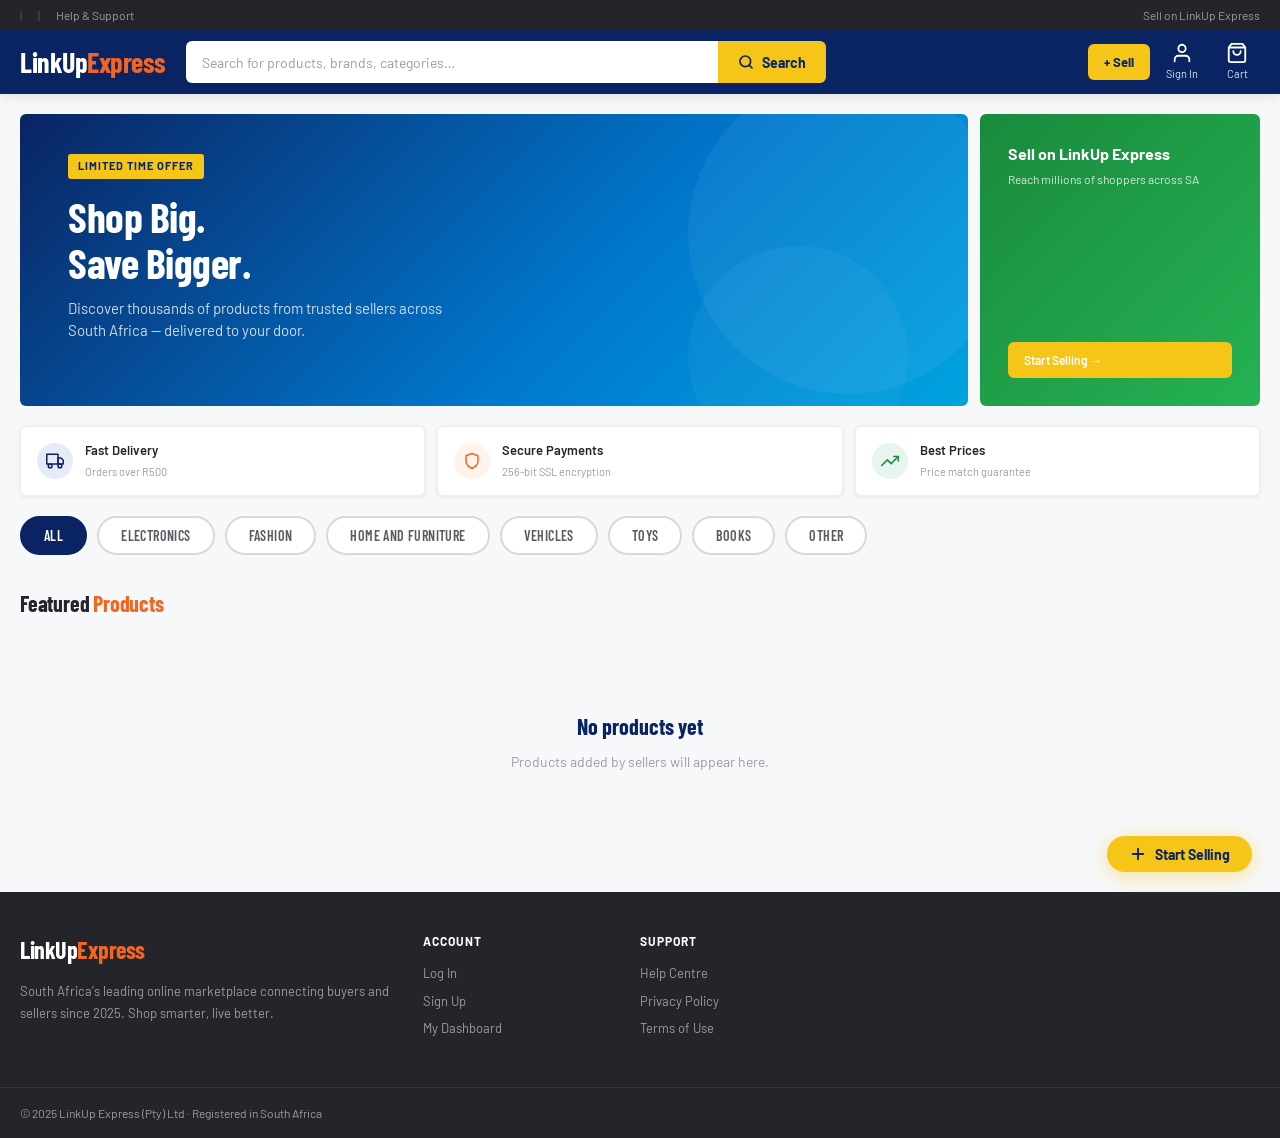
<file: index.html>
<!DOCTYPE html>
<html lang="en">
<head>
  <meta charset="UTF-8" />
  <meta name="viewport" content="width=device-width, initial-scale=1.0" />
  <title>LinkUp Express – South Africa's Online Marketplace</title>
  <link rel="preconnect" href="https://fonts.googleapis.com" />
  <link rel="preconnect" href="https://fonts.gstatic.com" crossorigin />
  <link href="https://fonts.googleapis.com/css2?family=Barlow:wght@400;500;600;700&family=Barlow+Condensed:wght@600;700&display=swap" rel="stylesheet" />
  <link rel="stylesheet" href="public/assets/css/shared.css" />
  <link rel="stylesheet" href="public/assets/css/index.css" />
  <style>
    /* ── User dropdown ── */
    .user-dropdown-trigger {
      display: flex; align-items: center; gap: 8px;
      padding: 6px 12px; background: transparent; border: none;
      cursor: pointer; color: var(--white); border-radius: var(--radius);
      font-family: var(--font); font-size: 13px; font-weight: 600;
      transition: background .15s;
    }
    .user-dropdown-trigger:hover { background: rgba(255,255,255,.10); }
    .user-avatar {
      width: 30px; height: 30px; border-radius: 50%;
      background: var(--yellow); color: var(--blue);
      font-weight: 700; font-size: 14px;
      display: flex; align-items: center; justify-content: center;
      flex-shrink: 0;
    }
    .user-dropdown-menu {
      position: absolute; top: calc(100% + 8px); right: 0;
      background: var(--white); border: 1px solid var(--gray-100);
      border-radius: 10px; box-shadow: 0 8px 30px rgba(0,0,0,.15);
      min-width: 220px; z-index: 200; overflow: hidden;
    }
    .dropdown-user-info { padding: 14px 16px; background: var(--blue-light); }
    .dropdown-name  { font-weight: 700; font-size: 14px; color: var(--blue); }
    .dropdown-email { font-size: 11px; color: var(--gray-400); margin-top: 2px; word-break: break-all; }
    .dropdown-role-badge {
      display: inline-block; margin-top: 6px;
      background: var(--yellow-light); color: var(--yellow-dark);
      font-size: 11px; font-weight: 700; padding: 2px 10px; border-radius: 10px;
    }
    .dropdown-divider { height: 1px; background: var(--gray-100); }
    .dropdown-item {
      display: flex; align-items: center; gap: 10px;
      padding: 11px 16px; font-size: 13px; font-weight: 500;
      color: var(--gray-800); transition: background .12s;
      text-decoration: none; width: 100%; background: none;
      border: none; cursor: pointer; font-family: var(--font); text-align: left;
    }
    .dropdown-item svg { width: 16px; height: 16px; color: var(--gray-400); flex-shrink: 0; }
    .dropdown-item:hover { background: var(--gray-50); color: var(--blue); }
    .dropdown-item:hover svg { color: var(--blue); }
    .dropdown-signout { color: var(--red, #C0392B) !important; }
    .dropdown-signout svg { color: var(--red, #C0392B) !important; }
    .dropdown-signout:hover { background: #FDECEA !important; }
    /* Sidebar button styles */
    /* sidebar removed */
    .cat-filter-btn {
      padding: 9px 22px;
      border: 2px solid var(--gray-200);
      border-radius: 24px;
      background: var(--white);
      color: var(--gray-600);
      font-family: var(--font-cond, Barlow Condensed, sans-serif);
      font-size: 14px;
      font-weight: 600;
      cursor: pointer;
      transition: all .15s;
      text-transform: uppercase;
      letter-spacing: .4px;
    }
    .cat-filter-btn:hover {
      border-color: var(--blue);
      color: var(--blue);
    }
    .cat-filter-btn.active {
      background: var(--blue);
      border-color: var(--blue);
      color: var(--white);
    }
    .sidebar-link-unused {
      display: block; width: 100%; text-align: left;
      background: none; border: none; cursor: pointer;
      font-family: var(--font); font-size: 14px; color: var(--gray-600);
      padding: 7px 12px; border-radius: var(--radius);
      transition: background .12s, color .12s;
    }
    .sidebar-link:hover { background: var(--blue-light); color: var(--blue); }
    .sidebar-link.active {
      background: var(--yellow-light); color: var(--blue);
      font-weight: 700; border-left: 3px solid var(--yellow); padding-left: 9px;
    }
  </style>
</head>
<body>

  <!-- TOP BAR -->
  <div class="topbar">
    <div class="topbar-inner">
      <div class="topbar-links"><span>|</span><span>|</span>
        <a href="public/pages/contact.html">Help &amp; Support</a>
      </div>
      <div class="topbar-links">
        <a href="public/pages/signup.html">Sell on LinkUp Express</a>
      </div>
    </div>
  </div>

  <!-- HEADER -->
  <header>
    <div class="header-inner">
      <!-- Logo -->
      <a href="index.html" class="logo">LinkUp<span>Express</span></a>

      <!-- Search -->
      <div class="search-bar">
        <input type="text" id="site-search-input" placeholder="Search for products, brands, categories…" onkeyup="if(event.key==='Enter') runSiteSearch()" oninput="runSiteSearch()" />
        <button class="search-btn" onclick="runSiteSearch()" type="button">
          <svg viewBox="0 0 24 24" fill="none" stroke="currentColor" stroke-width="2.5" stroke-linecap="round" stroke-linejoin="round">
            <circle cx="11" cy="11" r="8"/><path d="m21 21-4.35-4.35"/>
          </svg>
          Search
        </button>
      </div>

      <!-- Actions -->
      <div class="header-actions">
        <button class="btn-sell" id="sell-btn" onclick="handleSellClick()">+ Sell</button>

        <div class="header-action" id="header-signin" style="cursor:pointer;" onclick="if(!this.querySelector('#user-dropdown'))window.location.href='public/pages/signup.html'">
          <svg viewBox="0 0 24 24" fill="none" stroke="currentColor" stroke-width="2" stroke-linecap="round" stroke-linejoin="round">
            <path d="M20 21v-2a4 4 0 0 0-4-4H8a4 4 0 0 0-4 4v2"/><circle cx="12" cy="7" r="4"/>
          </svg>
          <span data-lue="user-name">Sign In</span>
        </div>

        <a href="public/pages/cart.html" class="header-action">
          <div class="badge" id="cart-count" data-lue="cart-badge">0</div>
          <svg viewBox="0 0 24 24" fill="none" stroke="currentColor" stroke-width="2" stroke-linecap="round" stroke-linejoin="round">
            <path d="M6 2 3 6v14a2 2 0 0 0 2 2h14a2 2 0 0 0 2-2V6l-3-4z"/><line x1="3" y1="6" x2="21" y2="6"/><path d="M16 10a4 4 0 0 1-8 0"/>
          </svg>
          <span>Cart</span>
        </a>
      </div>
    </div>
  </header>

  <!-- MAIN CONTENT -->
  <main class="main">

    <!-- HERO BANNER -->
    <section class="hero">
      <div class="hero-main">
        <div class="hero-tag">Limited Time Offer</div>
        <h1>Shop Big.<br>Save Bigger.</h1>
        <p>Discover thousands of products from trusted sellers across South Africa — delivered to your door.</p>

      </div>
      <div class="hero-side">
        <div class="hero-card hero-card-1">
          <div>
            <h3>Sell on LinkUp Express</h3>
            <p>Reach millions of shoppers across SA</p>
          </div>
          <a href="javascript:void(0)" onclick="handleSellClick()" class="card-link btn-sell">Start Selling →</a>
        </div>

      </div>
    </section>

    <!-- PROMO STRIP -->
    <div class="promo-strip">
      <div class="promo-item">
        <div class="promo-icon blue">
          <svg viewBox="0 0 24 24" fill="none" stroke="currentColor" stroke-width="2" stroke-linecap="round" stroke-linejoin="round"><rect x="1" y="3" width="15" height="13"/><polygon points="16 8 20 8 23 11 23 16 16 16 16 8"/><circle cx="5.5" cy="18.5" r="2.5"/><circle cx="18.5" cy="18.5" r="2.5"/></svg>
        </div>
        <div class="promo-text"><strong>Fast Delivery</strong><span>Orders over R500</span></div>
      </div>
      <div class="promo-item">
        <div class="promo-icon orange">
          <svg viewBox="0 0 24 24" fill="none" stroke="currentColor" stroke-width="2" stroke-linecap="round" stroke-linejoin="round"><path d="M12 22s8-4 8-10V5l-8-3-8 3v7c0 6 8 10 8 10z"/></svg>
        </div>
        <div class="promo-text"><strong>Secure Payments</strong><span>256-bit SSL encryption</span></div>
      </div>
      <div class="promo-item">
        <div class="promo-icon green">
          <svg viewBox="0 0 24 24" fill="none" stroke="currentColor" stroke-width="2" stroke-linecap="round" stroke-linejoin="round"><polyline points="23 6 13.5 15.5 8.5 10.5 1 18"/><polyline points="17 6 23 6 23 12"/></svg>
        </div>
        <div class="promo-text"><strong>Best Prices</strong><span>Price match guarantee</span></div>
      </div>

    </div>

    <!-- CATEGORY FILTER -->
    <section class="section" style="padding-bottom:0;">
      <div style="display:flex;gap:10px;flex-wrap:wrap;overflow-x:auto;-webkit-overflow-scrolling:touch;padding-bottom:4px;scrollbar-width:none;">
        <button class="cat-filter-btn active" onclick="filterByCategory(this,'all')">All</button>
        <button class="cat-filter-btn" onclick="filterByCategory(this,'Electronics')">Electronics</button>
        <button class="cat-filter-btn" onclick="filterByCategory(this,'Fashion')">Fashion</button>
        <button class="cat-filter-btn" onclick="filterByCategory(this,'Home and Furniture')">Home and Furniture</button>
        <button class="cat-filter-btn" onclick="filterByCategory(this,'Vehicles')">Vehicles</button>
        <button class="cat-filter-btn" onclick="filterByCategory(this,'Toys')">Toys</button>
        <button class="cat-filter-btn" onclick="filterByCategory(this,'Books')">Books</button>
        <button class="cat-filter-btn" onclick="filterByCategory(this,'Other')">Other</button>
      </div>
    </section>

    <!-- FEATURED PRODUCTS -->
    <section class="section" style="margin-bottom:0">
      <div class="section-header">
        <h2 class="section-title">Featured <span>Products</span></h2>
      </div>
      <div class="product-grid" id="product-grid">
      </div>
      <div id="no-products-msg" style="text-align:center; padding:60px 20px; color:var(--gray-400);">
        <div style="font-size:48px; margin-bottom:16px;"></div>
        <h3 style="font-family:var(--font-cond);font-size:22px;color:var(--blue);margin-bottom:8px;">No products yet</h3>
        <p style="font-size:14px;">Products added by sellers will appear here.</p>
      </div>
    </section>

  </main>

  <!-- FOOTER -->
  <footer>
    <div class="footer-main">

      <!-- Brand block -->
      <div class="footer-brand">
        <div class="logo">LinkUp<span>Express</span></div>
        <p>South Africa's leading online marketplace connecting buyers and sellers since 2025. Shop smarter, live better.</p>
      </div>

      <!-- Account column -->
      <div class="footer-col">
        <h5>Account</h5>
        <a href="public/pages/signup.html#login">Log In</a>
        <a href="public/pages/signup.html">Sign Up</a>
        <a href="public/pages/profile.html">My Dashboard</a>
      </div>

      <!-- Support column -->
      <div class="footer-col">
        <h5>Support</h5>
        <a href="public/pages/contact.html">Help Centre</a>
        <a href="public/pages/privacy.html">Privacy Policy</a>
        <a href="public/pages/terms.html">Terms of Use</a>
      </div>

    </div>

    <div class="footer-bottom">
      <span>© 2025 LinkUp Express (Pty) Ltd · Registered in South Africa</span>
    </div>
  </footer>

  <!-- FLOATING SELL BUTTON -->
  <a href="javascript:void(0)" onclick="handleSellClick()" class="float-sell btn-sell">
    <svg viewBox="0 0 24 24" fill="none" stroke="currentColor" stroke-width="2.5" stroke-linecap="round" stroke-linejoin="round">
      <line x1="12" y1="5" x2="12" y2="19"/><line x1="5" y1="12" x2="19" y2="12"/>
    </svg>
    Start Selling
  </a>

  <script>
    /* Category sidebar filter  */
    function filterCategory(btn, category) {
      document.querySelectorAll('.sidebar-link').forEach(function(el) { el.classList.remove('active'); });
      btn.classList.add('active');
      var cards  = document.querySelectorAll('.product-card');
      var shown  = 0;
      cards.forEach(function(card) {
        if (category === 'all') { card.style.display = ''; shown++; }
        else {
          var match = (card.dataset.category || '').toLowerCase().includes(category);
          card.style.display = match ? '' : 'none';
          if (match) shown++;
        }
      });
      var noMsg = document.getElementById('no-products-msg');
      if (noMsg) noMsg.style.display = shown === 0 ? 'block' : 'none';
    }

    /* Cart badge from localStorage */
    document.addEventListener('DOMContentLoaded', async function() {
      // Load session from PHP
      await lue_initSession();
      // Update header UI (Sign In button vs user dropdown)
      if (typeof lue_syncHeader === 'function') lue_syncHeader();
      // ── Cart badge 
      var cart = [];
      try { cart = JSON.parse(localStorage.getItem('lue_cart') || '[]'); } catch(e) {}
      var total = cart.reduce(function(s,i){ return s + (i.quantity||1); }, 0);
      var badge = document.getElementById('cart-count');
      if (badge) { badge.textContent = total||''; badge.style.display = total > 0 ? 'flex' : 'none'; }

      // ── Load products from database 
      loadProducts();
    });

    async function loadProducts() {
      var grid  = document.getElementById('product-grid');
      var noMsg = document.getElementById('no-products-msg');
      if (!grid) return;

      try {
        var url  = 'public/api/products.php?action=all';
        var res  = await fetch(url, { credentials: 'same-origin' });
        var data = await res.json();

        if (data.ok && data.data && data.data.length > 0) {
          if (noMsg) noMsg.style.display = 'none';
          grid.innerHTML = '';
          _allProductCards = [];
          data.data.forEach(function(p) {
            var cardEl = makeProductCard(
              p.id,
              p.name || 'Product',
              (p.brand || '').toUpperCase(),
              p.category_name || p.category_slug || '',
              p.seller_name || '',
              Number(p.price || 0),
              p.image_urls || ''
            );
            grid.appendChild(cardEl);
          });
        } else {
          loadLocalListings(grid, noMsg);
        }
      } catch(e) {
        loadLocalListings(grid, noMsg);
      }
    }

    function makeProductCard(id, name, brand, category, seller, price, imageUrls) {
      var catLower = category.toLowerCase();
      var priceStr = price.toLocaleString('en-ZA', { minimumFractionDigits: 2 });
      var card = document.createElement('div');
      card.className       = 'product-card';
      card.dataset.category = catLower;
      card.style.cursor    = 'pointer';
      // Make the whole card clickable except the button
      card.setAttribute('data-category', (category || '').toLowerCase());
      card.setAttribute('data-search', (name + ' ' + brand + ' ' + category + ' ' + seller).toLowerCase());
      card.style.cursor = 'pointer';
      card.addEventListener('click', function(e) {
        if (e.target.tagName === 'BUTTON') return;
        if (id) sessionStorage.setItem('viewingListingId', String(id));
        window.location.href = 'public/pages/product-detail.html?id=' + encodeURIComponent(id);
      });
      // Get first image from image_urls 
      var imgHtml;
      var firstImg = '';
      if (imageUrls) {
        try {
          var imgs = typeof imageUrls === 'string' ? JSON.parse(imageUrls) : imageUrls;
          if (Array.isArray(imgs) && imgs.length > 0) firstImg = imgs[0];
        } catch(e) {
          if (typeof imageUrls === 'string' && imageUrls.startsWith('data:')) firstImg = imageUrls;
        }
      }
      imgHtml = '<div style="height:180px;overflow:hidden;border-radius:var(--radius) var(--radius) 0 0;">' +
          '<img src="' + firstImg + '" alt="' + esc(name) + '" style="width:100%;height:100%;object-fit:cover;" loading="lazy"/></div>';
      card.innerHTML =
        imgHtml +
        '<div style="padding:12px;">' +
        '<div style="font-size:11px;font-weight:700;color:var(--gray-400);letter-spacing:.5px;">' + esc(brand) + '</div>' +
        '<div style="font-weight:700;color:var(--gray-800);margin:4px 0;font-size:14px;">' + esc(name) + '</div>' +
        '<div style="font-size:11px;color:var(--gray-400);margin-bottom:6px;">' + esc(seller) + '</div>' +
                '<div style="font-family:var(--font-cond);font-size:20px;font-weight:700;color:var(--blue);">R&#160;' + priceStr + '</div>' +
        '<button class="add-to-cart-btn" data-id="' + esc(id) + '" data-name="' + esc(name) + '" data-price="' + price + '" ' +
        'style="width:100%;margin-top:10px;padding:10px;background:var(--yellow);color:var(--blue);font-weight:700;border:none;border-radius:var(--radius);cursor:pointer;font-family:var(--font);">Add to Cart</button>' +
        '</div>';
      // Attach click to button separately to avoid quotes issues
      var btn = card.querySelector('.add-to-cart-btn');
      if (btn) btn.addEventListener('click', function(e) {
        e.stopPropagation();
        addToCartQuick(this.dataset.id, this.dataset.name, parseFloat(this.dataset.price));
      });
      return card;
    }

    function loadLocalListings(grid, noMsg) {
      
      // so deleted listings don't appear
      if (noMsg) noMsg.style.display = 'block';
      return;
      var listings = [];
      live.forEach(function(l) {
        var cardEl = makeProductCard(
          l.id || '',
          l.title || 'Product',
          (l.brand || '').toUpperCase(),
          l.category || '',
          '',
          '0.0',
          Number(l.price || 0)
        );
        grid.appendChild(cardEl);
      });
    }

    function addToCartQuick(id, name, price) {
      var cart = [];
      try { cart = JSON.parse(localStorage.getItem('lue_cart') || '[]'); } catch(e) {}
      var existing = cart.find(function(i){ return i.id === id; });
      if (existing) { existing.quantity = (existing.quantity || 1) + 1; }
      else { cart.push({ id: id, name: name, price: price, quantity: 1 }); }
      localStorage.setItem('lue_cart', JSON.stringify(cart));
      

      var badge = document.getElementById('cart-count');
      var total = cart.reduce(function(s,i){ return s + (i.quantity||1); }, 0);
      if (badge) { badge.textContent = total; badge.style.display = 'flex'; }
      

      var t = document.createElement('div');
      t.style.cssText = 'position:fixed;bottom:24px;left:50%;transform:translateX(-50%);background:var(--blue);color:#fff;padding:12px 24px;border-radius:32px;font-weight:600;font-size:13px;z-index:9999;box-shadow:0 4px 20px rgba(0,0,0,.2);';
      t.textContent = '✓ ' + name + ' added to cart!';
      document.body.appendChild(t);
      setTimeout(function(){ document.body.removeChild(t); }, 2500);
    }

    function esc(str) {
      return String(str || '').replace(/[&<>"']/g, function(c){
        return {'&':'&amp;','<':'&lt;','>':'&gt;','"':'&quot;',"'":'&#39;'}[c];
      });
    }

    /* Sign Out — called from main.js dropdown */
    function handleSignOut() {
      lue_logout();
    }
    window.handleSignOut = handleSignOut;

    // Category filter for product grid
    var _allProductCards = [];
    function runSiteSearch() {
      var input = document.getElementById('site-search-input');
      var grid  = document.getElementById('product-grid');
      var noMsg = document.getElementById('no-products-msg');
      if (!input || !grid) return;

      var query = input.value.trim().toLowerCase();

      // Cache cards if not already cached
      if (_allProductCards.length === 0) {
        _allProductCards = Array.from(grid.children);
      }

      // Reset category filter highlight to "All" when searching
      if (query) {
        document.querySelectorAll('.cat-filter-btn').forEach(function(b) { b.classList.remove('active'); });
        var allBtn = document.querySelector('.cat-filter-btn');
        if (allBtn) allBtn.classList.add('active');
      }

      var anyVisible = false;
      _allProductCards.forEach(function(card) {
        var haystack = card.getAttribute('data-search') || '';
        var match = !query || haystack.includes(query);
        card.style.display = match ? '' : 'none';
        if (match) anyVisible = true;
      });

      if (noMsg) noMsg.style.display = anyVisible ? 'none' : '';
    }
    window.runSiteSearch = runSiteSearch;

    function filterByCategory(btn, cat) {
      document.querySelectorAll('.cat-filter-btn').forEach(function(b) { b.classList.remove('active'); });
      btn.classList.add('active');
      // Clear search when switching categories
      var searchInput = document.getElementById('site-search-input');
      if (searchInput) searchInput.value = '';
      var grid = document.getElementById('product-grid');
      if (!grid) return;
      // If no cards cached yet, cache them now
      if (_allProductCards.length === 0) {
        _allProductCards = Array.from(grid.children);
      }
      _allProductCards.forEach(function(card) {
        if (cat === 'all') {
          card.style.display = '';
        } else {
          var cardCat = (card.getAttribute('data-category') || '').toLowerCase().trim();
          var filterCat = cat.toLowerCase().trim();
          // Match if category contains the filter word or vice versa
          var match = cardCat === filterCat || cardCat.includes(filterCat) || filterCat.includes(cardCat);
          card.style.display = match ? '' : 'none';
        }
      });
    }
    window.filterByCategory = filterByCategory;
  </script>

  <script src="public/assets/java/auth.js"></script>
  <script src="public/assets/java/main.js"></script>

</body>
</html>
</file>
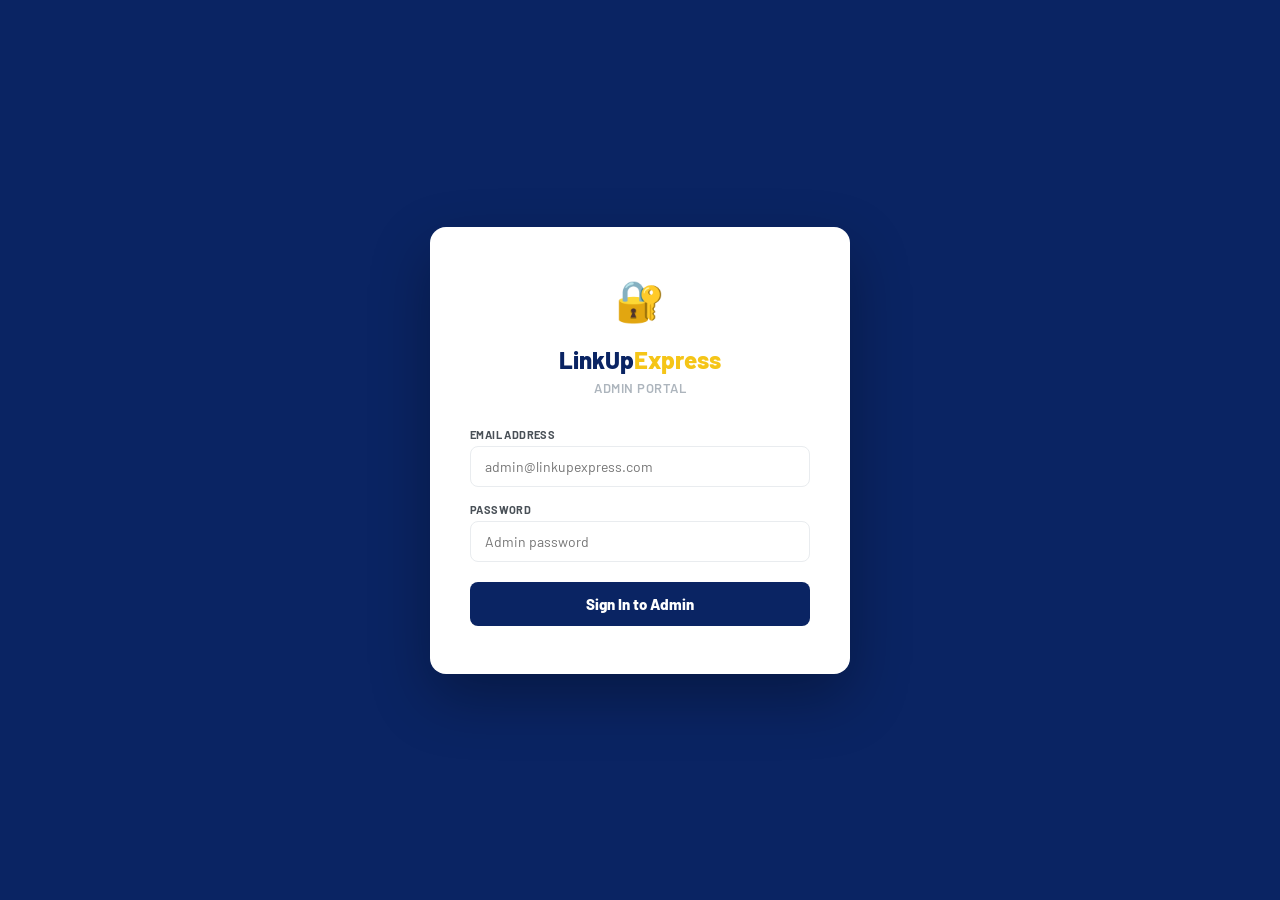
<file: admin/index.html>
<!DOCTYPE html>
<html lang="en">
<head>
  <meta charset="UTF-8"/>
  <meta name="viewport" content="width=device-width, initial-scale=1.0"/>
  <title>Admin Dashboard – LinkUp Express</title>
  <link href="https://fonts.googleapis.com/css2?family=Barlow:wght@400;600;700;800&display=swap" rel="stylesheet">
  <style>
    *,*::before,*::after{box-sizing:border-box;margin:0;padding:0}
    :root{--blue:#0A2463;--blue-mid:#1B3A8C;--yellow:#F5C518;--red:#C0392B;--green:#2E7D32;
      --gray-50:#F8F9FA;--gray-100:#F1F3F5;--gray-200:#E9ECEF;--gray-400:#ADB5BD;
      --gray-600:#495057;--gray-700:#343A40;--dark:#0D1B2A;--white:#fff;--radius:8px}
    body{font-family:'Barlow',sans-serif;background:var(--gray-50);color:var(--dark);display:flex;min-height:100vh}

    /* SIDEBAR */
    .sidebar{width:230px;background:var(--blue);color:var(--white);display:flex;flex-direction:column;flex-shrink:0;min-height:100vh}
    .sidebar-logo{padding:24px 20px;font-size:18px;font-weight:800;border-bottom:1px solid rgba(255,255,255,.1)}
    .sidebar-logo span{color:var(--yellow)}
    .sidebar-logo small{display:block;font-size:11px;font-weight:600;color:rgba(255,255,255,.5);letter-spacing:.5px;margin-top:2px}
    .sidebar-section{padding:16px 20px 6px;font-size:10px;font-weight:700;color:rgba(255,255,255,.4);text-transform:uppercase;letter-spacing:.8px}
    .nav-btn{width:100%;background:none;border:none;color:rgba(255,255,255,.75);font-family:'Barlow',sans-serif;font-size:13px;font-weight:600;text-align:left;padding:10px 20px;cursor:pointer;display:flex;align-items:center;gap:10px;transition:all .15s}
    .nav-btn:hover{background:rgba(255,255,255,.08);color:var(--white)}
    .nav-btn.active{background:rgba(245,197,24,.15);color:var(--yellow);border-right:3px solid var(--yellow)}
    .nav-btn .icon{font-size:15px;width:18px;text-align:center}
    .sidebar-footer{margin-top:auto;padding:16px 20px;border-top:1px solid rgba(255,255,255,.1)}
    .btn-logout{width:100%;background:rgba(192,57,43,.2);color:#ff8a80;border:none;border-radius:var(--radius);padding:9px;font-family:'Barlow',sans-serif;font-size:13px;font-weight:700;cursor:pointer}
    .btn-logout:hover{background:var(--red);color:var(--white)}

    /* MAIN */
    .main{flex:1;display:flex;flex-direction:column;overflow:hidden}
    .topbar{background:var(--white);border-bottom:1px solid var(--gray-200);padding:14px 28px;display:flex;align-items:center;justify-content:space-between}
    .topbar h1{font-size:18px;font-weight:800;color:var(--dark)}
    .admin-badge{background:rgba(10,36,99,.1);color:var(--blue);padding:5px 12px;border-radius:20px;font-size:12px;font-weight:700}
    .content{flex:1;padding:28px;overflow-y:auto}

    /* STATS */
    .stats-grid{display:grid;grid-template-columns:repeat(4,1fr);gap:16px;margin-bottom:28px}
    .stat-card{background:var(--white);border-radius:var(--radius);padding:20px;box-shadow:0 1px 6px rgba(10,36,99,.07)}
    .stat-num{font-size:28px;font-weight:800;color:var(--blue)}
    .stat-lbl{font-size:12px;color:var(--gray-400);font-weight:600;margin-top:3px}

    /* TABLE PANEL */
    .panel{background:var(--white);border-radius:var(--radius);box-shadow:0 1px 6px rgba(10,36,99,.07);overflow:hidden}
    .panel-header{padding:16px 20px;border-bottom:1px solid var(--gray-100);display:flex;align-items:center;justify-content:space-between;gap:12px;flex-wrap:wrap}
    .panel-title{font-size:15px;font-weight:700;color:var(--dark)}
    .panel-actions{display:flex;gap:8px;align-items:center}
    .search-input{padding:7px 12px;border:1.5px solid var(--gray-200);border-radius:var(--radius);font-family:'Barlow',sans-serif;font-size:13px;outline:none;width:200px}
    .search-input:focus{border-color:var(--blue)}
    .btn-add{background:var(--blue);color:var(--white);border:none;border-radius:var(--radius);padding:8px 16px;font-family:'Barlow',sans-serif;font-size:13px;font-weight:700;cursor:pointer}
    .btn-add:hover{background:var(--blue-mid)}
    .btn-refresh{background:var(--gray-100);color:var(--gray-700);border:none;border-radius:var(--radius);padding:8px 12px;font-size:13px;cursor:pointer;font-family:'Barlow',sans-serif;font-weight:600}

    /* DATA TABLE */
    .table-wrap{overflow-x:auto;max-height:calc(100vh - 320px);overflow-y:auto}
    table{width:100%;border-collapse:collapse;font-size:13px}
    th{background:var(--gray-50);padding:10px 14px;text-align:left;font-size:11px;font-weight:700;color:var(--gray-600);text-transform:uppercase;letter-spacing:.4px;position:sticky;top:0;border-bottom:1px solid var(--gray-200);white-space:nowrap}
    td{padding:10px 14px;border-bottom:1px solid var(--gray-100);vertical-align:top;max-width:220px;overflow:hidden;text-overflow:ellipsis;white-space:nowrap}
    tr:hover td{background:var(--gray-50)}
    .td-actions{display:flex;gap:6px;white-space:nowrap}
    .btn-edit{background:#E8F4FF;color:#1565C0;border:none;border-radius:5px;padding:4px 10px;font-size:11px;font-weight:700;cursor:pointer}
    .btn-edit:hover{background:#1565C0;color:var(--white)}
    .btn-del{background:#FEE;color:var(--red);border:none;border-radius:5px;padding:4px 10px;font-size:11px;font-weight:700;cursor:pointer}
    .btn-del:hover{background:var(--red);color:var(--white)}
    .btn-pause{background:#FFF8E1;color:#F57F17;border:none;border-radius:5px;padding:4px 10px;font-size:11px;font-weight:700;cursor:pointer}
    .pill{display:inline-block;padding:2px 8px;border-radius:10px;font-size:11px;font-weight:700}
    .pill-live{background:#E8F5E9;color:#2E7D32}
    .pill-draft{background:var(--gray-100);color:var(--gray-600)}
    .pill-seller{background:rgba(245,197,24,.2);color:#7B5800}
    .pill-buyer{background:rgba(10,36,99,.1);color:var(--blue)}
    .pill-deleted{background:#FEE;color:var(--red)}
    .empty{text-align:center;padding:48px 20px;color:var(--gray-400);font-size:14px}

    /* MODAL */
    .modal-bg{display:none;position:fixed;inset:0;background:rgba(0,0,0,.5);z-index:1000;align-items:center;justify-content:center}
    .modal-bg.open{display:flex}
    .modal{background:var(--white);border-radius:12px;padding:28px;width:100%;max-width:520px;max-height:90vh;overflow-y:auto;box-shadow:0 20px 60px rgba(0,0,0,.3)}
    .modal h3{font-size:17px;font-weight:800;color:var(--blue);margin-bottom:20px}
    .modal label{display:block;font-size:11px;font-weight:700;text-transform:uppercase;letter-spacing:.4px;color:var(--gray-600);margin-bottom:5px;margin-top:12px}
    .modal input,.modal select,.modal textarea{width:100%;padding:9px 13px;border:1.5px solid var(--gray-200);border-radius:var(--radius);font-family:'Barlow',sans-serif;font-size:13px;color:var(--dark);outline:none}
    .modal input:focus,.modal select:focus,.modal textarea:focus{border-color:var(--blue)}
    .modal textarea{min-height:80px;resize:vertical}
    .modal-actions{display:flex;gap:10px;margin-top:20px;justify-content:flex-end}
    .btn-save{background:var(--blue);color:var(--white);border:none;border-radius:var(--radius);padding:10px 24px;font-family:'Barlow',sans-serif;font-size:14px;font-weight:700;cursor:pointer}
    .btn-cancel{background:var(--gray-100);color:var(--gray-700);border:none;border-radius:var(--radius);padding:10px 20px;font-family:'Barlow',sans-serif;font-size:14px;font-weight:600;cursor:pointer}

    /* TOAST */
    #toast{position:fixed;bottom:24px;left:50%;transform:translateX(-50%) translateY(80px);background:var(--blue);color:var(--yellow);padding:11px 22px;border-radius:32px;font-size:13px;font-weight:700;z-index:9999;transition:transform .3s,opacity .3s;opacity:0;pointer-events:none}
    #toast.show{transform:translateX(-50%) translateY(0);opacity:1}

    .loading{text-align:center;padding:40px;color:var(--gray-400)}

    /* ── HAMBURGER ── */
    .hamburger{display:none;flex-direction:column;gap:5px;cursor:pointer;padding:8px;background:none;border:none;}
    .hamburger span{display:block;width:22px;height:2px;background:var(--white);border-radius:2px;transition:all .2s;}

    /* ── SIDEBAR OVERLAY ── */
    .sidebar-overlay{display:none;position:fixed;inset:0;background:rgba(0,0,0,.5);z-index:199;}
    .sidebar-overlay.open{display:block;}

    /* ── MOBILE ── */
    @media (max-width: 768px) {
      body { overflow-x: hidden; }

      /* Sidebar becomes slide-in drawer */
      .sidebar {
        position: fixed;
        left: -260px;
        top: 0;
        height: 100vh;
        width: 240px;
        z-index: 200;
        transition: left .25s ease;
        overflow-y: auto;
      }
      .sidebar.open { left: 0; }

      /* Main takes full width */
      .main { width: 100%; }

      /* Topbar */
      .topbar { padding: 12px 14px; gap: 8px; }
      .topbar h1 { font-size: 15px; }
      .admin-badge { font-size: 10px; padding: 4px 8px; max-width: 140px; overflow: hidden; text-overflow: ellipsis; white-space: nowrap; }
      .hamburger { display: flex; }

      /* Content */
      .content { padding: 14px; }

      /* Stats grid — 2 cols */
      .stats-grid { grid-template-columns: 1fr 1fr; gap: 10px; margin-bottom: 16px; }
      .stat-card { padding: 14px; }
      .stat-num { font-size: 20px; }
      .stat-lbl { font-size: 11px; }

      /* Panel */
      .panel-header { flex-direction: column; align-items: flex-start; gap: 8px; padding: 12px 14px; }
      .panel-actions { width: 100%; flex-wrap: wrap; }
      .search-input { width: 100%; }
      .btn-add, .btn-refresh { font-size: 12px; padding: 7px 12px; }

      /* Table */
      .table-wrap { max-height: 60vh; }
      table { font-size: 12px; }
      th, td { padding: 8px 8px; }
      .td-actions { gap: 4px; }
      .btn-edit, .btn-del, .btn-pause { padding: 3px 7px; font-size: 10px; }

      /* Modal */
      .modal { padding: 20px 16px; margin: 10px; width: calc(100% - 20px); max-width: none; max-height: 85vh; }
      .modal h3 { font-size: 15px; }
      .modal input, .modal select, .modal textarea { font-size: 16px; }
    }

    @media (max-width: 480px) {
      .stats-grid { grid-template-columns: 1fr 1fr; gap: 8px; }
      .stat-num { font-size: 18px; }
      .topbar h1 { font-size: 13px; }
      .admin-badge { display: none; }
      th, td { padding: 6px; font-size: 11px; }
    }
  </style>
</head>
<body>

  <!-- SIDEBAR OVERLAY (mobile) -->
  <div class="sidebar-overlay" id="sidebar-overlay" onclick="toggleSidebar()"></div>

  <!-- SIDEBAR -->
  <div class="sidebar" id="sidebar">
    <div class="sidebar-logo">LinkUp<span>Express</span><small>Admin Dashboard</small></div>

    <div class="sidebar-section">Overview</div>
    <button class="nav-btn active" onclick="showSection('dashboard')" id="nav-dashboard">
      <span class="icon"></span> Dashboard
    </button>

    <div class="sidebar-section">Database Tables</div>
    <button class="nav-btn" onclick="showSection('users')" id="nav-users">
      <span class="icon"></span> Users
    </button>
    <button class="nav-btn" onclick="showSection('seller_profiles')" id="nav-seller_profiles">
      <span class="icon"></span> Seller Profiles
    </button>
    <button class="nav-btn" onclick="showSection('listings')" id="nav-listings">
      <span class="icon"></span> Listings
    </button>
    <button class="nav-btn" onclick="showSection('products')" id="nav-products">
      <span class="icon"></span> Products
    </button>
    <button class="nav-btn" onclick="showSection('categories')" id="nav-categories">
      <span class="icon"></span> Categories
    </button>
    <button class="nav-btn" onclick="showSection('orders')" id="nav-orders">
      <span class="icon"></span> Orders
    </button>
    <button class="nav-btn" onclick="showSection('order_items')" id="nav-order_items">
      <span class="icon"></span> Order Items
    </button>
    <button class="nav-btn" onclick="showSection('cart_items')" id="nav-cart_items">
      <span class="icon"></span> Cart Items
    </button>

    <div class="sidebar-section">Super Admin Only</div>
    <button class="nav-btn" onclick="showSection('admin_users')" id="nav-admin_users" style="display:none;">
      <span class="icon"></span> Admin Users
    </button>

    <div class="sidebar-footer">
      <div id="admin-type-badge" style="font-size:11px;color:rgba(255,255,255,.5);margin-bottom:10px;padding:6px 10px;background:rgba(255,255,255,.05);border-radius:6px;text-align:center;"></div>
      <button class="btn-logout" onclick="adminLogout()"> Sign Out</button>
    </div>
  </div>

  <!-- MAIN -->
  <div class="main">
    <div class="topbar">
      <div style="display:flex;align-items:center;gap:10px;">
        <button class="hamburger" id="hamburger-btn" onclick="toggleSidebar()" aria-label="Menu">
          <span></span><span></span><span></span>
        </button>
        <h1 id="page-title">Dashboard</h1>
      </div>
      <span class="admin-badge"> Admin: <span id="admin-name">—</span></span>
    </div>
    <div class="content" id="content">
      <div class="loading">Loading...</div>
    </div>
  </div>

  <!-- EDIT/ADD MODAL -->
  <div class="modal-bg" id="modal-bg">
    <div class="modal">
      <h3 id="modal-title">Edit Record</h3>
      <div id="modal-fields"></div>
      <div class="modal-actions">
        <button class="btn-cancel" onclick="closeModal()">Cancel</button>
        <button class="btn-save" onclick="saveRecord()">Save Changes</button>
      </div>
    </div>
  </div>

  <div id="toast"></div>

  <script>
    // ── Auth guard ─────────────────────────────────────────────────
    var token      = sessionStorage.getItem('admin_token');
    var isSuperAdmin = sessionStorage.getItem('admin_super') === 'true';
    if (!token) { window.location.href = 'login.html'; }

    var adminName = sessionStorage.getItem('admin_user') || 'Admin';
    var adminType = isSuperAdmin ? 'Super Admin' : 'Admin';
    document.getElementById('admin-name').textContent = adminName;

    // Set type badge in sidebar
    var badge = document.getElementById('admin-type-badge');
    if (badge) {
      badge.textContent  = isSuperAdmin ? ' Super Admin' : ' Admin';
      badge.style.color  = isSuperAdmin ? 'var(--yellow)' : 'rgba(255,255,255,.5)';
    }

    // Show super admin section in sidebar if applicable
    if (isSuperAdmin) {
      var saNav = document.getElementById('nav-admin_users');
      if (saNav) saNav.style.display = 'flex';
    }

    // Welcome toast
    setTimeout(function() {
      toast('Welcome back, ' + adminName + (isSuperAdmin ? ' (Super Admin)' : '') + '!');
    }, 500);

    var currentSection = 'dashboard';
    var currentData    = [];
    var editingId      = null;
    var editingTable   = null;

    // ── API helper ─────────────────────────────────────────────────
    function api(path, method, body) {
      var opts = {
        method: method || 'GET',
        headers: {'Content-Type':'application/json','X-Admin-Token': token}
      };
      if (body) opts.body = JSON.stringify(body);
      return fetch('api/' + path, opts).then(function(r){ return r.json(); });
    }

    // ── Navigation ─────────────────────────────────────────────────
    function showSection(name) {
      currentSection = name;
      document.querySelectorAll('.nav-btn').forEach(function(b){ b.classList.remove('active'); });
      var nb = document.getElementById('nav-' + name);
      if (nb) nb.classList.add('active');
      document.getElementById('page-title').textContent = name.charAt(0).toUpperCase() + name.slice(1).replace(/_/g,' ');
      if (name === 'dashboard') { loadDashboard(); return; }
      loadTable(name);
    }

    // ── DASHBOARD ─────────────────────────────────────────────────
    function loadDashboard() {
      document.getElementById('page-title').textContent = 'Dashboard';
      api('stats.php').then(function(d) {
        if (!d.ok) { showContent('<div class="empty">Could not load stats.</div>'); return; }
        var s = d.data;
        var html = '<div class="stats-grid">' +
          statCard(s.users || 0, 'Total Users') +
          statCard(s.listings || 0, 'Total Listings') +
          statCard(s.orders || 0, 'Total Orders') +
          statCard('R ' + Number(s.revenue || 0).toLocaleString('en-ZA', {minimumFractionDigits:2}), 'Total Revenue') +
          '</div>' +
          '<div class="panel"><div class="panel-header"><span class="panel-title">Recent Orders</span></div>' +
          '<div class="table-wrap"><table><thead><tr><th>Ref</th><th>Buyer</th><th>Total</th><th>Status</th><th>Date</th></tr></thead>' +
          '<tbody>' + (s.recent_orders || []).map(function(o){
            return '<tr><td>' + esc(o.ref_number) + '</td><td>' + esc(o.buyer_name||'—') + '</td>' +
              '<td>R ' + Number(o.total||0).toFixed(2) + '</td><td><span class="pill pill-live">' + esc(o.status) + '</span></td>' +
              '<td>' + esc((o.placed_at||'').substring(0,10)) + '</td></tr>';
          }).join('') + '</tbody></table></div></div>';
        showContent(html);
      });
    }
    function statCard(n, l) {
      return '<div class="stat-card"><div class="stat-num">' + n + '</div><div class="stat-lbl">' + l + '</div></div>';
    }

    // ── TABLE LOADER ──────────────────────────────────────────────
    function loadTable(table) {
      showContent('<div class="loading">Loading ' + table + '...</div>');
      api('table.php?table=' + table).then(function(d) {
        if (!d.ok) { showContent('<div class="empty">Error: ' + esc(d.error || 'Unknown error') + '</div>'); return; }
        var payload  = d.data || {};
        currentData  = payload.rows    || [];
        var columns  = payload.columns || [];
                if (currentData.length === 0) {
          var emptyHtml = '<div class="panel"><div class="panel-header">' +
            '<span class="panel-title">' + esc(table) + '</span>' +
            '<div class="panel-actions">' +
            '<button class="btn-refresh" onclick="loadTable(currentSection)">&#8635; Refresh</button>';
          if (['users','categories','listings'].indexOf(table) !== -1) {
            emptyHtml += '<button class="btn-add" onclick="openAdd(currentSection)">+ Add New</button>';
          }
          emptyHtml += '</div></div><div class="empty">No records found in ' + esc(table) + '.</div></div>';
          showContent(emptyHtml);
          return;
        }
        renderTable(table, currentData, columns);
      }).catch(function(e) {
        showContent('<div class="empty">Failed to load table: ' + esc(e.message) + '</div>');
      });
    }

    function renderTable(table, rows, columns) {
      var canAdd    = ['users','categories','listings','admin_users'].includes(table) && (table !== 'admin_users' || isSuperAdmin);
      var canEdit   = true;
      var canDelete = true;

      var header = '<div class="panel-header">' +
        '<span class="panel-title">' + table + ' <span style="color:var(--gray-400);font-weight:400;font-size:13px;">(' + rows.length + ' rows)</span></span>' +
        '<div class="panel-actions">' +
        '<input class="search-input" placeholder="Search..." oninput="filterRows(this.value,\'' + table + '\')" />' +
        (canAdd ? '<button class="btn-add" onclick="openAdd(\'' + table + '\')">+ Add New</button>' : '') +
        '<button class="btn-refresh" onclick="loadTable(\'' + table + '\')">↺ Refresh</button>' +
        '</div></div>';

      if (rows.length === 0) {
        showContent('<div class="panel">' + header + '<div class="empty">No records found.</div></div>');
        return;
      }

      if (!rows || rows.length === 0) { showContent('<div class="empty">No records.</div>'); return; }
      var cols = (columns && columns.length) ? columns : Object.keys(rows[0] || {});
      if (!cols.length) { showContent('<div class="empty">No columns found.</div>'); return; }
      // Limit display columns to avoid overflow — show first 8
      var displayCols = cols.slice(0, 8);

      var thead = '<tr>' + displayCols.map(function(c){
        return '<th>' + esc(c) + '</th>';
      }).join('') + '<th>Actions</th></tr>';

      // Store rows in global map for safe onclick access
      window._rowCache = {};
      rows.forEach(function(row, idx) { window._rowCache[idx] = row; });

      var tbody = rows.map(function(row, idx) {
        var cells = displayCols.map(function(col) {
          var val = row[col];
          if (val === null || val === undefined) val = '—';
          var sval = String(val);
          if (sval.length > 40) sval = sval.substring(0,40) + '…';
          return '<td title="' + esc(String(row[col]||'')) + '">' + esc(sval) + '</td>';
        }).join('');

        var actions = '<td class="td-actions">';
        if (canEdit) {
          actions += '<button class="btn-edit" data-idx="' + idx + '" data-tbl="' + esc(table) + '" onclick="openEditByIdx(+this.dataset.idx,this.dataset.tbl)">Edit</button>';
        }
        if (table === 'listings') {
          actions += '<button class="btn-pause" data-id="' + String(row.id||'') + '" data-st="' + String(row.status||'live') + '" onclick="toggleListingStatus(this.dataset.id,this.dataset.st)">Pause/Live</button>';
        }
        if (canDelete) {
          actions += '<button class="btn-del" data-tbl="' + table + '" data-id="' + String(row.id||row.email||'') + '" onclick="deleteRecord(this.dataset.tbl,this.dataset.id)">Delete</button>';
        }
        actions += '</td>';

        return '<tr>' + cells + actions + '</tr>';
      }).join('');

      var html = '<div class="panel" id="table-panel">' + header +
        '<div class="table-wrap"><table><thead>' + thead + '</thead><tbody id="table-body">' + tbody + '</tbody></table></div></div>';
      showContent(html);
    }

    // ── FILTER ────────────────────────────────────────────────────
    function filterRows(q, table) {
      var filtered = currentData.filter(function(row) {
        return JSON.stringify(row).toLowerCase().includes(q.toLowerCase());
      });
      var tbody = document.getElementById('table-body');
      if (!tbody) return;
      if (filtered.length === 0) { tbody.innerHTML = '<tr><td colspan="20" class="empty">No results for "' + esc(q) + '"</td></tr>'; return; }
      if (!currentData || !currentData[0]) return;
      var cols = Object.keys(currentData[0]).slice(0,8);
      tbody.innerHTML = filtered.map(function(row) {
        var cells = cols.map(function(col){
          var val = row[col]; if (val===null||val===undefined) val='—';
          if (String(val).length>40) val=String(val).substring(0,40)+'…';
          return '<td>' + esc(String(val)) + '</td>';
        }).join('');
        var rowId = esc(String(row.id||row.email||''));
        return '<tr>' + cells +
          '<td class="td-actions">' +
          '<button class="btn-edit" data-id="' + esc(String(row.id||'')) + '" data-tbl="' + esc(table) + '" onclick="openEditById(this.dataset.id,this.dataset.tbl)">Edit</button>' +
          '<button class="btn-del" data-tbl="' + table + '" data-id="' + String(row.id||row.email||'') + '" onclick="deleteRecord(this.dataset.tbl,this.dataset.id)">Delete</button>' +
          '</td></tr>';
      }).join('');

    }

    // ── MODAL ─────────────────────────────────────────────────────
    var _editTable = null;
    var _editRow   = null;

    // Called from table row buttons — looks up row from cache by index
    function openEditByIdx(idx, table) {
      var row = window._rowCache ? window._rowCache[idx] : null;
      if (!row) { toast('Row not found.', true); return; }
      openEdit(table, row);
    }

    // Called from filtered rows — looks up by id
    function openEditById(id, table) {
      var row = currentData.find(function(r){ return String(r.id||r.email) === String(id); });
      if (!row) { toast('Row not found.', true); return; }
      openEdit(table, row);
    }

    function openEdit(table, row) {
      _editTable = table;
      _editRow   = row;
      editingId  = row.id || row.email;
      document.getElementById('modal-title').textContent = 'Edit ' + table + ' record';
      buildModalFields(table, row);
      document.getElementById('modal-bg').classList.add('open');
    }

    function openAdd(table) {
      _editTable = table;
      _editRow   = null;
      editingId  = null;
      document.getElementById('modal-title').textContent = 'Add new ' + table + ' record';
      buildModalFields(table, null);
      document.getElementById('modal-bg').classList.add('open');
    }

    function buildModalFields(table, row) {
      var skip = ['password_hash','created_at','updated_at','placed_at','image_urls','tags','avg_rating','review_count','model_number'];

      // For admin_users add-new: super admin only form
      if (table === 'admin_users' && !row) {
        var html = '';
        html += '<label>Full Name *</label><input name="full_name" placeholder="e.g. John Smith"/>';
        html += '<label>Email Address *</label><input name="email" type="email" placeholder="e.g. john@linkupexpress.com"/>';
        html += '<label>Password *</label><input type="password" name="password" placeholder="Strong password"/>';
        html += '<label>Super Admin</label>';
        html += '<select name="super_admin"><option value="0">No — Regular Admin</option><option value="1">Yes — Super Admin</option></select>';
        html += '<small style="color:var(--gray-400);font-size:11px;margin-top:8px;display:block;"> Super Admins can manage other admin accounts.</small>';
        document.getElementById('modal-fields').innerHTML = html;
        return;
      }

      // For listings add-new: show friendly fields, not raw IDs
      if (table === 'listings' && !row) {
        var html = '';
        html += '<label>Product Name *</label><input name="name" placeholder="e.g. Sony Headphones"/>';
        html += '<label>Brand</label><input name="brand" placeholder="e.g. Sony"/>';
        html += '<label>Category</label><select name="category">' +
          ['Electronics','Fashion','Home and Furniture','Vehicles','Toys','Books','Other']
            .map(function(cat){ return '<option value="' + cat + '">' + cat + '</option>'; }).join('') +
          '</select>';
        html += '<label>Description</label><textarea name="description" placeholder="Product description..."></textarea>';
        html += '<label>Price (R) *</label><input name="price" type="number" step="0.01" placeholder="e.g. 1500"/>';
        html += '<label>Stock Quantity</label><input name="stock_qty" type="number" value="1"/>';
        html += '<label>Condition</label><select name="condition">' +
          ['New','Used - Like New','Used - Good','Used - Fair'].map(function(c){ return '<option>' + c + '</option>'; }).join('') + '</select>';
        html += '<label>Status</label><select name="status"><option value="live">live</option><option value="draft">draft</option><option value="paused">paused</option></select>';
        html += '<label>Seller ID *</label><input name="seller_id" placeholder="Paste seller_profiles.id here"/>';
        html += '<small style="color:var(--gray-400);font-size:11px;">Tip: Find the seller ID in the Seller Profiles table</small>';
        document.getElementById('modal-fields').innerHTML = html;
        return;
      }

      var keys  = row ? Object.keys(row) : getDefaultKeys(table);
      var html  = keys.filter(function(k){ return !skip.includes(k); }).map(function(k) {
        var val = row ? (row[k]||'') : '';
        if (k === 'role') {
          return '<label>' + k + '</label><select name="' + k + '">' +
            ['buyer','seller','admin'].map(function(r){ return '<option value="' + r + '"' + (val===r?' selected':'') + '>' + r + '</option>'; }).join('') + '</select>';
        }
        if (k === 'status') {
          return '<label>' + k + '</label><select name="' + k + '">' +
            ['live','draft','paused','out_of_stock','deleted','active','pending'].map(function(s){
              return '<option value="' + s + '"' + (val===s?' selected':'') + '>' + s + '</option>';
            }).join('') + '</select>';
        }
        if (k === 'id') {
          return '<label>id (read-only)</label><input name="id" value="' + esc(String(val)) + '" readonly style="background:var(--gray-50);color:var(--gray-400)">';
        }
        if (k === 'password' && !row) {
          return '<label>Password (new user)</label><input type="password" name="password" placeholder="Enter password">';
        }
        var isLong = String(val).length > 60;
        if (isLong) {
          return '<label>' + k + '</label><textarea name="' + k + '">' + esc(String(val)) + '</textarea>';
        }
        return '<label>' + k + '</label><input name="' + k + '" value="' + esc(String(val)) + '">';
      }).join('');
      document.getElementById('modal-fields').innerHTML = html;
    }

    function getDefaultKeys(table) {
      var defaults = {
        users:      ['full_name','email','phone','password','role'],
        categories: ['name','slug'],
        listings:   ['name','brand','category','description','price','stock_qty','condition','status','seller_id'],
      };
      return defaults[table] || ['id'];
    }

    function closeModal() {
      document.getElementById('modal-bg').classList.remove('open');
      _editRow = null; _editTable = null; editingId = null;
    }

    function saveRecord() {
      var fields = document.querySelectorAll('#modal-fields input, #modal-fields select, #modal-fields textarea');
      var data = {};
      fields.forEach(function(f){ if (f.name) data[f.name] = f.value; });
      data.table = _editTable;

      var isNew     = !editingId;
      var savedTable = _editTable; // capture before closeModal() clears it
      var path      = isNew ? 'table.php?action=insert' : 'table.php?action=update&id=' + encodeURIComponent(editingId);

      api(path, 'POST', data).then(function(d) {
        if (d.ok) {
          closeModal();
          toast(isNew ? 'Record added!' : 'Record updated!');
          loadTable(savedTable);
        } else {
          toast('Error: ' + (d.error || 'Save failed'), true);
        }
      }).catch(function(e) {
        toast('Request failed: ' + e.message, true);
      });
    }

    // ── DELETE ────────────────────────────────────────────────────
    function deleteRecord(table, id) {
      if (!table || table === 'null') { toast('Error: table not specified', true); return; }
      if (!id || id === 'null' || id === 'undefined') { toast('Error: record ID missing', true); return; }
      if (!confirm('Permanently delete this record from ' + table + '? This cannot be undone.')) return;
      console.log('Deleting:', table, id);
      api('table.php?action=delete&table=' + encodeURIComponent(table) + '&id=' + encodeURIComponent(id), 'POST')
        .then(function(d) {
          console.log('Delete response:', d);
          if (d.ok) { toast('Record deleted.'); loadTable(table); }
          else       { toast('Error: ' + (d.error || 'Delete failed'), true); }
        }).catch(function(e) { toast('Request failed: ' + e.message, true); });
    }

    // ── TOGGLE LISTING STATUS ─────────────────────────────────────
    function toggleListingStatus(id, currentStatus) {
      var newStatus = currentStatus === 'live' ? 'paused' : 'live';
      api('table.php?action=update&id=' + encodeURIComponent(id), 'POST', {table:'listings', status: newStatus, id: id})
        .then(function(d){ if (d.ok) { toast('Listing ' + newStatus + '!'); loadTable('listings'); } });
    }

    // ── HELPERS ───────────────────────────────────────────────────
    function showContent(html) { document.getElementById('content').innerHTML = html; }

    function esc(str) {
      return String(str).replace(/&/g,'&amp;').replace(/</g,'&lt;').replace(/>/g,'&gt;').replace(/"/g,'&quot;');
    }

    function toast(msg, isErr) {
      var t = document.getElementById('toast');
      t.textContent = msg;
      t.style.background = isErr ? 'var(--red)' : 'var(--blue)';
      t.style.color      = isErr ? '#fff' : 'var(--yellow)';
      t.classList.add('show');
      clearTimeout(t._t);
      t._t = setTimeout(function(){ t.classList.remove('show'); }, 3000);
    }

    function adminLogout() {
      sessionStorage.removeItem('admin_token');
      sessionStorage.removeItem('admin_user');
      window.location.href = 'login.html';
    }

    // ── BOOT ─────────────────────────────────────────────────────
    loadDashboard();

    // ── MOBILE SIDEBAR TOGGLE ──────────────────────────────────────
    function toggleSidebar() {
      var sidebar  = document.getElementById('sidebar');
      var overlay  = document.getElementById('sidebar-overlay');
      var isOpen   = sidebar.classList.contains('open');
      sidebar.classList.toggle('open', !isOpen);
      overlay.classList.toggle('open', !isOpen);
    }

    // Close sidebar when a nav item is clicked on mobile
    document.querySelectorAll('.nav-btn').forEach(function(btn) {
      btn.addEventListener('click', function() {
        if (window.innerWidth <= 768) {
          document.getElementById('sidebar').classList.remove('open');
          document.getElementById('sidebar-overlay').classList.remove('open');
        }
      });
    });
  </script>
</body>
</html>
</file>
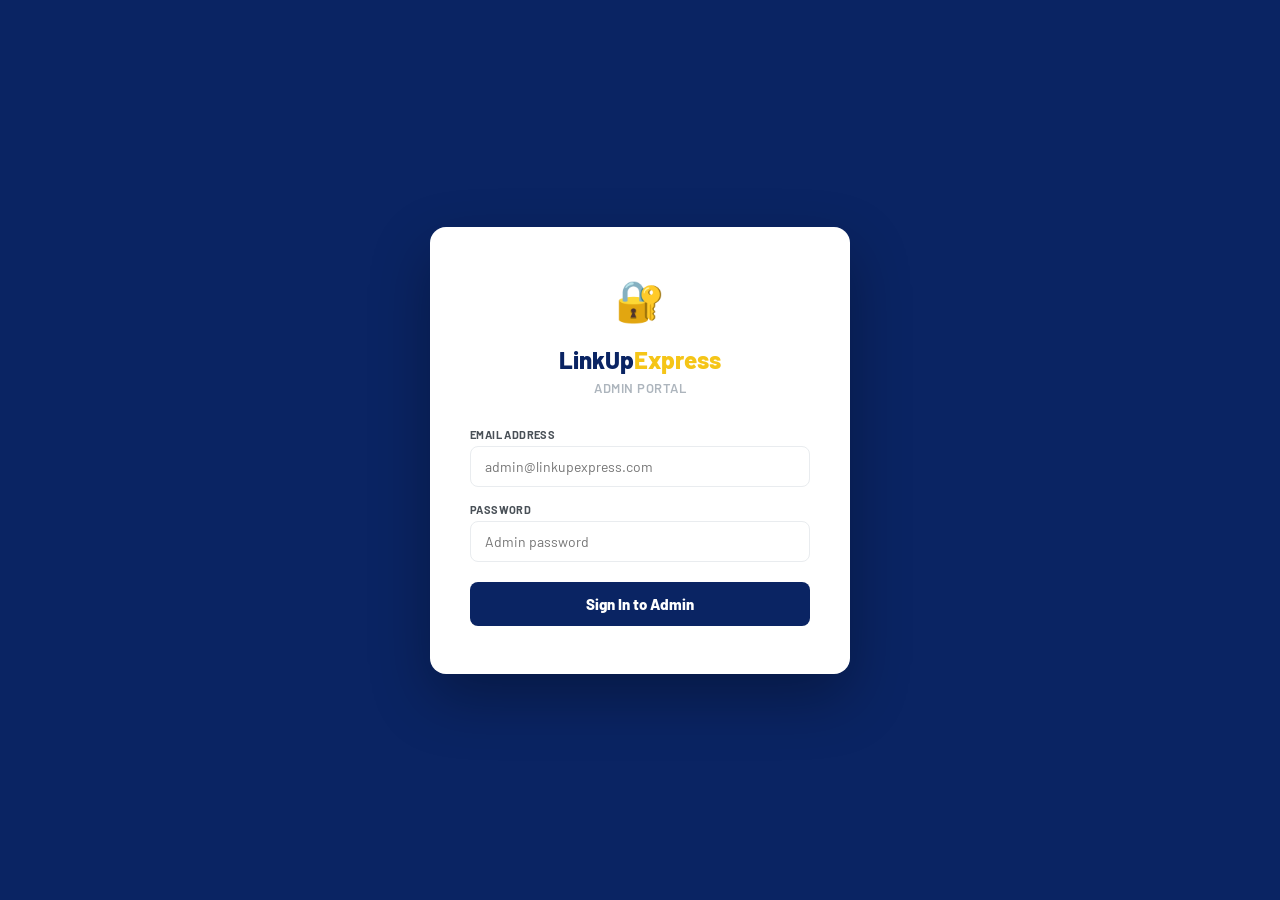
<file: admin/login.html>
<!DOCTYPE html>
<html lang="en">
<head>
  <meta charset="UTF-8"/>
  <meta name="viewport" content="width=device-width, initial-scale=1.0"/>
  <title>Admin Login – LinkUp Express</title>
  <link href="https://fonts.googleapis.com/css2?family=Barlow:wght@400;600;700;800&display=swap" rel="stylesheet">
  <style>
    *,*::before,*::after{box-sizing:border-box;margin:0;padding:0}
    :root{--blue:#0A2463;--yellow:#F5C518;--red:#C0392B;--gray-100:#F1F3F5;--gray-200:#E9ECEF;--gray-400:#ADB5BD;--gray-600:#495057;--dark:#0D1B2A;--white:#fff}
    body{font-family:'Barlow',sans-serif;background:var(--blue);min-height:100vh;display:flex;align-items:center;justify-content:center}
    .card{background:var(--white);border-radius:16px;padding:48px 40px;width:100%;max-width:420px;box-shadow:0 24px 60px rgba(0,0,0,.3)}
    .logo{font-size:24px;font-weight:800;color:var(--blue);text-align:center;margin-bottom:6px}
    .logo span{color:var(--yellow)}
    .subtitle{text-align:center;font-size:13px;color:var(--gray-400);margin-bottom:32px;font-weight:600;text-transform:uppercase;letter-spacing:.5px}
    label{display:block;font-size:11px;font-weight:700;text-transform:uppercase;letter-spacing:.4px;color:var(--gray-600);margin-bottom:5px}
    input{width:100%;padding:11px 14px;border:1.5px solid var(--gray-200);border-radius:8px;font-family:'Barlow',sans-serif;font-size:14px;color:var(--dark);outline:none;margin-bottom:16px}
    input:focus{border-color:var(--blue);box-shadow:0 0 0 3px rgba(10,36,99,.1)}
    .btn{width:100%;background:var(--blue);color:var(--white);border:none;border-radius:8px;padding:13px;font-family:'Barlow',sans-serif;font-size:15px;font-weight:800;cursor:pointer;margin-top:4px}
    .btn:hover{background:#1B3A8C}
    .error{background:#FEE;border:1px solid #fcc;border-radius:8px;padding:10px 14px;font-size:13px;color:var(--red);font-weight:600;margin-bottom:16px;display:none}
    .lock{text-align:center;font-size:40px;margin-bottom:20px}
  </style>
</head>
<body>
  <div class="card">
    <div class="lock">🔐</div>
    <div class="logo">LinkUp<span>Express</span></div>
    <div class="subtitle">Admin Portal</div>
    <div id="login-info" style="display:none;text-align:center;padding:8px 12px;border-radius:8px;font-size:13px;font-weight:700;margin-bottom:16px;"></div>
    <div class="error" id="err"></div>
    <label>Email Address</label>
    <input type="text" id="username" placeholder="admin@linkupexpress.com" autocomplete="off"/>
    <label>Password</label>
    <input type="password" id="password" placeholder="Admin password"/>
    <button class="btn" onclick="doLogin()">Sign In to Admin</button>
  </div>
  <script>
    function doLogin() {
      var u = document.getElementById('username').value.trim().toLowerCase();
      var p = document.getElementById('password').value;
      var err = document.getElementById('err');
      err.style.display = 'none';
      if (!u || !p) { err.textContent = 'Please enter username and password.'; err.style.display = 'block'; return; }
      fetch('api/auth.php', {
        method: 'POST',
        headers: {'Content-Type':'application/json'},
        body: JSON.stringify({username: u, password: p})
      }).then(function(r){ return r.json(); })
        .then(function(d){
          if (d.ok) {
            sessionStorage.setItem('admin_token', d.token);
            sessionStorage.setItem('admin_user', d.username || u);
            sessionStorage.setItem('admin_super', d.super_admin ? 'true' : 'false');
            window.location.href = 'index.html';
          } else {
            err.textContent = d.error || 'Invalid credentials.';
            err.style.display = 'block';
          }
        }).catch(function(){ err.textContent = 'Cannot connect to server.'; err.style.display = 'block'; });
    }
    document.addEventListener('keydown', function(e){ if (e.key === 'Enter') doLogin(); });
  </script>
</body>
</html>
</file>
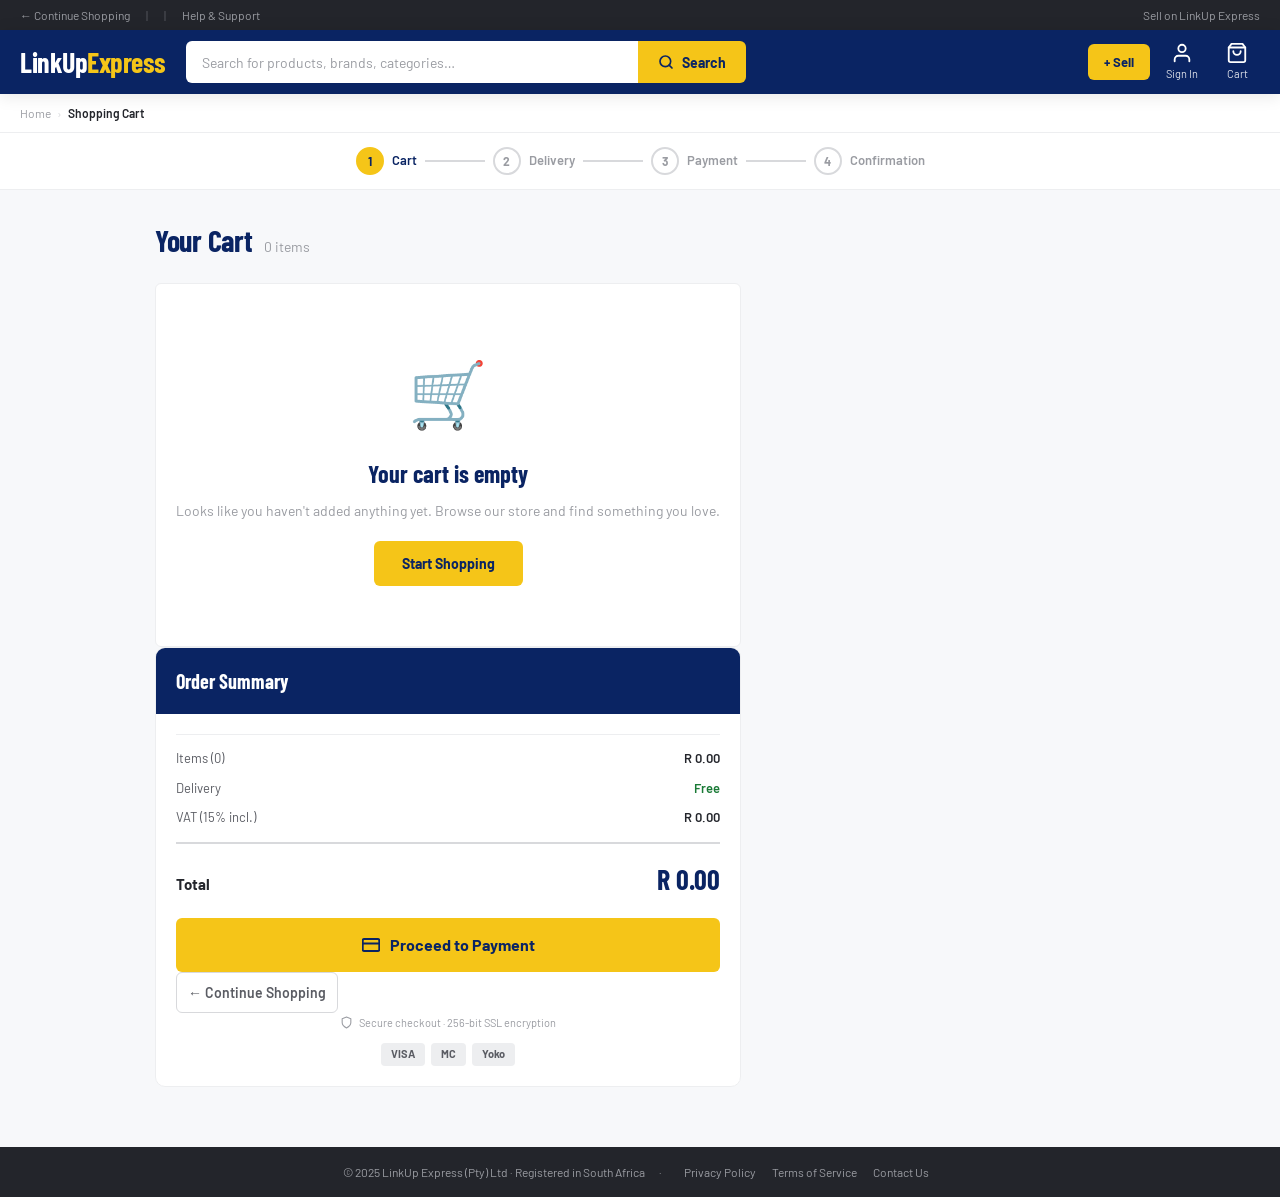
<file: public/pages/cart.html>
<!DOCTYPE html>
<html lang="en">
<head>
  <meta charset="UTF-8" />
  <meta name="viewport" content="width=device-width, initial-scale=1.0" />
  <title>Your Cart – LinkUp Express</title>
  <link rel="preconnect" href="https://fonts.googleapis.com" />
  <link rel="preconnect" href="https://fonts.gstatic.com" crossorigin />
  <link href="https://fonts.googleapis.com/css2?family=Barlow:wght@400;500;600;700&family=Barlow+Condensed:wght@600;700&display=swap" rel="stylesheet" />
  <link rel="stylesheet" href="../assets/css/shared.css" />
  <link rel="stylesheet" href="../assets/css/cart.css" />
</head>
<body>

  <!-- TOP BAR -->
  <div class="topbar">
    <div class="topbar-inner">
      <div class="topbar-links">
        <a href="../../index.html">← Continue Shopping</a>
        <span>|</span><span>|</span>
        <a href="contact.html">Help &amp; Support</a>
      </div>
      <div class="topbar-links">
        <a href="signup.html">Sell on LinkUp Express</a>
      </div>
    </div>
  </div>

  <!-- HEADER -->
  <header>
    <div class="header-inner">
      <a href="../../index.html" class="logo">LinkUp<span>Express</span></a>
      <div class="search-bar">
        <input type="text" placeholder="Search for products, brands, categories…" autocomplete="off" />
        <button class="search-btn">
          <svg viewBox="0 0 24 24" fill="none" stroke="currentColor" stroke-width="2.5" stroke-linecap="round" stroke-linejoin="round"><circle cx="11" cy="11" r="8"/><path d="m21 21-4.35-4.35"/></svg>
          Search
        </button>
      </div>
      <div class="header-actions">
        <button class="btn-sell" onclick="window.location.href='signup.html'">+ Sell</button>
        <div class="header-action" id="header-signin" style="cursor:pointer;"
             onclick="if(!this.querySelector('#user-dropdown'))window.location.href='signup.html'">
          <svg viewBox="0 0 24 24" fill="none" stroke="currentColor" stroke-width="2" stroke-linecap="round" stroke-linejoin="round"><path d="M20 21v-2a4 4 0 0 0-4-4H8a4 4 0 0 0-4 4v2"/><circle cx="12" cy="7" r="4"/></svg>
          <span data-lue="user-name">Sign In</span>
        </div>

        <a href="cart.html" class="header-action">
          <div class="badge" id="cart-badge" data-lue="cart-badge">0</div>
          <svg viewBox="0 0 24 24" fill="none" stroke="currentColor" stroke-width="2" stroke-linecap="round" stroke-linejoin="round"><path d="M6 2 3 6v14a2 2 0 0 0 2 2h14a2 2 0 0 0 2-2V6l-3-4z"/><line x1="3" y1="6" x2="21" y2="6"/><path d="M16 10a4 4 0 0 1-8 0"/></svg>
          <span>Cart</span>
        </a>
      </div>
    </div>
  </header>

  <!-- BREADCRUMB -->
  <div class="breadcrumb-bar">
    <div class="breadcrumb">
      <a href="../../index.html">Home</a><span class="sep">›</span>
      <span class="current">Shopping Cart</span>
    </div>
  </div>

  <!-- CHECKOUT STEPS -->
  <div class="checkout-steps">
    <div class="steps-inner">
      <div class="cstep active">
        <div class="cstep-num">1</div>
        <div class="cstep-label">Cart</div>
      </div>
      <div class="cstep-line"></div>
      <div class="cstep">
        <div class="cstep-num">2</div>
        <div class="cstep-label">Delivery</div>
      </div>
      <div class="cstep-line"></div>
      <div class="cstep">
        <div class="cstep-num">3</div>
        <div class="cstep-label">Payment</div>
      </div>
      <div class="cstep-line"></div>
      <div class="cstep">
        <div class="cstep-num">4</div>
        <div class="cstep-label">Confirmation</div>
      </div>
    </div>
  </div>

  <!-- MAIN -->
  <main class="main">

    <div class="page-title">
      <h1>Your Cart</h1>
      <span id="item-count-label">0 items</span>
    </div>

    <div class="cart-layout">

      <!-- LEFT: CART ITEMS -->
      <div>

        <!-- EMPTY STATE -->
        <div class="empty-cart" id="empty-cart">
          <div class="icon">🛒</div>
          <h2>Your cart is empty</h2>
          <p>Looks like you haven't added anything yet. Browse our store and find something you love.</p>
          <a href="../../index.html" class="btn-shop">Start Shopping</a>
        </div>

        <!-- TOOLBAR -->
        <div class="cart-toolbar" id="cart-toolbar">
          <label class="select-all">
            <input type="checkbox" id="select-all" onchange="toggleSelectAll()" checked />
            Select all items
          </label>
          <button class="btn-remove-selected" onclick="removeSelected()">Remove Selected</button>
        </div>

        <!-- ITEMS -->
        <div class="cart-items" id="cart-items">
        </div>
          <div class="upsell-grid">
            

      </div>

      <!-- RIGHT: SUMMARY -->
      <div class="summary-card">
        <div class="summary-head">
          <h2>Order Summary</h2>
        </div>
        <div class="summary-body">


          <div class="summary-lines">
            <div class="sum-line"><span class="lbl" id="sum-items-lbl">Items (0)</span><span class="val" id="sum-subtotal">R 0,00</span></div>
            <div class="sum-line"><span class="lbl">Delivery</span><span class="val green">Free</span></div>
            <div class="sum-line"><span class="lbl">VAT (15% incl.)</span><span class="val" id="sum-vat">R 0,00</span></div>
          </div>

          <div class="sum-total">
            <span class="lbl">Total</span>
            <span class="val" id="sum-total">R 0,00</span>
          </div>

          <a href="order-confirmation.html" class="btn-checkout">
            <svg viewBox="0 0 24 24" fill="none" stroke="currentColor" stroke-width="2.5" stroke-linecap="round" stroke-linejoin="round"><rect x="1" y="4" width="22" height="16" rx="2"/><line x1="1" y1="10" x2="23" y2="10"/></svg>
            Proceed to Payment
          </a>
          <a href="../../index.html" class="btn-continue">← Continue Shopping</a>

          <div class="security-note">
            <svg viewBox="0 0 24 24" fill="none" stroke="currentColor" stroke-width="2" stroke-linecap="round" stroke-linejoin="round"><path d="M12 22s8-4 8-10V5l-8-3-8 3v7c0 6 8 10 8 10z"/></svg>
            Secure checkout · 256-bit SSL encryption
          </div>

          <div class="payment-icons">
            <span class="pay-pill">VISA</span>
            <span class="pay-pill">MC</span>
            <span class="pay-pill">Yoko</span>
          </div>

        </div>
      </div>

    </div>
  </main>

  <footer>
    <span>© 2025 LinkUp Express (Pty) Ltd · Registered in South Africa</span>
    <span style="margin:0 12px;">·</span>
    <a href="privacy.html">Privacy Policy</a><a href="terms.html">Terms of Service</a><a href="contact.html">Contact Us</a>
  </footer>

  <div class="toast" id="toast">
    <svg viewBox="0 0 24 24" fill="none" stroke="currentColor" stroke-width="2.5" stroke-linecap="round" stroke-linejoin="round"><polyline points="20 6 9 17 4 12"/></svg>
    <span id="toast-msg">Done!</span>
  </div>

  <script src="../assets/java/auth.js"></script>
  <script src="../assets/java/main.js"></script>
  <script src="../assets/java/cart.js"></script>
</body>
</html>
</file>
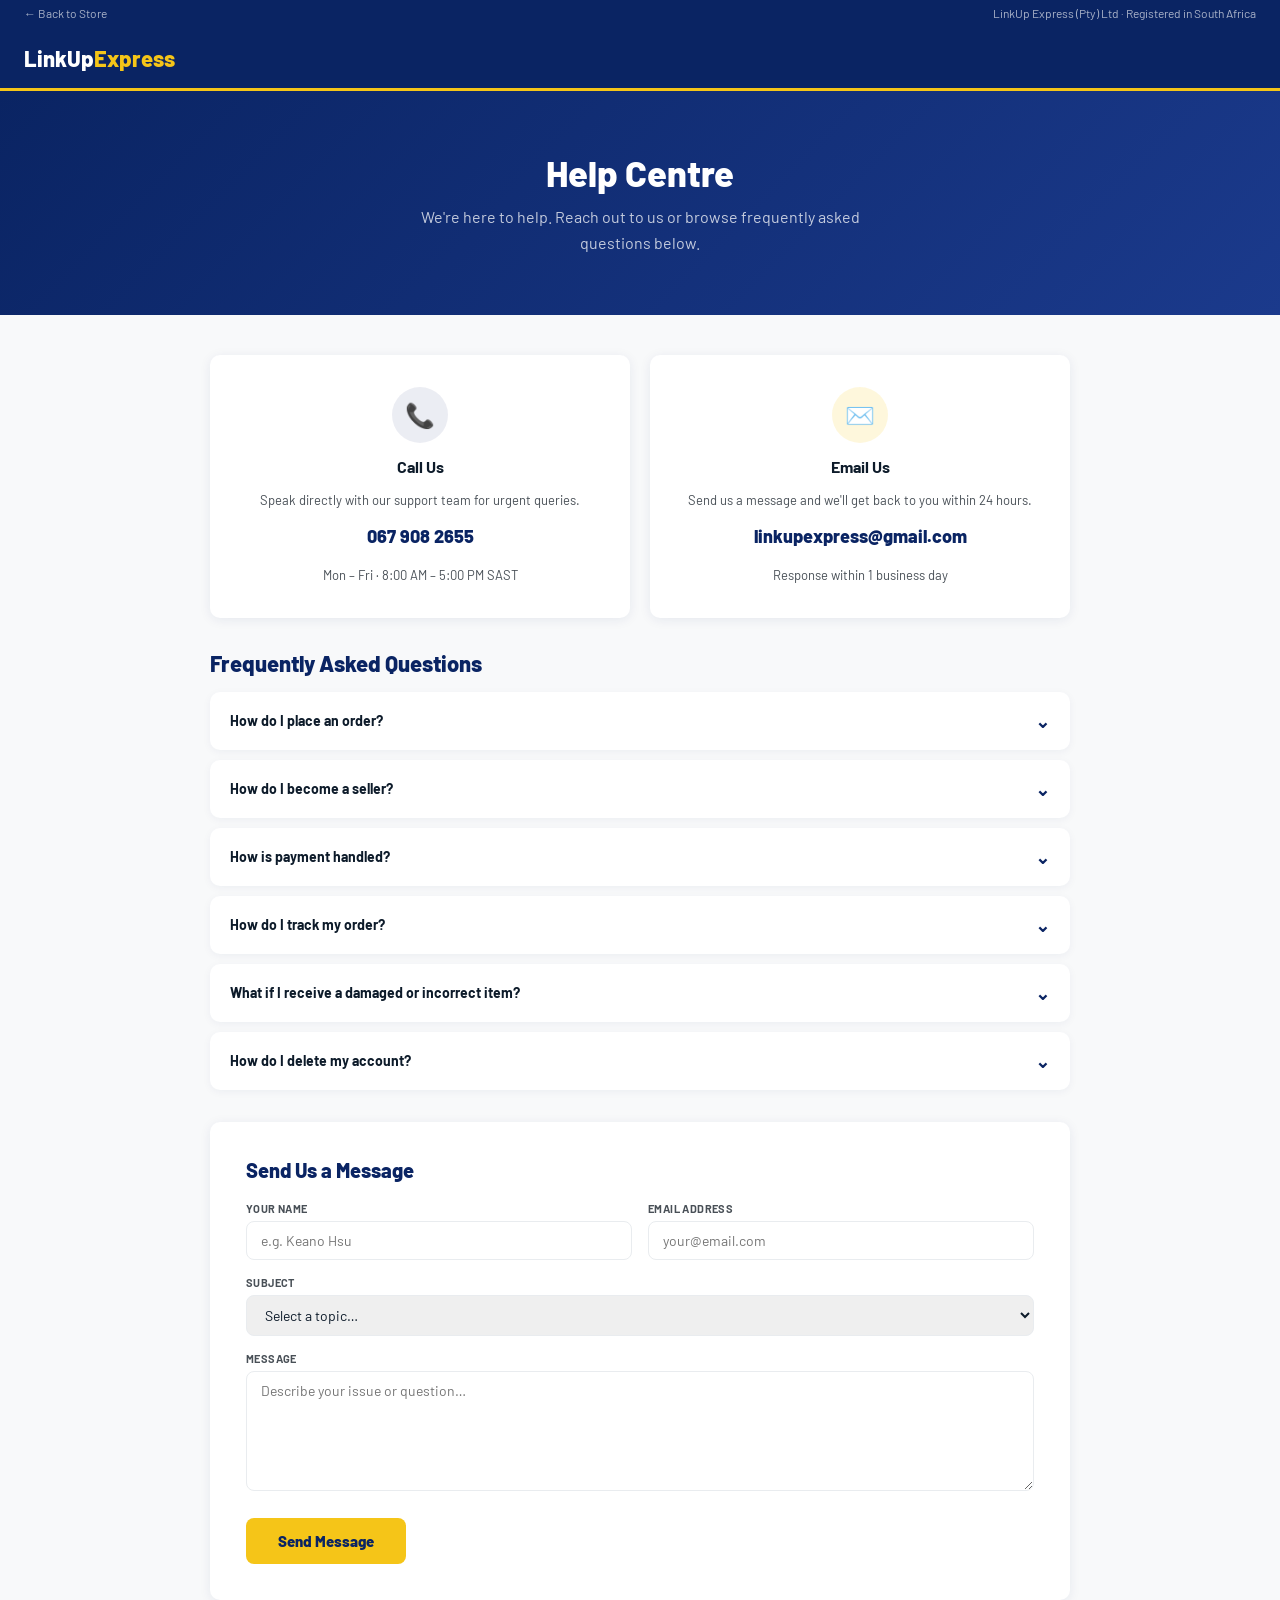
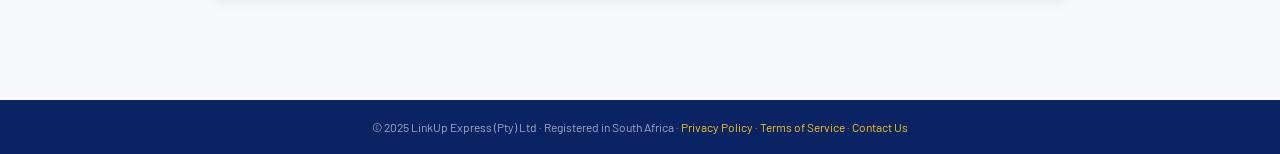
<file: public/pages/contact.html>
<!DOCTYPE html>
<html lang="en">
<head>
  <meta charset="UTF-8" />
  <meta name="viewport" content="width=device-width, initial-scale=1.0" />
  <title>Help Centre – LinkUp Express</title>
  <link href="https://fonts.googleapis.com/css2?family=Barlow:wght@400;500;600;700;800&display=swap" rel="stylesheet">
  <style>
    *, *::before, *::after { box-sizing: border-box; margin: 0; padding: 0; }
    :root {
      --blue: #0A2463; --blue-mid: #1B3A8C; --yellow: #F5C518; --yellow-dk: #D4A914;
      --gray-50: #F8F9FA; --gray-100: #F1F3F5; --gray-200: #E9ECEF;
      --gray-400: #ADB5BD; --gray-600: #495057; --dark: #0D1B2A; --white: #FFFFFF;
      --green: #2E7D32; --radius: 10px;
    }
    body { font-family: 'Barlow', sans-serif; background: var(--gray-50); color: var(--dark); }

    .top-bar { background: var(--blue); color: rgba(255,255,255,.65); font-size: 12px; padding: 6px 24px; display: flex; justify-content: space-between; }
    .top-bar a { color: rgba(255,255,255,.65); text-decoration: none; }
    .top-bar a:hover { color: var(--yellow); }

    header { background: var(--blue); padding: 0 24px; display: flex; align-items: center; height: 64px; border-bottom: 3px solid var(--yellow); }
    .logo { font-size: 22px; font-weight: 800; color: var(--white); text-decoration: none; }
    .logo span { color: var(--yellow); }

    .page-hero {
      background: linear-gradient(135deg, var(--blue) 0%, var(--blue-mid) 100%);
      color: var(--white); padding: 60px 24px; text-align: center;
    }
    .page-hero h1 { font-size: 36px; font-weight: 800; margin-bottom: 10px; }
    .page-hero p { color: rgba(255,255,255,.75); font-size: 16px; max-width: 500px; margin: 0 auto; line-height: 1.6; }

    .content { max-width: 900px; margin: 40px auto; padding: 0 20px 60px; }

    /* Contact cards */
    .contact-grid { display: grid; grid-template-columns: 1fr 1fr; gap: 20px; margin-bottom: 32px; }
    .contact-card {
      background: var(--white); border-radius: var(--radius);
      padding: 32px 28px; box-shadow: 0 2px 12px rgba(10,36,99,.08);
      display: flex; flex-direction: column; align-items: center; text-align: center; gap: 14px;
    }
    .contact-icon {
      width: 56px; height: 56px; border-radius: 50%;
      display: flex; align-items: center; justify-content: center;
      font-size: 24px;
    }
    .contact-icon.phone { background: rgba(10,36,99,.08); }
    .contact-icon.email { background: rgba(245,197,24,.15); }
    .contact-card h3 { font-size: 16px; font-weight: 700; color: var(--dark); }
    .contact-card p { font-size: 13px; color: var(--gray-600); line-height: 1.6; }
    .contact-value { font-size: 18px; font-weight: 800; color: var(--blue); text-decoration: none; }
    .contact-value:hover { color: var(--blue-mid); text-decoration: underline; }
    .hours { font-size: 12px; color: var(--gray-400); margin-top: 4px; }

    /* FAQ */
    .section-title { font-size: 22px; font-weight: 800; color: var(--blue); margin-bottom: 16px; }
    .faq-item { background: var(--white); border-radius: var(--radius); margin-bottom: 10px; box-shadow: 0 2px 8px rgba(10,36,99,.05); overflow: hidden; }
    .faq-question {
      padding: 18px 20px; font-size: 14px; font-weight: 700; cursor: pointer;
      display: flex; justify-content: space-between; align-items: center;
      color: var(--dark); user-select: none;
    }
    .faq-question:hover { background: var(--gray-50); }
    .faq-chevron { font-size: 18px; color: var(--blue); transition: transform .2s; }
    .faq-answer { display: none; padding: 0 20px 18px; font-size: 14px; line-height: 1.8; color: var(--gray-600); }
    .faq-item.open .faq-answer { display: block; }
    .faq-item.open .faq-chevron { transform: rotate(180deg); }

    /* Contact form */
    .form-card { background: var(--white); border-radius: var(--radius); padding: 36px; box-shadow: 0 2px 12px rgba(10,36,99,.08); margin-top: 32px; }
    .form-card h2 { font-size: 20px; font-weight: 800; color: var(--blue); margin-bottom: 20px; }
    .form-row { display: grid; grid-template-columns: 1fr 1fr; gap: 16px; margin-bottom: 16px; }
    .form-row.single { grid-template-columns: 1fr; }
    .field label { display: block; font-size: 11px; font-weight: 700; text-transform: uppercase; letter-spacing: .4px; color: var(--gray-600); margin-bottom: 6px; }
    .field input, .field select, .field textarea {
      width: 100%; padding: 10px 14px; border: 1.5px solid var(--gray-200);
      border-radius: 8px; font-family: 'Barlow', sans-serif; font-size: 14px; color: var(--dark); outline: none;
    }
    .field input:focus, .field select:focus, .field textarea:focus { border-color: var(--blue); box-shadow: 0 0 0 3px rgba(10,36,99,.08); }
    .field textarea { resize: vertical; min-height: 120px; }
    .btn-submit {
      background: var(--yellow); color: var(--blue); border: none; border-radius: 8px;
      padding: 14px 32px; font-family: 'Barlow', sans-serif; font-size: 15px; font-weight: 800;
      cursor: pointer; margin-top: 8px; transition: background .15s;
    }
    .btn-submit:hover { background: var(--yellow-dk); }
    #form-success { display: none; margin-top: 16px; padding: 14px 18px; background: rgba(46,125,50,.1); border-radius: 8px; color: var(--green); font-weight: 600; font-size: 14px; }

    @media (max-width: 600px) {
      .contact-grid { grid-template-columns: 1fr; }
      .form-row { grid-template-columns: 1fr; }
    }

    footer { background: var(--blue); color: rgba(255,255,255,.6); text-align: center; padding: 20px; font-size: 12px; }
    footer a { color: var(--yellow); text-decoration: none; }
  
@media (max-width: 768px) {
  .contact-grid { grid-template-columns: 1fr; }
  .content { padding: 0 14px 40px; }
  .form-row { grid-template-columns: 1fr; }
  .page-hero { padding: 32px 16px; }
  .page-hero h1 { font-size: 26px; }
  .faq-question { font-size: 13px; padding: 14px 16px; }
  .form-card { padding: 20px 16px; }
}
@media (max-width: 480px) {
  .page-hero h1 { font-size: 22px; }
  .contact-card { padding: 20px 16px; }
  .contact-value { font-size: 15px; }
  .field input, .field select, .field textarea { font-size: 16px; }
}
  </style>
</head>
<body>

  <div class="top-bar">
    <div><a href="../../index.html">← Back to Store</a></div>
    <div>LinkUp Express (Pty) Ltd · Registered in South Africa</div>
  </div>

  <header>
    <a href="../../index.html" class="logo">LinkUp<span>Express</span></a>
  </header>

  <div class="page-hero">
    <h1>Help Centre</h1>
    <p>We're here to help. Reach out to us or browse frequently asked questions below.</p>
  </div>

  <div class="content">

    <!-- CONTACT METHODS -->
    <div class="contact-grid">
      <div class="contact-card">
        <div class="contact-icon phone">📞</div>
        <h3>Call Us</h3>
        <p>Speak directly with our support team for urgent queries.</p>
        <a href="tel:0679082655" class="contact-value">067 908 2655</a>
        <p class="hours">Mon – Fri · 8:00 AM – 5:00 PM SAST</p>
      </div>
      <div class="contact-card">
        <div class="contact-icon email">✉️</div>
        <h3>Email Us</h3>
        <p>Send us a message and we'll get back to you within 24 hours.</p>
        <a href="mailto:linkupexpress@gmail.com" class="contact-value">linkupexpress@gmail.com</a>
        <p class="hours">Response within 1 business day</p>
      </div>
    </div>

    <!-- FAQ -->
    <h2 class="section-title">Frequently Asked Questions</h2>

    <div class="faq-item">
      <div class="faq-question" onclick="toggleFaq(this)">
        How do I place an order?
        <span class="faq-chevron">&#8964;</span>
      </div>
      <div class="faq-answer">Browse products on the homepage, click on a product to view its details, then click "Add to Cart". When you're ready, go to your cart and click "Proceed to Payment" to complete your order.</div>
    </div>

    <div class="faq-item">
      <div class="faq-question" onclick="toggleFaq(this)">
        How do I become a seller?
        <span class="faq-chevron">&#8964;</span>
      </div>
      <div class="faq-answer">Create an account and then go to your Profile page. Switch your account type to "Seller". Once switched, you'll have access to the Seller Portal where you can create and manage your listings.</div>
    </div>

    <div class="faq-item">
      <div class="faq-question" onclick="toggleFaq(this)">
        How is payment handled?
        <span class="faq-chevron">&#8964;</span>
      </div>
      <div class="faq-answer">We accept credit and debit card payments. All transactions are processed securely. LinkUp Express does not store your card details. Sellers receive payment minus an 8% platform commission after a successful sale.</div>
    </div>

    <div class="faq-item">
      <div class="faq-question" onclick="toggleFaq(this)">
        How do I track my order?
        <span class="faq-chevron">&#8964;</span>
      </div>
      <div class="faq-answer">After placing an order, you will receive an order reference number on your confirmation page. You can contact the seller or our support team at linkupexpress@gmail.com with your reference number for delivery updates.</div>
    </div>

    <div class="faq-item">
      <div class="faq-question" onclick="toggleFaq(this)">
        What if I receive a damaged or incorrect item?
        <span class="faq-chevron">&#8964;</span>
      </div>
      <div class="faq-answer">Please contact us within 7 days of receiving your order at linkupexpress@gmail.com or 067 908 2655. Include your order reference number, a description of the issue, and photos if possible. We will assist in resolving the matter.</div>
    </div>

    <div class="faq-item">
      <div class="faq-question" onclick="toggleFaq(this)">
        How do I delete my account?
        <span class="faq-chevron">&#8964;</span>
      </div>
      <div class="faq-answer">You can delete your account from your Profile page under Account Settings. This action is permanent and will remove all your data from our platform. If you experience any issues, contact us at linkupexpress@gmail.com.</div>
    </div>

    <!-- CONTACT FORM -->
    <div class="form-card">
      <h2>Send Us a Message</h2>
      <div class="form-row">
        <div class="field">
          <label>Your Name</label>
          <input type="text" id="contact-name" placeholder="e.g. Keano Hsu" />
        </div>
        <div class="field">
          <label>Email Address</label>
          <input type="email" id="contact-email" placeholder="your@email.com" />
        </div>
      </div>
      <div class="form-row single">
        <div class="field">
          <label>Subject</label>
          <select id="contact-subject">
            <option value="">Select a topic…</option>
            <option value="order">Order Issue</option>
            <option value="payment">Payment Query</option>
            <option value="listing">Listing Help</option>
            <option value="account">Account Issue</option>
            <option value="other">Other</option>
          </select>
        </div>
      </div>
      <div class="form-row single">
        <div class="field">
          <label>Message</label>
          <textarea id="contact-message" placeholder="Describe your issue or question…"></textarea>
        </div>
      </div>
      <button class="btn-submit" onclick="submitContact()">Send Message</button>
      <div id="form-success">✓ Message sent! We'll get back to you within 1 business day.</div>
    </div>

  </div>

  <footer>
    <p>&copy; 2025 LinkUp Express (Pty) Ltd &middot; Registered in South Africa &middot;
      <a href="privacy.html">Privacy Policy</a> &middot;
      <a href="terms.html">Terms of Service</a> &middot;
      <a href="contact.html">Contact Us</a>
    </p>
  </footer>

  <script>
    function toggleFaq(el) {
      var item = el.parentElement;
      var isOpen = item.classList.contains('open');
      document.querySelectorAll('.faq-item').forEach(function(i) { i.classList.remove('open'); });
      if (!isOpen) item.classList.add('open');
    }

    function submitContact() {
      var name    = document.getElementById('contact-name').value.trim();
      var email   = document.getElementById('contact-email').value.trim();
      var subject = document.getElementById('contact-subject').value;
      var message = document.getElementById('contact-message').value.trim();

      if (!name || !email || !subject || !message) {
        alert('Please fill in all fields before sending.');
        return;
      }
      if (!email.includes('@')) {
        alert('Please enter a valid email address.');
        return;
      }

      // Show success message (in a real app this would POST to a backend)
      document.getElementById('form-success').style.display = 'block';
      document.getElementById('contact-name').value    = '';
      document.getElementById('contact-email').value   = '';
      document.getElementById('contact-subject').value = '';
      document.getElementById('contact-message').value = '';
    }
  </script>

</body>
</html>
</file>
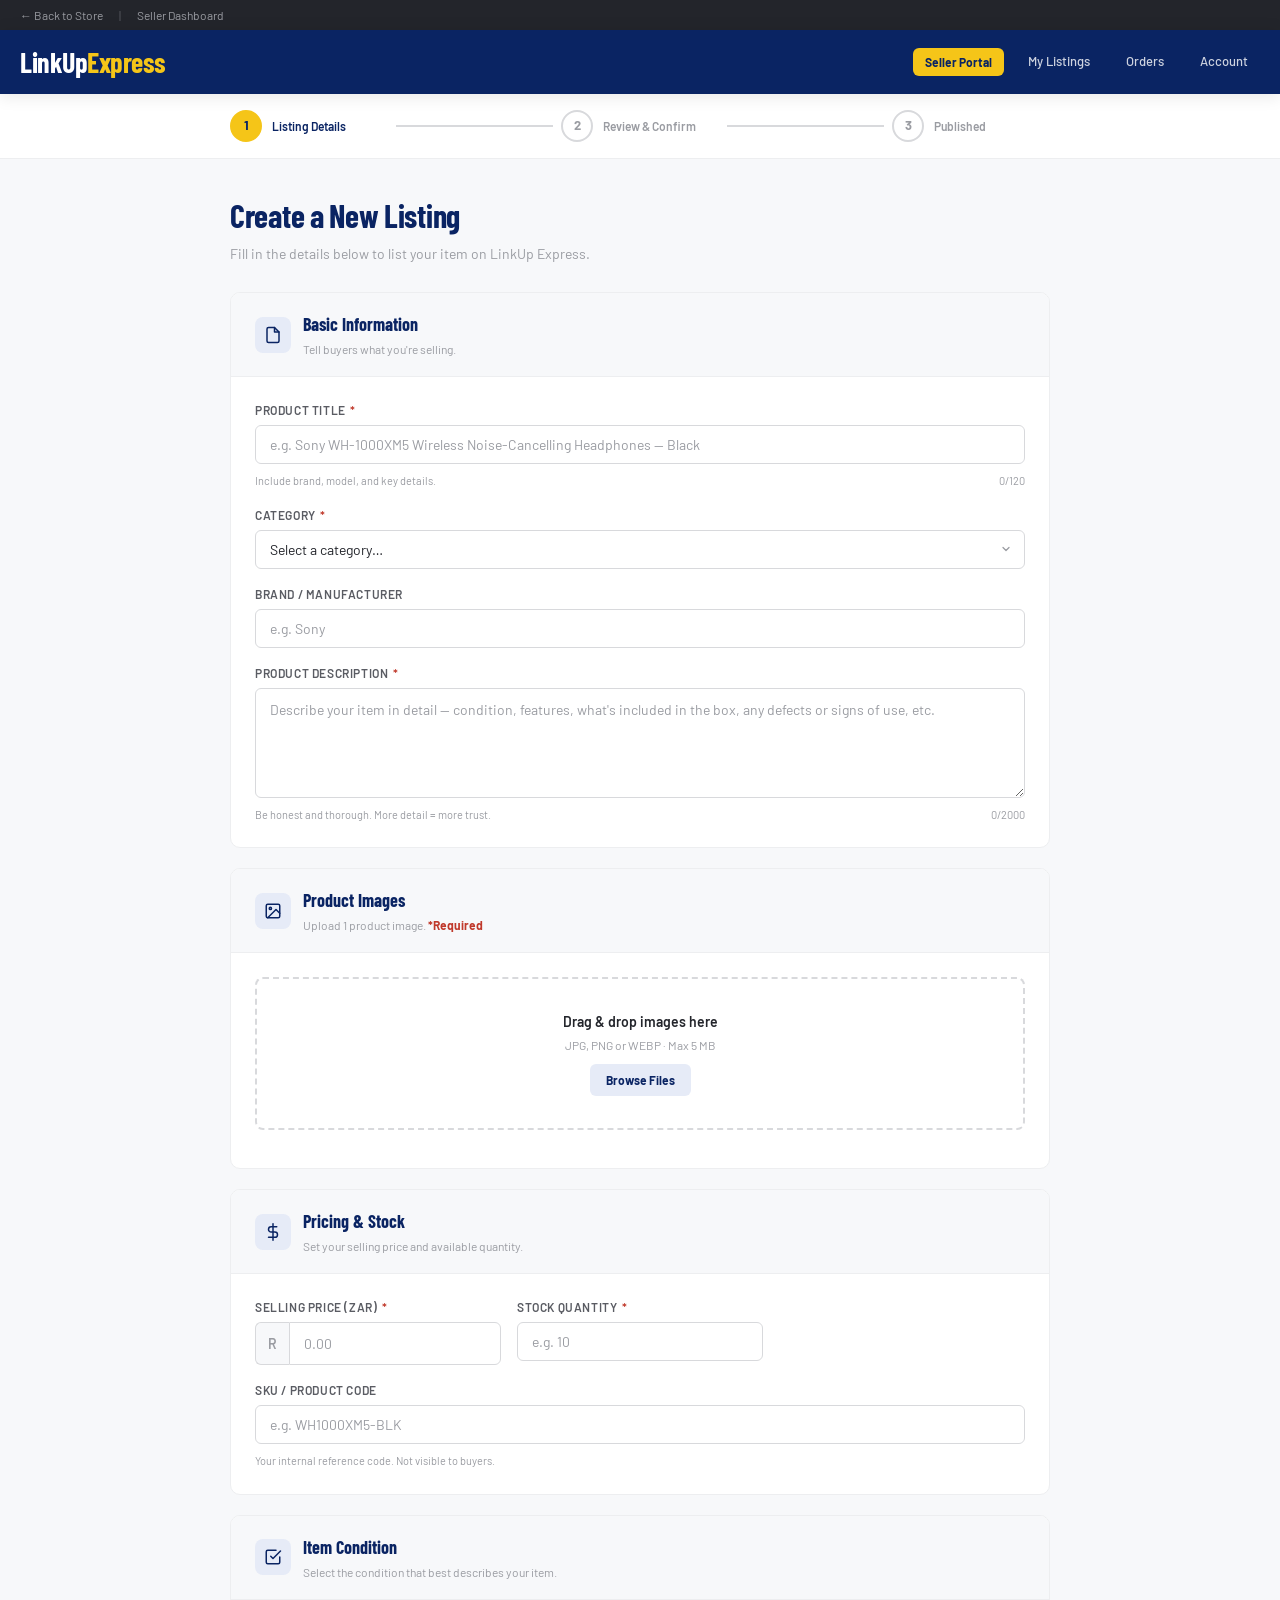
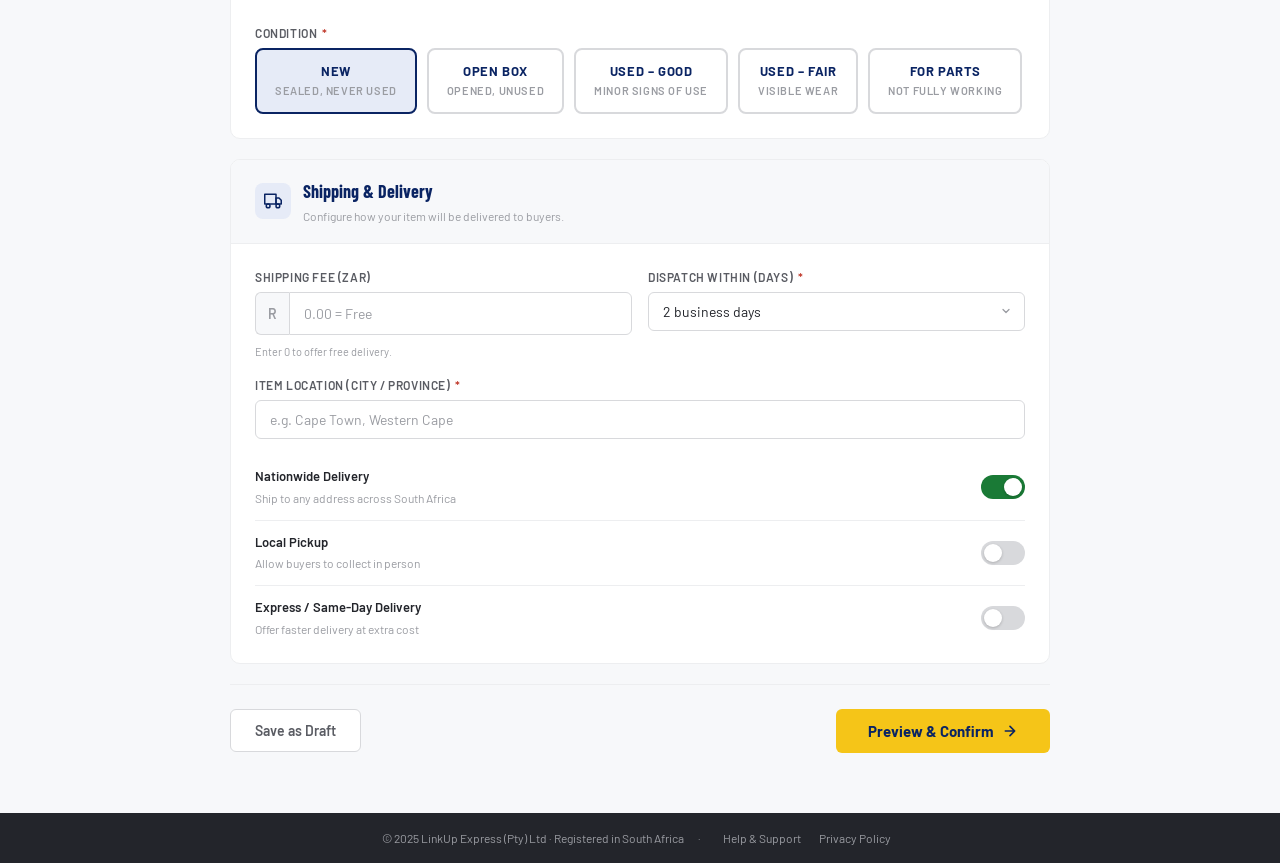
<file: public/pages/create-listing.html>
<!DOCTYPE html>
<html lang="en">
<head>
  <meta charset="UTF-8" />
  <meta name="viewport" content="width=device-width, initial-scale=1.0" />
  <title>Create a Listing – LinkUp Express</title>
  <link rel="preconnect" href="https://fonts.googleapis.com" />
  <link rel="preconnect" href="https://fonts.gstatic.com" crossorigin />
  <link href="https://fonts.googleapis.com/css2?family=Barlow:wght@400;500;600;700&family=Barlow+Condensed:wght@600;700&display=swap" rel="stylesheet" />
  <link rel="stylesheet" href="../assets/css/shared.css" />
  <link rel="stylesheet" href="../assets/css/create-listing.css" />
</head>
<body>

  <!-- TOP BAR -->
  <div class="topbar">
    <div class="topbar-inner">
      <div class="topbar-links">
        <a href="../../index.html">← Back to Store</a>
        <span>|</span>
        <a href="listings.html">Seller Dashboard</a>
      </div>
    </div>
  </div>

  <!-- HEADER -->
  <header>
    <div class="header-inner">
      <a href="../../index.html" class="logo">LinkUp<span>Express</span></a>
      <div class="header-right">
        <span class="seller-badge"> Seller Portal</span>
        <a href="listings.html">My Listings</a>
        <a href="#">Orders</a>
        <a href="signup.html">Account</a>
      </div>
    </div>
  </header>

  <!-- PROGRESS STEPS -->
  <div class="progress-bar">
    <div class="progress-inner">
      <div class="steps">
        <div class="step active">
          <div class="step-num">1</div>
          <div class="step-label">Listing Details</div>
        </div>
        <div class="step-line"></div>
        <div class="step">
          <div class="step-num">2</div>
          <div class="step-label">Review &amp; Confirm</div>
        </div>
        <div class="step-line"></div>
        <div class="step">
          <div class="step-num">3</div>
          <div class="step-label">Published</div>
        </div>
      </div>
    </div>
  </div>

  <!-- MAIN -->
  <main class="main">

    <div class="page-title">
      <h1>Create a New Listing</h1>
      <p>Fill in the details below to list your item on LinkUp Express.</p>
    </div>


    <form id="listing-form" novalidate onsubmit="handleSubmit(event)">

      <!-- SECTION 1: BASIC INFO -->
      <div class="form-section">
        <div class="section-head">
          <div class="section-head-icon">
            <svg viewBox="0 0 24 24" fill="none" stroke="currentColor" stroke-width="2" stroke-linecap="round" stroke-linejoin="round"><path d="M14 2H6a2 2 0 0 0-2 2v16a2 2 0 0 0 2 2h12a2 2 0 0 0 2-2V8z"/><polyline points="14 2 14 8 20 8"/></svg>
          </div>
          <div>
            <h2>Basic Information</h2>
            <p>Tell buyers what you're selling.</p>
          </div>
        </div>
        <div class="section-body">
          <div class="form-group">
            <label for="title">Product Title <span class="req">*</span></label>
            <input type="text" id="title" maxlength="120" placeholder="e.g. Sony WH-1000XM5 Wireless Noise-Cancelling Headphones — Black" oninput="updateCount('title','title-count',120)" required />
            <div style="display:flex; justify-content:space-between;">
              <span class="hint">Include brand, model, and key details.</span>
              <span class="char-counter"><span id="title-count">0</span>/120</span>
            </div>
          </div>

          <div class="form-group">
            <label for="category">Category <span class="req">*</span></label>
            <select id="category" required>
              <option value="">Select a category…</option>
              <option value="Electronics">Electronics</option>
              <option value="Fashion">Fashion</option>
              <option value="Home and Furniture">Home and Furniture</option>
              <option value="Vehicles">Vehicles</option>
              <option value="Toys">Toys</option>
              <option value="Books">Books</option>
              <option value="Other">Other</option>
            </select>
          </div>

          <div class="form-group">
            <label for="brand">Brand / Manufacturer</label>
            <input type="text" id="brand" placeholder="e.g. Sony" />
          </div>

          <div class="form-group">
            <label for="description">Product Description <span class="req">*</span></label>
            <textarea id="description" maxlength="2000" placeholder="Describe your item in detail — condition, features, what's included in the box, any defects or signs of use, etc." oninput="updateCount('description','desc-count',2000)" required></textarea>
            <div style="display:flex; justify-content:space-between;">
              <span class="hint">Be honest and thorough. More detail = more trust.</span>
              <span class="char-counter"><span id="desc-count">0</span>/2000</span>
            </div>
          </div>
        </div>
      </div>

      <!-- SECTION 2: IMAGES -->
      <div class="form-section">
        <div class="section-head">
          <div class="section-head-icon">
            <svg viewBox="0 0 24 24" fill="none" stroke="currentColor" stroke-width="2" stroke-linecap="round" stroke-linejoin="round"><rect x="3" y="3" width="18" height="18" rx="2"/><circle cx="8.5" cy="8.5" r="1.5"/><polyline points="21 15 16 10 5 21"/></svg>
          </div>
          <div>
            <h2>Product Images</h2>
            <p>Upload 1 product image. <span style="color:var(--red,#C0392B);font-weight:700;">*Required</span></p>
          </div>
        </div>
        <div class="section-body">
          <div class="upload-zone" id="upload-zone">
            <input type="file" accept="image/*" onchange="handleImages(event)" />
            
            <h4>Drag &amp; drop images here</h4>
            <p>JPG, PNG or WEBP · Max 5 MB</p>
            <span class="btn-browse">Browse Files</span>
          </div>
          <div class="image-previews" id="image-previews"></div>
        </div>
      </div>

      <!-- SECTION 3: PRICING & STOCK -->
      <div class="form-section">
        <div class="section-head">
          <div class="section-head-icon">
            <svg viewBox="0 0 24 24" fill="none" stroke="currentColor" stroke-width="2" stroke-linecap="round" stroke-linejoin="round"><line x1="12" y1="1" x2="12" y2="23"/><path d="M17 5H9.5a3.5 3.5 0 0 0 0 7h5a3.5 3.5 0 0 1 0 7H6"/></svg>
          </div>
          <div>
            <h2>Pricing &amp; Stock</h2>
            <p>Set your selling price and available quantity.</p>
          </div>
        </div>
        <div class="section-body">
          <div class="form-row three">
            <div class="form-group">
              <label for="price">Selling Price (ZAR) <span class="req">*</span></label>
              <div class="input-prefix">
                <span class="prefix">R</span>
                <input type="number" id="price" min="0" step="0.01" placeholder="0.00" required />
              </div>
            </div>
            <div class="form-group">
              <label for="quantity">Stock Quantity <span class="req">*</span></label>
              <input type="number" id="quantity" min="1" step="1" placeholder="e.g. 10" required />
            </div>
          </div>

          <div class="form-group">
            <label for="sku">SKU / Product Code</label>
            <input type="text" id="sku" placeholder="e.g. WH1000XM5-BLK" />
            <span class="hint">Your internal reference code. Not visible to buyers.</span>
          </div>
        </div>
      </div>

      <!-- SECTION 4: ITEM CONDITION -->
      <div class="form-section">
        <div class="section-head">
          <div class="section-head-icon">
            <svg viewBox="0 0 24 24" fill="none" stroke="currentColor" stroke-width="2" stroke-linecap="round" stroke-linejoin="round"><polyline points="9 11 12 14 22 4"/><path d="M21 12v7a2 2 0 0 1-2 2H5a2 2 0 0 1-2-2V5a2 2 0 0 1 2-2h11"/></svg>
          </div>
          <div>
            <h2>Item Condition</h2>
            <p>Select the condition that best describes your item.</p>
          </div>
        </div>
        <div class="section-body">
          <div class="form-group">
            <label>Condition <span class="req">*</span></label>
            <div class="condition-options">
              <label class="condition-card selected" id="cond-new" onclick="selectCondition('new')">
                <input type="radio" name="condition" value="new" checked />
                <span class="c-label">New</span>
                <span class="c-desc">Sealed, never used</span>
              </label>
              <label class="condition-card" id="cond-openbox" onclick="selectCondition('openbox')">
                <input type="radio" name="condition" value="openbox" />
                <span class="c-label">Open Box</span>
                <span class="c-desc">Opened, unused</span>
              </label>
              <label class="condition-card" id="cond-used-good" onclick="selectCondition('used-good')">
                <input type="radio" name="condition" value="used-good" />
                <span class="c-label">Used – Good</span>
                <span class="c-desc">Minor signs of use</span>
              </label>
              <label class="condition-card" id="cond-used-fair" onclick="selectCondition('used-fair')">
                <input type="radio" name="condition" value="used-fair" />
                <span class="c-label">Used – Fair</span>
                <span class="c-desc">Visible wear</span>
              </label>
              <label class="condition-card" id="cond-parts" onclick="selectCondition('parts')">
                <input type="radio" name="condition" value="parts" />
                <span class="c-label">For Parts</span>
                <span class="c-desc">Not fully working</span>
              </label>
            </div>
          </div>
        </div>
      </div>

      <!-- SECTION 5: SHIPPING -->
      <div class="form-section">
        <div class="section-head">
          <div class="section-head-icon">
            <svg viewBox="0 0 24 24" fill="none" stroke="currentColor" stroke-width="2" stroke-linecap="round" stroke-linejoin="round"><rect x="1" y="3" width="15" height="13"/><polygon points="16 8 20 8 23 11 23 16 16 16 16 8"/><circle cx="5.5" cy="18.5" r="2.5"/><circle cx="18.5" cy="18.5" r="2.5"/></svg>
          </div>
          <div>
            <h2>Shipping &amp; Delivery</h2>
            <p>Configure how your item will be delivered to buyers.</p>
          </div>
        </div>
        <div class="section-body">
          <div class="form-row">
            <div class="form-group">
              <label for="ship-cost">Shipping Fee (ZAR)</label>
              <div class="input-prefix">
                <span class="prefix">R</span>
                <input type="number" id="ship-cost" min="0" step="0.01" placeholder="0.00 = Free" />
              </div>
              <span class="hint">Enter 0 to offer free delivery.</span>
            </div>
            <div class="form-group">
              <label for="dispatch-days">Dispatch Within (Days) <span class="req">*</span></label>
              <select id="dispatch-days" required>
                <option value="1">1 business day</option>
                <option value="2" selected>2 business days</option>
                <option value="3">3 business days</option>
                <option value="5">5 business days</option>
                <option value="7">7 business days</option>
              </select>
            </div>
          </div>

          <div class="form-group">
            <label for="location">Item Location (City / Province) <span class="req">*</span></label>
            <input type="text" id="location" placeholder="e.g. Cape Town, Western Cape" required />
          </div>

          <div>
            <div class="toggle-row">
              <div class="toggle-info">
                <strong>Nationwide Delivery</strong>
                <span>Ship to any address across South Africa</span>
              </div>
              <label class="toggle"><input type="checkbox" id="nationwide" checked /><span class="slider"></span></label>
            </div>
            <div class="toggle-row">
              <div class="toggle-info">
                <strong>Local Pickup</strong>
                <span>Allow buyers to collect in person</span>
              </div>
              <label class="toggle"><input type="checkbox" id="pickup" /><span class="slider"></span></label>
            </div>
            <div class="toggle-row">
              <div class="toggle-info">
                <strong>Express / Same-Day Delivery</strong>
                <span>Offer faster delivery at extra cost</span>
              </div>
              <label class="toggle"><input type="checkbox" id="express" /><span class="slider"></span></label>
            </div>
          </div>
        </div>
      </div>

      <!-- SECTION 6: ADDITIONAL DETAILS -->

      <!-- FORM ACTIONS -->
      <div class="form-actions">
        <button type="button" class="btn-secondary" onclick="saveDraft()">Save as Draft</button>
        <button type="submit" class="btn-primary">
          Preview &amp; Confirm
          <svg viewBox="0 0 24 24" fill="none" stroke="currentColor" stroke-width="2.5" stroke-linecap="round" stroke-linejoin="round"><path d="M5 12h14M12 5l7 7-7 7"/></svg>
        </button>
      </div>

    </form>
  </main>

  <footer>
    <span>© 2025 LinkUp Express (Pty) Ltd · Registered in South Africa</span>
    <span style="margin:0 12px;">·</span>
    <a href="contact.html">Help &amp; Support</a>
    <a href="privacy.html">Privacy Policy</a>
  </footer>

  <script>
    function updateCount(inputId, countId, max) {
      var len = document.getElementById(inputId).value.length;
      document.getElementById(countId).textContent = len;
    }

    function selectCondition(val) {
      var ids = ['cond-new','cond-openbox','cond-used-good','cond-used-fair','cond-parts'];
      ids.forEach(function(id) { document.getElementById(id).classList.remove('selected'); });
      document.getElementById('cond-' + val).classList.add('selected');
      document.querySelector('[value="' + val + '"]').checked = true;
    }

    var uploadedImages = []; // stores base64 data URLs — max 1 image
    var imageGeneration = 0;  // guards against async race conditions

    function handleImages(e) {
      var files = Array.from(e.target.files);
      if (files.length === 0) return;

      var file = files[0]; // only ever process the first file
      if (!file.type.startsWith('image/')) return;

      // Increment generation — any in-flight reader from a previous
      // selection will check this and bail out if it's stale.
      imageGeneration++;
      var myGeneration = imageGeneration;

      // Clear previous preview + array immediately (synchronous)
      var container = document.getElementById('image-previews');
      if (container) container.innerHTML = '';
      uploadedImages = [];

      var reader = new FileReader();
      reader.onload = function(ev) {
        // Ignore stale reads from a superseded selection
        if (myGeneration !== imageGeneration) return;

        var dataUrl = ev.target.result;
        uploadedImages = [dataUrl]; // always exactly 1 image
        renderPreview(dataUrl, 0);
        try { sessionStorage.setItem('pendingListingImages', JSON.stringify(uploadedImages)); } catch(err) {}
      };
      reader.readAsDataURL(file);
    }

    function renderPreview(dataUrl, idx) {
      var container = document.getElementById('image-previews');
      if (!container) return;
      var div = document.createElement('div');
      div.className = 'img-preview';
      div.id = 'preview-' + idx;
      div.style.cssText = 'background-image:url(' + dataUrl + ');background-size:cover;background-position:center;';
      div.innerHTML = '<div class="img-remove" onclick="removeImage(' + idx + ')">✕</div>';
      container.appendChild(div);
    }

    function removeImage(idx) {
      var el = document.getElementById('preview-' + idx);
      if (el) el.remove();
      uploadedImages = [];
      imageGeneration++; // invalidate any in-flight reader
      try { sessionStorage.setItem('pendingListingImages', JSON.stringify(uploadedImages)); } catch(err) {}
      // Allow re-selecting the same file
      var fileInput = document.querySelector('input[type="file"][accept="image/*"]');
      if (fileInput) fileInput.value = '';
    }

    function saveDraft() {
      alert('Draft saved! You can return to complete this listing from your Seller Dashboard.');
    }

    function handleSubmit(e) {
      e.preventDefault();

      // Clear any previous errors
      document.querySelectorAll('.field-error').forEach(function(el) { el.remove(); });

      var title       = document.getElementById('title')       ? document.getElementById('title').value.trim()       : '';
      var category    = document.getElementById('category')    ? document.getElementById('category').value            : '';
      var description = document.getElementById('description') ? document.getElementById('description').value.trim() : '';
      var price       = document.getElementById('price')       ? document.getElementById('price').value               : '';
      var quantity    = document.getElementById('quantity')    ? document.getElementById('quantity').value            : '';
      var location    = document.getElementById('location')    ? document.getElementById('location').value.trim()    : '';

      // Validate required fields
      var errors = [];
      if (!title)       errors.push('Product title is required.');
      if (!category)    errors.push('Please enter a category.');
      if (!description) errors.push('Description is required.');
      if (!price || parseFloat(price) <= 0) errors.push('Please enter a valid price.');
      if (!quantity || parseInt(quantity) < 1) errors.push('Please enter a valid quantity.');
      if (!location)    errors.push('Location is required.');
      if (!uploadedImages || uploadedImages.length === 0) errors.push('Please upload a product image.');

      if (errors.length > 0) {
        alert(errors.join('\n'));
        return;
      }

      // Safely read optional fields (some may have been removed)
      function safeVal(id) {
        var el = document.getElementById(id);
        return el ? el.value : '';
      }
      function safeChecked(id) {
        var el = document.getElementById(id);
        return el ? el.checked : false;
      }
      function safeSelectText(id) {
        var el = document.getElementById(id);
        return el && el.selectedIndex >= 0 ? el.options[el.selectedIndex].text : '';
      }
      function safeRadio(name) {
        var el = document.querySelector('input[name="' + name + '"]:checked');
        return el ? el.value : 'new';
      }

      var listing = {
        title:        title,
        category:     safeSelectText('category'),
        brand:        safeVal('brand'),
        description:  description,
        price:        price,
        quantity:     quantity,
        sku:          safeVal('sku'),
        condition:    safeRadio('condition'),
        shippingCost: safeVal('ship-cost') || '0',
        dispatchDays: safeVal('dispatch-days'),
        location:     location,
        nationwide:   safeChecked('nationwide'),
        pickup:       safeChecked('pickup'),
        express:      safeChecked('express'),
        imageCount:   (typeof uploadedImages !== 'undefined') ? uploadedImages.length : 0,
        createdAt:    new Date().toISOString(),
        id:           'lst-' + Date.now(),
        status:       'draft'
      };

      // Save to sessionStorage for preview page
      sessionStorage.setItem('pendingListing', JSON.stringify(listing));

      // Also save to localStorage listings array so My Listings page can read it
      try {
        var listings = JSON.parse(localStorage.getItem('lue_listings') || '[]');
        listings.unshift(listing);
        localStorage.setItem('lue_listings', JSON.stringify(listings));
      } catch(err) {
        console.error('Could not save listing to localStorage:', err);
      }

      window.location.href = 'listing-confirm.html';
    }
  </script>
</body>
</html>
</file>
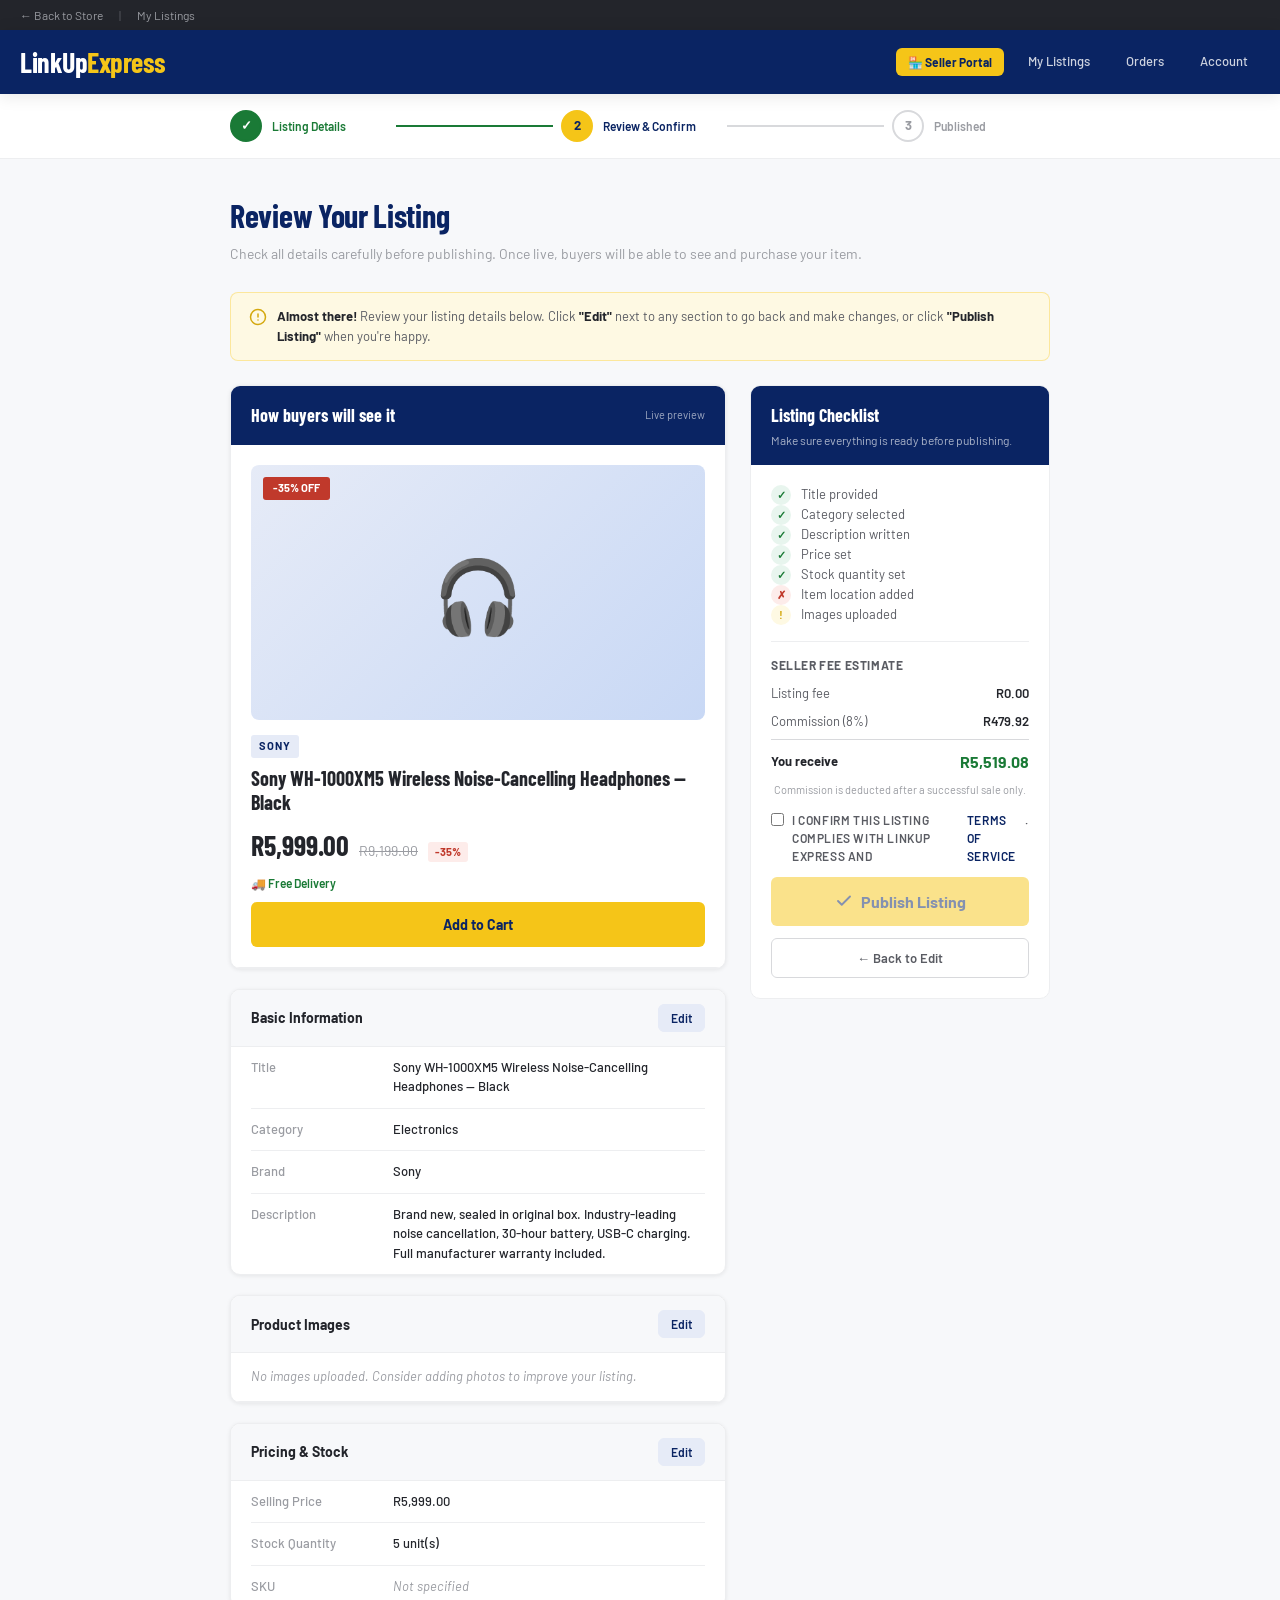
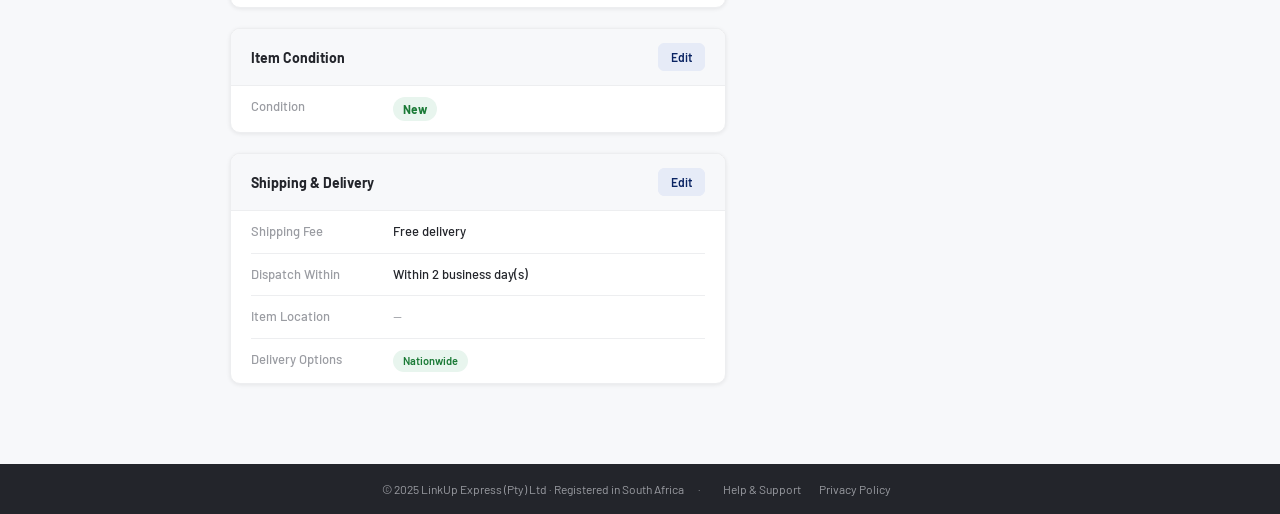
<file: public/pages/listing-confirm.html>
<!DOCTYPE html>
<html lang="en">
<head>
  <meta charset="UTF-8" />
  <meta name="viewport" content="width=device-width, initial-scale=1.0" />
  <title>Review Your Listing – LinkUp Express</title>
  <link rel="preconnect" href="https://fonts.googleapis.com" />
  <link rel="preconnect" href="https://fonts.gstatic.com" crossorigin />
  <link href="https://fonts.googleapis.com/css2?family=Barlow:wght@400;500;600;700&family=Barlow+Condensed:wght@600;700&display=swap" rel="stylesheet" />
  <link rel="stylesheet" href="../assets/css/shared.css" />
  <link rel="stylesheet" href="../assets/css/listing-confirm.css" />
</head>
<body>

  <!-- TOP BAR -->
  <div class="topbar">
    <div class="topbar-inner">
      <div class="topbar-links">
        <a href="../../index.html">← Back to Store</a>
        <span>|</span>
        <a href="listings.html">My Listings</a>
      </div>
    </div>
  </div>

  <!-- HEADER -->
  <header>
    <div class="header-inner">
      <a href="../../index.html" class="logo">LinkUp<span>Express</span></a>
      <div class="header-right">
        <span class="seller-badge">🏪 Seller Portal</span>
        <a href="#">My Listings</a>
        <a href="#">Orders</a>
        <a href="signup.html">Account</a>
      </div>
    </div>
  </header>

  <!-- PROGRESS STEPS -->
  <div class="progress-bar">
    <div class="progress-inner">
      <div class="steps">
        <div class="step done">
          <div class="step-num">✓</div>
          <div class="step-label">Listing Details</div>
        </div>
        <div class="step-line done"></div>
        <div class="step active">
          <div class="step-num">2</div>
          <div class="step-label">Review &amp; Confirm</div>
        </div>
        <div class="step-line"></div>
        <div class="step">
          <div class="step-num">3</div>
          <div class="step-label">Published</div>
        </div>
      </div>
    </div>
  </div>

  <!-- MAIN -->
  <main class="main">

    <div class="page-title">
      <h1>Review Your Listing</h1>
      <p>Check all details carefully before publishing. Once live, buyers will be able to see and purchase your item.</p>
    </div>

    <div class="notice-box">
      <svg viewBox="0 0 24 24" fill="none" stroke="currentColor" stroke-width="2" stroke-linecap="round" stroke-linejoin="round"><circle cx="12" cy="12" r="10"/><line x1="12" y1="8" x2="12" y2="12"/><line x1="12" y1="16" x2="12.01" y2="16"/></svg>
      <p><strong>Almost there!</strong> Review your listing details below. Click <strong>"Edit"</strong> next to any section to go back and make changes, or click <strong>"Publish Listing"</strong> when you're happy.</p>
    </div>

    <div class="confirm-layout">

      <!-- LEFT: DETAIL REVIEW -->
      <div>

        <!-- MOCK PREVIEW -->
        <div class="preview-card" style="margin-bottom:20px;">
          <div class="preview-card-header">
            <h2>How buyers will see it</h2>
            <span>Live preview</span>
          </div>
          <div class="listing-preview-mock">
            <div class="mock-img" id="mock-img">
              <div class="mock-badge" id="mock-badge" style="display:none;"></div>
              🎧
            </div>
            <span class="mock-brand" id="mock-brand">Brand</span>
            <div class="mock-title" id="mock-title">Your product title will appear here</div>
            <div class="mock-price">
              <span class="now" id="mock-price">R0.00</span>
              <span class="was" id="mock-was" style="display:none;"></span>
              <span class="save" id="mock-save" style="display:none;"></span>
            </div>
            <div class="mock-delivery" id="mock-delivery">🚚 Delivery info will appear here</div>
            <div class="mock-cta">Add to Cart</div>
          </div>
        </div>

        <!-- BASIC INFO -->
        <div class="preview-card detail-section">
          <div class="detail-section-head">
            <h3>Basic Information</h3>
            <a href="create-listing.html" class="btn-edit">Edit</a>
          </div>
          <div class="detail-rows">
            <div class="detail-row"><span class="dr-label">Title</span><span class="dr-value" id="r-title">—</span></div>
            <div class="detail-row"><span class="dr-label">Category</span><span class="dr-value" id="r-category">—</span></div>
            <div class="detail-row"><span class="dr-label">Brand</span><span class="dr-value" id="r-brand">—</span></div>
            <div class="detail-row"><span class="dr-label">Description</span><span class="dr-value" id="r-description" style="white-space:pre-wrap;">—</span></div>
          </div>
        </div>

        <!-- IMAGES -->
        <div class="preview-card detail-section">
          <div class="detail-section-head">
            <h3>Product Images</h3>
            <a href="create-listing.html" class="btn-edit">Edit</a>
          </div>
          <div id="image-strip-area"></div>
        </div>

        <!-- PRICING -->
        <div class="preview-card detail-section">
          <div class="detail-section-head">
            <h3>Pricing &amp; Stock</h3>
            <a href="create-listing.html" class="btn-edit">Edit</a>
          </div>
          <div class="detail-rows">
            <div class="detail-row"><span class="dr-label">Selling Price</span><span class="dr-value" id="r-price">—</span></div>
            <div class="detail-row"><span class="dr-label">Stock Quantity</span><span class="dr-value" id="r-quantity">—</span></div>
            <div class="detail-row"><span class="dr-label">SKU</span><span class="dr-value" id="r-sku">—</span></div>
          </div>
        </div>

        <!-- CONDITION -->
        <div class="preview-card detail-section">
          <div class="detail-section-head">
            <h3>Item Condition</h3>
            <a href="create-listing.html" class="btn-edit">Edit</a>
          </div>
          <div class="detail-rows">
            <div class="detail-row"><span class="dr-label">Condition</span><span class="dr-value" id="r-condition">—</span></div>
          </div>
        </div>

        <!-- SHIPPING -->
        <div class="preview-card detail-section">
          <div class="detail-section-head">
            <h3>Shipping &amp; Delivery</h3>
            <a href="create-listing.html" class="btn-edit">Edit</a>
          </div>
          <div class="detail-rows">
            <div class="detail-row"><span class="dr-label">Shipping Fee</span><span class="dr-value" id="r-shipping">—</span></div>
            <div class="detail-row"><span class="dr-label">Dispatch Within</span><span class="dr-value" id="r-dispatch">—</span></div>
            <div class="detail-row"><span class="dr-label">Item Location</span><span class="dr-value" id="r-location">—</span></div>
            <div class="detail-row"><span class="dr-label">Delivery Options</span><span class="dr-value" id="r-delivery-opts">—</span></div>
          </div>
        </div>

        <!-- ADDITIONAL -->
              </div>

      <!-- RIGHT: SIDEBAR -->
      <div class="sidebar-card">
        <div class="sidebar-head">
          <h3>Listing Checklist</h3>
          <p>Make sure everything is ready before publishing.</p>
        </div>
        <div class="sidebar-body">

          <!-- CHECKLIST -->
          <div id="checklist"></div>

          <!-- FEE BREAKDOWN -->
          <div class="fee-breakdown">
            <div style="font-size:12px; font-weight:700; color:var(--gray-600); text-transform:uppercase; letter-spacing:0.6px; margin-bottom:10px;">Seller Fee Estimate</div>
            <div class="fee-row"><span class="label">Listing fee</span><span class="value">R0.00</span></div>
            <div class="fee-row"><span class="label">Commission (8%)</span><span class="value" id="fee-commission">R0.00</span></div>
            <div class="fee-row total"><span class="label">You receive</span><span class="value" id="fee-receive">R0.00</span></div>
            <p class="fee-note">Commission is deducted after a successful sale only.</p>
          </div>

          <!-- TERMS -->
          <label class="terms-check">
            <input type="checkbox" id="terms-agree" onchange="checkPublish()" />
            I confirm this listing complies with LinkUp Express  and <a href="#">Terms of Service</a>.
          </label>

          <!-- ACTIONS -->
          <button class="btn-publish" id="btn-publish" onclick="publishListing()" disabled style="opacity:0.5; cursor:not-allowed;">
            <svg viewBox="0 0 24 24" fill="none" stroke="currentColor" stroke-width="2.5" stroke-linecap="round" stroke-linejoin="round"><polyline points="20 6 9 17 4 12"/></svg>
            Publish Listing
          </button>
          <button class="btn-back" onclick="window.location.href='create-listing.html'">← Back to Edit</button>

        </div>
      </div>

    </div>
  </main>

  <footer>
    <span>© 2025 LinkUp Express (Pty) Ltd · Registered in South Africa</span>
    <span style="margin:0 12px;">·</span>
    
    <a href="contact.html">Help &amp; Support</a>
    <a href="privacy.html">Privacy Policy</a>
  </footer>

  <!-- SUCCESS OVERLAY -->
  <div class="success-overlay" id="success-overlay">
    <div class="success-modal">
      <div class="success-icon">🎉</div>
      <h2>Listing Published!</h2>
      <p>Your item is now live on LinkUp Express and visible to thousands of buyers across South Africa.</p>
      <div class="listing-ref">Listing reference: <strong id="listing-ref">LUE-000000</strong></div>
      <button class="btn-go-listings" onclick="goToListings()">View My Listings</button>
      <button class="btn-go-home" onclick="goToHome()">Return to Store</button>
    </div>
  </div>

  <script src="../assets/java/auth.js"></script>
  <script>
    var listing = {};
    var conditionLabels = { 'new': 'New', 'openbox': 'Open Box', 'used-good': 'Used – Good', 'used-fair': 'Used – Fair', 'parts': 'For Parts' };
    var conditionClasses = { 'new': 'new', 'openbox': 'openbox', 'used-good': 'used', 'used-fair': 'used', 'parts': 'parts' };
    var mockIcons = { 'Electronics': '🎧', 'Fashion': '👗', 'Home': '🏠', 'Gaming': '🎮', 'Sports': '⚽', 'Automotive': '🚗', 'Other': '📦' };

    function val(id, fallback) {
      var el = document.getElementById(id);
      if (!el) return fallback || '—';
      el.textContent = fallback || '—';
    }

    function setText(id, text, isEmpty) {
      var el = document.getElementById(id);
      if (!el) return;
      el.textContent = text || '—';
      el.className = 'dr-value' + (isEmpty ? ' empty' : '');
    }

    function loadListing() {
      var data = sessionStorage.getItem('pendingListing');
      if (data) {
        try { listing = JSON.parse(data); } catch(e) { listing = {}; }
      }

      // If no data, use demo values
      if (!listing.title) {
        listing = {
          title: 'Sony WH-1000XM5 Wireless Noise-Cancelling Headphones — Black',
          category: 'Electronics',
          brand: 'Sony',
          description: 'Brand new, sealed in original box. Industry-leading noise cancellation, 30-hour battery, USB-C charging. Full manufacturer warranty included.',
          price: '5999',
          originalPrice: '9199',
          quantity: '5',
          sku: '',
          condition: 'new',
          shippingCost: '0',
          dispatchDays: '2',
          location: '',
          nationwide: true,
          pickup: false,
          express: false,
          imageCount: 0
        };
      }

      renderAll();
    }

    function renderAll() {
      // Mock preview
      document.getElementById('mock-brand').textContent = listing.brand || 'Unknown Brand';
      document.getElementById('mock-title').textContent = listing.title || 'Product title';

      var price = parseFloat(listing.price) || 0;
      var origPrice = parseFloat(listing.originalPrice) || 0;
      document.getElementById('mock-price').textContent = 'R' + price.toLocaleString('en-ZA', {minimumFractionDigits:2, maximumFractionDigits:2});

      if (origPrice > price) {
        var wasEl = document.getElementById('mock-was');
        var saveEl = document.getElementById('mock-save');
        var badge = document.getElementById('mock-badge');
        wasEl.textContent = 'R' + origPrice.toLocaleString('en-ZA', {minimumFractionDigits:2, maximumFractionDigits:2});
        wasEl.style.display = 'inline';
        var pct = Math.round((1 - price / origPrice) * 100);
        saveEl.textContent = '-' + pct + '%';
        saveEl.style.display = 'inline';
        badge.textContent = '-' + pct + '% OFF';
        badge.style.display = 'block';
      }

      // Delivery mock
      var ship = parseFloat(listing.shippingCost) || 0;
      document.getElementById('mock-delivery').textContent = ship === 0 ? '🚚 Free Delivery' : '🚚 Delivery from R' + ship.toFixed(2);

      // Update mock icon based on category
      var catKey = Object.keys(mockIcons).find(function(k) { return listing.category && listing.category.indexOf(k) !== -1; });
      // Keep default emoji if no match

      // Basic info
      setText('r-title', listing.title, !listing.title);
      setText('r-category', listing.category, !listing.category);
      setText('r-brand', listing.brand || 'Not specified', !listing.brand);
      setText('r-description', listing.description, !listing.description);

      // Images — use real stored image data if available
      var imgArea = document.getElementById('image-strip-area');
      var storedImages = [];
      try { storedImages = JSON.parse(sessionStorage.getItem('pendingListingImages') || '[]'); } catch(e) {}

      if (storedImages.length > 0) {
        // Show real images from sessionStorage
        var strip = '<div class="image-strip">';
        storedImages.forEach(function(src, i) {
          strip += '<div class="img-thumb-sm' + (i===0?' main':'') + '" style="background-image:url(' + src + ');background-size:cover;background-position:center;"></div>';
        });
        strip += '</div>';
        imgArea.innerHTML = strip;

        // Also update the mock preview with the first real image
        var mockImg = document.getElementById('mock-product-image');
        if (mockImg) {
          mockImg.style.backgroundImage = 'url(' + storedImages[0] + ')';
          mockImg.style.backgroundSize = 'cover';
          mockImg.style.backgroundPosition = 'center';
          mockImg.textContent = '';
        }
      } else if (listing.imageCount && listing.imageCount > 0) {
        var icons = ['🎧','📸','📦','🔌','🖼️','📷','🔊','💡'];
        var strip = '<div class="image-strip">';
        for (var i = 0; i < Math.min(listing.imageCount, 8); i++) {
          strip += '<div class="img-thumb-sm' + (i===0?' main':'') + '">' + icons[i] + '</div>';
        }
        strip += '</div>';
        imgArea.innerHTML = strip;
      } else {
        imgArea.innerHTML = '<div class="no-images">No images uploaded. Consider adding photos to improve your listing.</div>';
      }

      // Pricing
      setText('r-price', 'R' + (price.toLocaleString('en-ZA', {minimumFractionDigits:2})), !listing.price);
      if (origPrice > price) {
          var disc = Math.round((1 - price / origPrice) * 100);
          } else {
          }
      setText('r-quantity', listing.quantity ? listing.quantity + ' unit(s)' : null, !listing.quantity);
      setText('r-sku', listing.sku || 'Not specified', !listing.sku);

      // Condition
      var condEl = document.getElementById('r-condition');
      var condLabel = conditionLabels[listing.condition] || listing.condition || '—';
      var condClass = conditionClasses[listing.condition] || 'new';
      condEl.innerHTML = '<span class="condition-pill ' + condClass + '">' + condLabel + '</span>';

      // Shipping
      setText('r-shipping', ship === 0 ? 'Free delivery' : 'R' + ship.toFixed(2));
      setText('r-dispatch', listing.dispatchDays ? 'Within ' + listing.dispatchDays + ' business day(s)' : null);
      setText('r-location', listing.location, !listing.location);
      var opts = [];
      if (listing.nationwide) opts.push('<span class="toggle-chip on">Nationwide</span>');
      if (listing.pickup) opts.push('<span class="toggle-chip on">Local Pickup</span>');
      if (listing.express) opts.push('<span class="toggle-chip on">Express</span>');
      if (!listing.nationwide) opts.push('<span class="toggle-chip off">No Nationwide</span>');
      document.getElementById('r-delivery-opts').innerHTML = '<div class="toggle-display">' + opts.join('') + '</div>';

      // Additional

      // Fee breakdown
      var commission = price * 0.08;
      var receive = price - commission;
      document.getElementById('fee-commission').textContent = 'R' + commission.toLocaleString('en-ZA', {minimumFractionDigits:2});
      document.getElementById('fee-receive').textContent = 'R' + receive.toLocaleString('en-ZA', {minimumFractionDigits:2});

      // Checklist
      renderChecklist();
    }

    function renderChecklist() {
      var checks = [
        { label: 'Title provided', pass: !!listing.title },
        { label: 'Category selected', pass: !!listing.category },
        { label: 'Description written', pass: !!(listing.description && listing.description.length > 20) },
        { label: 'Price set', pass: !!(listing.price && parseFloat(listing.price) > 0) },
        { label: 'Stock quantity set', pass: !!(listing.quantity && parseInt(listing.quantity) > 0) },
        { label: 'Item location added', pass: !!listing.location },
        { label: 'Images uploaded', pass: !!(listing.imageCount && listing.imageCount > 0), warn: true },
      ];

      var html = '';
      checks.forEach(function(c) {
        var cls = c.pass ? 'pass' : (c.warn ? 'warn' : 'fail');
        var icon = c.pass ? '✓' : (c.warn ? '!' : '✗');
        html += '<div class="checklist-item"><div class="check-icon ' + cls + '">' + icon + '</div><span>' + c.label + '</span></div>';
      });
      document.getElementById('checklist').innerHTML = html;
    }

    function checkPublish() {
      var agreed = document.getElementById('terms-agree').checked;
      var btn = document.getElementById('btn-publish');
      btn.disabled = !agreed;
      btn.style.opacity = agreed ? '1' : '0.5';
      btn.style.cursor = agreed ? 'pointer' : 'not-allowed';
    }

    async function publishListing() {
      if (!document.getElementById('terms-agree').checked) return;

      var btn = document.getElementById('btn-publish');
      btn.disabled = true;
      btn.textContent = 'Publishing…';

      // ── Step 0: Get user ID ───────────────────────────────────────
      var userId = window._lueConfirmUserId || '';
      if (!userId) {
        try { userId = localStorage.getItem('lue_uid') || ''; } catch(e) {}
      }
      if (!userId) {
        try {
          var mr  = await fetch(buildApiUrl('auth') + '?action=me', { credentials: 'same-origin' });
          var md  = await mr.json();
          if (md.ok && md.data) userId = md.data.id;
        } catch(e) {}
      }

      if (!userId) {
        btn.disabled    = false;
        btn.textContent = 'Publish Listing';
        alert('Session expired. Please log in again.');
        window.location.href = 'signup.html#login';
        return;
      }

      // ── Step 1: Get categories from DB to find category ID ────────
      var categoryId = null;
      try {
        var catUrl  = buildApiUrl('products') + '?action=categories&user_id=' + encodeURIComponent(userId);
        var catRes  = await fetch(catUrl, { credentials: 'same-origin' });
        var catData = await catRes.json();
        if (catData.ok && catData.data) {
          var match = catData.data.find(function(c) {
            return c.name.toLowerCase().includes((listing.category || '').toLowerCase()) ||
                   (listing.category || '').toLowerCase().includes(c.name.toLowerCase());
          });
          if (match) categoryId = match.id;
          // Use first category as fallback
          if (!categoryId && catData.data.length > 0) categoryId = catData.data[0].id;
        }
      } catch(e) { console.warn('Could not fetch categories:', e); }

      // ── Step 2: Post listing to PHP API ───────────────────────────
      var listingId = null;
      try {
        var apiUrl = buildApiUrl('listings') + '?action=create';
        // Get images from sessionStorage
        var listingImages = [];
        try { listingImages = JSON.parse(sessionStorage.getItem('pendingListingImages') || '[]'); } catch(e) {}

        var payload = {
          user_id:          userId,
          title:            listing.title       || '',
          category_id:      categoryId          || listing.category || 'General',
          category_name:    listing.category    || 'General',
          description:      listing.description || '',
          brand:            listing.brand       || '',
          price:            parseFloat(listing.price)    || 0,
          stock_qty:        parseInt(listing.quantity)   || 1,
          condition:        listing.condition   || 'new',
          sku:              listing.sku         || '',
          image_urls:       JSON.stringify(listingImages),
          shipping_options: [
            {
              method:        'standard',
              fee:           parseFloat(listing.shippingCost) || 0,
              dispatch_days: parseInt(listing.dispatchDays)   || 2,
              provider:      'Courier'
            }
          ]
        };

        var res  = await fetch(apiUrl, {
          method:      'POST',
          headers:     { 'Content-Type': 'application/json' },
          credentials: 'same-origin',
          body:        JSON.stringify(payload)
        });
        var data = await res.json();

        if (data.ok && data.data && data.data.listing_id) {
          listingId = data.data.listing_id;
          console.log('Listing created in DB:', listingId);

          // Step 3: Publish it (set status to live)
          var pubUrl = buildApiUrl('listings') + '?action=publish&id=' + listingId + '&user_id=' + encodeURIComponent(userId);
          await fetch(pubUrl, { method: 'POST', credentials: 'same-origin', headers: { 'Content-Type': 'application/json' }, body: JSON.stringify({ user_id: userId }) });
          console.log('Listing published');
        } else {
          console.error('API listing create failed:', JSON.stringify(data));
          alert('Listing failed: ' + (data.error || 'Unknown error'));
        }
      } catch(e) {
        console.warn('PHP API not reachable, saving to localStorage only:', e.message);
      }

      // ── Step 4: Save to localStorage as backup ────────────────────
      try {
        var listings = JSON.parse(localStorage.getItem('lue_listings') || '[]');
        listing.status    = 'live';
        listing.id        = listingId || listing.id || ('lst-' + Date.now());
        listing.createdAt = listing.createdAt || new Date().toISOString();
        var idx = listings.findIndex(function(l) { return l.id === listing.id; });
        if (idx !== -1) { listings[idx] = listing; } else { listings.unshift(listing); }
        localStorage.setItem('lue_listings', JSON.stringify(listings));
      } catch(e) {}

      // ── Step 5: Clear session data ─────────────────────────────────
      sessionStorage.removeItem('pendingListing');
      sessionStorage.removeItem('pendingListingImages');

      // ── Step 6: Show success overlay ──────────────────────────────
      var overlay = document.getElementById('success-overlay');
      if (overlay) {
        overlay.style.display        = 'flex';
        overlay.style.position       = 'fixed';
        overlay.style.inset          = '0';
        overlay.style.background     = 'rgba(10,36,99,0.80)';
        overlay.style.zIndex         = '9999';
        overlay.style.alignItems     = 'center';
        overlay.style.justifyContent = 'center';
      }
      var ref = 'LUE-' + Math.floor(100000 + Math.random() * 900000);
      var refEl = document.getElementById('listing-ref');
      if (refEl) refEl.textContent = ref;
    }

    function buildApiUrl(endpoint) {
      // Always use lue_apiUrl from auth.js which handles all path cases
      if (window.lue_apiUrl) return lue_apiUrl(endpoint);
      // Fallback manual build
      var href = window.location.href;
      var root = href.includes('/pages/')
        ? href.substring(0, href.indexOf('/pages/'))
        : href.substring(0, href.lastIndexOf('/'));
      return root + '/api/' + endpoint + '.php';
    }

    function goToListings() {
      window.location.href = 'listings.html';
    }
    function goToHome() {
      window.location.href = '../../index.html';
    }

    document.addEventListener('DOMContentLoaded', async function() {
      // Try to get user ID from multiple sources
      var uid = '';

      // Source 1: lue_uid in localStorage (set on login)
      try { uid = localStorage.getItem('lue_uid') || ''; } catch(e) {}

      // Source 2: PHP session via API
      if (!uid) {
        try {
          var r = await fetch(buildApiUrl('auth') + '?action=me', { credentials: 'same-origin' });
          var d = await r.json();
          if (d.ok && d.data && d.data.id) { uid = d.data.id; }
        } catch(e) {}
      }

      // Source 3: lue_initSession
      if (!uid) {
        await lue_initSession();
        var s = lue_getSession();
        if (s && s.id) uid = s.id;
      }

      if (uid) {
        window._lueConfirmUserId = uid;
        // Verify this user exists in DB and restore session
        try {
          var vr = await fetch(buildApiUrl('auth') + '?action=me&user_id=' + encodeURIComponent(uid), { credentials: 'same-origin' });
          var vd = await vr.json();
          if (vd.ok && vd.data) {
            window._lueConfirmUserId = vd.data.id;
            try { localStorage.setItem('lue_uid', vd.data.id); } catch(e) {}
          }
        } catch(e) {}
      }

      loadListing();
    });
  </script>
</body>
</html>
</file>
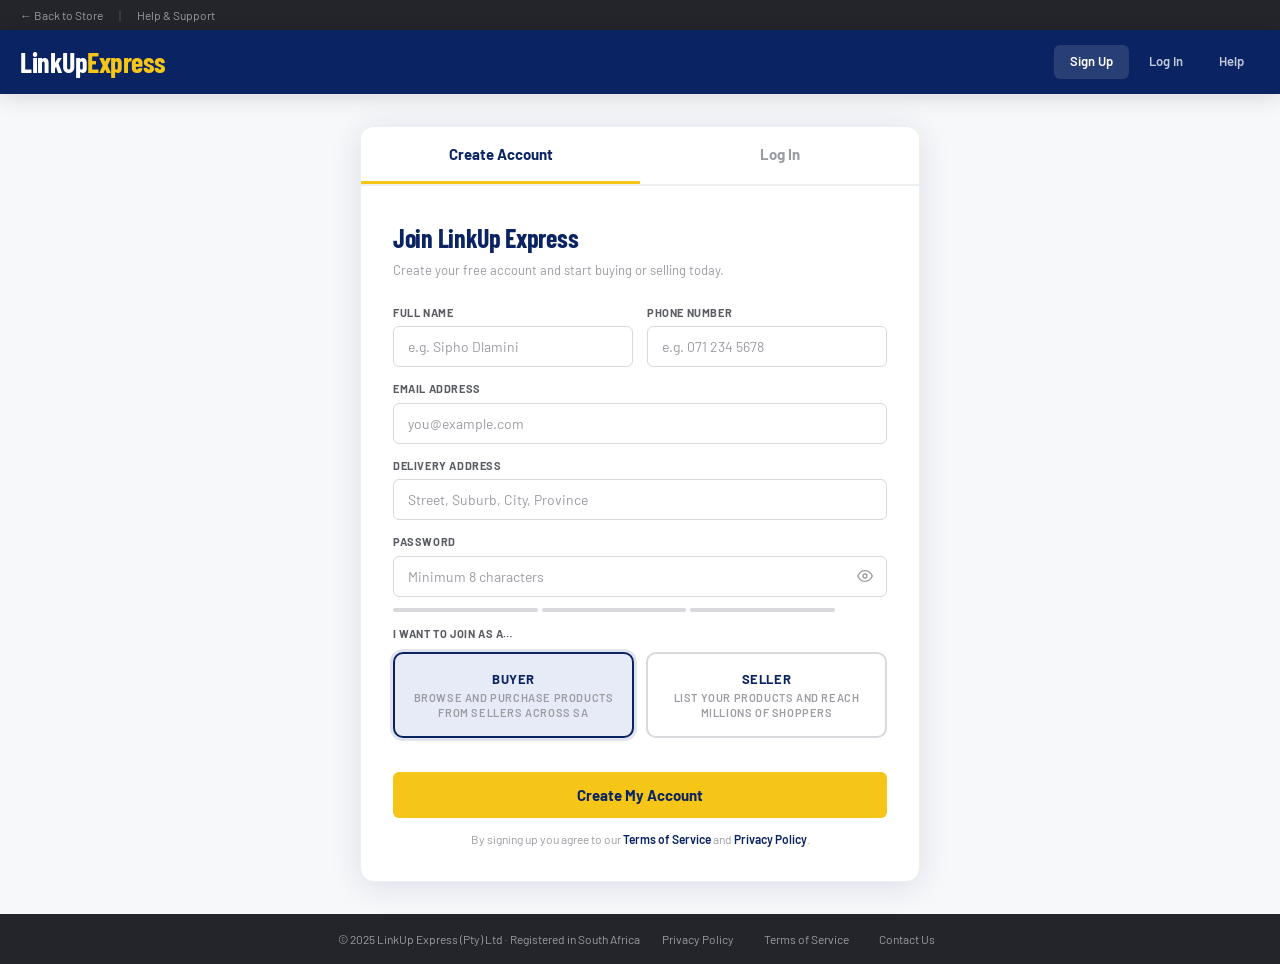
<file: public/pages/listings.html>
<!DOCTYPE html>
<html lang="en">
<head>
  <meta charset="UTF-8" />
  <meta name="viewport" content="width=device-width, initial-scale=1.0" />
  <title>My Listings – LinkUp Express</title>
  <link rel="preconnect" href="https://fonts.googleapis.com" />
  <link rel="preconnect" href="https://fonts.gstatic.com" crossorigin />
  <link href="https://fonts.googleapis.com/css2?family=Barlow:wght@400;500;600;700&family=Barlow+Condensed:wght@600;700&family=JetBrains+Mono:wght@400;500&display=swap" rel="stylesheet" />
  <link rel="stylesheet" href="../assets/css/shared.css" />
  <style>
    body { background: var(--gray-50); }

    /* ── TOP BAR ── */
    .topbar { background: var(--gray-800); color: var(--gray-400); font-size: 12px; padding: 6px 0; }
    .topbar-inner { max-width: 1280px; margin: 0 auto; padding: 0 20px; display: flex; justify-content: space-between; }
    .topbar a { color: var(--gray-400); margin: 0 8px; }
    .topbar a:hover { color: var(--white); }

    /* ── HEADER ── */
    header { background: var(--blue); position: sticky; top: 0; z-index: 100; box-shadow: 0 2px 12px rgba(0,0,0,.15); }
    .header-inner { max-width: 1280px; margin: 0 auto; padding: 0 20px; display: flex; align-items: center; gap: 20px; height: 64px; }
    .logo { font-family: var(--font-cond); font-size: 26px; font-weight: 700; color: var(--white); }
    .logo span { color: var(--yellow); }
    .header-nav-right { margin-left: auto; display: flex; align-items: center; gap: 8px; }
    .btn-new-listing { background: var(--yellow); color: var(--blue); font-weight: 700; font-size: 13px; padding: 9px 18px; border-radius: var(--radius); border: none; cursor: pointer; font-family: var(--font); transition: background .12s; }
    .btn-new-listing:hover { background: var(--yellow-dark); }
    .header-nav-link { color: rgba(255,255,255,.75); font-size: 13px; font-weight: 600; padding: 8px 12px; border-radius: var(--radius); transition: background .12s; }
    .header-nav-link:hover { background: rgba(255,255,255,.10); color: var(--white); }

    /* ── PAGE ── */
    .page-wrap { max-width: 1280px; margin: 0 auto; padding: 28px 20px 60px; }

    /* ── PAGE HEADER ── */
    .page-header { display: flex; align-items: center; justify-content: space-between; margin-bottom: 24px; flex-wrap: wrap; gap: 12px; }
    .page-header h1 { font-family: var(--font-cond); font-size: 30px; font-weight: 700; color: var(--blue); }
    .page-header h1 span { color: var(--yellow-dark); }

    /* ── STATS STRIP ── */
    .stats-strip { display: grid; grid-template-columns: repeat(4, 1fr); gap: 12px; margin-bottom: 24px; }
    .stat-box { background: var(--white); border: 1px solid var(--gray-100); border-radius: 10px; padding: 16px 20px; box-shadow: 0 1px 4px rgba(0,0,0,.06); }
    .stat-box .num { font-family: var(--font-cond); font-size: 28px; font-weight: 700; color: var(--blue); }
    .stat-box .lbl { font-size: 12px; color: var(--gray-400); margin-top: 2px; }

    /* ── TOOLBAR ── */
    .toolbar { display: flex; align-items: center; gap: 10px; margin-bottom: 16px; flex-wrap: wrap; }
    .search-input { flex: 1; min-width: 200px; padding: 10px 14px; border: 1.5px solid var(--gray-200); border-radius: var(--radius); font-size: 14px; font-family: var(--font); outline: none; transition: border-color .15s; }
    .search-input:focus { border-color: var(--blue); box-shadow: 0 0 0 3px rgba(10,36,99,.08); }
    .filter-tabs { display: flex; gap: 4px; }
    .filter-tab { padding: 8px 16px; border-radius: var(--radius); font-size: 13px; font-weight: 600; color: var(--gray-600); background: var(--white); border: 1.5px solid var(--gray-200); cursor: pointer; font-family: var(--font); transition: all .12s; }
    .filter-tab:hover { border-color: var(--blue); color: var(--blue); }
    .filter-tab.active { background: var(--blue); color: var(--white); border-color: var(--blue); }

    /* ── TABLE ── */
    .table-wrap { background: var(--white); border: 1px solid var(--gray-100); border-radius: 10px; overflow: hidden; box-shadow: 0 1px 4px rgba(0,0,0,.06); }
    table { width: 100%; border-collapse: collapse; font-size: 13px; }
    thead { background: var(--blue); }
    thead th { padding: 12px 16px; text-align: left; font-size: 12px; font-weight: 600; color: var(--white); white-space: nowrap; }
    tbody tr { border-bottom: 1px solid var(--gray-100); transition: background .10s; }
    tbody tr:last-child { border-bottom: none; }
    tbody tr:hover { background: var(--gray-50); }
    td { padding: 12px 16px; vertical-align: middle; }
    .td-title { font-weight: 600; color: var(--blue); max-width: 200px; }
    .td-title small { display: block; font-weight: 400; color: var(--gray-400); font-size: 11px; margin-top: 2px; }
    .td-price { font-family: var(--font-cond); font-size: 16px; font-weight: 700; color: var(--blue); }

    /* ── PILLS ── */
    .pill { display: inline-block; padding: 3px 10px; border-radius: 10px; font-size: 11px; font-weight: 700; }
    .pill-live    { background: var(--green-light);  color: var(--green); }
    .pill-draft   { background: var(--gray-100);     color: var(--gray-600); }
    .pill-paused  { background: var(--amber-light, #FAEEDA);  color: #7A4A00; }
    .pill-removed { background: var(--red-light);    color: var(--red); }

    /* ── ACTION BUTTONS ── */
    .tbl-btn { font-size: 11px; font-weight: 700; padding: 5px 10px; border-radius: 4px; margin-right: 4px; border: none; cursor: pointer; font-family: var(--font); transition: all .12s; }
    .tbl-btn-edit   { background: var(--blue-light);  color: var(--blue); }
    .tbl-btn-edit:hover   { background: var(--blue); color: var(--white); }
    .tbl-btn-pause  { background: #FAEEDA; color: #7A4A00; }
    .tbl-btn-pause:hover  { background: #7A4A00; color: var(--white); }
    .tbl-btn-delete { background: var(--red-light);   color: var(--red); }
    .tbl-btn-delete:hover { background: var(--red); color: var(--white); }
    .tbl-btn-live   { background: var(--green-light); color: var(--green); }
    .tbl-btn-live:hover   { background: var(--green); color: var(--white); }

    /* ── EMPTY STATE ── */
    .empty-state { text-align: center; padding: 60px 20px; color: var(--gray-400); }
    .empty-state .icon { font-size: 48px; margin-bottom: 16px; }
    .empty-state h3 { font-family: var(--font-cond); font-size: 22px; color: var(--blue); margin-bottom: 8px; }
    .empty-state p { font-size: 14px; margin-bottom: 20px; }
    .btn-primary { background: var(--yellow); color: var(--blue); font-weight: 700; font-size: 14px; padding: 12px 24px; border-radius: var(--radius); border: none; cursor: pointer; font-family: var(--font); transition: background .12s; }
    .btn-primary:hover { background: var(--yellow-dark); }

    /* ── TOAST ── */
    .toast { position: fixed; bottom: 24px; right: 24px; background: var(--blue); color: var(--white); padding: 12px 20px; border-radius: 8px; font-size: 13px; font-weight: 600; box-shadow: 0 4px 20px rgba(0,0,0,.15); z-index: 9999; transform: translateY(80px); opacity: 0; transition: all .3s cubic-bezier(.34,1.56,.64,1); max-width: 320px; }
    .toast.show { transform: translateY(0); opacity: 1; }

    @media (max-width: 768px) {
      .stats-strip { grid-template-columns: 1fr 1fr; }
      .filter-tabs { flex-wrap: wrap; }
      table { display: block; overflow-x: auto; }
    }
  </style>
</head>
<body>

  <!-- TOP BAR -->
  <div class="topbar">
    <div class="topbar-inner">
      <div><a href="../../index.html">← Back to Store</a> | <a href="contact.html">Help &amp; Support</a></div>
    </div>
  </div>

  <!-- HEADER -->
  <header>
    <div class="header-inner">
      <a href="../../index.html" class="logo">LinkUp<span>Express</span></a>
      <nav class="header-nav-right">
        <button class="btn-new-listing" onclick="window.location.href='create-listing.html'">+ New Listing</button>
        <a href="listings.html" class="header-nav-link" style="color:var(--yellow);">My Listings</a>
        <a href="profile.html" class="header-nav-link">Account</a>
      </nav>
    </div>
  </header>

  <!-- MAIN -->
  <div class="page-wrap">

    <div class="page-header">
      <h1>My <span>Listings</span></h1>
      <button class="btn-primary" onclick="window.location.href='create-listing.html'">+ Create New Listing</button>
    </div>

    <!-- STATS -->
    <div class="stats-strip">
      <div class="stat-box"><div class="num" id="stat-total">0</div><div class="lbl">Total Listings</div></div>
      <div class="stat-box"><div class="num" id="stat-live">0</div><div class="lbl">Live</div></div>
      <div class="stat-box"><div class="num" id="stat-draft">0</div><div class="lbl">Drafts</div></div>
      <div class="stat-box"><div class="num" id="stat-paused">0</div><div class="lbl">Paused</div></div>
    </div>

    <!-- TOOLBAR -->
    <div class="toolbar">
      <input type="text" class="search-input" placeholder="Search your listings…" oninput="filterListings(this.value)" autocomplete="off" />
      <div class="filter-tabs">
        <button class="filter-tab active" onclick="setFilter('all', this)">All</button>
        <button class="filter-tab" onclick="setFilter('live', this)">Live</button>
        <button class="filter-tab" onclick="setFilter('draft', this)">Draft</button>
        <button class="filter-tab" onclick="setFilter('paused', this)">Paused</button>
      </div>
    </div>

    <!-- TABLE -->
    <div class="table-wrap" id="table-wrap">
      <div class="empty-state" id="empty-state" style="display:none;">
        <div class="icon">📦</div>
        <h3>No listings yet</h3>
        <p>Create your first listing and start selling to buyers across South Africa.</p>
        <button class="btn-primary" onclick="window.location.href='create-listing.html'">+ Create First Listing</button>
      </div>
      <table id="listings-table" style="display:none;">
        <thead>
          <tr>
            <th>Product</th>
            <th>Category</th>
            <th>Price</th>
            <th>Stock</th>
            <th>Condition</th>
            <th>Status</th>
            <th>Created</th>
            <th>Actions</th>
          </tr>
        </thead>
        <tbody id="listings-tbody"></tbody>
      </table>
    </div>

  </div>

  <!-- TOAST -->
  <div class="toast" id="toast"></div>

  <script src="../assets/java/auth.js"></script>
  <script>
    'use strict';

    var allListings   = [];
    var currentFilter = 'all';

    /* ── BOOT ── */
    document.addEventListener('DOMContentLoaded', async function() {
      // Get user ID from localStorage — always available after login
      var uid = '';
      try { uid = localStorage.getItem('lue_uid') || ''; } catch(e) {}

      if (!uid) {
        // Truly not logged in
        window.location.href = 'signup.html';
        return;
      }

      // Set a minimal session so the page works
      // Full session will be loaded async but we don't block on it
      if (window.lue_initSession) {
        lue_initSession().catch(function() {});
      }

      // Load listings immediately using uid
      loadListings(uid);
    });

    /* ── LOAD from localStorage + PHP API ── */
    async function loadListings(uid) {
      var local = [];
      if (!uid) { try { uid = localStorage.getItem('lue_uid') || ''; } catch(e) {} }

      // Load from PHP database
      try {
        var url = (window.lue_apiUrl ? lue_apiUrl('listings') : '../api/listings.php') + '?action=mine';
        if (uid) url += '&user_id=' + encodeURIComponent(uid);
        var res = await fetch(url, { credentials: 'same-origin' });
        var data = await res.json();
        if (data.ok && Array.isArray(data.data) && data.data.length > 0) {
          // Merge DB listings with local ones
          allListings = data.data.map(function(l) {
            return {
              id:          l.id,
              title:       l.product_name || l.name || 'Untitled',
              category:    l.category_name || '—',
              price:       l.price,
              quantity:    l.stock_qty,
              condition:   l.condition || 'new',
              status:      l.status || 'draft',
              createdAt:   l.created_at || new Date().toISOString(),
              brand:       l.brand || '',
            };
          });
        } else {
          allListings = local;
        }
      } catch(e) {
        // PHP not available — use localStorage
        allListings = local;
      }

      renderTable(allListings);
      updateStats();
    }

    /* ── RENDER TABLE ── */
    function renderTable(listings) {
      var filtered = currentFilter === 'all'
        ? listings
        : listings.filter(function(l) { return l.status === currentFilter; });

      var tbody = document.getElementById('listings-tbody');
      var table = document.getElementById('listings-table');
      var empty = document.getElementById('empty-state');

      if (filtered.length === 0) {
        table.style.display = 'none';
        empty.style.display = 'block';
        return;
      }

      empty.style.display = 'none';
      table.style.display = 'table';

      tbody.innerHTML = filtered.map(function(l) {
        return '<tr id="row-' + esc(l.id) + '">' +
          '<td class="td-title">' + esc(l.title) + '<small>' + esc(l.brand || '') + '</small></td>' +
          '<td>' + esc(l.category || '—') + '</td>' +
          '<td class="td-price">R&nbsp;' + fmtNum(l.price) + '</td>' +
          '<td>' + (l.quantity || 0) + '</td>' +
          '<td>' + condLabel(l.condition) + '</td>' +
          '<td>' + statusPill(l.status) + '</td>' +
          '<td style="font-size:11px;color:var(--gray-400);">' + fmtDate(l.createdAt) + '</td>' +
          '<td>' + actionBtns(l) + '</td>' +
        '</tr>';
      }).join('');
    }

    /* ── STATS ── */
    function updateStats() {
      document.getElementById('stat-total').textContent  = allListings.length;
      document.getElementById('stat-live').textContent   = allListings.filter(function(l){ return l.status === 'live'; }).length;
      document.getElementById('stat-draft').textContent  = allListings.filter(function(l){ return l.status === 'draft'; }).length;
      document.getElementById('stat-paused').textContent = allListings.filter(function(l){ return l.status === 'paused'; }).length;
    }

    /* ── FILTER ── */
    function setFilter(filter, btn) {
      currentFilter = filter;
      document.querySelectorAll('.filter-tab').forEach(function(b) { b.classList.remove('active'); });
      btn.classList.add('active');
      renderTable(allListings);
    }

    function filterListings(query) {
      var q = query.toLowerCase();
      var filtered = allListings.filter(function(l) {
        return (l.title || '').toLowerCase().includes(q) ||
               (l.category || '').toLowerCase().includes(q) ||
               (l.brand || '').toLowerCase().includes(q);
      });
      renderTable(filtered);
    }

    /* ── ACTIONS ── */
    function publishListing(id) {
      updateStatus(id, 'live');
    }
    function pauseListing(id) {
      updateStatus(id, 'paused');
    }
    async function deleteListing(id) {
      if (!confirm('Permanently delete this listing? This cannot be undone.')) return;
      var uid = '';
      try { uid = localStorage.getItem('lue_uid') || ''; } catch(e) {}

      // Hard delete from DB
      try {
        var url = (window.lue_apiUrl ? lue_apiUrl('listings') : '../api/listings.php')
                  + '?action=delete&id=' + encodeURIComponent(id)
                  + '&user_id=' + encodeURIComponent(uid);
        var res  = await fetch(url, {
          method:      'POST',
          credentials: 'same-origin',
          headers:     { 'Content-Type': 'application/json' },
          body:        JSON.stringify({ id: id, user_id: uid })
        });
        var data = await res.json();
        if (!data.ok) {
          toast('Delete failed: ' + (data.error || 'Unknown error'));
          return;
        }
      } catch(e) {
        toast('Could not connect to server.');
        return;
      }

      // Remove from local list and re-render
      allListings = allListings.filter(function(l) { return l.id !== id; });
      // Also clear from localStorage so homepage doesn't show stale data
      try {
        var stored = JSON.parse(localStorage.getItem('lue_listings') || '[]');
        stored = stored.filter(function(l) { return l.id !== id; });
        localStorage.setItem('lue_listings', JSON.stringify(stored));
      } catch(e) {}
      renderTable(allListings);
      updateStats();
      toast('Listing permanently deleted.');
    }

    async function updateStatus(id, status) {
      var uid = '';
      try { uid = localStorage.getItem('lue_uid') || ''; } catch(e) {}

      allListings = allListings.map(function(l) {
        return l.id === id ? Object.assign({}, l, { status: status }) : l;
      });

      try {
        var action = status === 'live' ? 'publish' : status === 'paused' ? 'pause' : 'delete';
        var url = (window.lue_apiUrl ? lue_apiUrl('listings') : '../api/listings.php')
                  + '?action=' + action + '&id=' + encodeURIComponent(id)
                  + '&user_id=' + encodeURIComponent(uid);
        await fetch(url, {
          method:      'POST',
          credentials: 'same-origin',
          headers:     { 'Content-Type': 'application/json' },
          body:        JSON.stringify({ id: id, user_id: uid })
        });
      } catch(e) {}

      renderTable(allListings);
      updateStats();
      toast('Listing ' + status + '!');
    }

    /* ── HELPERS ── */
    function actionBtns(l) {
      var btns = '<button class="tbl-btn tbl-btn-edit" onclick="window.location.href=\'create-listing.html\'">Edit</button>';
      if (l.status === 'draft' || l.status === 'paused') {
        btns += '<button class="tbl-btn tbl-btn-live" onclick="publishListing(\'' + l.id + '\')">Publish</button>';
      }
      if (l.status === 'live') {
        btns += '<button class="tbl-btn tbl-btn-pause" onclick="pauseListing(\'' + l.id + '\')">Pause</button>';
      }
      btns += '<button class="tbl-btn tbl-btn-delete" onclick="deleteListing(\'' + l.id + '\')">Remove</button>';
      return btns;
    }

    function statusPill(s) {
      var map = { live: 'pill-live', draft: 'pill-draft', paused: 'pill-paused', removed: 'pill-removed' };
      return '<span class="pill ' + (map[s] || 'pill-draft') + '">' + (s || 'draft') + '</span>';
    }

    function condLabel(c) {
      var map = { new: 'New', open_box: 'Open Box', used_good: 'Used – Good', used_fair: 'Used – Fair', for_parts: 'For Parts' };
      return map[c] || c || 'New';
    }

    function fmtNum(n) {
      return Number(n || 0).toLocaleString('en-ZA', { minimumFractionDigits: 2, maximumFractionDigits: 2 });
    }

    function fmtDate(str) {
      if (!str) return '—';
      var d = new Date(str);
      return d.toLocaleDateString('en-ZA', { day: '2-digit', month: 'short', year: 'numeric' });
    }

    function esc(str) {
      return String(str || '').replace(/[&<>"']/g, function(c) {
        return { '&':'&amp;','<':'&lt;','>':'&gt;','"':'&quot;',"'":'&#39;' }[c];
      });
    }

    function toast(msg, type) {
      var t = document.getElementById('toast');
      t.textContent = msg;
      t.style.background = type === 'error' ? 'var(--red)' : 'var(--blue)';
      t.classList.add('show');
      clearTimeout(t._timer);
      t._timer = setTimeout(function() { t.classList.remove('show'); }, 3000);
    }

    window.setFilter      = setFilter;
    window.filterListings = filterListings;
    window.publishListing = publishListing;
    window.pauseListing   = pauseListing;
    window.deleteListing  = deleteListing;
  </script>
</body>
</html>
</file>
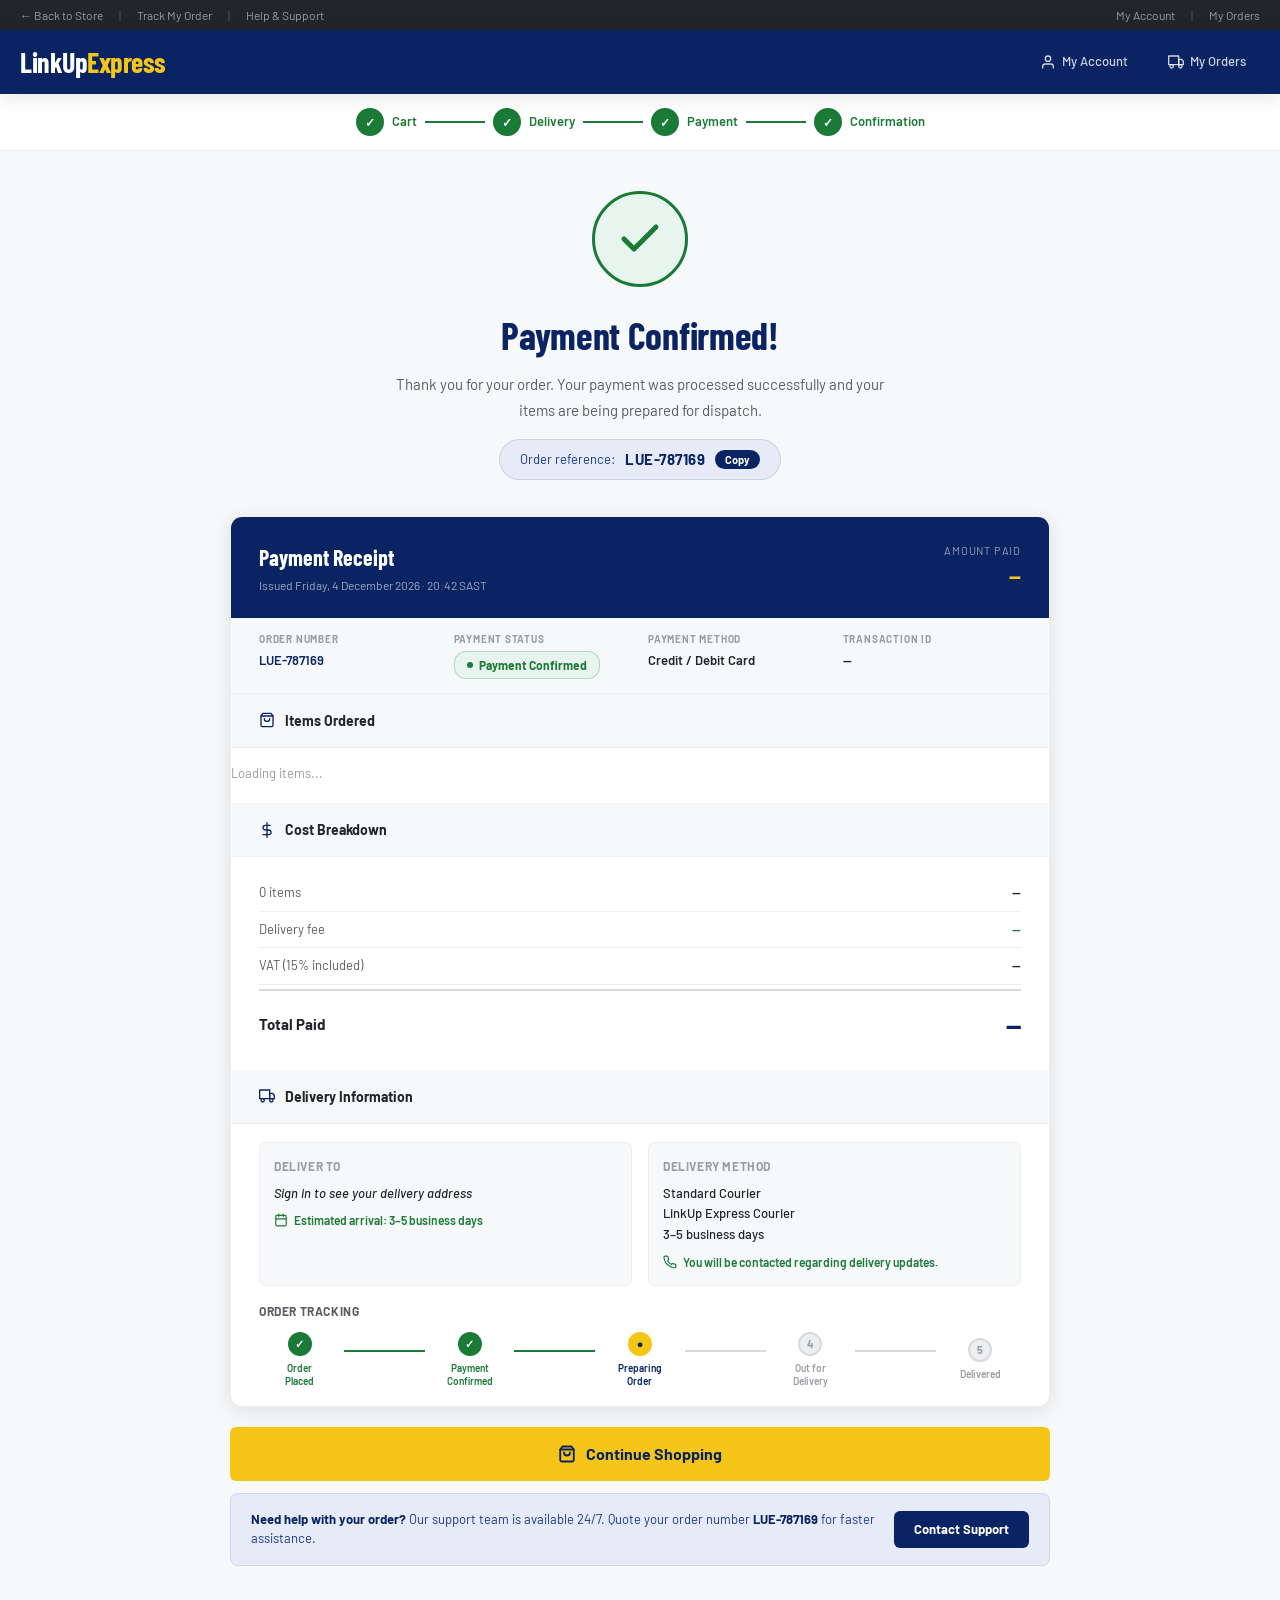
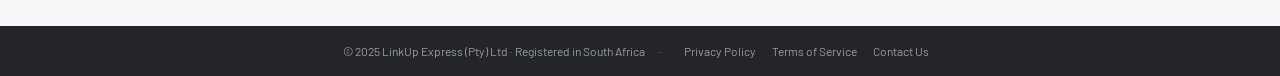
<file: public/pages/order-confirmation.html>
<!DOCTYPE html>
<html lang="en">
<head>
  <meta charset="UTF-8" />
  <meta name="viewport" content="width=device-width, initial-scale=1.0" />
  <title>Payment Confirmed – LinkUp Express</title>
  <link rel="preconnect" href="https://fonts.googleapis.com" />
  <link rel="preconnect" href="https://fonts.gstatic.com" crossorigin />
  <link href="https://fonts.googleapis.com/css2?family=Barlow:wght@400;500;600;700&family=Barlow+Condensed:wght@600;700&display=swap" rel="stylesheet" />
  <link rel="stylesheet" href="../assets/css/shared.css" />
  <link rel="stylesheet" href="../assets/css/order-confirmation.css" />
</head>
<body>

  <!-- TOP BAR -->
  <div class="topbar">
    <div class="topbar-inner">
      <div class="topbar-links">
        <a href="../../index.html">← Back to Store</a>
        <span>|</span>
        <a href="#">Track My Order</a>
        <span>|</span>
        <a href="contact.html">Help &amp; Support</a>
      </div>
      <div class="topbar-links">
        <a href="#">My Account</a>
        <span>|</span>
        <a href="#">My Orders</a>
      </div>
    </div>
  </div>

  <!-- HEADER -->
  <header>
    <div class="header-inner">
      <a href="../../index.html" class="logo">LinkUp<span>Express</span></a>
      <div class="header-right">
        <a href="#">
          <svg viewBox="0 0 24 24" fill="none" stroke="currentColor" stroke-width="2" stroke-linecap="round" stroke-linejoin="round"><path d="M20 21v-2a4 4 0 0 0-4-4H8a4 4 0 0 0-4 4v2"/><circle cx="12" cy="7" r="4"/></svg>
          My Account
        </a>
        <a href="#">
          <svg viewBox="0 0 24 24" fill="none" stroke="currentColor" stroke-width="2" stroke-linecap="round" stroke-linejoin="round"><rect x="1" y="3" width="15" height="13"/><polygon points="16 8 20 8 23 11 23 16 16 16 16 8"/><circle cx="5.5" cy="18.5" r="2.5"/><circle cx="18.5" cy="18.5" r="2.5"/></svg>
          My Orders
        </a>
      </div>
    </div>
  </header>

  <!-- CHECKOUT STEPS – ALL DONE -->
  <div class="checkout-steps">
    <div class="steps-inner">
      <div class="cstep done"><div class="cstep-num">✓</div><div class="cstep-label">Cart</div></div>
      <div class="cstep-line"></div>
      <div class="cstep done"><div class="cstep-num">✓</div><div class="cstep-label">Delivery</div></div>
      <div class="cstep-line"></div>
      <div class="cstep done"><div class="cstep-num">✓</div><div class="cstep-label">Payment</div></div>
      <div class="cstep-line"></div>
      <div class="cstep done"><div class="cstep-num">✓</div><div class="cstep-label">Confirmation</div></div>
    </div>
  </div>

  <!-- MAIN -->
  <main class="main">

    <!-- SUCCESS HERO -->
    <div class="success-hero">
      <div class="success-icon-wrap">
        <svg viewBox="0 0 24 24" fill="none" stroke="currentColor" stroke-width="2.5" stroke-linecap="round" stroke-linejoin="round">
          <polyline points="20 6 9 17 4 12"/>
        </svg>
      </div>
      <h1>Payment Confirmed!</h1>
      <p class="sub">Thank you for your order. Your payment was processed successfully and your items are being prepared for dispatch.</p>
      <div class="order-ref">
        Order reference: <strong id="order-num">LUE-2026-847291</strong>
        <button onclick="copyRef()">Copy</button>
      </div>
    </div>

    <!-- RECEIPT CARD -->
    <div class="receipt-card">

      <!-- RECEIPT HEADER -->
      <div class="receipt-header">
        <div class="receipt-header-left">
          <h2>Payment Receipt</h2>
          <p id="receipt-date">Issued Saturday, 25 April 2026 · 14:32 SAST</p>
        </div>
        <div class="receipt-header-right">
          <div class="rh-label">Amount Paid</div>
          <div class="rh-val" id="confirm-amount-paid">—</div>
        </div>
      </div>

      <!-- META STRIP -->
      <div class="receipt-meta">
        <div class="meta-item">
          <div class="meta-label">Order Number</div>
          <div class="meta-val blue" id="confirm-order-num-meta">—</div>
        </div>
        <div class="meta-item">
          <div class="meta-label">Payment Status</div>
          <div class="meta-val"><span class="payment-badge">Payment Confirmed</span></div>
        </div>
        <div class="meta-item">
          <div class="meta-label">Payment Method</div>
          <div class="meta-val">Credit / Debit Card</div>
        </div>
        <div class="meta-item">
          <div class="meta-label">Transaction ID</div>
          <div class="meta-val">—</div>
        </div>
      </div>

      <!-- ORDERED ITEMS -->
      <div class="receipt-section-head">
        <svg viewBox="0 0 24 24" fill="none" stroke="currentColor" stroke-width="2" stroke-linecap="round" stroke-linejoin="round"><path d="M6 2 3 6v14a2 2 0 0 0 2 2h14a2 2 0 0 0 2-2V6l-3-4z"/><line x1="3" y1="6" x2="21" y2="6"/><path d="M16 10a4 4 0 0 1-8 0"/></svg>
        <h3>Items Ordered</h3>
      </div>
      <div id="confirm-items-list" style="padding:4px 0 8px;">
        <p style="color:var(--gray-400);font-size:13px;padding:12px 0;">Loading items...</p>
      </div>

      <!-- COST BREAKDOWN -->
      <div class="receipt-section-head">
        <svg viewBox="0 0 24 24" fill="none" stroke="currentColor" stroke-width="2" stroke-linecap="round" stroke-linejoin="round"><line x1="12" y1="1" x2="12" y2="23"/><path d="M17 5H9.5a3.5 3.5 0 0 0 0 7h5a3.5 3.5 0 0 1 0 7H6"/></svg>
        <h3>Cost Breakdown</h3>
      </div>
      <div class="cost-breakdown">
        <div class="cost-row"><span class="lbl" id="confirm-items-count">Items</span><span class="val" id="confirm-subtotal">—</span></div>
        <div class="cost-row"><span class="lbl">Delivery fee</span><span class="val green" id="confirm-delivery-fee">—</span></div>
        <div class="cost-row"><span class="lbl">VAT (15% included)</span><span class="val" id="confirm-vat">—</span></div>
        <div class="cost-row total-row"><span class="lbl">Total Paid</span><span class="val" id="confirm-total">—</span></div>
      </div>

      <!-- DELIVERY INFO -->
      <div class="receipt-section-head">
        <svg viewBox="0 0 24 24" fill="none" stroke="currentColor" stroke-width="2" stroke-linecap="round" stroke-linejoin="round"><rect x="1" y="3" width="15" height="13"/><polygon points="16 8 20 8 23 11 23 16 16 16 16 8"/><circle cx="5.5" cy="18.5" r="2.5"/><circle cx="18.5" cy="18.5" r="2.5"/></svg>
        <h3>Delivery Information</h3>
      </div>
      <div class="delivery-block">
        <div class="delivery-grid">
          <div class="delivery-box">
            <h4>Deliver To</h4>
            <p id="confirm-delivery-address">—</p>
            <div class="eta">
              <svg viewBox="0 0 24 24" fill="none" stroke="currentColor" stroke-width="2" stroke-linecap="round" stroke-linejoin="round"><rect x="3" y="4" width="18" height="18" rx="2"/><line x1="16" y1="2" x2="16" y2="6"/><line x1="8" y1="2" x2="8" y2="6"/><line x1="3" y1="10" x2="21" y2="10"/></svg>
              <span id="confirm-eta">Estimated arrival: 3–5 business days</span>
            </div>
          </div>
          <div class="delivery-box">
            <h4>Delivery Method</h4>
            <p id="confirm-delivery-method">Standard Delivery<br/>LinkUp Express Courier<br/>3–5 business days</p>
            <div class="eta">
              <svg viewBox="0 0 24 24" fill="none" stroke="currentColor" stroke-width="2" stroke-linecap="round" stroke-linejoin="round"><path d="M22 16.92v3a2 2 0 0 1-2.18 2 19.79 19.79 0 0 1-8.63-3.07A19.5 19.5 0 0 1 4.69 13a19.79 19.79 0 0 1-3.07-8.67A2 2 0 0 1 3.6 2h3a2 2 0 0 1 2 1.72c.127.96.361 1.903.7 2.81a2 2 0 0 1-.45 2.11L7.91 9.91a16 16 0 0 0 6.29 6.29l.91-.91a2 2 0 0 1 2.11-.45c.907.339 1.85.573 2.81.7A2 2 0 0 1 22 16.92z"/></svg>
              You will be contacted regarding delivery updates.
            </div>
          </div>
        </div>

        <!-- TRACKING PROGRESS -->
        <div class="tracking-bar">
          <div style="font-size:12px; font-weight:700; color:var(--gray-600); text-transform:uppercase; letter-spacing:0.6px; margin-bottom:12px;">Order Tracking</div>
          <div class="tracking-steps">
            <div class="track-step">
              <div class="track-dot done">✓</div>
              <div class="track-label done">Order<br/>Placed</div>
            </div>
            <div class="track-line done"></div>
            <div class="track-step">
              <div class="track-dot done">✓</div>
              <div class="track-label done">Payment<br/>Confirmed</div>
            </div>
            <div class="track-line done"></div>
            <div class="track-step">
              <div class="track-dot active">●</div>
              <div class="track-label active">Preparing<br/>Order</div>
            </div>
            <div class="track-line pending"></div>
            <div class="track-step">
              <div class="track-dot pending">4</div>
              <div class="track-label">Out for<br/>Delivery</div>
            </div>
            <div class="track-line pending"></div>
            <div class="track-step">
              <div class="track-dot pending">5</div>
              <div class="track-label">Delivered</div>
            </div>
          </div>
        </div>
      </div>

    </div>
    <!-- END RECEIPT CARD -->



    <!-- CONTINUE SHOPPING -->
    <a href="../../index.html" class="btn-continue-shopping">
      <svg viewBox="0 0 24 24" fill="none" stroke="currentColor" stroke-width="2.5" stroke-linecap="round" stroke-linejoin="round"><path d="M6 2 3 6v14a2 2 0 0 0 2 2h14a2 2 0 0 0 2-2V6l-3-4z"/><line x1="3" y1="6" x2="21" y2="6"/><path d="M16 10a4 4 0 0 1-8 0"/></svg>
      Continue Shopping
    </a>

    <!-- HELP BOX -->
    <div class="help-box">
      <p><strong>Need help with your order?</strong> Our support team is available 24/7. Quote your order number <strong id="confirm-support-ref">—</strong> for faster assistance.</p>
      <a href="#" class="btn-help">Contact Support</a>
    </div>

  </main>

  <footer>
    <span>© 2025 LinkUp Express (Pty) Ltd · Registered in South Africa</span>
    <span style="margin:0 12px;">·</span>
    <a href="privacy.html">Privacy Policy</a><a href="terms.html">Terms of Service</a><a href="contact.html">Contact Us</a>
  </footer>

  <script src="../assets/java/auth.js"></script>
  <script>
    /* ── ORDER CONFIRMATION BOOT ── */
    document.addEventListener('DOMContentLoaded', async function() {

      // 1. Load session from PHP
      if (window.lue_initSession) await lue_initSession();
      var session = window.lue_getSession ? lue_getSession() : null;

      // 2. Set date/time
      var now = new Date();
      var days   = ['Sunday','Monday','Tuesday','Wednesday','Thursday','Friday','Saturday'];
      var months = ['January','February','March','April','May','June','July','August','September','October','November','December'];
      var h = now.getHours(), m = now.getMinutes();
      var timeStr = (h < 10 ? '0'+h : h) + ':' + (m < 10 ? '0'+m : m) + ' SAST';
      var dateStr = days[now.getDay()] + ', ' + now.getDate() + ' ' + months[now.getMonth()] + ' ' + now.getFullYear();
      var rdEl = document.getElementById('receipt-date');
      if (rdEl) rdEl.textContent = 'Issued ' + dateStr + ' · ' + timeStr;

      // 3. Read order data from sessionStorage (saved by payment.html)
      var ref          = sessionStorage.getItem('lue_order_ref') || ('LUE-' + Math.floor(100000 + Math.random() * 900000));
      var deliveryType = sessionStorage.getItem('lue_order_delivery') || 'standard';
      var items        = [];
      try { items = JSON.parse(sessionStorage.getItem('lue_order_items') || '[]'); } catch(e) {}

      // Clear from sessionStorage after reading
      sessionStorage.removeItem('lue_order_ref');
      sessionStorage.removeItem('lue_order_items');
      sessionStorage.removeItem('lue_order_delivery');

      // 4. Set order reference everywhere
      var setEl = function(id, val) { var el = document.getElementById(id); if (el) el.textContent = val; };
      setEl('order-num', ref);
      setEl('confirm-order-num-meta', ref);
      setEl('confirm-support-ref', ref);
      document.querySelectorAll('[data-order-ref]').forEach(function(el){ el.textContent = ref; });

      // 5. Populate items and totals
      var fmt = function(n) { return 'R ' + Number(n).toLocaleString('en-ZA', {minimumFractionDigits:2}); };
      var deliveryFee = deliveryType === 'express' ? 120 : deliveryType === 'pickup' ? 0 : 50;

      if (items.length > 0) {
        var subtotal = items.reduce(function(s,i){ return s + (Number(i.price)*(i.quantity||1)); }, 0);
        var total    = subtotal + deliveryFee;
        var vat      = total * (15/115);

        setEl('confirm-subtotal',    fmt(subtotal));
        setEl('confirm-delivery',    deliveryFee === 0 ? 'Free' : fmt(deliveryFee));
        setEl('confirm-delivery-fee', deliveryFee === 0 ? 'Free' : fmt(deliveryFee));
        setEl('confirm-vat',         fmt(vat));
        setEl('confirm-total',       fmt(total));
        setEl('confirm-amount-paid', fmt(total));
        setEl('confirm-items-count', items.length + ' item' + (items.length !== 1 ? 's' : ''));

        var listEl = document.getElementById('confirm-items-list');
        if (listEl) {
          listEl.innerHTML = items.map(function(item) {
            return '<div style="display:flex;justify-content:space-between;align-items:center;padding:10px 0;border-bottom:1px solid #f1f3f5;font-size:13px;">' +
              '<span style="color:#495057;">' + (item.name||'Product') + ' <span style="color:#adb5bd;">×' + (item.quantity||1) + '</span></span>' +
              '<span style="font-weight:700;color:#0d1b2a;">' + fmt(Number(item.price)*(item.quantity||1)) + '</span>' +
              '</div>';
          }).join('');
        }
      } else {
        setEl('confirm-amount-paid', '—');
        setEl('confirm-items-count', '0 items');
      }

      // 6. Delivery method
      var deliveryLabels = {
        standard: 'Standard Courier<br/>LinkUp Express Courier<br/>3–5 business days',
        express:  'Express Courier<br/>LinkUp Express Courier<br/>1–2 business days',
        pickup:   'Collect from Seller<br/>Arrange with seller directly<br/>Free'
      };
      var dmEl = document.getElementById('confirm-delivery-method');
      if (dmEl) dmEl.innerHTML = deliveryLabels[deliveryType] || deliveryLabels.standard;

      // 7. Delivery address from session
      var addrEl = document.getElementById('confirm-delivery-address');
      if (addrEl) {
        if (session) {
          var st = session.address_street   || session.address || '';
          var ct = session.address_city     || '';
          var ps = session.address_postal   || '';
          var pv = session.address_province || '';
          var cn = session.address_country  || 'South Africa';
          var parts = [st, ct, ps, pv, cn].filter(Boolean);
          addrEl.innerHTML = '<strong>' + (session.fullName || '') + '</strong>' +
            (parts.length ? '<br/>' + parts.join('<br/>') : '') +
            (session.phone ? '<br/>' + session.phone : '');
        } else {
          addrEl.innerHTML = '<em>Sign in to see your delivery address</em>';
        }
      }
    });

    function copyRef() {
      var ref = document.getElementById('order-num').textContent;
      navigator.clipboard.writeText(ref).then(function() {
        showToast('Order number copied!');
      }).catch(function() {
        showToast('Order number: ' + ref);
      });
    }

    function showToast(msg) {
      var t = document.getElementById('toast');
      if (!t) {
        t = document.createElement('div');
        t.id = 'toast';
        t.style.cssText = 'position:fixed;bottom:28px;left:50%;transform:translateX(-50%) translateY(80px);background:var(--blue);color:var(--white);padding:12px 22px;border-radius:32px;font-size:13px;font-weight:600;box-shadow:0 6px 24px rgba(10,36,99,.3);z-index:500;transition:transform .35s,opacity .35s;opacity:0;white-space:nowrap;font-family:var(--font);';
        document.body.appendChild(t);
      }
      t.textContent = msg;
      t.style.transform = 'translateX(-50%) translateY(0)';
      t.style.opacity   = '1';
      clearTimeout(t._timer);
      t._timer = setTimeout(function() {
        t.style.transform = 'translateX(-50%) translateY(80px)';
        t.style.opacity   = '0';
      }, 3000);
    }
  </script>

</body>
</html>
</file>
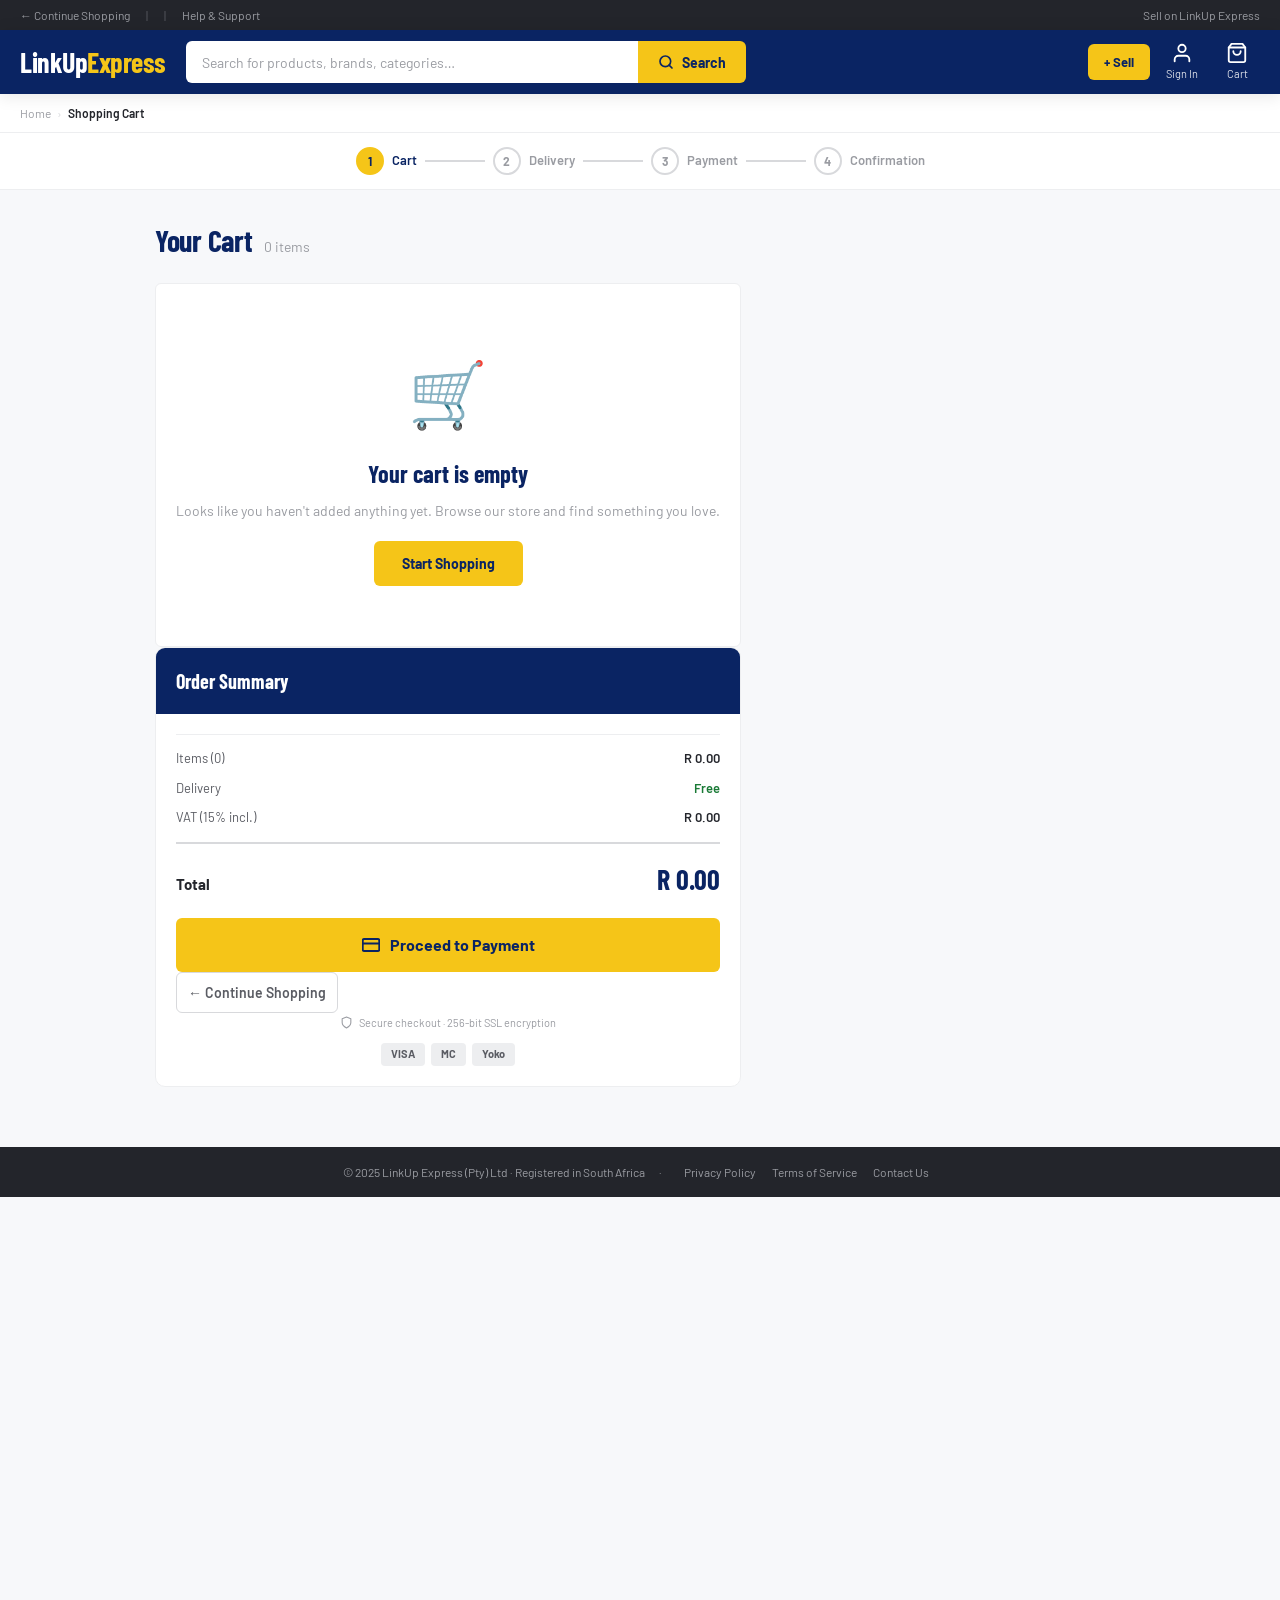
<file: public/pages/payment.html>
<!DOCTYPE html>
<html lang="en">
<head>
  <meta charset="UTF-8" />
  <meta name="viewport" content="width=device-width, initial-scale=1.0" />
  <title>Checkout – LinkUp Express</title>
  <link rel="preconnect" href="https://fonts.googleapis.com">
  <link href="https://fonts.googleapis.com/css2?family=Barlow:wght@400;500;600;700;800&display=swap" rel="stylesheet">
  <style>
    *, *::before, *::after { box-sizing: border-box; margin: 0; padding: 0; }

    :root {
      --blue:       #0A2463;
      --blue-mid:   #1B3A8C;
      --yellow:     #F5C518;
      --yellow-dk:  #D4A914;
      --white:      #FFFFFF;
      --gray-50:    #F8F9FA;
      --gray-100:   #F1F3F5;
      --gray-200:   #E9ECEF;
      --gray-400:   #ADB5BD;
      --gray-500:   #6C757D;
      --gray-600:   #495057;
      --gray-700:   #343A40;
      --dark:       #0D1B2A;
      --green:      #2E7D32;
      --red:        #C0392B;
      --radius:     10px;
      --shadow:     0 2px 12px rgba(10,36,99,.08);
    }

    body {
      font-family: 'Barlow', sans-serif;
      background: var(--gray-50);
      color: var(--dark);
      min-height: 100vh;
    }

    /* ── HEADER ─────────────────────────────────────────────────── */
    .top-bar {
      background: var(--blue);
      color: rgba(255,255,255,.65);
      font-size: 12px;
      padding: 6px 24px;
      display: flex;
      justify-content: space-between;
      align-items: center;
    }
    .top-bar a { color: rgba(255,255,255,.65); text-decoration: none; }
    .top-bar a:hover { color: var(--yellow); }

    header {
      background: var(--blue);
      padding: 0 24px;
      display: flex;
      align-items: center;
      gap: 16px;
      height: 64px;
      border-bottom: 3px solid var(--yellow);
    }
    .logo { font-size: 22px; font-weight: 800; color: var(--white); text-decoration: none; flex-shrink: 0; }
    .logo span { color: var(--yellow); }

    /* ── PROGRESS STEPS ─────────────────────────────────────────── */
    .checkout-progress {
      background: var(--white);
      border-bottom: 1px solid var(--gray-200);
      padding: 16px 24px;
    }
    .progress-inner {
      max-width: 820px;
      margin: 0 auto;
      display: flex;
      align-items: center;
      gap: 0;
    }
    .step {
      display: flex;
      align-items: center;
      gap: 8px;
      font-size: 13px;
      font-weight: 600;
      color: var(--gray-400);
      flex: 1;
    }
    .step.active { color: var(--blue); }
    .step.done   { color: var(--green); }
    .step-num {
      width: 28px; height: 28px;
      border-radius: 50%;
      background: var(--gray-200);
      color: var(--gray-500);
      display: flex; align-items: center; justify-content: center;
      font-size: 12px; font-weight: 700; flex-shrink: 0;
    }
    .step.active .step-num { background: var(--blue); color: var(--white); }
    .step.done   .step-num { background: var(--green); color: var(--white); }
    .step-line {
      flex: 1;
      height: 2px;
      background: var(--gray-200);
      margin: 0 8px;
    }
    .step-line.done { background: var(--green); }

    /* ── MAIN LAYOUT ────────────────────────────────────────────── */
    .checkout-wrap {
      max-width: 900px;
      margin: 32px auto;
      padding: 0 16px;
      display: grid;
      grid-template-columns: 1fr 320px;
      gap: 24px;
      align-items: start;
    }

    /* ── CARDS ──────────────────────────────────────────────────── */
    .card {
      background: var(--white);
      border-radius: var(--radius);
      box-shadow: var(--shadow);
      overflow: hidden;
      margin-bottom: 20px;
    }
    .card-header {
      padding: 16px 20px;
      border-bottom: 1px solid var(--gray-100);
      display: flex;
      align-items: center;
      gap: 10px;
    }
    .card-header h2 {
      font-size: 15px;
      font-weight: 700;
      color: var(--dark);
    }
    .card-header .step-badge {
      width: 24px; height: 24px;
      border-radius: 50%;
      background: var(--blue);
      color: var(--white);
      font-size: 11px;
      font-weight: 700;
      display: flex; align-items: center; justify-content: center;
      flex-shrink: 0;
    }
    .card-body { padding: 20px; }

    /* ── FORM FIELDS ────────────────────────────────────────────── */
    .form-row { display: grid; grid-template-columns: 1fr 1fr; gap: 12px; margin-bottom: 12px; }
    .form-row.single { grid-template-columns: 1fr; }
    .form-row.triple { grid-template-columns: 1fr 1fr 1fr; }

    .field label {
      display: block;
      font-size: 11px;
      font-weight: 700;
      color: var(--gray-500);
      text-transform: uppercase;
      letter-spacing: .4px;
      margin-bottom: 5px;
    }
    .field input, .field select {
      width: 100%;
      padding: 10px 13px;
      border: 1.5px solid var(--gray-200);
      border-radius: 8px;
      font-family: 'Barlow', sans-serif;
      font-size: 14px;
      color: var(--dark);
      outline: none;
      transition: border-color .15s;
    }
    .field input:focus, .field select:focus {
      border-color: var(--blue);
      box-shadow: 0 0 0 3px rgba(10,36,99,.08);
    }
    .field input.error { border-color: var(--red); }
    .field-error {
      font-size: 11px;
      color: var(--red);
      font-weight: 600;
      margin-top: 4px;
      display: none;
    }

    /* ── PAYMENT METHOD ─────────────────────────────────────────── */
    .pay-methods {
      display: grid;
      grid-template-columns: repeat(3, 1fr);
      gap: 10px;
      margin-bottom: 18px;
    }
    .pay-method {
      border: 2px solid var(--gray-200);
      border-radius: 8px;
      padding: 12px;
      cursor: pointer;
      display: flex;
      align-items: center;
      gap: 8px;
      font-size: 13px;
      font-weight: 600;
      transition: all .15s;
    }
    .pay-method:hover { border-color: var(--blue-mid); }
    .pay-method.selected { border-color: var(--blue); background: rgba(10,36,99,.04); }
    .pay-method input[type=radio] { accent-color: var(--blue); }
    .pay-icon { font-size: 18px; }

    /* ── DELIVERY OPTIONS ───────────────────────────────────────── */
    .delivery-options { display: flex; flex-direction: column; gap: 10px; }
    .delivery-opt {
      border: 2px solid var(--gray-200);
      border-radius: 8px;
      padding: 14px 16px;
      cursor: pointer;
      display: flex;
      align-items: center;
      gap: 12px;
      transition: all .15s;
    }
    .delivery-opt:hover { border-color: var(--blue-mid); }
    .delivery-opt.selected { border-color: var(--blue); background: rgba(10,36,99,.03); }
    .delivery-opt input[type=radio] { accent-color: var(--blue); flex-shrink: 0; }
    .delivery-info { flex: 1; }
    .delivery-name { font-size: 14px; font-weight: 700; color: var(--dark); }
    .delivery-eta  { font-size: 12px; color: var(--gray-500); margin-top: 2px; }
    .delivery-price {
      font-size: 14px;
      font-weight: 700;
      color: var(--blue);
    }
    .delivery-price.free { color: var(--green); }

    /* ── ADDRESS ────────────────────────────────────────────────── */
    .address-display {
      background: var(--gray-50);
      border: 1.5px solid var(--gray-200);
      border-radius: 8px;
      padding: 14px 16px;
      font-size: 13px;
      line-height: 1.7;
      color: var(--gray-700);
    }
    .address-display strong { color: var(--dark); font-weight: 700; }

    /* ── ORDER SUMMARY ──────────────────────────────────────────── */
    .summary-card { position: sticky; top: 20px; }
    .summary-items { padding: 16px 20px; border-bottom: 1px solid var(--gray-100); }
    .summary-item {
      display: flex;
      justify-content: space-between;
      align-items: flex-start;
      gap: 10px;
      padding: 8px 0;
      font-size: 13px;
    }
    .summary-item:first-child { padding-top: 0; }
    .summary-item-name { color: var(--gray-700); flex: 1; line-height: 1.4; }
    .summary-item-name span { font-size: 11px; color: var(--gray-400); display: block; }
    .summary-item-price { font-weight: 700; color: var(--dark); white-space: nowrap; }
    .summary-totals { padding: 16px 20px; }
    .summary-row {
      display: flex;
      justify-content: space-between;
      font-size: 13px;
      padding: 5px 0;
      color: var(--gray-600);
    }
    .summary-row.total {
      font-size: 16px;
      font-weight: 800;
      color: var(--dark);
      border-top: 2px solid var(--gray-100);
      padding-top: 12px;
      margin-top: 6px;
    }
    .summary-row .green { color: var(--green); font-weight: 700; }

    /* ── SUBMIT BUTTON ──────────────────────────────────────────── */
    .btn-pay {
      width: 100%;
      background: var(--yellow);
      color: var(--blue);
      border: none;
      border-radius: 8px;
      padding: 15px;
      font-family: 'Barlow', sans-serif;
      font-size: 15px;
      font-weight: 800;
      cursor: pointer;
      margin: 16px 20px;
      width: calc(100% - 40px);
      transition: background .15s, transform .1s;
      display: flex;
      align-items: center;
      justify-content: center;
      gap: 8px;
    }
    .btn-pay:hover { background: var(--yellow-dk); transform: translateY(-1px); }
    .btn-pay:disabled { opacity: .6; cursor: not-allowed; transform: none; }
    .secure-note {
      text-align: center;
      font-size: 11px;
      color: var(--gray-400);
      padding: 0 20px 16px;
      display: flex;
      align-items: center;
      justify-content: center;
      gap: 5px;
    }

    /* ── TOAST ──────────────────────────────────────────────────── */
    #pay-toast {
      position: fixed;
      bottom: 28px;
      left: 50%;
      transform: translateX(-50%) translateY(80px);
      background: var(--blue);
      color: var(--yellow);
      padding: 12px 22px;
      border-radius: 32px;
      font-size: 13px;
      font-weight: 700;
      z-index: 9999;
      transition: transform .3s, opacity .3s;
      opacity: 0;
      white-space: nowrap;
    }
    #pay-toast.show { transform: translateX(-50%) translateY(0); opacity: 1; }

    /* ── SUCCESS OVERLAY ────────────────────────────────────────── */
    #success-overlay {
      display: none;
      position: fixed;
      inset: 0;
      background: rgba(10,36,99,.6);
      backdrop-filter: blur(4px);
      z-index: 1000;
      align-items: center;
      justify-content: center;
    }
    #success-overlay.show { display: flex; }
    .success-box {
      background: var(--white);
      border-radius: 16px;
      padding: 40px 36px;
      text-align: center;
      max-width: 400px;
      width: 90%;
      box-shadow: 0 20px 60px rgba(0,0,0,.2);
    }
    .success-icon { font-size: 56px; margin-bottom: 16px; }
    .success-box h2 { font-size: 22px; font-weight: 800; color: var(--blue); margin-bottom: 8px; }
    .success-box p  { font-size: 14px; color: var(--gray-600); line-height: 1.6; margin-bottom: 6px; }
    .order-ref { font-size: 18px; font-weight: 800; color: var(--yellow-dk); margin: 12px 0; }
    .btn-continue {
      display: inline-block;
      margin-top: 20px;
      background: var(--blue);
      color: var(--white);
      padding: 12px 28px;
      border-radius: 8px;
      font-weight: 700;
      font-size: 14px;
      text-decoration: none;
      cursor: pointer;
      border: none;
      font-family: 'Barlow', sans-serif;
    }
    .btn-continue:hover { background: var(--blue-mid); }

    @media (max-width: 680px) {
      .checkout-wrap { grid-template-columns: 1fr; }
      .summary-card { position: static; }
      .form-row { grid-template-columns: 1fr; }
      .pay-methods { grid-template-columns: 1fr; }
    }
  
@media (max-width: 768px) {
  .checkout-wrap { grid-template-columns: 1fr; padding: 16px; margin: 16px auto; }
  .summary-card { position: static; }
  .form-row { grid-template-columns: 1fr; gap: 10px; }
  .form-row.triple { grid-template-columns: 1fr 1fr; }
  .delivery-options { gap: 8px; }
  .card-body { padding: 14px; }
  .card-header { padding: 12px 14px; }
  .progress-inner { padding: 0 12px; }
  .btn-pay { font-size: 14px; padding: 13px; }
}
@media (max-width: 480px) {
  .checkout-wrap { padding: 10px; margin: 10px auto; }
  .form-row.triple { grid-template-columns: 1fr 1fr; }
  .delivery-opt { padding: 10px 12px; }
  .delivery-name { font-size: 13px; }
  .field input, .field select { font-size: 16px; }
}
  </style>
</head>
<body>

  <!-- TOP BAR -->
  <div class="top-bar">
    <div><a href="../../index.html">← Back to Store</a> | <a href="contact.html">Help &amp; Support</a></div>
    <div>Secure Checkout · 256-bit SSL</div>
  </div>

  <!-- HEADER -->
  <header>
    <a href="../../index.html" class="logo">LinkUp<span>Express</span></a>
  </header>

  <!-- PROGRESS -->
  <div class="checkout-progress">
    <div class="progress-inner">
      <div class="step done">
        <div class="step-num">✓</div>
        <span>Cart</span>
      </div>
      <div class="step-line done"></div>
      <div class="step active">
        <div class="step-num">2</div>
        <span>Payment</span>
      </div>
      <div class="step-line"></div>
      <div class="step">
        <div class="step-num">3</div>
        <span>Confirmation</span>
      </div>
    </div>
  </div>

  <!-- MAIN -->
  <div class="checkout-wrap">

    <!-- LEFT COLUMN -->
    <div>

      <!-- DELIVERY ADDRESS -->
      <div class="card">
        <div class="card-header">
          <div class="step-badge">1</div>
          <h2>Delivery Address</h2>
        </div>
        <div class="card-body">
          <div class="address-display" id="address-display">
            <strong id="addr-name">Loading...</strong><br>
            <span id="addr-street"></span><br>
            <span id="addr-city"></span>
          </div>
          <div class="form-row single" style="margin-top:14px;">
            <div class="field">
              <label>Phone Number</label>
              <input type="tel" id="field-phone" placeholder="e.g. 082 123 4567" />
            </div>
          </div>
          <div class="form-row single">
            <div class="field">
              <label>Delivery Instructions (optional)</label>
              <input type="text" id="field-instructions" placeholder="e.g. Leave at gate, buzz unit 3B" />
            </div>
          </div>
        </div>
      </div>

      <!-- DELIVERY METHOD -->
      <div class="card">
        <div class="card-header">
          <div class="step-badge">2</div>
          <h2>Delivery Method</h2>
        </div>
        <div class="card-body">
          <div class="delivery-options">
            <label class="delivery-opt selected" id="opt-standard">
              <input type="radio" name="delivery" value="standard" checked />
              <div class="delivery-info">
                <div class="delivery-name"> Standard Courier</div>
                <div class="delivery-eta">3–5 business days</div>
              </div>
              <div class="delivery-price" id="price-standard">R50</div>
            </label>
            <label class="delivery-opt" id="opt-express">
              <input type="radio" name="delivery" value="express" />
              <div class="delivery-info">
                <div class="delivery-name"> Express Courier</div>
                <div class="delivery-eta">1–2 business days</div>
              </div>
              <div class="delivery-price">R120</div>
            </label>
            <label class="delivery-opt" id="opt-pickup">
              <input type="radio" name="delivery" value="pickup" />
              <div class="delivery-info">
                <div class="delivery-name"> Collect from Seller</div>
                <div class="delivery-eta">Arrange with seller</div>
              </div>
              <div class="delivery-price free">Free</div>
            </label>
          </div>
        </div>
      </div>

      <!-- PAYMENT METHOD -->
      <div class="card" id="payment-method-card">
        <div class="card-header">
          <div class="step-badge">3</div>
          <h2>Payment Method</h2>
        </div>
        <div class="card-body" id="payment-method-body">
          <div class="pay-methods" style="grid-template-columns:1fr;">
            <label class="pay-method selected" id="pm-card">
              <input type="radio" name="paymethod" value="card" checked />
              <span class="pay-icon"></span> Credit / Debit Card
            </label>
          </div>

          <!-- Card fields -->
          <div id="card-fields">
            <div class="form-row single">
              <div class="field">
                <label>Name on Card</label>
                <input type="text" id="field-cardname" placeholder="As it appears on your card" />
                <div class="field-error" id="err-cardname">Please enter the name on your card.</div>
              </div>
            </div>
            <div class="form-row single">
              <div class="field">
                <label>Card Number</label>
                <input type="text" id="field-cardnum" placeholder="1234  5678  9012  3456" maxlength="19" />
                <div class="field-error" id="err-cardnum">Please enter a valid card number.</div>
              </div>
            </div>
            <div class="form-row triple">
              <div class="field">
                <label>Expiry</label>
                <input type="text" id="field-expiry" placeholder="MM/YY" maxlength="5" />
                <div class="field-error" id="err-expiry">Invalid expiry.</div>
              </div>
              <div class="field">
                <label>CVV</label>
                <input type="text" id="field-cvv" placeholder="123" maxlength="4" />
                <div class="field-error" id="err-cvv">Invalid CVV.</div>
              </div>
            </div>
          </div>

          <!-- Pickup notice — shown instead of card fields when Collect from Seller is chosen -->
          <div id="pickup-notice" style="display:none;background:var(--gray-50);border:1.5px dashed var(--gray-200);border-radius:8px;padding:16px;text-align:center;color:var(--gray-600);font-size:13px;">
             No payment required online. You'll arrange payment and collection directly with the seller.
          </div>

        </div>
      </div>

    </div>

    <!-- RIGHT COLUMN — ORDER SUMMARY -->
    <div class="summary-card">
      <div class="card">
        <div class="card-header">
          <h2>Order Summary</h2>
        </div>
        <div class="summary-items" id="summary-items">
          <!-- populated by JS -->
        </div>
        <div class="summary-totals">
          <div class="summary-row">
            <span id="items-label">Items (0)</span>
            <span id="sum-subtotal">R 0,00</span>
          </div>
          <div class="summary-row">
            <span>Delivery</span>
            <span id="sum-delivery" class="green">Free</span>
          </div>
          <div class="summary-row">
            <span>VAT (15% incl.)</span>
            <span id="sum-vat">R 0,00</span>
          </div>
          <div class="summary-row total">
            <span>Total</span>
            <span id="sum-total">R 0,00</span>
          </div>
        </div>
        <button class="btn-pay" id="btn-pay" onclick="submitPayment()">
           Place Order &amp; Pay
        </button>
        <div class="secure-note"> 256-bit SSL · Your data is safe</div>
      </div>
    </div>

  </div>



  <div id="pay-toast"></div>

  <script src="../assets/java/auth.js"></script>
  <script>
    var deliveryFees = { standard: 50, express: 120, pickup: 0 };
    var selectedDelivery = 'standard';
    var selectedPayMethod = 'card';
    var checkoutData = null;

    /* ── BOOT ── */
    document.addEventListener('DOMContentLoaded', async function() {
      if (window.lue_initSession) await lue_initSession();

      // Load checkout data from sessionStorage
      try {
        checkoutData = JSON.parse(sessionStorage.getItem('lue_checkout') || 'null');
      } catch(e) {}

      if (!checkoutData || !checkoutData.items || checkoutData.items.length === 0) {
        // No checkout data — redirect back to cart
        window.location.href = 'cart.html';
        return;
      }

      // Populate address from session
      var session = lue_getSession ? lue_getSession() : null;
      if (session) {
        document.getElementById('addr-name').textContent   = session.fullName || 'Your Name';
        var street   = session.address_street   || session.address || '';
        var city     = session.address_city     || '';
        var postal   = session.address_postal   || '';
        var province = session.address_province || '';
        var country  = session.address_country  || 'South Africa';
        var addrLine = [street, city, postal, province, country].filter(Boolean).join(', ');
        document.getElementById('addr-street').textContent = addrLine || 'No address saved — update in your Profile';
        document.getElementById('addr-city').textContent   = '';
        var phoneEl = document.getElementById('field-phone');
        if (phoneEl && session.phone) phoneEl.value = session.phone;
      }

      renderSummary();
      initDeliveryOptions();
      initPayMethods();
      initCardFormatting();
    });

    /* ── RENDER ORDER SUMMARY ── */
    function renderSummary() {
      if (!checkoutData) return;
      var items    = checkoutData.items;
      var subtotal = items.reduce(function(s, i) { return s + (Number(i.price) * (i.quantity || 1)); }, 0);
      var delivery = deliveryFees[selectedDelivery] || 0;
      var total    = subtotal + delivery;
      var vat      = total * (15 / 115);

      var html = items.map(function(item) {
        return '<div class="summary-item">' +
          '<div class="summary-item-name">' + (item.name || 'Product') +
          '<span>Qty: ' + (item.quantity || 1) + '</span></div>' +
          '<div class="summary-item-price">R\u00A0' + (Number(item.price) * (item.quantity || 1)).toLocaleString('en-ZA', {minimumFractionDigits:2}) + '</div>' +
          '</div>';
      }).join('');

      document.getElementById('summary-items').innerHTML = html;
      document.getElementById('items-label').textContent  = 'Items (' + items.length + ')';
      document.getElementById('sum-subtotal').textContent = 'R\u00A0' + subtotal.toLocaleString('en-ZA', {minimumFractionDigits:2});
      document.getElementById('sum-delivery').textContent = delivery === 0 ? 'Free' : 'R\u00A0' + delivery.toLocaleString('en-ZA', {minimumFractionDigits:2});
      document.getElementById('sum-delivery').className   = delivery === 0 ? 'green' : '';
      document.getElementById('sum-vat').textContent      = 'R\u00A0' + vat.toLocaleString('en-ZA', {minimumFractionDigits:2});
      document.getElementById('sum-total').textContent    = 'R\u00A0' + total.toLocaleString('en-ZA', {minimumFractionDigits:2});
    }

    /* ── DELIVERY OPTIONS ── */
    function initDeliveryOptions() {
      document.querySelectorAll('input[name="delivery"]').forEach(function(radio) {
        radio.addEventListener('change', function() {
          selectedDelivery = radio.value;
          document.querySelectorAll('.delivery-opt').forEach(function(el) {
            el.classList.remove('selected');
          });
          radio.closest('.delivery-opt').classList.add('selected');
          renderSummary();
          togglePaymentSection();
        });
      });
      togglePaymentSection(); // run once on load
    }

    /* ── TOGGLE PAYMENT SECTION FOR PICKUP ── */
    function togglePaymentSection() {
      var cardFields   = document.getElementById('card-fields');
      var pickupNotice = document.getElementById('pickup-notice');
      var payMethods   = document.querySelector('#payment-method-body .pay-methods');
      var btnPay       = document.getElementById('btn-pay');

      if (selectedDelivery === 'pickup') {
        if (cardFields)   cardFields.style.display   = 'none';
        if (payMethods)   payMethods.style.display   = 'none';
        if (pickupNotice) pickupNotice.style.display = 'block';
        if (btnPay)        btnPay.textContent          = 'Place Order';
      } else {
        if (cardFields)   cardFields.style.display   = '';
        if (payMethods)   payMethods.style.display   = '';
        if (pickupNotice) pickupNotice.style.display = 'none';
        if (btnPay)        btnPay.textContent          = 'Place Order & Pay';
      }
    }

    /* ── PAYMENT METHOD ── */
    function initPayMethods() {
      // Only card is available — nothing to switch
    }

    /* ── CARD FORMATTING ── */
    function initCardFormatting() {
      var cardNum = document.getElementById('field-cardnum');
      if (cardNum) {
        cardNum.addEventListener('input', function() {
          var v = cardNum.value.replace(/\D/g,'').substring(0,16);
          cardNum.value = v.replace(/(.{4})/g, '$1 ').trim();
        });
      }
      var expiry = document.getElementById('field-expiry');
      if (expiry) {
        expiry.addEventListener('input', function() {
          var v = expiry.value.replace(/\D/g,'');
          if (v.length >= 2) v = v.substring(0,2) + '/' + v.substring(2,4);
          expiry.value = v;
        });
      }
    }

    /* ── VALIDATE ── */
    function validate() {
      var ok = true;
      // No payment validation needed for pickup — arranged with seller
      if (selectedDelivery === 'pickup') return true;
      if (selectedPayMethod !== 'card') return true;

      var checks = [
        { id: 'field-cardname', err: 'err-cardname', fn: function(v) { return v.trim().length > 2; } },
        { id: 'field-cardnum',  err: 'err-cardnum',  fn: function(v) { return v.replace(/\s/g,'').length === 16; } },
        { id: 'field-expiry',   err: 'err-expiry',   fn: function(v) { return /^\d{2}\/\d{2}$/.test(v); } },
        { id: 'field-cvv',      err: 'err-cvv',      fn: function(v) { return /^\d{3,4}$/.test(v); } },
      ];

      checks.forEach(function(c) {
        var el  = document.getElementById(c.id);
        var err = document.getElementById(c.err);
        if (!c.fn(el.value)) {
          el.classList.add('error');
          err.style.display = 'block';
          ok = false;
        } else {
          el.classList.remove('error');
          err.style.display = 'none';
        }
      });
      return ok;
    }

    /* ── SUBMIT ── */
    function submitPayment() {
      if (!validate()) {
        showToast('Please fix the errors above.');
        return;
      }
      var btn = document.getElementById('btn-pay');
      btn.disabled    = true;
      btn.textContent = 'Processing...';

      // Simulate payment processing then save order to DB
      setTimeout(async function() {
        var ref = 'LUE-' + Math.floor(100000 + Math.random() * 900000);
        var uid = localStorage.getItem('lue_uid') || '';

        // Build items list for DB
        var items        = checkoutData.items || [];
        var subtotal     = items.reduce(function(s,i){ return s + Number(i.price)*(i.quantity||1); }, 0);
        var deliveryFee  = selectedDelivery === 'express' ? 120 : selectedDelivery === 'pickup' ? 0 : 50;
        var total        = subtotal + deliveryFee;

        // Save order to PHP database
        if (uid && window.lue_apiUrl && items.length > 0) {
          try {
            var orderPayload = {
              user_id:       uid,
              items:         items.map(function(i) {
                return {
                  listing_id:   i.id || i.listing_id,
                  quantity:     i.quantity || 1,
                  unit_price:   i.price
                };
              }),
              delivery_method: selectedDelivery,
              delivery_fee:    deliveryFee,
              ref_number:      ref
            };

            var res  = await fetch(lue_apiUrl('orders') + '?action=place&user_id=' + encodeURIComponent(uid), {
              method:      'POST',
              headers:     { 'Content-Type': 'application/json' },
              credentials: 'same-origin',
              body:        JSON.stringify(orderPayload)
            });
            var text = await res.text();
            console.log('Orders API raw response:', text);
            var data;
            try { data = JSON.parse(text); } catch(e) { console.error('Orders API non-JSON:', text); data = {ok:false}; }
            console.log('Orders API parsed:', data);
            if (data.ok && data.data && (data.data.ref_number || data.data.ref)) {
              ref = data.data.ref_number || data.data.ref;
            } else if (!data.ok) {
              console.error('Order failed:', data.error || 'Unknown error');
            }
          } catch(e) {
            console.warn('Order save failed:', e.message);
          }
        }

        // Save data for confirmation page
        sessionStorage.setItem('lue_order_ref',      ref);
        sessionStorage.setItem('lue_order_items',    JSON.stringify(items));
        sessionStorage.setItem('lue_order_delivery', selectedDelivery);

        // Clear cart from localStorage and DB
        if (window.lue_clearCart) lue_clearCart();
        if (uid && window.lue_apiUrl) {
          fetch(lue_apiUrl('cart') + '?action=clear&user_id=' + encodeURIComponent(uid), {
            method: 'POST', credentials: 'same-origin',
            headers: {'Content-Type':'application/json'},
            body: JSON.stringify({ user_id: uid })
          }).catch(function(){});
        }
        sessionStorage.removeItem('lue_checkout');

        window.location.href = 'order-confirmation.html';
      }, 1800);
    }
    window.submitPayment = submitPayment;

    /* ── TOAST ── */
    function showToast(msg) {
      var t = document.getElementById('pay-toast');
      t.textContent = msg;
      t.classList.add('show');
      clearTimeout(t._timer);
      t._timer = setTimeout(function() { t.classList.remove('show'); }, 3000);
    }
  </script>

</body>
</html>
</file>
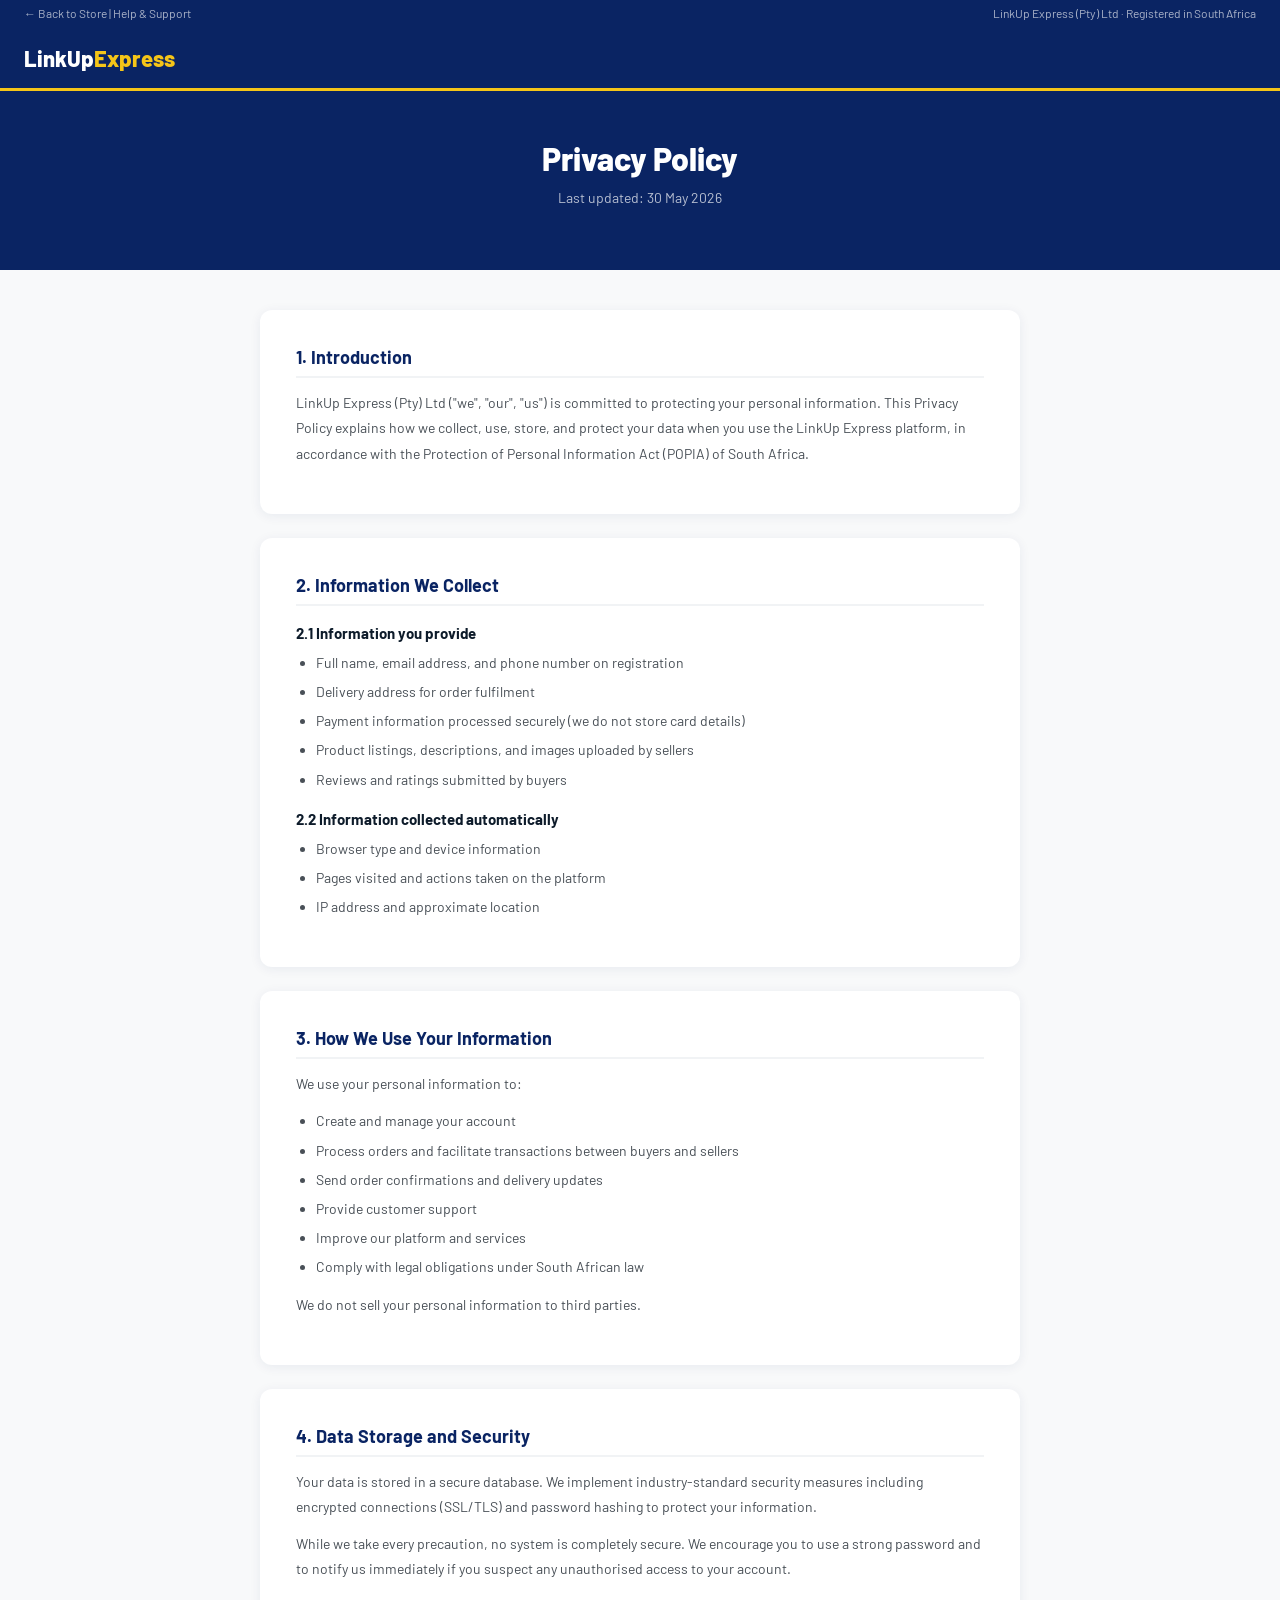
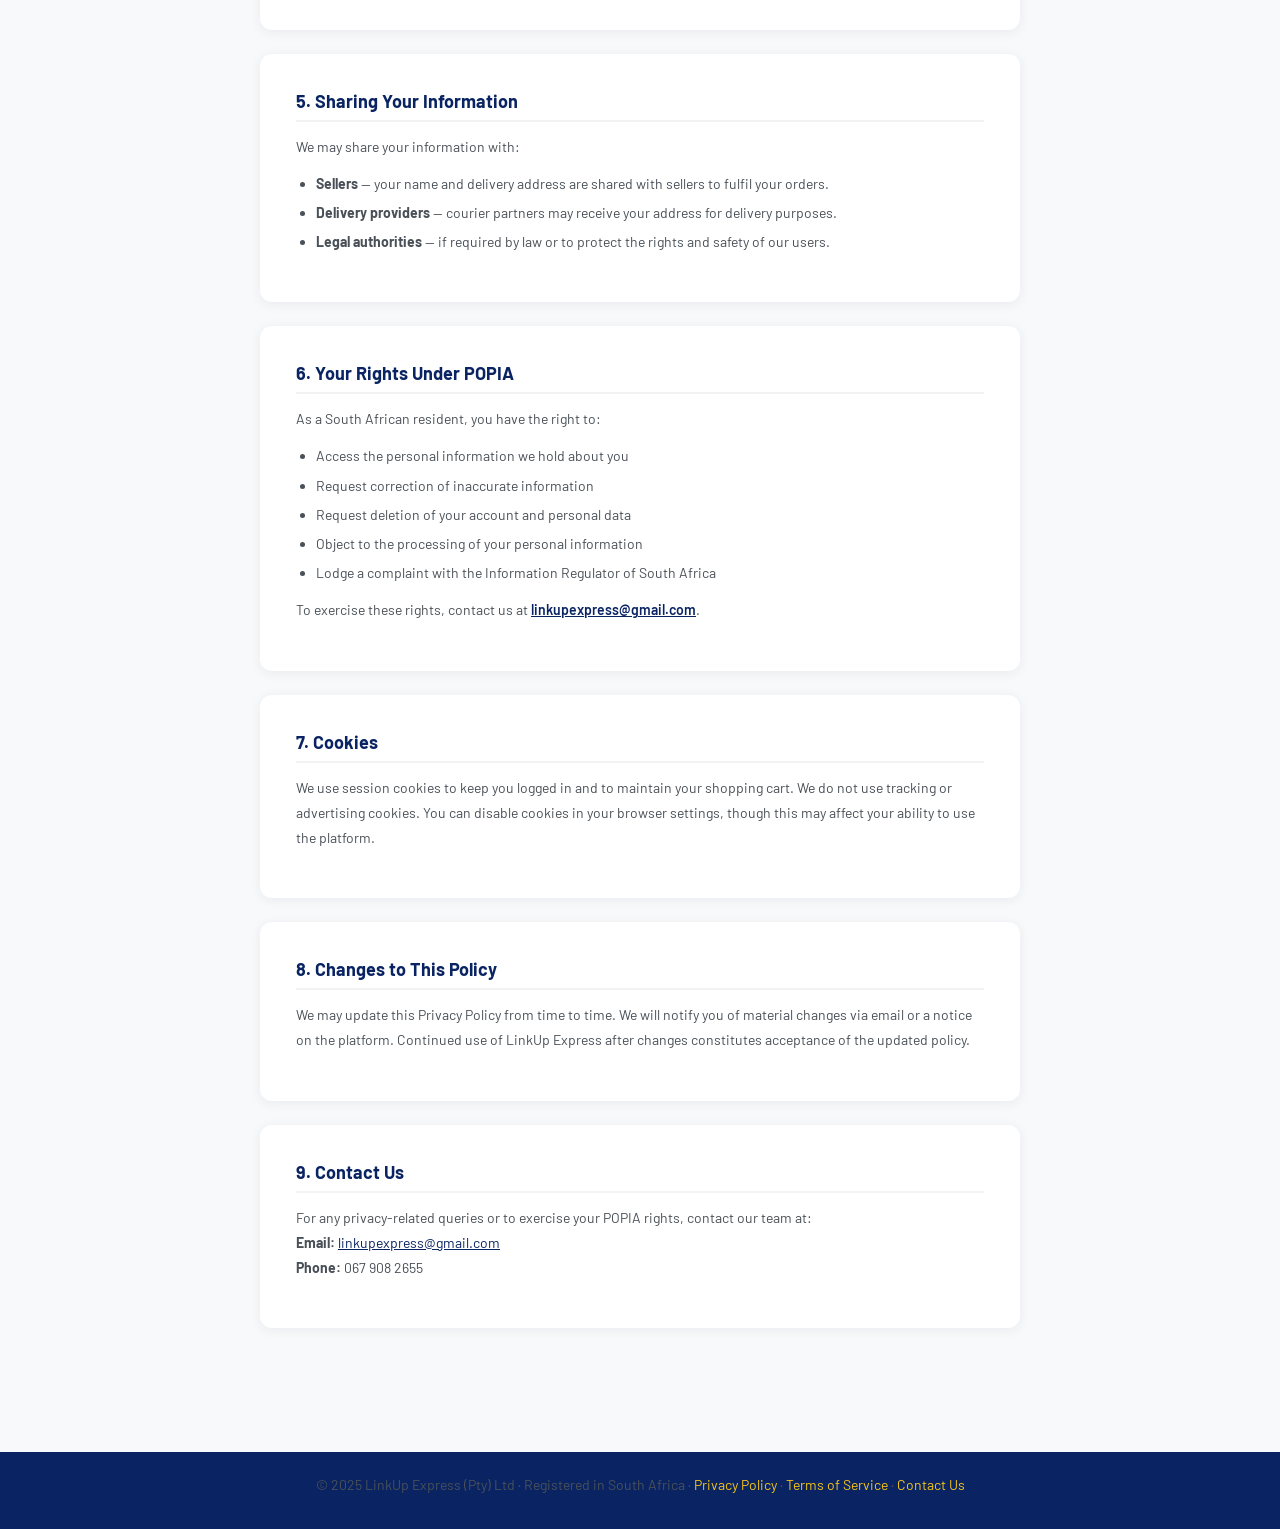
<file: public/pages/privacy.html>
<!DOCTYPE html>
<html lang="en">
<head>
  <meta charset="UTF-8" />
  <meta name="viewport" content="width=device-width, initial-scale=1.0" />
  <title>Privacy Policy – LinkUp Express</title>
  <link href="https://fonts.googleapis.com/css2?family=Barlow:wght@400;500;600;700;800&display=swap" rel="stylesheet">
  <style>
    *, *::before, *::after { box-sizing: border-box; margin: 0; padding: 0; }
    :root {
      --blue: #0A2463; --yellow: #F5C518; --gray-50: #F8F9FA;
      --gray-100: #F1F3F5; --gray-200: #E9ECEF; --gray-600: #495057;
      --gray-700: #343A40; --dark: #0D1B2A; --white: #FFFFFF;
    }
    body { font-family: 'Barlow', sans-serif; background: var(--gray-50); color: var(--dark); }
    .top-bar { background: var(--blue); color: rgba(255,255,255,.65); font-size: 12px; padding: 6px 24px; display: flex; justify-content: space-between; }
    .top-bar a { color: rgba(255,255,255,.65); text-decoration: none; }
    .top-bar a:hover { color: var(--yellow); }
    header { background: var(--blue); padding: 0 24px; display: flex; align-items: center; height: 64px; border-bottom: 3px solid var(--yellow); }
    .logo { font-size: 22px; font-weight: 800; color: var(--white); text-decoration: none; }
    .logo span { color: var(--yellow); }
    .page-hero { background: var(--blue); color: var(--white); padding: 48px 24px; text-align: center; }
    .page-hero h1 { font-size: 32px; font-weight: 800; margin-bottom: 8px; }
    .page-hero p { color: rgba(255,255,255,.7); font-size: 14px; }
    .content { max-width: 800px; margin: 40px auto; padding: 0 20px 60px; }
    .card { background: var(--white); border-radius: 12px; padding: 36px; box-shadow: 0 2px 12px rgba(10,36,99,.07); margin-bottom: 24px; }
    h2 { font-size: 18px; font-weight: 700; color: var(--blue); margin-bottom: 12px; padding-bottom: 8px; border-bottom: 2px solid var(--gray-100); }
    h3 { font-size: 15px; font-weight: 700; color: var(--dark); margin: 18px 0 8px; }
    p { font-size: 14px; line-height: 1.8; color: var(--gray-600); margin-bottom: 12px; }
    ul { padding-left: 20px; margin-bottom: 12px; }
    ul li { font-size: 14px; line-height: 1.8; color: var(--gray-600); margin-bottom: 4px; }
    footer { background: var(--blue); color: rgba(255,255,255,.6); text-align: center; padding: 20px; font-size: 12px; }
    footer a { color: var(--yellow); text-decoration: none; }
  
@media (max-width: 768px) {
  .content { padding: 0 14px 40px; }
  .card { padding: 20px 16px; }
  .page-hero { padding: 32px 16px; }
  .page-hero h1 { font-size: 26px; }
  h2 { font-size: 16px; }
}
@media (max-width: 480px) {
  .page-hero h1 { font-size: 22px; }
  p, ul li { font-size: 13px; }
}
  </style>
</head>
<body>

  <div class="top-bar">
    <div><a href="../../index.html">← Back to Store</a> | <a href="contact.html">Help &amp; Support</a></div>
    <div>LinkUp Express (Pty) Ltd · Registered in South Africa</div>
  </div>

  <header>
    <a href="../../index.html" class="logo">LinkUp<span>Express</span></a>
  </header>

  <div class="page-hero">
    <h1>Privacy Policy</h1>
    <p>Last updated: 30 May 2026</p>
  </div>

  <div class="content">

    <div class="card">
      <h2>1. Introduction</h2>
      <p>LinkUp Express (Pty) Ltd ("we", "our", "us") is committed to protecting your personal information. This Privacy Policy explains how we collect, use, store, and protect your data when you use the LinkUp Express platform, in accordance with the Protection of Personal Information Act (POPIA) of South Africa.</p>
    </div>

    <div class="card">
      <h2>2. Information We Collect</h2>
      <h3>2.1 Information you provide</h3>
      <ul>
        <li>Full name, email address, and phone number on registration</li>
        <li>Delivery address for order fulfilment</li>
        <li>Payment information processed securely (we do not store card details)</li>
        <li>Product listings, descriptions, and images uploaded by sellers</li>
        <li>Reviews and ratings submitted by buyers</li>
      </ul>
      <h3>2.2 Information collected automatically</h3>
      <ul>
        <li>Browser type and device information</li>
        <li>Pages visited and actions taken on the platform</li>
        <li>IP address and approximate location</li>
      </ul>
    </div>

    <div class="card">
      <h2>3. How We Use Your Information</h2>
      <p>We use your personal information to:</p>
      <ul>
        <li>Create and manage your account</li>
        <li>Process orders and facilitate transactions between buyers and sellers</li>
        <li>Send order confirmations and delivery updates</li>
        <li>Provide customer support</li>
        <li>Improve our platform and services</li>
        <li>Comply with legal obligations under South African law</li>
      </ul>
      <p>We do not sell your personal information to third parties.</p>
    </div>

    <div class="card">
      <h2>4. Data Storage and Security</h2>
      <p>Your data is stored in a secure database. We implement industry-standard security measures including encrypted connections (SSL/TLS) and password hashing to protect your information.</p>
      <p>While we take every precaution, no system is completely secure. We encourage you to use a strong password and to notify us immediately if you suspect any unauthorised access to your account.</p>
    </div>

    <div class="card">
      <h2>5. Sharing Your Information</h2>
      <p>We may share your information with:</p>
      <ul>
        <li><strong>Sellers</strong> — your name and delivery address are shared with sellers to fulfil your orders.</li>
        <li><strong>Delivery providers</strong> — courier partners may receive your address for delivery purposes.</li>
        <li><strong>Legal authorities</strong> — if required by law or to protect the rights and safety of our users.</li>
      </ul>
    </div>

    <div class="card">
      <h2>6. Your Rights Under POPIA</h2>
      <p>As a South African resident, you have the right to:</p>
      <ul>
        <li>Access the personal information we hold about you</li>
        <li>Request correction of inaccurate information</li>
        <li>Request deletion of your account and personal data</li>
        <li>Object to the processing of your personal information</li>
        <li>Lodge a complaint with the Information Regulator of South Africa</li>
      </ul>
      <p>To exercise these rights, contact us at <a href="mailto:linkupexpress@gmail.com" style="color:var(--blue);font-weight:600;">linkupexpress@gmail.com</a>.</p>
    </div>

    <div class="card">
      <h2>7. Cookies</h2>
      <p>We use session cookies to keep you logged in and to maintain your shopping cart. We do not use tracking or advertising cookies. You can disable cookies in your browser settings, though this may affect your ability to use the platform.</p>
    </div>

    <div class="card">
      <h2>8. Changes to This Policy</h2>
      <p>We may update this Privacy Policy from time to time. We will notify you of material changes via email or a notice on the platform. Continued use of LinkUp Express after changes constitutes acceptance of the updated policy.</p>
    </div>

    <div class="card">
      <h2>9. Contact Us</h2>
      <p>For any privacy-related queries or to exercise your POPIA rights, contact our team at:<br>
        <strong>Email:</strong> <a href="mailto:linkupexpress@gmail.com" style="color:var(--blue);">linkupexpress@gmail.com</a><br>
        <strong>Phone:</strong> 067 908 2655
      </p>
    </div>
  </div>

  <footer>
    <p>&copy; 2025 LinkUp Express (Pty) Ltd &middot; Registered in South Africa &middot;
      <a href="privacy.html">Privacy Policy</a> &middot;
      <a href="terms.html">Terms of Service</a> &middot;
      <a href="contact.html">Contact Us</a>
    </p>
  </footer>

</body>
</html>
</file>
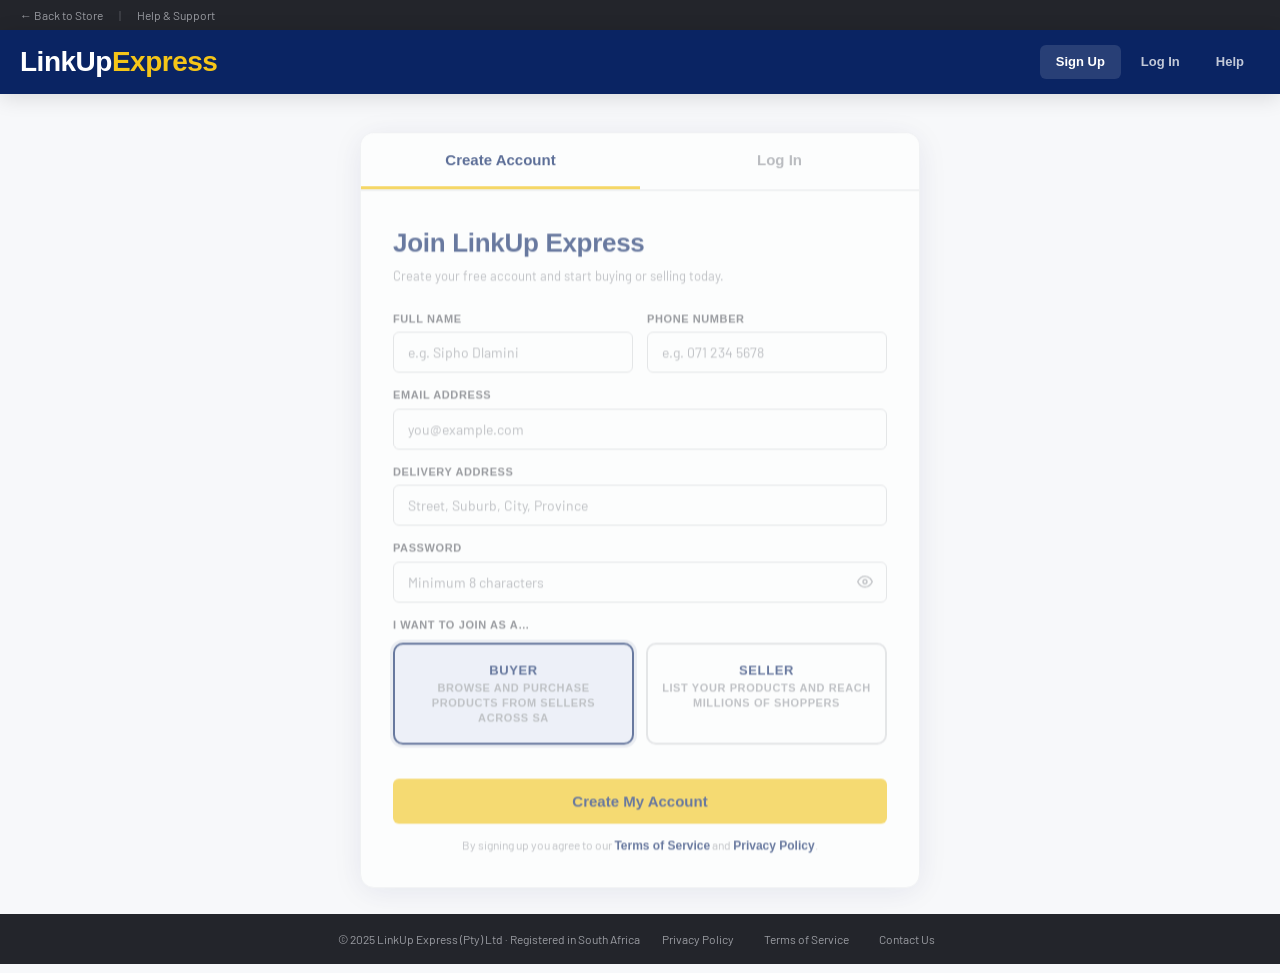
<file: public/pages/profile.html>
<!DOCTYPE html>
<html lang="en">
<head>
  <meta charset="UTF-8" />
  <meta name="viewport" content="width=device-width, initial-scale=1.0" />
  <title>My Profile – LinkUp Express</title>
  <link rel="preconnect" href="https://fonts.googleapis.com" />
  <link rel="preconnect" href="https://fonts.gstatic.com" crossorigin />
  <link href="https://fonts.googleapis.com/css2?family=Barlow:wght@400;500;600;700&family=Barlow+Condensed:wght@600;700&display=swap" rel="stylesheet" />
  <link rel="stylesheet" href="../assets/css/shared.css" />
  <link rel="stylesheet" href="../assets/css/profile.css" />
</head>
<body>

  <!-- TOP BAR -->
  <div class="topbar">
    <div class="topbar-inner">
      <div class="topbar-links">
        <a href="../../index.html">← Back to Store</a>
        <span>|</span>
        <a href="#">My Orders</a>
        <span>|</span>
        <a href="#">Help &amp; Support</a>
      </div>
      <div class="topbar-links">
        <a href="signup.html">Sell on LinkUp Express</a>
      </div>
    </div>
  </div>

  <!-- HEADER -->
  <header>
    <div class="header-inner">
      <a href="../../index.html" class="logo">LinkUp<span>Express</span></a>
      <div class="search-bar">
        <input type="text" id="site-search" name="site-search"
               placeholder="Search for products, brands, categories…"
               autocomplete="new-password"
               onfocus="this.removeAttribute('readonly')"
               readonly />
        <button class="search-btn">
          <svg viewBox="0 0 24 24" fill="none" stroke="currentColor" stroke-width="2.5" stroke-linecap="round" stroke-linejoin="round"><circle cx="11" cy="11" r="8"/><path d="m21 21-4.35-4.35"/></svg>
          Search
        </button>
      </div>
      <div class="header-actions">
        <a href="profile.html" class="header-action active">
          <svg viewBox="0 0 24 24" fill="none" stroke="currentColor" stroke-width="2" stroke-linecap="round" stroke-linejoin="round"><path d="M20 21v-2a4 4 0 0 0-4-4H8a4 4 0 0 0-4 4v2"/><circle cx="12" cy="7" r="4"/></svg>
          <span>Profile</span>
        </a>

        <a href="cart.html" class="header-action">
          <div class="badge" id="cart-count" style="display:none;">0</div>
          <svg viewBox="0 0 24 24" fill="none" stroke="currentColor" stroke-width="2" stroke-linecap="round" stroke-linejoin="round"><path d="M6 2 3 6v14a2 2 0 0 0 2 2h14a2 2 0 0 0 2-2V6l-3-4z"/><line x1="3" y1="6" x2="21" y2="6"/><path d="M16 10a4 4 0 0 1-8 0"/></svg>
          <span>Cart</span>
        </a>
      </div>
    </div>
  </header>

  <!-- BREADCRUMB -->
  <div class="breadcrumb-bar">
    <div class="breadcrumb">
      <a href="../../index.html">Home</a><span class="sep">›</span>
      <span class="current">My Profile</span>
    </div>
  </div>

  <!-- MAIN -->
  <main class="main">

    <!-- STATS STRIP -->
    <div class="stats-strip">
      <div class="stat-card"><div class="stat-num" id="stat-orders">0</div><div class="stat-label">Orders placed</div></div>
      
      <div class="stat-card"><div class="stat-num" id="stat-listings">0</div><div class="stat-label">Active listings</div></div>
      <div class="stat-card"><div class="stat-num" id="stat-saved">—</div><div class="stat-label">Total saved</div></div>
    </div>

    <div class="page-layout">

      <!-- ── SIDEBAR ── -->
      <div class="profile-sidebar">

        <div class="avatar-card">
          <div class="avatar-wrap">
            <div class="avatar" id="avatar-initials">SD</div>
            <button class="avatar-edit-btn" onclick="showToast('Profile photo upload coming soon!')">
              <svg viewBox="0 0 24 24" fill="none" stroke="currentColor" stroke-width="2.5" stroke-linecap="round" stroke-linejoin="round"><path d="M11 4H4a2 2 0 0 0-2 2v14a2 2 0 0 0 2 2h14a2 2 0 0 0 2-2v-7"/><path d="M18.5 2.5a2.121 2.121 0 0 1 3 3L12 15l-4 1 1-4 9.5-9.5z"/></svg>
            </button>
          </div>
          <div class="profile-name" id="sidebar-name"> </div>
          <div class="profile-email-sm" id="sidebar-email"> </div>
          <span class="role-badge buyer" id="sidebar-role-badge"> Buyer</span>
        </div>

        <div class="sidebar-nav">
          <div class="sidebar-nav-item active" onclick="navigateSection(this, 'personal')">
            <svg viewBox="0 0 24 24" fill="none" stroke="currentColor" stroke-width="2" stroke-linecap="round" stroke-linejoin="round"><path d="M20 21v-2a4 4 0 0 0-4-4H8a4 4 0 0 0-4 4v2"/><circle cx="12" cy="7" r="4"/></svg>
            Personal Details
          </div>
          <div class="sidebar-nav-item" onclick="navigateSection(this, 'contact')">
            <svg viewBox="0 0 24 24" fill="none" stroke="currentColor" stroke-width="2" stroke-linecap="round" stroke-linejoin="round"><path d="M22 16.92v3a2 2 0 0 1-2.18 2 19.79 19.79 0 0 1-8.63-3.07A19.5 19.5 0 0 1 4.69 13a19.79 19.79 0 0 1-3.07-8.67A2 2 0 0 1 3.6 2h3a2 2 0 0 1 2 1.72c.127.96.361 1.903.7 2.81a2 2 0 0 1-.45 2.11L7.91 9.91a16 16 0 0 0 6.29 6.29l.91-.91a2 2 0 0 1 2.11-.45c.907.339 1.85.573 2.81.7A2 2 0 0 1 22 16.92z"/></svg>
            Contact Info
          </div>
          <div class="sidebar-nav-item" onclick="navigateSection(this, 'address')">
            <svg viewBox="0 0 24 24" fill="none" stroke="currentColor" stroke-width="2" stroke-linecap="round" stroke-linejoin="round"><path d="M21 10c0 7-9 13-9 13s-9-6-9-13a9 9 0 0 1 18 0z"/><circle cx="12" cy="10" r="3"/></svg>
            Address
          </div>
          <div class="sidebar-nav-item" onclick="navigateSection(this, 'role')">
            <svg viewBox="0 0 24 24" fill="none" stroke="currentColor" stroke-width="2" stroke-linecap="round" stroke-linejoin="round"><path d="M17 21v-2a4 4 0 0 0-4-4H5a4 4 0 0 0-4 4v2"/><circle cx="9" cy="7" r="4"/><path d="M23 21v-2a4 4 0 0 0-3-3.87"/><path d="M16 3.13a4 4 0 0 1 0 7.75"/></svg>
            Account Type
          </div>
          <div class="sidebar-nav-item" onclick="navigateSection(this, 'password')">
            <svg viewBox="0 0 24 24" fill="none" stroke="currentColor" stroke-width="2" stroke-linecap="round" stroke-linejoin="round"><rect x="3" y="11" width="18" height="11" rx="2"/><path d="M7 11V7a5 5 0 0 1 10 0v4"/></svg>
            Password &amp; Security
          </div>
          <div class="sidebar-nav-item" onclick="navigateSection(this, 'danger')">
            <svg viewBox="0 0 24 24" fill="none" stroke="currentColor" stroke-width="2" stroke-linecap="round" stroke-linejoin="round"><circle cx="12" cy="12" r="10"/><line x1="12" y1="8" x2="12" y2="12"/><line x1="12" y1="16" x2="12.01" y2="16"/></svg>
            Delete Account
            </div>
        </div>

      </div>

      <!-- ── CONTENT ── -->
      <div class="content-area">

        <!-- PERSONAL DETAILS -->
        <div class="section-card" id="personal">
          <div class="section-head">
            <div class="section-head-left">
              <div class="section-icon"><svg viewBox="0 0 24 24" fill="none" stroke="currentColor" stroke-width="2" stroke-linecap="round" stroke-linejoin="round"><path d="M20 21v-2a4 4 0 0 0-4-4H8a4 4 0 0 0-4 4v2"/><circle cx="12" cy="7" r="4"/></svg></div>
              <div><h2>Personal Details</h2><p>Your name and display information.</p></div>
            </div>
            <div class="edit-controls">
              <button class="btn-cancel-section" onclick="cancelEdit('personal')">Cancel</button>
              <button class="btn-save-section" onclick="saveSection('personal')">
                <svg viewBox="0 0 24 24" fill="none" stroke="currentColor" stroke-width="2.5" stroke-linecap="round" stroke-linejoin="round"><polyline points="20 6 9 17 4 12"/></svg>
                Save Changes
              </button>
              <button class="btn-edit-section" onclick="editSection('personal')">
                <svg viewBox="0 0 24 24" fill="none" stroke="currentColor" stroke-width="2.5" stroke-linecap="round" stroke-linejoin="round"><path d="M11 4H4a2 2 0 0 0-2 2v14a2 2 0 0 0 2 2h14a2 2 0 0 0 2-2v-7"/><path d="M18.5 2.5a2.121 2.121 0 0 1 3 3L12 15l-4 1 1-4 9.5-9.5z"/></svg>
                Edit
              </button>
            </div>
          </div>
          <div class="section-body">
            <div class="form-row">
              <div class="form-group">
                <label class="field-label">First Name</label>
                <div class="field-value" id="v-first-name">—</div>
                <input type="text" class="field-input" id="i-first-name" value="" placeholder="First name" oninput="liveUpdate()" />
              </div>
              <div class="form-group">
                <label class="field-label">Last Name</label>
                <div class="field-value" id="v-last-name">—</div>
                <input type="text" class="field-input" id="i-last-name" value="" placeholder="Last name" oninput="liveUpdate()" />
              </div>
            </div>
            <div class="form-group">
              <label class="field-label">Display Name</label>
              <div class="field-value" id="v-display-name">—</div>
              <input type="text" class="field-input" id="i-display-name" value="" placeholder="How your name shows on reviews" />
            </div>
            <div class="form-group">
              <label class="field-label">Date of Birth</label>
              <div class="field-value" id="v-dob">—</div>
              <input type="date" class="field-input" id="i-dob" value="" />
            </div>
          </div>
        </div>

        <!-- CONTACT INFO -->
        <div class="section-card" id="contact">
          <div class="section-head">
            <div class="section-head-left">
              <div class="section-icon"><svg viewBox="0 0 24 24" fill="none" stroke="currentColor" stroke-width="2" stroke-linecap="round" stroke-linejoin="round"><path d="M22 16.92v3a2 2 0 0 1-2.18 2 19.79 19.79 0 0 1-8.63-3.07A19.5 19.5 0 0 1 4.69 13a19.79 19.79 0 0 1-3.07-8.67A2 2 0 0 1 3.6 2h3a2 2 0 0 1 2 1.72c.127.96.361 1.903.7 2.81a2 2 0 0 1-.45 2.11L7.91 9.91a16 16 0 0 0 6.29 6.29l.91-.91a2 2 0 0 1 2.11-.45c.907.339 1.85.573 2.81.7A2 2 0 0 1 22 16.92z"/></svg></div>
              <div><h2>Contact Information</h2><p>Email address and phone number.</p></div>
            </div>
            <div class="edit-controls">
              <button class="btn-cancel-section" onclick="cancelEdit('contact')">Cancel</button>
              <button class="btn-save-section" onclick="saveSection('contact')">
                <svg viewBox="0 0 24 24" fill="none" stroke="currentColor" stroke-width="2.5" stroke-linecap="round" stroke-linejoin="round"><polyline points="20 6 9 17 4 12"/></svg>
                Save Changes
              </button>
              <button class="btn-edit-section" onclick="editSection('contact')">
                <svg viewBox="0 0 24 24" fill="none" stroke="currentColor" stroke-width="2.5" stroke-linecap="round" stroke-linejoin="round"><path d="M11 4H4a2 2 0 0 0-2 2v14a2 2 0 0 0 2 2h14a2 2 0 0 0 2-2v-7"/><path d="M18.5 2.5a2.121 2.121 0 0 1 3 3L12 15l-4 1 1-4 9.5-9.5z"/></svg>
                Edit
              </button>
            </div>
          </div>
          <div class="section-body">
            <div class="form-group">
              <label class="field-label">Email Address</label>
              <div class="field-value" id="v-email"> </div>
              <input type="email" class="field-input" id="i-email" value="" placeholder="your@email.com" oninput="updateSidebarEmail()" />
              <div style="font-size:11px; color:var(--gray-400); margin-top:4px;" id="email-note" class="field-input">A verification link will be sent to your new address.</div>
            </div>
            <div class="form-group">
              <label class="field-label">Phone Number</label>
              <div class="field-value" id="v-phone">071 234 5678</div>
              <input type="tel" class="field-input" id="i-phone" value="" placeholder="e.g. 071 234 5678" />
            </div>
            <div class="form-group">
              <label class="field-label">Alternate Phone</label>
              <div class="field-value empty" id="v-alt-phone">Not provided</div>
              <input type="tel" class="field-input" id="i-alt-phone" value="" placeholder="Optional second number" />
            </div>
          </div>
        </div>

        <!-- ADDRESS -->
        <div class="section-card" id="address">
          <div class="section-head">
            <div class="section-head-left">
              <div class="section-icon"><svg viewBox="0 0 24 24" fill="none" stroke="currentColor" stroke-width="2" stroke-linecap="round" stroke-linejoin="round"><path d="M21 10c0 7-9 13-9 13s-9-6-9-13a9 9 0 0 1 18 0z"/><circle cx="12" cy="10" r="3"/></svg></div>
              <div><h2>Delivery Address</h2><p>Your default shipping address.</p></div>
            </div>
            <div class="edit-controls">
              <button class="btn-cancel-section" onclick="cancelEdit('address')">Cancel</button>
              <button class="btn-save-section" onclick="saveSection('address')">
                <svg viewBox="0 0 24 24" fill="none" stroke="currentColor" stroke-width="2.5" stroke-linecap="round" stroke-linejoin="round"><polyline points="20 6 9 17 4 12"/></svg>
                Save Changes
              </button>
              <button class="btn-edit-section" onclick="editSection('address')">
                <svg viewBox="0 0 24 24" fill="none" stroke="currentColor" stroke-width="2.5" stroke-linecap="round" stroke-linejoin="round"><path d="M11 4H4a2 2 0 0 0-2 2v14a2 2 0 0 0 2 2h14a2 2 0 0 0 2-2v-7"/><path d="M18.5 2.5a2.121 2.121 0 0 1 3 3L12 15l-4 1 1-4 9.5-9.5z"/></svg>
                Edit
              </button>
            </div>
          </div>
          <div class="section-body">
            <div class="form-group">
              <label class="field-label">Street Address</label>
              <div class="field-value" id="v-street">—</div>
              <input type="text" class="field-input" id="i-street" value="" placeholder="Street and unit number" />
            </div>
            <div class="form-row">
              <div class="form-group">
                <label class="field-label">City / Town</label>
                <div class="field-value" id="v-city">—</div>
                <input type="text" class="field-input" id="i-city" value="" placeholder="City / Town" />
              </div>
              <div class="form-group">
                <label class="field-label">Postal Code</label>
                <div class="field-value" id="v-postal">—</div>
                <input type="text" class="field-input" id="i-postal" value="" placeholder="e.g. 2000" maxlength="4" />
              </div>
            </div>
            <div class="form-row">
              <div class="form-group">
                <label class="field-label">Province</label>
                <div class="field-value" id="v-province">—</div>
                <select class="field-input" id="i-province">
                  <option value="">Select province…</option>
                  <option value="GP" selected>Gauteng</option>
                  <option value="WC">Western Cape</option>
                  <option value="KZN">KwaZulu-Natal</option>
                  <option value="EC">Eastern Cape</option>
                  <option value="FS">Free State</option>
                  <option value="LP">Limpopo</option>
                  <option value="MP">Mpumalanga</option>
                  <option value="NC">Northern Cape</option>
                  <option value="NW">North West</option>
                </select>
              </div>
              <div class="form-group">
                <label class="field-label">Country</label>
                <div class="field-value" id="v-country">South Africa</div>
                <input type="text" class="field-input" id="i-country" value="South Africa" placeholder="Country" />
              </div>
            </div>
          </div>
        </div>

        <!-- ACCOUNT TYPE (ROLE) -->
        <div class="section-card" id="role">
          <div class="section-head">
            <div class="section-head-left">
              <div class="section-icon"><svg viewBox="0 0 24 24" fill="none" stroke="currentColor" stroke-width="2" stroke-linecap="round" stroke-linejoin="round"><path d="M17 21v-2a4 4 0 0 0-4-4H5a4 4 0 0 0-4 4v2"/><circle cx="9" cy="7" r="4"/><path d="M23 21v-2a4 4 0 0 0-3-3.87"/><path d="M16 3.13a4 4 0 0 1 0 7.75"/></svg></div>
              <div><h2>Account Type</h2><p>Switch between Buyer and Seller at any time.</p></div>
            </div>
          </div>
          <div class="role-toggle-section">
            <span class="role-toggle-label">I want to use LinkUp Express as a…</span>
            <div class="role-cards">
              <label class="role-option selected" id="role-buyer-card" onclick="selectRole('buyer')">
                <input type="radio" name="account-role" value="buyer" checked />
                <div class="ro-check"><svg viewBox="0 0 24 24" fill="none" stroke-linecap="round" stroke-linejoin="round"><polyline points="20 6 9 17 4 12"/></svg></div>
                <div class="ro-icon"></div>
                <div class="ro-title">Buyer</div>
                <div class="ro-desc">Browse and purchase products from thousands of sellers across South Africa.</div>
              </label>
              <label class="role-option" id="role-seller-card" onclick="selectRole('seller')">
                <input type="radio" name="account-role" value="seller" />
                <div class="ro-check"><svg viewBox="0 0 24 24" fill="none" stroke-linecap="round" stroke-linejoin="round"><polyline points="20 6 9 17 4 12"/></svg></div>
                <div class="ro-icon"></div>
                <div class="ro-title">Seller</div>
                <div class="ro-desc">List your products and reach millions of shoppers across South Africa.</div>
              </label>
            </div>
            <div class="role-note">
              <strong>Note:</strong> Switching to Seller will unlock the Seller Dashboard and listing tools. Your buyer order history will be retained.
            </div>
          </div>
        </div>

        <!-- PASSWORD & SECURITY -->
        <div class="section-card" id="password">
          <div class="section-head">
            <div class="section-head-left">
              <div class="section-icon"><svg viewBox="0 0 24 24" fill="none" stroke="currentColor" stroke-width="2" stroke-linecap="round" stroke-linejoin="round"><rect x="3" y="11" width="18" height="11" rx="2"/><path d="M7 11V7a5 5 0 0 1 10 0v4"/></svg></div>
              <div><h2>Password &amp; Security</h2><p>Update your password to keep your account safe.</p></div>
            </div>
            <div class="edit-controls">
              <button class="btn-cancel-section" onclick="cancelEdit('password')">Cancel</button>
              <button class="btn-save-section" onclick="saveSection('password')">
                <svg viewBox="0 0 24 24" fill="none" stroke="currentColor" stroke-width="2.5" stroke-linecap="round" stroke-linejoin="round"><polyline points="20 6 9 17 4 12"/></svg>
                Update Password
              </button>
              <button class="btn-edit-section" onclick="editSection('password')">
                <svg viewBox="0 0 24 24" fill="none" stroke="currentColor" stroke-width="2.5" stroke-linecap="round" stroke-linejoin="round"><path d="M11 4H4a2 2 0 0 0-2 2v14a2 2 0 0 0 2 2h14a2 2 0 0 0 2-2v-7"/><path d="M18.5 2.5a2.121 2.121 0 0 1 3 3L12 15l-4 1 1-4 9.5-9.5z"/></svg>
                Change Password
              </button>
            </div>
          </div>
          <div class="section-body">
            <div class="form-group">
              <label class="field-label">Current Password</label>
              <div class="field-value">••••••••••••</div>
              <div class="pwd-input-wrap field-input" style="display:none;">
                <input type="password" id="i-current-pwd" placeholder="Enter current password" style="width:100%; padding:10px 44px 10px 14px; border:1.5px solid var(--gray-200); border-radius:var(--radius); font-family:var(--font); font-size:14px; outline:none; transition:border-color 0.15s;" onfocus="this.style.borderColor='var(--blue)'" onblur="this.style.borderColor='var(--gray-200)'" />
                <button type="button" class="pwd-toggle" onclick="togglePwd('i-current-pwd')">
                  <svg viewBox="0 0 24 24" fill="none" stroke="currentColor" stroke-width="2" stroke-linecap="round" stroke-linejoin="round"><path d="M1 12s4-8 11-8 11 8 11 8-4 8-11 8-11-8-11-8z"/><circle cx="12" cy="12" r="3"/></svg>
                </button>
              </div>
            </div>
            <div class="form-group">
              <label class="field-label">New Password</label>
              <div class="field-value" style="color:var(--gray-400); font-style:italic;">Not set</div>
              <div class="pwd-input-wrap field-input" style="display:none;">
                <input type="password" id="i-new-pwd" placeholder="Minimum 8 characters" oninput="checkStrength(this.value)" style="width:100%; padding:10px 44px 10px 14px; border:1.5px solid var(--gray-200); border-radius:var(--radius); font-family:var(--font); font-size:14px; outline:none; transition:border-color 0.15s;" onfocus="this.style.borderColor='var(--blue)'" onblur="this.style.borderColor='var(--gray-200)'" />
                <button type="button" class="pwd-toggle" onclick="togglePwd('i-new-pwd')">
                  <svg viewBox="0 0 24 24" fill="none" stroke="currentColor" stroke-width="2" stroke-linecap="round" stroke-linejoin="round"><path d="M1 12s4-8 11-8 11 8 11 8-4 8-11 8-11-8-11-8z"/><circle cx="12" cy="12" r="3"/></svg>
                </button>
              </div>
              <div class="pwd-strength field-input" id="pwd-strength" style="display:none;">
                <div class="bar" id="bar1"></div><div class="bar" id="bar2"></div><div class="bar" id="bar3"></div>
                <span class="label" id="strength-label"></span>
              </div>
            </div>
            <div class="form-group">
              <label class="field-label">Confirm New Password</label>
              <div class="field-value" style="color:var(--gray-400); font-style:italic;">Not set</div>
              <div class="pwd-input-wrap field-input" style="display:none;">
                <input type="password" id="i-confirm-pwd" placeholder="Re-enter new password" style="width:100%; padding:10px 44px 10px 14px; border:1.5px solid var(--gray-200); border-radius:var(--radius); font-family:var(--font); font-size:14px; outline:none; transition:border-color 0.15s;" onfocus="this.style.borderColor='var(--blue)'" onblur="this.style.borderColor='var(--gray-200)'" />
                <button type="button" class="pwd-toggle" onclick="togglePwd('i-confirm-pwd')">
                  <svg viewBox="0 0 24 24" fill="none" stroke="currentColor" stroke-width="2" stroke-linecap="round" stroke-linejoin="round"><path d="M1 12s4-8 11-8 11 8 11 8-4 8-11 8-11-8-11-8z"/><circle cx="12" cy="12" r="3"/></svg>
                </button>
              </div>
            </div>
          </div>
        </div>

        <!-- DANGER ZONE -->
        <div class="danger-section" id="danger">
          <div class="danger-head">
            <svg viewBox="0 0 24 24" fill="none" stroke="currentColor" stroke-width="2" stroke-linecap="round" stroke-linejoin="round"><circle cx="12" cy="12" r="10"/><line x1="12" y1="8" x2="12" y2="12"/><line x1="12" y1="16" x2="12.01" y2="16"/></svg>
            <h2>Delete Account</h2>
          </div>
          <div class="danger-body">
            <p>Permanently delete your LinkUp Express account. All your data, orders, listings, and history will be removed and <strong>cannot be recovered</strong>. This action is irreversible.</p>
            <button class="btn-danger" onclick="confirmDelete()">Delete My Account</button>
          </div>
        </div>

      </div>
    </div>
  </main>

  <footer>
    <span>© 2025 LinkUp Express (Pty) Ltd · Registered in South Africa</span>
    <span style="margin:0 12px;">·</span>
    <a href="#">Privacy Policy</a><a href="#">Terms of Service</a><a href="#">Contact Us</a>
  </footer>

  <!-- TOAST -->
  <div class="toast" id="toast">
    <svg viewBox="0 0 24 24" fill="none" stroke="currentColor" stroke-width="2.5" stroke-linecap="round" stroke-linejoin="round"><polyline points="20 6 9 17 4 12"/></svg>
    <span id="toast-msg">Saved!</span>
  </div>

  <script>
    /* ── EDIT / SAVE / CANCEL ── */
    function editSection(id) {
      document.getElementById(id).classList.add('editing');
      if (id === 'password') {
        document.querySelectorAll('#password .pwd-input-wrap.field-input, #password #pwd-strength').forEach(function(el){ el.style.display = 'flex'; });
      }
    }

    function cancelEdit(id) {
      document.getElementById(id).classList.remove('editing');
    }

    function saveSection(id) {
      if (id === 'personal') {
        var first = document.getElementById('i-first-name').value.trim();
        var last  = document.getElementById('i-last-name').value.trim();
        var disp  = document.getElementById('i-display-name').value.trim();
        var dob   = document.getElementById('i-dob').value.trim();
        if (!first || !last) { showToast('First and last name are required.'); return; }
        document.getElementById('v-first-name').textContent = first;
        document.getElementById('v-last-name').textContent = last;
        document.getElementById('v-display-name').textContent = disp || first + ' ' + last.charAt(0) + '.';
        document.getElementById('v-dob').textContent = dob;
        updateAvatar(first, last);
        document.getElementById('sidebar-name').textContent = first + ' ' + last;
      }

      if (id === 'contact') {
        var email = document.getElementById('i-email').value.trim();
        var phone = document.getElementById('i-phone').value.trim();
        var alt   = document.getElementById('i-alt-phone').value.trim();
        if (!email || !phone) { showToast('Email and phone are required.'); return; }
        document.getElementById('v-email').textContent = email;
        document.getElementById('v-phone').textContent = phone;
        var altEl = document.getElementById('v-alt-phone');
        altEl.textContent = alt || 'Not provided';
        altEl.className = 'field-value' + (alt ? '' : ' empty');
        document.getElementById('sidebar-email').textContent = email;
      }

      if (id === 'address') {
        var street  = document.getElementById('i-street').value.trim();
        var city    = document.getElementById('i-city').value.trim();
        var postal  = document.getElementById('i-postal').value.trim();
        var provEl  = document.getElementById('i-province');
        var provTxt = provEl.options[provEl.selectedIndex].text;
        var country = document.getElementById('i-country').value.trim();
        document.getElementById('v-street').textContent  = street  || '—';
        document.getElementById('v-city').textContent    = city    || '—';
        document.getElementById('v-postal').textContent  = postal  || '—';
        document.getElementById('v-province').textContent = provTxt;
        document.getElementById('v-country').textContent = country || '—';
      }

      if (id === 'password') {
        var curr = document.getElementById('i-current-pwd').value;
        var nw   = document.getElementById('i-new-pwd').value;
        var conf = document.getElementById('i-confirm-pwd').value;
        if (!curr) { showToast('Please enter your current password.'); return; }
        if (nw.length < 8) { showToast('New password must be at least 8 characters.'); return; }
        if (nw !== conf) { showToast('Passwords do not match.'); return; }
        document.getElementById('i-current-pwd').value = '';
        document.getElementById('i-new-pwd').value = '';
        document.getElementById('i-confirm-pwd').value = '';
      }

      document.getElementById(id).classList.remove('editing');
      showToast('Changes saved successfully!');
    }

    /* ── LIVE UPDATES ── */
    function liveUpdate() {
      var first = document.getElementById('i-first-name').value.trim();
      var last  = document.getElementById('i-last-name').value.trim();
      if (first || last) updateAvatar(first, last);
    }

    function updateAvatar(first, last) {
      var initials = (first.charAt(0) + (last ? last.charAt(0) : '')).toUpperCase();
      document.getElementById('avatar-initials').textContent = initials;
    }

    function updateSidebarEmail() {
      var email = document.getElementById('i-email').value.trim();
      if (email) document.getElementById('sidebar-email').textContent = email;
    }

    /* ── ROLE SELECT ── */
    function selectRole(role) {
      document.getElementById('role-buyer-card').classList.toggle('selected', role === 'buyer');
      document.getElementById('role-seller-card').classList.toggle('selected', role === 'seller');
      document.querySelector('[value="' + role + '"]').checked = true;

      var badge = document.getElementById('sidebar-role-badge');
      if (role === 'buyer') {
        badge.textContent = ' Buyer';
        badge.className = 'role-badge buyer';
      } else {
        badge.textContent = ' Seller';
        badge.className = 'role-badge seller';
      }
      showToast('Account type updated to ' + (role === 'buyer' ? 'Buyer' : 'Seller') + '!');
    }

    /* ── PASSWORD STRENGTH ── */
    function checkStrength(pwd) {
      var bars  = [document.getElementById('bar1'), document.getElementById('bar2'), document.getElementById('bar3')];
      var label = document.getElementById('strength-label');
      var score = 0;
      if (pwd.length >= 8) score++;
      if (/[A-Z]/.test(pwd) && /[0-9]/.test(pwd)) score++;
      if (/[^A-Za-z0-9]/.test(pwd) && pwd.length >= 12) score++;

      bars.forEach(function(b) { b.className = 'bar'; });
      if (score === 1) { bars[0].className = 'bar weak'; label.textContent = 'Weak'; label.className = 'label weak'; }
      else if (score === 2) { bars[0].className = 'bar fair'; bars[1].className = 'bar fair'; label.textContent = 'Fair'; label.className = 'label fair'; }
      else if (score === 3) { bars.forEach(function(b){ b.className = 'bar strong'; }); label.textContent = 'Strong'; label.className = 'label strong'; }
      else { label.textContent = ''; }
    }

    /* ── TOGGLE PWD VISIBILITY ── */
    function togglePwd(inputId) {
      var input = document.getElementById(inputId);
      if (!input) return;
      input.type = input.type === 'password' ? 'text' : 'password';
    }

    /* ── SMOOTH SCROLL ── */
    function navigateSection(btn, id) {
      // Update active state on sidebar
      document.querySelectorAll('.sidebar-nav-item').forEach(function(item) {
        item.classList.remove('active');
      });
      if (btn) btn.classList.add('active');

      // Scroll to the section
      var el = document.getElementById(id);
      if (el) {
        var top = el.getBoundingClientRect().top + window.pageYOffset - 90;
        window.scrollTo({ top: top, behavior: 'smooth' });
      }
    }

    /* ── DELETE CONFIRM ── */
    function confirmDelete() {
      if (confirm('Are you sure you want to permanently delete your account? This cannot be undone.')) {
        showToast('Account deletion request submitted.');
      }
    }

    /* ── TOAST ── */
    function showToast(msg) {
      var t = document.getElementById('toast');
      document.getElementById('toast-msg').textContent = msg;
      t.classList.add('show');
      setTimeout(function(){ t.classList.remove('show'); }, 3200);
    }
  </script>
  <script src="../assets/java/auth.js"></script>
  <script src="../assets/java/profile.js"></script>
  <script>
    /* Clear search bar — stops browser autocomplete filling it with email */
    document.addEventListener('DOMContentLoaded', function() {
      var search = document.getElementById('site-search');
      if (search) { search.value = ''; search.removeAttribute('readonly'); }
    });

    /* Update cart badge from localStorage on load */
    document.addEventListener('DOMContentLoaded', function() {
      var cart  = [];
      try { cart = JSON.parse(localStorage.getItem('lue_cart') || '[]'); } catch(e) {}
      var total = cart.reduce(function(s, i) { return s + (i.quantity || 1); }, 0);
      var badge = document.getElementById('cart-count');
      if (badge) {
        badge.textContent   = total > 0 ? String(total) : '';
        badge.style.display = total > 0 ? 'flex' : 'none';
      }
    });
  </script>
</body>
</html>
</file>
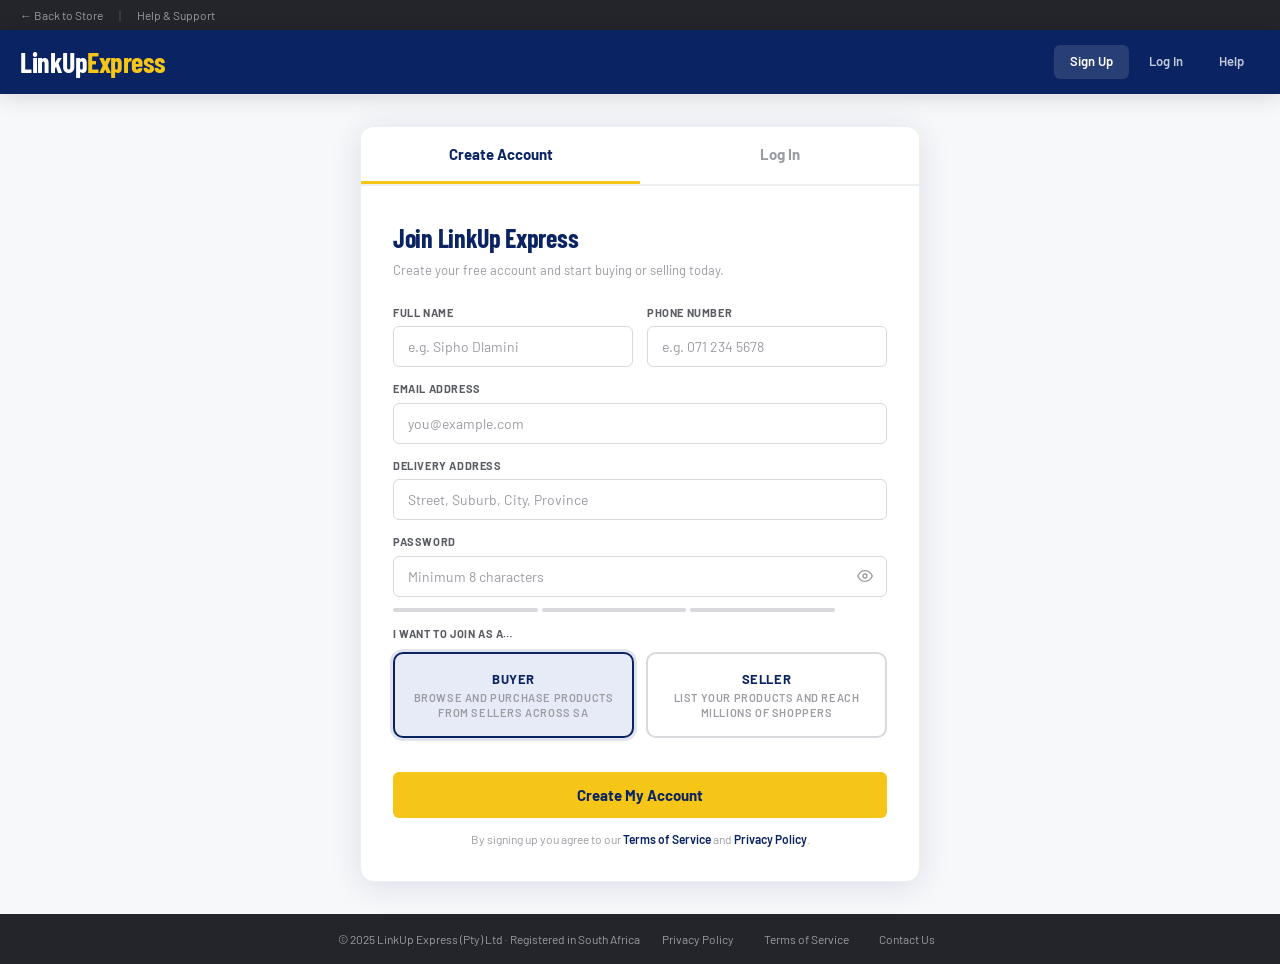
<file: public/pages/signup.html>
<!DOCTYPE html>
<html lang="en">
<head>
  <meta charset="UTF-8" />
  <meta name="viewport" content="width=device-width, initial-scale=1.0" />
  <title>Sign Up / Log In – LinkUp Express</title>
  <link rel="preconnect" href="https://fonts.googleapis.com" />
  <link rel="preconnect" href="https://fonts.gstatic.com" crossorigin />
  <link href="https://fonts.googleapis.com/css2?family=Barlow:wght@400;500;600;700&family=Barlow+Condensed:wght@600;700&display=swap" rel="stylesheet" />
  <link rel="stylesheet" href="../assets/css/shared.css" />
  <link rel="stylesheet" href="../assets/css/signup.css" />
  <style>
    /* ── Signup page layout ── */
    body { background: var(--gray-50); }

    .page-wrap {
      min-height: calc(100vh - 120px);
      display: flex;
      align-items: center;
      justify-content: center;
      padding: 32px 16px;
    }

    .auth-card {
      background: var(--white);
      border-radius: 14px;
      box-shadow: 0 4px 32px rgba(10,36,99,0.12);
      width: 100%;
      max-width: 560px;
      overflow: hidden;
    }

    /* ── Tab bar ── */
    .tab-bar {
      display: flex;
      border-bottom: 2px solid var(--gray-100);
    }

    .tab-btn {
      flex: 1;
      padding: 18px;
      font-size: 15px;
      font-weight: 700;
      color: var(--gray-400);
      background: var(--white);
      border: none;
      border-bottom: 3px solid transparent;
      cursor: pointer;
      transition: color .15s, border-color .15s;
      font-family: var(--font);
    }

    .tab-btn.active {
      color: var(--blue);
      border-bottom-color: var(--yellow);
    }

    /* ── Panels — only .active is visible ── */
    .auth-panel {
      display: none;
      padding: 32px;
      animation: fadeIn .2s ease;
    }

    .auth-panel.active {
      display: block;
    }

    @keyframes fadeIn {
      from { opacity: 0; transform: translateY(6px); }
      to   { opacity: 1; transform: translateY(0); }
    }

    /* ── Panel heading ── */
    .panel-heading { margin-bottom: 24px; }
    .panel-heading h2 { font-family: var(--font-cond); font-size: 26px; font-weight: 700; color: var(--blue); }
    .panel-heading p  { font-size: 13px; color: var(--gray-400); margin-top: 4px; }

    /* ── Form elements ── */
    .form-row { display: grid; grid-template-columns: 1fr 1fr; gap: 14px; }
    .form-group { display: flex; flex-direction: column; gap: 5px; margin-bottom: 14px; }
    .form-group label { font-size: 11px; font-weight: 700; text-transform: uppercase; letter-spacing: .6px; color: var(--gray-600); }
    .form-group input {
      width: 100%; padding: 11px 14px;
      border: 1.5px solid var(--gray-200); border-radius: var(--radius);
      font-size: 14px; font-family: var(--font); outline: none;
      transition: border-color .15s, box-shadow .15s;
    }
    .form-group input:focus { border-color: var(--blue); box-shadow: 0 0 0 3px rgba(10,36,99,.10); }
    .form-group input::placeholder { color: var(--gray-400); }

    /* ── Password wrap ── */
    .input-wrap { position: relative; }
    .input-wrap input { padding-right: 44px; }
    .pwd-toggle {
      position: absolute; right: 12px; top: 50%; transform: translateY(-50%);
      background: none; border: none; cursor: pointer; color: var(--gray-400);
      padding: 2px; transition: color .12s;
    }
    .pwd-toggle:hover { color: var(--blue); }
    .pwd-toggle svg { width: 16px; height: 16px; display: block; }

    /* ── Role cards ── */
    .role-group { margin-bottom: 20px; }
    .role-group > label { font-size: 11px; font-weight: 700; text-transform: uppercase; letter-spacing: .6px; color: var(--gray-600); display: block; margin-bottom: 10px; }
    .role-options { display: grid; grid-template-columns: 1fr 1fr; gap: 12px; }
    .role-card {
      border: 2px solid var(--gray-200); border-radius: 10px; padding: 16px 12px;
      cursor: pointer; text-align: center; transition: border-color .15s, background .15s;
      display: flex; flex-direction: column; align-items: center; gap: 4px; position: relative;
    }
    .role-card:hover { border-color: var(--blue-mid); background: var(--blue-light); }
    /* Pure CSS selection — no JS needed */
    .role-card:has(input[type="radio"]:checked) {
      border-color: var(--blue); background: var(--blue-light);
      box-shadow: 0 0 0 3px rgba(10,36,99,0.12);
    }
    .role-card input[type="radio"] {
      position: absolute; opacity: 0; width: 0; height: 0;
    }
    .role-label { font-weight: 700; font-size: 13px; color: var(--blue); }
    .role-label { font-weight: 700; font-size: 13px; color: var(--blue); }
    .role-desc { font-size: 11px; color: var(--gray-400); line-height: 1.4; }

    /* ── Buttons ── */
    .btn-submit {
      width: 100%; padding: 14px;
      background: var(--yellow); color: var(--blue);
      font-size: 15px; font-weight: 700; font-family: var(--font);
      border: none; border-radius: var(--radius); cursor: pointer;
      transition: background .15s, transform .1s;
      margin-top: 4px;
    }
    .btn-submit:hover { background: var(--yellow-dark); transform: translateY(-1px); }
    .btn-submit:disabled { opacity: .6; cursor: not-allowed; transform: none; }

    /* ── Extras ── */
    .terms-text { font-size: 12px; color: var(--gray-400); text-align: center; margin-top: 12px; }
    .terms-text a { color: var(--blue); font-weight: 600; }
    .forgot-link { display: block; text-align: right; font-size: 13px; color: var(--blue); font-weight: 600; margin-bottom: 16px; }
    .forgot-link:hover { text-decoration: underline; }
    .error-banner { background: var(--red-light); color: var(--red); border: 1px solid rgba(192,57,43,.25); border-radius: var(--radius); padding: 10px 14px; font-size: 13px; font-weight: 500; margin-bottom: 14px; display: none; }
    .success-banner { background: var(--green-light); color: var(--green); border: 1px solid rgba(26,122,54,.25); border-radius: var(--radius); padding: 10px 14px; font-size: 13px; font-weight: 500; margin-bottom: 14px; display: none; }

    /* ── Header nav for this page ── */
    .header-nav { display: flex; gap: 4px; margin-left: auto; }
    .header-nav a { padding: 7px 16px; font-size: 13px; font-weight: 600; color: rgba(255,255,255,.75); border-radius: var(--radius); transition: background .12s, color .12s; }
    .header-nav a:hover, .header-nav a.active { background: rgba(255,255,255,.12); color: var(--white); }

    /* ── Footer ── */
    footer { background: var(--gray-800); color: var(--gray-400); font-size: 12px; padding: 16px 24px; display: flex; align-items: center; justify-content: center; gap: 14px; flex-wrap: wrap; }
    footer a { color: var(--gray-400); } footer a:hover { color: var(--white); }

    @media (max-width: 480px) {
      .form-row { grid-template-columns: 1fr; }
      .role-options { grid-template-columns: 1fr; }
      .auth-panel { padding: 20px; }
    }
  </style>
</head>
<body>

  <!-- TOP BAR -->
  <div class="topbar">
    <div class="topbar-inner">
      <div class="topbar-links">
        <a href="../../index.html">← Back to Store</a>
        <span>|</span>
        <a href="#">Help &amp; Support</a>
      </div>
    </div>
  </div>

  <!-- HEADER -->
  <header>
    <div class="header-inner">
      <a href="../../index.html" class="logo">LinkUp<span>Express</span></a>
      <nav class="header-nav">
        <a href="signup.html" class="active" onclick="switchTab('signup'); return false;">Sign Up</a>
        <a href="signup.html" onclick="switchTab('login'); return false;">Log In</a>
        <a href="#">Help</a>
      </nav>
    </div>
  </header>

  <!-- MAIN -->
  <div class="page-wrap">
    <div class="auth-card">

      <!-- TAB SWITCHER -->
      <div class="tab-bar">
        <button class="tab-btn active" onclick="switchTab('signup')">Create Account</button>
        <button class="tab-btn"        onclick="switchTab('login')">Log In</button>
      </div>

      <!-- ══════════════ SIGN UP PANEL ══════════════ -->
      <div class="auth-panel active" id="panel-signup">
        <div class="panel-heading">
          <h2>Join LinkUp Express</h2>
          <p>Create your free account and start buying or selling today.</p>
        </div>

        <div class="error-banner"   id="signup-error"></div>
        <div class="success-banner" id="signup-success"></div>

        <form id="signup-form" novalidate>

          <div class="form-row">
            <div class="form-group">
              <label for="full-name">Full Name</label>
              <input type="text" id="full-name" placeholder="e.g. Sipho Dlamini" required />
            </div>
            <div class="form-group">
              <label for="phone">Phone Number</label>
              <input type="tel" id="phone" placeholder="e.g. 071 234 5678" required />
            </div>
          </div>

          <div class="form-group">
            <label for="email-signup">Email Address</label>
            <input type="email" id="email-signup" placeholder="you@example.com" required />
          </div>

          <div class="form-group">
            <label for="address">Delivery Address</label>
            <input type="text" id="address" placeholder="Street, Suburb, City, Province" required />
          </div>

          <div class="form-group">
            <label for="pwd-signup">Password</label>
            <div class="input-wrap">
              <input type="password" id="pwd-signup" placeholder="Minimum 8 characters" required />
              <button type="button" class="pwd-toggle" onclick="togglePwd('pwd-signup', this)" aria-label="Show password">
                <svg viewBox="0 0 24 24" fill="none" stroke="currentColor" stroke-width="2" stroke-linecap="round" stroke-linejoin="round">
                  <path d="M1 12s4-8 11-8 11 8 11 8-4 8-11 8-11-8-11-8z"/><circle cx="12" cy="12" r="3"/>
                </svg>
              </button>
            </div>
          </div>

          <div class="role-group">
            <label>I want to join as a…</label>
            <div class="role-options">
              <label class="role-card" id="role-buyer-card">
                <input type="radio" name="role" value="buyer" checked />
                <div class="role-label">Buyer</div>
                <div class="role-desc">Browse and purchase products from sellers across SA</div>
              </label>
              <label class="role-card" id="role-seller-card">
                <input type="radio" name="role" value="seller" />
                <div class="role-label">Seller</div>
                <div class="role-desc">List your products and reach millions of shoppers</div>
              </label>
            </div>
          </div>

          <button type="submit" class="btn-submit" id="signup-btn">Create My Account</button>

          <p class="terms-text">
            By signing up you agree to our <a href="#">Terms of Service</a> and <a href="#">Privacy Policy</a>.
          </p>

        </form>
      </div>

      <!-- ══════════════ LOG IN PANEL ══════════════ -->
      <div class="auth-panel" id="panel-login">
        <div class="panel-heading">
          <h2>Welcome back</h2>
          <p>Sign in to your LinkUp Express account to continue.</p>
        </div>

        <div class="error-banner"   id="login-error"></div>
        <div class="success-banner" id="login-success"></div>

        <form id="login-form" novalidate>

          <div class="form-group">
            <label for="email-login">Email Address</label>
            <input type="email" id="email-login" placeholder="you@example.com" autocomplete="email" required />
          </div>

          <div class="form-group">
            <label for="pwd-login">Password</label>
            <div class="input-wrap">
              <input type="password" id="pwd-login" placeholder="Your password" autocomplete="current-password" required />
              <button type="button" class="pwd-toggle" onclick="togglePwd('pwd-login', this)" aria-label="Show password">
                <svg viewBox="0 0 24 24" fill="none" stroke="currentColor" stroke-width="2" stroke-linecap="round" stroke-linejoin="round">
                  <path d="M1 12s4-8 11-8 11 8 11 8-4 8-11 8-11-8-11-8z"/><circle cx="12" cy="12" r="3"/>
                </svg>
              </button>
            </div>
          </div>

          <a href="#" class="forgot-link" onclick="showForgotModal(); return false;">Forgot your password?</a>

          <button type="submit" class="btn-submit" id="login-btn">Log In to My Account</button>

        </form>
      </div>

    </div><!-- /auth-card -->
  </div><!-- /page-wrap -->

  <!-- FOOTER -->
  <footer>
    <span>© 2025 LinkUp Express (Pty) Ltd · Registered in South Africa</span>
    <a href="#">Privacy Policy</a>
    <a href="#">Terms of Service</a>
    <a href="#">Contact Us</a>
  </footer>

  <script>
    /* ── Tab switching ── */
    function switchTab(tab) {
      document.querySelectorAll('.tab-btn').forEach(function(btn, i) {
        btn.classList.toggle('active', (tab === 'signup' && i === 0) || (tab === 'login' && i === 1));
      });
      document.getElementById('panel-signup').classList.toggle('active', tab === 'signup');
      document.getElementById('panel-login').classList.toggle('active',  tab === 'login');
    }

    /* ── Role selection ── */
    // selectRole handled by signup.js

    /* ── Password show/hide ── */
    function togglePwd(inputId, btn) {
      var input   = document.getElementById(inputId);
      var hidden  = input.type === 'password';
      input.type  = hidden ? 'text' : 'password';
      var svg = btn.querySelector('svg');
      if (svg) {
        svg.innerHTML = hidden
          ? '<path d="M17.94 17.94A10.07 10.07 0 0 1 12 20c-7 0-11-8-11-8a18.45 18.45 0 0 1 5.06-5.94"/><path d="M9.9 4.24A9.12 9.12 0 0 1 12 4c7 0 11 8 11 8a18.5 18.5 0 0 1-2.16 3.19"/><line x1="1" y1="1" x2="23" y2="23"/>'
          : '<path d="M1 12s4-8 11-8 11 8 11 8-4 8-11 8-11-8-11-8z"/><circle cx="12" cy="12" r="3"/>';
      }
    }

    /* ── Sign up handler ── */
    /* ── Register — DB only ── */
    async function handleSignup(e) {
      e.preventDefault();
      var errBox = document.getElementById('signup-error');
      var okBox  = document.getElementById('signup-success');
      errBox.style.display = 'none';
      okBox.style.display  = 'none';

      var name    = document.getElementById('full-name').value.trim();
      var phone   = document.getElementById('phone').value.trim();
      var email   = document.getElementById('email-signup').value.trim();
      var address = document.getElementById('address').value.trim();
      var pwd     = document.getElementById('pwd-signup').value;
      var roleInput = document.querySelector('input[name="role"]:checked');
      var role      = roleInput ? roleInput.value : 'buyer';

      if (!name || !phone || !email || !address || !pwd) {
        errBox.textContent = 'Please fill in all fields before continuing.';
        errBox.style.display = 'block'; return;
      }
      if (pwd.length < 8) {
        errBox.textContent = 'Password must be at least 8 characters.';
        errBox.style.display = 'block'; return;
      }

      var btn = document.getElementById('signup-btn');
      btn.disabled    = true;
      btn.textContent = 'Creating account…';

      try {
        var res  = await fetch(lue_apiUrl('auth') + '?action=register', {
          method:      'POST',
          headers:     { 'Content-Type': 'application/json' },
          credentials: 'same-origin',
          body: JSON.stringify({ fullName:name, email:email, phone:phone, address:address, password:pwd, role:role })
        });
        var result = await res.json();

        if (result.ok && result.data) {
          /* Save session cache */
          lue_setSession({
            id:       result.data.id,
            fullName: result.data.fullName || name,
            email:    result.data.email    || email,
            phone:    result.data.phone    || phone,
            address:  result.data.address  || address,
            role:     result.data.role     || role
          });
          okBox.textContent    = '✓ Account created! Welcome to LinkUp Express. Redirecting…';
          okBox.style.display  = 'block';
          btn.textContent      = '✓ Account Created!';
          btn.disabled         = false;
          setTimeout(function(){ window.location.href = '../../index.html'; }, 1400);
        } else {
          errBox.textContent   = result.error || 'Registration failed. Please try again.';
          errBox.style.display = 'block';
          btn.disabled         = false;
          btn.textContent      = 'Create My Account';
        }
      } catch(err) {
        errBox.textContent   = 'Cannot connect to the server. Is XAMPP running?';
        errBox.style.display = 'block';
        btn.disabled         = false;
        btn.textContent      = 'Create My Account';
      }
    }

    /* ── Login — DB only ── */
    async function handleLogin(e) {
      e.preventDefault();
      var errBox = document.getElementById('login-error');
      var okBox  = document.getElementById('login-success');
      errBox.style.display = 'none';
      okBox.style.display  = 'none';

      var email = document.getElementById('email-login').value.trim();
      var pwd   = document.getElementById('pwd-login').value;

      if (!email || !pwd) {
        errBox.textContent = 'Please enter your email and password.';
        errBox.style.display = 'block'; return;
      }

      var btn = document.getElementById('login-btn');
      btn.disabled    = true;
      btn.textContent = 'Signing in…';

      try {
        var res    = await fetch(lue_apiUrl('auth') + '?action=login', {
          method:      'POST',
          headers:     { 'Content-Type': 'application/json' },
          credentials: 'same-origin',
          body: JSON.stringify({ email:email, password:pwd })
        });
        var result = await res.json();

        if (result.ok && result.data) {
          /* Cache session for UI */
          lue_setSession({
            id:       result.data.id,
            fullName: result.data.fullName,
            email:    result.data.email,
            phone:    result.data.phone   || '',
            address:  result.data.address || '',
            role:     result.data.role
          });
          okBox.textContent    = 'Welcome back! Redirecting…';
          okBox.style.display  = 'block';
          btn.textContent      = '✓ Signed In!';
          btn.disabled         = false;
          setTimeout(function(){ window.location.href = '../../index.html'; }, 1200);
        } else {
          errBox.textContent   = result.error || 'Login failed. Please check your details.';
          errBox.style.display = 'block';
          btn.disabled         = false;
          btn.textContent      = 'Log In to My Account';
        }
      } catch(err) {
        errBox.textContent   = 'Cannot connect to the server. Is XAMPP running?';
        errBox.style.display = 'block';
        btn.disabled         = false;
        btn.textContent      = 'Log In to My Account';
      }
    }

        /* ── Simple hash (mirrors auth.js) ── */
    function simpleHash(str) {
      var hash = 0;
      for (var i = 0; i < str.length; i++) {
        hash = ((hash << 5) - hash) + str.charCodeAt(i);
        hash |= 0;
      }
      return 'lue_' + Math.abs(hash).toString(16);
    }

    /* ── Check URL hash on load to auto-open login tab ── */
    if (window.location.hash === '#login') switchTab('login');
  </script>

  <script src="../assets/java/auth.js"></script>
  <script src="../assets/java/signup.js"></script>


  <!-- ── FORGOT PASSWORD MODAL ─────────────────────────────────── -->
  <div id="forgot-modal" style="display:none;position:fixed;inset:0;z-index:9999;display:none;align-items:center;justify-content:center;">
    <!-- Overlay -->
    <div onclick="hideForgotModal()" style="position:absolute;inset:0;background:rgba(0,0,0,0.5);"></div>
    <!-- Panel -->
    <div style="position:relative;background:#fff;border-radius:16px;padding:36px 32px;max-width:420px;width:90%;text-align:center;box-shadow:0 20px 60px rgba(0,0,0,0.2);z-index:1;">
      <div style="font-size:40px;margin-bottom:12px;"></div>
      <h2 style="font-size:20px;font-weight:700;color:#0A2463;margin-bottom:12px;">Forgot Your Password?</h2>
      <p style="font-size:14px;color:#555555;line-height:1.6;margin-bottom:24px;">
        To verify that this account is yours contact us at<br>
        <a href="mailto:linkupexpress@gmail.com" style="color:#0A2463;font-weight:600;">linkupexpress@gmail.com</a>
        or call <a href="tel:0679082655" style="color:#0A2463;font-weight:600;">067 908 2655</a>
      </p>
      <button onclick="hideForgotModal()" style="background:#0A2463;color:#fff;border:none;padding:12px 32px;border-radius:8px;font-size:14px;font-weight:700;cursor:pointer;font-family:inherit;">Got it</button>
    </div>
  </div>

  <script>
    function showForgotModal() {
      var m = document.getElementById('forgot-modal');
      m.style.display = 'flex';
    }
    function hideForgotModal() {
      var m = document.getElementById('forgot-modal');
      m.style.display = 'none';
    }
    // Close on Escape key
    document.addEventListener('keydown', function(e) {
      if (e.key === 'Escape') hideForgotModal();
    });
  </script>
</body>
</html>
</file>
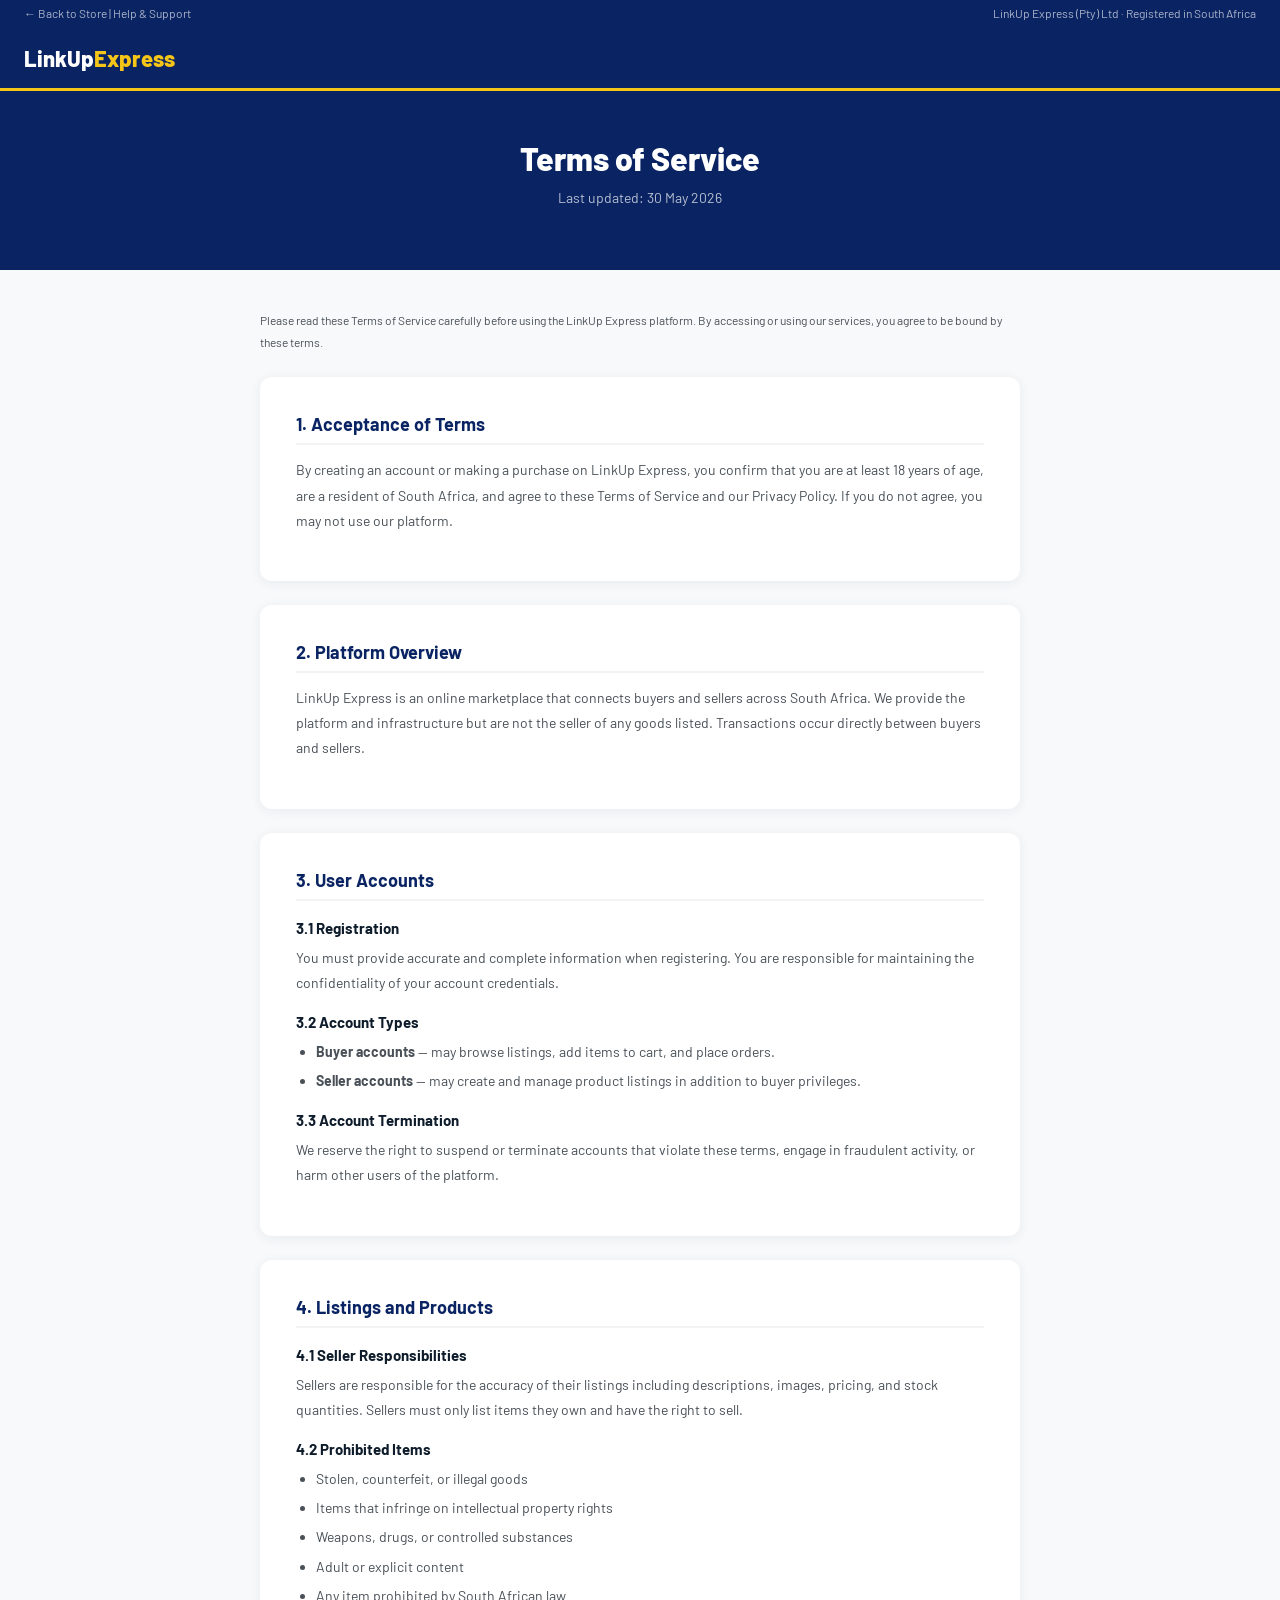
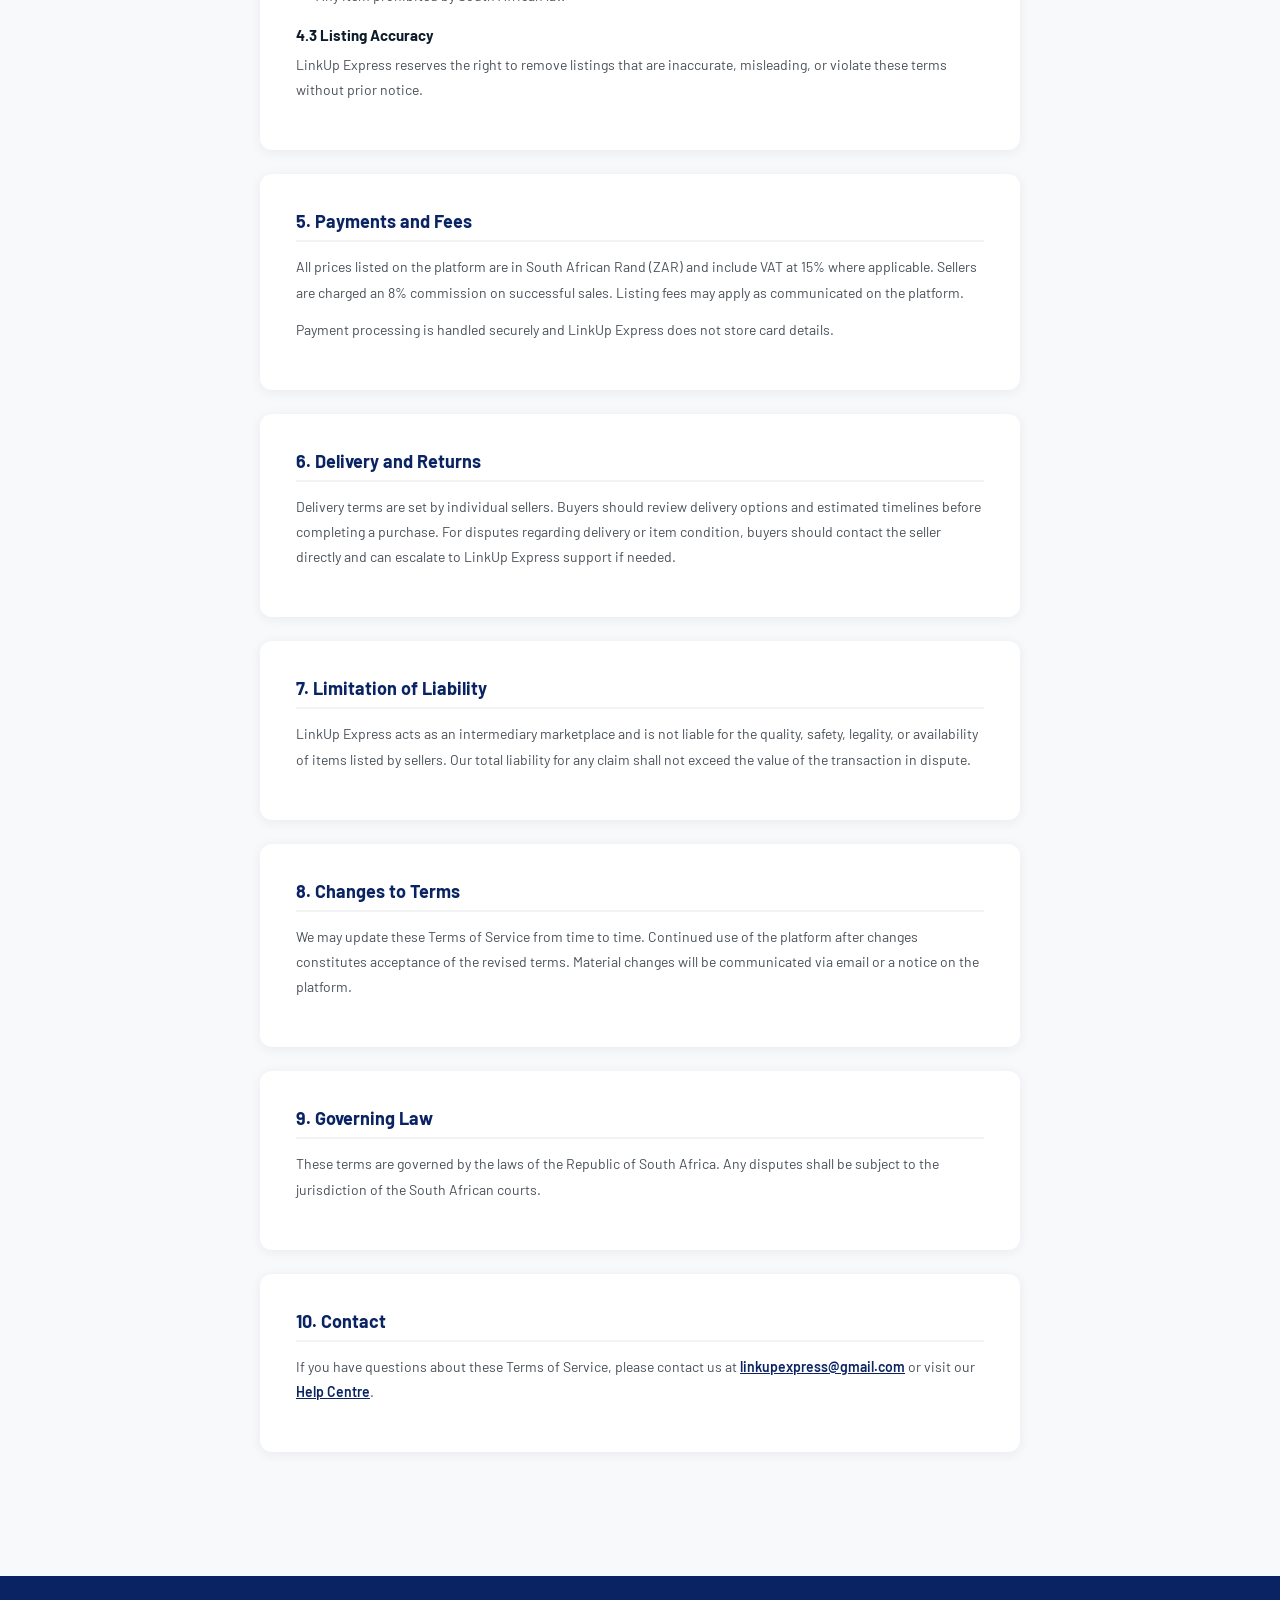
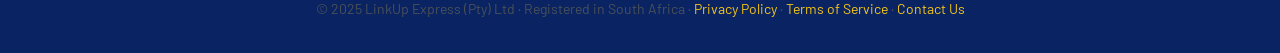
<file: public/pages/terms.html>
<!DOCTYPE html>
<html lang="en">
<head>
  <meta charset="UTF-8" />
  <meta name="viewport" content="width=device-width, initial-scale=1.0" />
  <title>Terms of Service – LinkUp Express</title>
  <link href="https://fonts.googleapis.com/css2?family=Barlow:wght@400;500;600;700;800&display=swap" rel="stylesheet">
  <style>
    *, *::before, *::after { box-sizing: border-box; margin: 0; padding: 0; }
    :root {
      --blue: #0A2463; --yellow: #F5C518; --gray-50: #F8F9FA;
      --gray-100: #F1F3F5; --gray-200: #E9ECEF; --gray-600: #495057;
      --gray-700: #343A40; --dark: #0D1B2A; --white: #FFFFFF;
    }
    body { font-family: 'Barlow', sans-serif; background: var(--gray-50); color: var(--dark); }

    .top-bar { background: var(--blue); color: rgba(255,255,255,.65); font-size: 12px; padding: 6px 24px; display: flex; justify-content: space-between; }
    .top-bar a { color: rgba(255,255,255,.65); text-decoration: none; }
    .top-bar a:hover { color: var(--yellow); }

    header { background: var(--blue); padding: 0 24px; display: flex; align-items: center; height: 64px; border-bottom: 3px solid var(--yellow); }
    .logo { font-size: 22px; font-weight: 800; color: var(--white); text-decoration: none; }
    .logo span { color: var(--yellow); }

    .page-hero { background: var(--blue); color: var(--white); padding: 48px 24px; text-align: center; }
    .page-hero h1 { font-size: 32px; font-weight: 800; margin-bottom: 8px; }
    .page-hero p { color: rgba(255,255,255,.7); font-size: 14px; }

    .content { max-width: 800px; margin: 40px auto; padding: 0 20px 60px; }
    .card { background: var(--white); border-radius: 12px; padding: 36px; box-shadow: 0 2px 12px rgba(10,36,99,.07); margin-bottom: 24px; }

    h2 { font-size: 18px; font-weight: 700; color: var(--blue); margin-bottom: 12px; padding-bottom: 8px; border-bottom: 2px solid var(--gray-100); }
    h3 { font-size: 15px; font-weight: 700; color: var(--dark); margin: 18px 0 8px; }
    p { font-size: 14px; line-height: 1.8; color: var(--gray-600); margin-bottom: 12px; }
    ul { padding-left: 20px; margin-bottom: 12px; }
    ul li { font-size: 14px; line-height: 1.8; color: var(--gray-600); margin-bottom: 4px; }
    .updated { font-size: 12px; color: var(--gray-600); margin-bottom: 24px; }

    footer { background: var(--blue); color: rgba(255,255,255,.6); text-align: center; padding: 20px; font-size: 12px; }
    footer a { color: var(--yellow); text-decoration: none; }
  
@media (max-width: 768px) {
  .content { padding: 0 14px 40px; }
  .card { padding: 20px 16px; }
  .page-hero { padding: 32px 16px; }
  .page-hero h1 { font-size: 26px; }
  h2 { font-size: 16px; }
}
@media (max-width: 480px) {
  .page-hero h1 { font-size: 22px; }
  p, ul li { font-size: 13px; }
}
  </style>
</head>
<body>

  <div class="top-bar">
    <div><a href="../../index.html">← Back to Store</a> | <a href="contact.html">Help &amp; Support</a></div>
    <div>LinkUp Express (Pty) Ltd · Registered in South Africa</div>
  </div>

  <header>
    <a href="../../index.html" class="logo">LinkUp<span>Express</span></a>
  </header>

  <div class="page-hero">
    <h1>Terms of Service</h1>
    <p>Last updated: 30 May 2026</p>
  </div>

  <div class="content">
    <p class="updated">Please read these Terms of Service carefully before using the LinkUp Express platform. By accessing or using our services, you agree to be bound by these terms.</p>

    <div class="card">
      <h2>1. Acceptance of Terms</h2>
      <p>By creating an account or making a purchase on LinkUp Express, you confirm that you are at least 18 years of age, are a resident of South Africa, and agree to these Terms of Service and our Privacy Policy. If you do not agree, you may not use our platform.</p>
    </div>

    <div class="card">
      <h2>2. Platform Overview</h2>
      <p>LinkUp Express is an online marketplace that connects buyers and sellers across South Africa. We provide the platform and infrastructure but are not the seller of any goods listed. Transactions occur directly between buyers and sellers.</p>
    </div>

    <div class="card">
      <h2>3. User Accounts</h2>
      <h3>3.1 Registration</h3>
      <p>You must provide accurate and complete information when registering. You are responsible for maintaining the confidentiality of your account credentials.</p>
      <h3>3.2 Account Types</h3>
      <ul>
        <li><strong>Buyer accounts</strong> — may browse listings, add items to cart, and place orders.</li>
        <li><strong>Seller accounts</strong> — may create and manage product listings in addition to buyer privileges.</li>
      </ul>
      <h3>3.3 Account Termination</h3>
      <p>We reserve the right to suspend or terminate accounts that violate these terms, engage in fraudulent activity, or harm other users of the platform.</p>
    </div>

    <div class="card">
      <h2>4. Listings and Products</h2>
      <h3>4.1 Seller Responsibilities</h3>
      <p>Sellers are responsible for the accuracy of their listings including descriptions, images, pricing, and stock quantities. Sellers must only list items they own and have the right to sell.</p>
      <h3>4.2 Prohibited Items</h3>
      <ul>
        <li>Stolen, counterfeit, or illegal goods</li>
        <li>Items that infringe on intellectual property rights</li>
        <li>Weapons, drugs, or controlled substances</li>
        <li>Adult or explicit content</li>
        <li>Any item prohibited by South African law</li>
      </ul>
      <h3>4.3 Listing Accuracy</h3>
      <p>LinkUp Express reserves the right to remove listings that are inaccurate, misleading, or violate these terms without prior notice.</p>
    </div>

    <div class="card">
      <h2>5. Payments and Fees</h2>
      <p>All prices listed on the platform are in South African Rand (ZAR) and include VAT at 15% where applicable. Sellers are charged an 8% commission on successful sales. Listing fees may apply as communicated on the platform.</p>
      <p>Payment processing is handled securely and LinkUp Express does not store card details.</p>
    </div>

    <div class="card">
      <h2>6. Delivery and Returns</h2>
      <p>Delivery terms are set by individual sellers. Buyers should review delivery options and estimated timelines before completing a purchase. For disputes regarding delivery or item condition, buyers should contact the seller directly and can escalate to LinkUp Express support if needed.</p>
    </div>

    <div class="card">
      <h2>7. Limitation of Liability</h2>
      <p>LinkUp Express acts as an intermediary marketplace and is not liable for the quality, safety, legality, or availability of items listed by sellers. Our total liability for any claim shall not exceed the value of the transaction in dispute.</p>
    </div>

    <div class="card">
      <h2>8. Changes to Terms</h2>
      <p>We may update these Terms of Service from time to time. Continued use of the platform after changes constitutes acceptance of the revised terms. Material changes will be communicated via email or a notice on the platform.</p>
    </div>

    <div class="card">
      <h2>9. Governing Law</h2>
      <p>These terms are governed by the laws of the Republic of South Africa. Any disputes shall be subject to the jurisdiction of the South African courts.</p>
    </div>

    <div class="card">
      <h2>10. Contact</h2>
      <p>If you have questions about these Terms of Service, please contact us at <a href="mailto:linkupexpress@gmail.com" style="color:var(--blue);font-weight:600;">linkupexpress@gmail.com</a> or visit our <a href="contact.html" style="color:var(--blue);font-weight:600;">Help Centre</a>.</p>
    </div>
  </div>

  <footer>
    <p>&copy; 2025 LinkUp Express (Pty) Ltd &middot; Registered in South Africa &middot;
      <a href="privacy.html">Privacy Policy</a> &middot;
      <a href="terms.html">Terms of Service</a> &middot;
      <a href="contact.html">Contact Us</a>
    </p>
  </footer>

</body>
</html>
</file>
<file: public/assets/css/shared.css>
/* shared.css — LinkUp Express
   Global design tokens, resets, and shared components.
   Include this FIRST before every page-specific stylesheet.
   ================================================================= */

/* ─── GOOGLE FONTS ─────────────────────────────────────────────── */
/* Add this @import at the top of your shared.css OR keep the
   <link> tags in each HTML <head>. Both approaches work.          */

/* ─── DESIGN TOKENS ────────────────────────────────────────────── */
:root {
  /* Brand colours */
  --blue:         #0A2463;
  --blue-dark:    #061845;
  --blue-mid:     #1B3A8C;
  --blue-light:   #E6EBF7;
  --yellow:       #F5C518;
  --yellow-dark:  #D4A80E;
  --yellow-light: #FEF9E3;
  --yellow-muted: #FBE97A;

  /* Feedback colours */
  --green:        #1A7A36;
  --green-mid:    #25A050;
  --green-light:  #E8F5EE;
  --red:          #C0392B;
  --red-light:    #FDECEA;
  --orange:       #F26522;
  --orange-dark:  #D4541A;
  --orange-light: #FFF3EC;

  /* Neutral palette */
  --gray-50:  #F7F8FA;
  --gray-100: #EDEEF0;
  --gray-200: #D8D9DC;
  --gray-400: #9A9CA2;
  --gray-600: #5A5C63;
  --gray-800: #23252B;
  --white:    #FFFFFF;

  /* Accent colours (diagrams / docs) */
  --purple:       #534AB7;
  --purple-light: #EEEDFE;
  --teal:         #0F6E56;
  --teal-light:   #E1F5EE;
  --amber:        #854F0B;
  --amber-light:  #FAEEDA;
  --pink:         #993556;
  --pink-light:   #FBEAF0;
  --coral:        #993C1D;
  --coral-light:  #FAECE7;

  /* Typography */
  --font:      'Barlow', sans-serif;
  --font-cond: 'Barlow Condensed', sans-serif;
  --font-mono: 'JetBrains Mono', monospace;

  /* Spacing */
  --radius:    6px;
  --radius-lg: 10px;
  --radius-xl: 14px;

  /* Shadows */
  --shadow-sm: 0 1px 4px rgba(0, 0, 0, 0.08);
  --shadow-md: 0 2px 12px rgba(0, 0, 0, 0.10);
  --shadow-lg: 0 8px 30px rgba(0, 0, 0, 0.15);

  /* Layout */
  --max-width: 1280px;
  --header-height: 64px;
}

/* ─── RESET ─────────────────────────────────────────────────────── */
*,
*::before,
*::after {
  box-sizing: border-box;
  margin: 0;
  padding: 0;
}

html {
  scroll-behavior: smooth;
  -webkit-text-size-adjust: 100%;
}

body {
  font-family: var(--font);
  background: var(--gray-50);
  color: var(--gray-800);
  font-size: 14px;
  line-height: 1.5;
  -webkit-font-smoothing: antialiased;
  -moz-osx-font-smoothing: grayscale;
}

a {
  text-decoration: none;
  color: inherit;
}

ul,
ol {
  list-style: none;
}

img,
svg {
  display: block;
  max-width: 100%;
}

button {
  cursor: pointer;
  font-family: var(--font);
  border: none;
  background: none;
}

input,
select,
textarea {
  font-family: var(--font);
}

/* ─── TOP BAR ───────────────────────────────────────────────────── */
.topbar {
  background: var(--gray-800);
  color: var(--gray-400);
  font-size: 12px;
  padding: 6px 0;
}

.topbar-inner {
  max-width: var(--max-width);
  margin: 0 auto;
  padding: 0 20px;
  display: flex;
  justify-content: space-between;
  align-items: center;
}

.topbar a {
  color: var(--gray-400);
  transition: color 0.15s;
}

.topbar a:hover {
  color: var(--white);
}

.topbar-links {
  display: flex;
  gap: 16px;
  align-items: center;
}

.topbar-links span {
  color: var(--gray-600);
}

/* ─── HEADER ────────────────────────────────────────────────────── */
header {
  background: var(--blue);
  box-shadow: var(--shadow-md);
  position: sticky;
  top: 0;
  z-index: 100;
}

.header-inner {
  max-width: var(--max-width);
  margin: 0 auto;
  padding: 0 20px;
  display: flex;
  align-items: center;
  gap: 20px;
  height: var(--header-height);
}

/* Logo */
.logo {
  font-family: var(--font-cond);
  font-size: 28px;
  font-weight: 700;
  color: var(--white);
  letter-spacing: -0.5px;
  white-space: nowrap;
  flex-shrink: 0;
}

.logo span {
  color: var(--yellow);
}

/* Search bar */
.search-bar {
  flex: 1;
  display: flex;
  max-width: 640px;
}

.search-bar input {
  flex: 1;
  padding: 0 16px;
  height: 42px;
  border: none;
  border-radius: var(--radius) 0 0 var(--radius);
  font-family: var(--font);
  font-size: 14px;
  outline: none;
  background: var(--white);
  color: var(--gray-800);
}

.search-bar input::placeholder {
  color: var(--gray-400);
}

.search-btn {
  padding: 0 20px;
  height: 42px;
  background: var(--yellow);
  color: var(--blue);
  font-weight: 700;
  font-size: 14px;
  border-radius: 0 var(--radius) var(--radius) 0;
  display: flex;
  align-items: center;
  gap: 8px;
  transition: background 0.15s;
}

.search-btn:hover {
  background: var(--yellow-dark);
}

.search-btn svg {
  width: 16px;
  height: 16px;
}

/* Header actions (right side icons) */
.header-actions {
  display: flex;
  align-items: center;
  gap: 4px;
  margin-left: auto;
  flex-shrink: 0;
}

.header-action {
  display: flex;
  flex-direction: column;
  align-items: center;
  gap: 2px;
  padding: 8px 12px;
  color: var(--white);
  border-radius: var(--radius);
  transition: background 0.15s;
  position: relative;
}

.header-action:hover,
.header-action.active {
  background: var(--blue-mid);
}

.header-action svg {
  width: 22px;
  height: 22px;
}

.header-action span {
  font-size: 11px;
  opacity: 0.85;
}

/* Cart badge */
.badge {
  position: absolute;
  top: 4px;
  right: 8px;
  background: var(--yellow);
  color: var(--blue);
  font-size: 10px;
  font-weight: 700;
  min-width: 16px;
  height: 16px;
  border-radius: 8px;
  display: flex;
  align-items: center;
  justify-content: center;
  padding: 0 4px;
}

/* Sell button */
.btn-sell {
  background: var(--yellow);
  color: var(--blue);
  font-weight: 700;
  font-size: 13px;
  padding: 0 16px;
  height: 36px;
  border-radius: var(--radius);
  transition: background 0.15s;
}

.btn-sell:hover {
  background: var(--yellow-dark);
}

/* ─── BREADCRUMB ─────────────────────────────────────────────────── */
.breadcrumb-bar {
  background: var(--white);
  border-bottom: 1px solid var(--gray-100);
}

.breadcrumb {
  max-width: var(--max-width);
  margin: 0 auto;
  padding: 10px 20px;
  display: flex;
  align-items: center;
  gap: 6px;
  font-size: 12px;
  color: var(--gray-400);
  flex-wrap: wrap;
}

.breadcrumb a {
  color: var(--gray-400);
}

.breadcrumb a:hover {
  color: var(--blue);
  text-decoration: underline;
}

.breadcrumb .sep {
  color: var(--gray-200);
}

.breadcrumb .current {
  color: var(--gray-800);
  font-weight: 500;
}

/* ─── SECTION HEADERS ───────────────────────────────────────────── */
.section-header {
  display: flex;
  align-items: center;
  justify-content: space-between;
  margin-bottom: 14px;
}

.section-title {
  font-family: var(--font-cond);
  font-size: 22px;
  font-weight: 700;
  color: var(--gray-800);
  letter-spacing: -0.2px;
}

.section-title span {
  color: var(--yellow-dark);
}

.view-all {
  color: var(--blue);
  font-size: 13px;
  font-weight: 600;
  display: flex;
  align-items: center;
  gap: 4px;
}

.view-all:hover {
  color: var(--yellow-dark);
}

/* ─── PRODUCT CARD (shared across pages) ────────────────────────── */
.product-card {
  background: var(--white);
  border: 1px solid var(--gray-100);
  border-radius: var(--radius);
  overflow: hidden;
  display: flex;
  flex-direction: column;
  transition: box-shadow 0.15s, transform 0.15s;
  cursor: pointer;
}

.product-card:hover {
  box-shadow: var(--shadow-md);
  transform: translateY(-2px);
}

.badge-sale {
  position: absolute;
  top: 8px;
  left: 8px;
  background: var(--red);
  color: var(--white);
  font-size: 10px;
  font-weight: 700;
  padding: 2px 7px;
  border-radius: 3px;
  text-transform: uppercase;
  letter-spacing: 0.5px;
}

.badge-new {
  position: absolute;
  top: 8px;
  left: 8px;
  background: var(--blue);
  color: var(--white);
  font-size: 10px;
  font-weight: 700;
  padding: 2px 7px;
  border-radius: 3px;
  text-transform: uppercase;
  letter-spacing: 0.5px;
}

/* ─── BUTTONS ────────────────────────────────────────────────────── */
.btn-primary {
  padding: 13px 28px;
  background: var(--yellow);
  color: var(--blue);
  font-size: 15px;
  font-weight: 700;
  border-radius: var(--radius);
  display: inline-flex;
  align-items: center;
  justify-content: center;
  gap: 8px;
  transition: background 0.15s, transform 0.10s;
  border: none;
  cursor: pointer;
  font-family: var(--font);
}

.btn-primary:hover {
  background: var(--yellow-dark);
  transform: translateY(-1px);
}

.btn-primary:active {
  transform: translateY(0);
}

.btn-secondary {
  padding: 11px 22px;
  border: 1.5px solid var(--gray-200);
  border-radius: var(--radius);
  font-size: 14px;
  font-weight: 600;
  color: var(--gray-600);
  background: var(--white);
  transition: border-color 0.15s, background 0.15s, color 0.15s;
  cursor: pointer;
  font-family: var(--font);
}

.btn-secondary:hover {
  border-color: var(--blue);
  color: var(--blue);
  background: var(--blue-light);
}

.btn-blue {
  padding: 13px 28px;
  background: var(--blue);
  color: var(--white);
  font-size: 15px;
  font-weight: 700;
  border-radius: var(--radius);
  display: inline-flex;
  align-items: center;
  gap: 8px;
  transition: background 0.15s;
  border: none;
  cursor: pointer;
  font-family: var(--font);
}

.btn-blue:hover {
  background: var(--blue-mid);
}

/* ─── FORM FIELDS (shared) ──────────────────────────────────────── */
input[type="text"],
input[type="email"],
input[type="password"],
input[type="tel"],
input[type="number"],
input[type="url"],
select,
textarea {
  width: 100%;
  padding: 10px 14px;
  border: 1.5px solid var(--gray-200);
  border-radius: var(--radius);
  font-size: 14px;
  color: var(--gray-800);
  background: var(--white);
  transition: border-color 0.15s, box-shadow 0.15s;
  outline: none;
  appearance: none;
  font-family: var(--font);
}

input:focus,
select:focus,
textarea:focus {
  border-color: var(--blue);
  box-shadow: 0 0 0 3px rgba(10, 36, 99, 0.10);
}

input::placeholder,
textarea::placeholder {
  color: var(--gray-400);
}

select {
  background-image: url("data:image/svg+xml,%3Csvg xmlns='http://www.w3.org/2000/svg' width='12' height='12' viewBox='0 0 24 24' fill='none' stroke='%239A9CA2' stroke-width='2.5' stroke-linecap='round' stroke-linejoin='round'%3E%3Cpolyline points='6 9 12 15 18 9'/%3E%3C/svg%3E");
  background-repeat: no-repeat;
  background-position: right 12px center;
  padding-right: 36px;
  cursor: pointer;
}

textarea {
  resize: vertical;
  min-height: 100px;
  line-height: 1.6;
}

label {
  font-size: 12px;
  font-weight: 600;
  color: var(--gray-600);
  text-transform: uppercase;
  letter-spacing: 0.6px;
}

/* ─── STARS ──────────────────────────────────────────────────────── */
.stars {
  display: flex;
  align-items: center;
  gap: 2px;
}

.star {
  color: var(--yellow);
  font-size: 14px;
}

/* ─── TOAST ─────────────────────────────────────────────────────── */
.toast {
  position: fixed;
  bottom: 28px;
  left: 50%;
  transform: translateX(-50%) translateY(80px);
  background: var(--blue);
  color: var(--white);
  padding: 13px 22px;
  border-radius: 32px;
  font-size: 13px;
  font-weight: 600;
  box-shadow: 0 6px 24px rgba(10, 36, 99, 0.30);
  display: flex;
  align-items: center;
  gap: 8px;
  z-index: 500;
  transition: transform 0.35s cubic-bezier(0.34, 1.56, 0.64, 1), opacity 0.35s;
  opacity: 0;
  white-space: nowrap;
}

.toast.show {
  transform: translateX(-50%) translateY(0);
  opacity: 1;
}

.toast svg {
  width: 16px;
  height: 16px;
  color: var(--yellow);
}

/* ─── CHECKOUT STEPS ─────────────────────────────────────────────── */
.checkout-steps {
  background: var(--white);
  border-bottom: 1px solid var(--gray-100);
  padding: 14px 0;
}

.steps-inner {
  max-width: var(--max-width);
  margin: 0 auto;
  padding: 0 20px;
  display: flex;
  align-items: center;
  justify-content: center;
}

.cstep {
  display: flex;
  align-items: center;
  gap: 8px;
}

.cstep-num {
  width: 28px;
  height: 28px;
  border-radius: 50%;
  display: flex;
  align-items: center;
  justify-content: center;
  font-size: 12px;
  font-weight: 700;
  border: 2px solid var(--gray-200);
  color: var(--gray-400);
  background: var(--white);
  flex-shrink: 0;
}

.cstep.active .cstep-num {
  border-color: var(--yellow);
  background: var(--yellow);
  color: var(--blue);
}

.cstep.done .cstep-num {
  border-color: var(--green);
  background: var(--green);
  color: var(--white);
}

.cstep-label {
  font-size: 13px;
  font-weight: 600;
  color: var(--gray-400);
}

.cstep.active .cstep-label {
  color: var(--blue);
}

.cstep.done .cstep-label {
  color: var(--green);
}

.cstep-line {
  width: 60px;
  height: 2px;
  background: var(--gray-200);
  margin: 0 8px;
}

.cstep-line.done {
  background: var(--green);
}

/* ─── FOOTER ─────────────────────────────────────────────────────── */
footer {
  background: var(--gray-800);
  color: var(--gray-400);
  margin-top: auto;
}

.footer-main {
  max-width: var(--max-width);
  margin: 0 auto;
  padding: 40px 20px;
  display: grid;
  grid-template-columns: 2fr 1fr 1fr 1fr 1fr;
  gap: 32px;
}

.footer-brand p {
  font-size: 13px;
  line-height: 1.7;
}

.footer-col h5 {
  font-size: 12px;
  font-weight: 700;
  text-transform: uppercase;
  letter-spacing: 1px;
  color: var(--white);
  margin-bottom: 14px;
}

.footer-col a {
  display: block;
  color: var(--gray-400);
  font-size: 13px;
  margin-bottom: 8px;
  transition: color 0.15s;
}

.footer-col a:hover {
  color: var(--white);
}

.footer-bottom {
  border-top: 1px solid rgba(255, 255, 255, 0.08);
  padding: 16px 20px;
  max-width: var(--max-width);
  margin: 0 auto;
  display: flex;
  align-items: center;
  justify-content: space-between;
  font-size: 12px;
}

/* ─── UTILITY CLASSES ───────────────────────────────────────────── */

/* Visually hidden (accessible) */
.sr-only {
  position: absolute;
  width: 1px;
  height: 1px;
  padding: 0;
  margin: -1px;
  overflow: hidden;
  clip: rect(0, 0, 0, 0);
  white-space: nowrap;
  border-width: 0;
}

/* Flex helpers */
.flex          { display: flex; }
.flex-col      { display: flex; flex-direction: column; }
.items-center  { align-items: center; }
.justify-between { justify-content: space-between; }
.gap-8         { gap: 8px; }
.gap-12        { gap: 12px; }
.gap-16        { gap: 16px; }

/* Text helpers */
.text-blue     { color: var(--blue); }
.text-yellow   { color: var(--yellow-dark); }
.text-green    { color: var(--green); }
.text-red      { color: var(--red); }
.text-gray     { color: var(--gray-400); }
.font-bold     { font-weight: 700; }
.font-cond     { font-family: var(--font-cond); }
.text-sm       { font-size: 12px; }
.text-xs       { font-size: 11px; }

/* Spacing */
.mt-8  { margin-top: 8px; }
.mt-12 { margin-top: 12px; }
.mt-16 { margin-top: 16px; }
.mb-8  { margin-bottom: 8px; }
.mb-16 { margin-bottom: 16px; }
.mb-24 { margin-bottom: 24px; }

/* Note / alert boxes */
.note-box {
  border-radius: var(--radius);
  padding: 12px 16px;
  font-size: 13px;
  display: flex;
  gap: 10px;
  align-items: flex-start;
}

.note-box svg {
  width: 16px;
  height: 16px;
  flex-shrink: 0;
  margin-top: 1px;
}

.note-box.info   { background: var(--blue-light);   color: var(--blue);     border: 1px solid rgba(10,36,99,.15); }
.note-box.warn   { background: var(--yellow-light);  color: #7A5A00;         border: 1px solid rgba(212,168,14,.30); }
.note-box.success{ background: var(--green-light);   color: var(--green);    border: 1px solid rgba(26,122,54,.25); }
.note-box.error  { background: var(--red-light);     color: var(--red);      border: 1px solid rgba(192,57,43,.25); }

/* Pill/chip badges */
.pill {
  display: inline-flex;
  align-items: center;
  gap: 4px;
  padding: 3px 10px;
  border-radius: 12px;
  font-size: 11px;
  font-weight: 700;
}

.pill-blue   { background: var(--blue-light);   color: var(--blue); }
.pill-yellow { background: var(--yellow-light);  color: var(--yellow-dark); }
.pill-green  { background: var(--green-light);   color: var(--green); }
.pill-red    { background: var(--red-light);     color: var(--red); }
.pill-gray   { background: var(--gray-100);      color: var(--gray-600); }

/* Card base */
.card {
  background: var(--white);
  border: 1px solid var(--gray-100);
  border-radius: var(--radius-lg);
  box-shadow: var(--shadow-sm);
}

/* Input prefix wrapper (e.g. R prefix for price fields) */
.input-prefix {
  display: flex;
}

.input-prefix .prefix {
  padding: 10px 12px;
  background: var(--gray-50);
  border: 1.5px solid var(--gray-200);
  border-right: none;
  border-radius: var(--radius) 0 0 var(--radius);
  font-size: 14px;
  color: var(--gray-400);
  font-weight: 600;
  white-space: nowrap;
}

.input-prefix input {
  border-radius: 0 var(--radius) var(--radius) 0;
}

/* Divider */
.divider {
  display: flex;
  align-items: center;
  gap: 12px;
  color: var(--gray-400);
  font-size: 12px;
  margin: 16px 0;
}

.divider::before,
.divider::after {
  content: '';
  flex: 1;
  height: 1px;
  background: var(--gray-100);
}

/* Toggle switch */
.toggle {
  position: relative;
  width: 44px;
  height: 24px;
  flex-shrink: 0;
}

.toggle input {
  opacity: 0;
  width: 0;
  height: 0;
}

.slider {
  position: absolute;
  inset: 0;
  border-radius: 24px;
  background: var(--gray-200);
  cursor: pointer;
  transition: background 0.2s;
}

.slider::after {
  content: '';
  position: absolute;
  width: 18px;
  height: 18px;
  border-radius: 50%;
  background: var(--white);
  top: 3px;
  left: 3px;
  transition: transform 0.2s;
  box-shadow: 0 1px 3px rgba(0, 0, 0, 0.20);
}

.toggle input:checked + .slider {
  background: var(--green);
}

.toggle input:checked + .slider::after {
  transform: translateX(20px);
}

/* Floating sell / scroll-to-top buttons */
.float-sell {
  position: fixed;
  bottom: 28px;
  right: 28px;
  background: var(--yellow);
  color: var(--blue);
  font-weight: 700;
  font-size: 14px;
  padding: 14px 22px;
  border-radius: 32px;
  box-shadow: 0 4px 20px rgba(245, 197, 24, 0.45);
  display: flex;
  align-items: center;
  gap: 8px;
  transition: background 0.15s, transform 0.15s;
  z-index: 200;
  text-decoration: none;
}

.float-sell:hover {
  background: var(--yellow-dark);
  transform: translateY(-2px);
}

.float-sell svg {
  width: 18px;
  height: 18px;
}

/* Page animation on load */
@keyframes fadeUp {
  from { opacity: 0; transform: translateY(18px); }
  to   { opacity: 1; transform: translateY(0); }
}

.animate-fade-up {
  animation: fadeUp 0.35s ease both;
}

/* ─── RESPONSIVE — see MOBILE RESPONSIVE section below ──────────── */

/* ================================================================
   MOBILE RESPONSIVE — LinkUp Express
   Covers all pages at 768px, 480px, and 360px
   ================================================================ */

/* ── GLOBAL ─────────────────────────────────────────────────────── */
@media (max-width: 768px) {
  body { font-size: 14px; }

  /* Header */
  .header-inner {
    flex-wrap: wrap;
    height: auto;
    padding: 10px 14px;
    gap: 8px;
  }
  .logo { font-size: 18px; }
  .search-bar { order: 3; width: 100%; max-width: 100%; }
  .search-bar input { font-size: 13px; padding: 8px 12px; }
  .btn-sell { padding: 7px 12px; font-size: 12px; }
  .header-action span { display: none; }
  .header-actions { gap: 6px; }

  /* Category filter pills */
  .cat-filter-btn {
    padding: 7px 14px;
    font-size: 12px;
  }

  /* Section */
  .section { padding: 16px; }
  .section-header { flex-direction: column; align-items: flex-start; gap: 6px; }

  /* Product grid — 2 columns on tablet */
  .product-grid {
    grid-template-columns: repeat(2, 1fr) !important;
    gap: 10px;
  }
  .product-card .product-name { font-size: 12px; }
  .product-card .product-price { font-size: 14px; }

  /* Footer */
  .footer-main { grid-template-columns: 1fr 1fr; gap: 20px; }
  .footer-bottom { flex-direction: column; text-align: center; gap: 8px; }

  /* Cart page */
  .cart-wrap, .checkout-wrap { grid-template-columns: 1fr; padding: 0 12px; }
  .summary-card { position: static; }

  /* Payment page */
  .form-row { grid-template-columns: 1fr; }
  .pay-methods { grid-template-columns: 1fr; }

  /* Profile page */
  .profile-grid, .profile-wrap { grid-template-columns: 1fr; }

  /* Listings page table */
  .listings-table { font-size: 12px; }
  .listings-table th, .listings-table td { padding: 8px 6px; }

  /* Product detail */
  .pdp-wrap, .product-detail-grid { grid-template-columns: 1fr; }

  /* Order confirmation */
  .receipt-grid, .delivery-grid { grid-template-columns: 1fr; }
}

/* ── MOBILE ─────────────────────────────────────────────────────── */
@media (max-width: 480px) {
  /* Header */
  .header-inner { padding: 8px 12px; }
  .logo { font-size: 16px; }
  .btn-sell { padding: 6px 10px; font-size: 11px; }

  /* Category pills — scrollable row */
  .section:has(.cat-filter-btn) > div,
  [class*="cat-filter"] {
    display: flex;
    overflow-x: auto;
    flex-wrap: nowrap;
    -webkit-overflow-scrolling: touch;
    padding-bottom: 4px;
    gap: 8px;
    scrollbar-width: none;
  }
  .cat-filter-btn { flex-shrink: 0; white-space: nowrap; }

  /* Product grid — 2 columns */
  .product-grid {
    grid-template-columns: repeat(2, 1fr) !important;
    gap: 8px;
    padding: 0 12px;
  }

  /* Footer — single column */
  .footer-main { grid-template-columns: 1fr; }
  .footer-logo { font-size: 18px; }

  /* Forms */
  .field input, .field select, .field textarea,
  .modal input, .modal select, .modal textarea { font-size: 16px; } /* prevent zoom on iOS */

  /* Checkout steps */
  .progress-inner { gap: 4px; }
  .step span { display: none; }
  .step-num { width: 24px; height: 24px; font-size: 10px; }

  /* Buttons */
  .btn-pay, .btn-checkout, .btn-add-cart { font-size: 14px; padding: 13px; }

  /* Order tracking steps */
  .tracking-steps { overflow-x: auto; }

  /* Admin panel */
  .sidebar { width: 200px; }
  .content { padding: 16px; }
  .stats-grid { grid-template-columns: 1fr 1fr; gap: 10px; }
  .stat-num { font-size: 22px; }
  .table-wrap { max-height: 60vh; }
}

/* ── SMALL PHONES ───────────────────────────────────────────────── */
@media (max-width: 360px) {
  .product-grid { grid-template-columns: 1fr 1fr !important; gap: 6px; }
  .logo { font-size: 14px; }
  .btn-sell { display: none; } /* hide on very small screens */
  .header-action .badge { font-size: 8px; min-width: 14px; height: 14px; }
  .stats-grid { grid-template-columns: 1fr 1fr; }
}

/* ── TOUCH IMPROVEMENTS ─────────────────────────────────────────── */
@media (hover: none) {
  /* Remove hover effects on touch devices */
  .product-card:hover { transform: none; box-shadow: none; }
  .btn-sell:hover { transform: none; }
  .cat-filter-btn:hover { border-color: var(--gray-200); color: var(--gray-600); }
  .cat-filter-btn.active:hover { background: var(--blue); color: var(--white); }

  /* Bigger tap targets */
  .nav-btn { padding: 14px 20px; }
  .header-action { min-width: 44px; min-height: 44px; }
  .cat-filter-btn { min-height: 40px; }
}

/* ── ORDER CONFIRMATION PAGE MOBILE ────────────────────────────── */
@media (max-width: 768px) {
  .receipt-wrap { padding: 16px; max-width: 100%; }
  .receipt-header { padding: 20px 16px; flex-direction: column; gap: 10px; }
  .rh-val { font-size: 22px; }
  .meta-strip { grid-template-columns: 1fr 1fr; gap: 12px; padding: 16px; }
  .delivery-info-grid, .delivery-boxes { grid-template-columns: 1fr; gap: 12px; }
  .tracking-steps { overflow-x: auto; padding-bottom: 8px; min-width: 500px; }
  .tracking-wrap { overflow-x: auto; }
  .order-ref-box { flex-direction: column; align-items: center; gap: 10px; }
  .receipt-section-head { padding: 14px 16px; }
  .cost-breakdown { padding: 0 16px 16px; }
  .order-actions { flex-direction: column; gap: 10px; }
  .order-actions a, .order-actions button { width: 100%; text-align: center; }
}
@media (max-width: 480px) {
  .meta-strip { grid-template-columns: 1fr 1fr; }
  .meta-lbl { font-size: 9px; }
  .meta-val { font-size: 12px; }
  .receipt-header h2 { font-size: 18px; }
  .order-ref-box strong { font-size: 18px; }
}

/* ── PRODUCT DETAIL PAGE MOBILE ─────────────────────────────────── */
@media (max-width: 768px) {
  .pdp-outer { padding: 12px; }
  .pdp-grid { grid-template-columns: 1fr; gap: 16px; }
  .pdp-images { max-height: 300px; }
  .pdp-title { font-size: 18px; }
  .pdp-price { font-size: 24px; }
  .pdp-actions { flex-direction: column; gap: 10px; }
  .btn-add-cart, .btn-buy-now { width: 100%; }
  .qty-selector { justify-content: flex-start; }
}
@media (max-width: 480px) {
  .pdp-title { font-size: 16px; }
  .pdp-price { font-size: 20px; }
  .breadcrumb { font-size: 11px; }
}

/* ── LISTINGS PAGE MOBILE ───────────────────────────────────────── */
@media (max-width: 768px) {
  .listings-wrap { padding: 16px; }
  .listings-header { flex-direction: column; gap: 12px; align-items: flex-start; }
  .listings-stats { grid-template-columns: repeat(2, 1fr); gap: 10px; }
  .tbl-wrap { overflow-x: auto; }
  .listings-table { min-width: 600px; }
  .tbl-btn { padding: 4px 8px; font-size: 11px; }
}
@media (max-width: 480px) {
  .listings-stats { grid-template-columns: repeat(2, 1fr); }
  .stat-card { padding: 14px; }
}

/* ── CREATE LISTING PAGE MOBILE ─────────────────────────────────── */
@media (max-width: 768px) {
  .create-wrap { padding: 16px; }
  .form-section { padding: 16px; }
  .form-row { grid-template-columns: 1fr; }
  .image-upload-area { padding: 24px 16px; }
  .step-header { padding: 12px 16px; }
}
@media (max-width: 480px) {
  input, select, textarea { font-size: 16px !important; } /* prevent iOS zoom */
  .progress-steps { overflow-x: auto; }
  .step-label { font-size: 10px; }
}

/* ── SIGNUP PAGE MOBILE ─────────────────────────────────────────── */
@media (max-width: 768px) {
  .auth-wrap { padding: 20px 16px; }
  .auth-card { padding: 24px 20px; }
  .role-cards { grid-template-columns: 1fr 1fr; gap: 10px; }
  .role-card { padding: 14px 10px; }
  .role-icon { font-size: 24px; }
}
@media (max-width: 480px) {
  .auth-card { padding: 20px 16px; border-radius: 12px; }
  .role-cards { grid-template-columns: 1fr 1fr; }
  input, select { font-size: 16px !important; }
  .tab-btn { font-size: 13px; padding: 10px; }
}

/* ── PROFILE PAGE MOBILE ────────────────────────────────────────── */
@media (max-width: 768px) {
  .profile-wrap { padding: 16px; }
  .profile-grid { grid-template-columns: 1fr; }
  .profile-sidebar { display: none; } /* hide sidebar on mobile */
  .section-card { padding: 16px; }
  .address-grid { grid-template-columns: 1fr; }
}
@media (max-width: 480px) {
  .profile-avatar { width: 64px; height: 64px; font-size: 24px; }
  input, select { font-size: 16px !important; }
}

/* ── CART PAGE MOBILE ───────────────────────────────────────────── */
@media (max-width: 768px) {
  .cart-outer { padding: 16px; }
  .cart-wrap { grid-template-columns: 1fr; gap: 16px; }
  .summary-card { position: static; }
  .cart-item { gap: 10px; }
  .cart-item-img { width: 70px; height: 70px; }
  .cart-item-name { font-size: 13px; }
}
@media (max-width: 480px) {
  .cart-item-img { width: 56px; height: 56px; }
  .btn-checkout { font-size: 14px; }
  .qty-control button { width: 28px; height: 28px; }
}

/* ── LISTING CONFIRM PAGE MOBILE ────────────────────────────────── */
@media (max-width: 768px) {
  .confirm-wrap { padding: 16px; }
  .confirm-grid { grid-template-columns: 1fr; }
  .confirm-sidebar { position: static; }
  .confirm-image-preview { height: 200px; }
}
@media (max-width: 480px) {
  .confirm-checklist { font-size: 13px; }
  .btn-publish { font-size: 14px; padding: 13px; }
}
</file>
<file: public/assets/css/index.css>
/* index.css — LinkUp Express
   Extracted from index.html
   ================================================= */

*, *::before, *::after { box-sizing: border-box; margin: 0; padding: 0; }

:root {
  --blue: #0A2463;
  --blue-dark: #061845;
  --blue-mid: #1B3A8C;
  --blue-light: #E6EBF7;
  --yellow: #F5C518;
  --yellow-dark: #D4A80E;
  --yellow-light: #FEF9E3;
  --yellow-muted: #FBE97A;
  --orange: #F26522;
  --orange-dark: #D4541A;
  --orange-light: #FFF3EC;
  --gray-50: #F7F8FA;
  --gray-100: #EDEEF0;
  --gray-200: #D8D9DC;
  --gray-400: #9A9CA2;
  --gray-600: #5A5C63;
  --gray-800: #23252B;
  --white: #FFFFFF;
  --green: #1A8A3C;
  --red: #C0392B;
  --font: 'Barlow', sans-serif;
  --font-cond: 'Barlow Condensed', sans-serif;
  --radius: 6px;
  --shadow-sm: 0 1px 4px rgba(0,0,0,0.08);
  --shadow-md: 0 2px 12px rgba(0,0,0,0.10);
}

body {
  font-family: var(--font);
  background: var(--gray-50);
  color: var(--gray-800);
  font-size: 14px;
  line-height: 1.5;
}

a { text-decoration: none; color: inherit; }
ul { list-style: none; }
img { display: block; max-width: 100%; }
button { cursor: pointer; font-family: var(--font); border: none; background: none; }

/* ─── TOP BAR ─── */
.topbar {
  background: var(--gray-800);
  color: var(--gray-400);
  font-size: 12px;
  padding: 6px 0;
}
.topbar-inner {
  max-width: 1280px;
  margin: 0 auto;
  padding: 0 20px;
  display: flex;
  justify-content: space-between;
  align-items: center;
}
.topbar a { color: var(--gray-400); }
.topbar a:hover { color: var(--white); }
.topbar-links { display: flex; gap: 16px; }
.topbar-links span { color: var(--gray-600); }

/* ─── HEADER ─── */
header {
  background: var(--blue);
  box-shadow: var(--shadow-md);
  position: sticky;
  top: 0;
  z-index: 100;
}
.header-inner {
  max-width: 1280px;
  margin: 0 auto;
  padding: 0 20px;
  display: flex;
  align-items: center;
  gap: 20px;
  height: 64px;
}

.logo {
  font-family: var(--font-cond);
  font-size: 28px;
  font-weight: 700;
  color: var(--white);
  letter-spacing: -0.5px;
  white-space: nowrap;
  flex-shrink: 0;
}
.logo span { color: var(--orange); }

.search-bar {
  flex: 1;
  display: flex;
  max-width: 640px;
}
.search-bar input {
  flex: 1;
  padding: 0 16px;
  height: 42px;
  border: none;
  border-radius: var(--radius) 0 0 var(--radius);
  font-family: var(--font);
  font-size: 14px;
  outline: none;
  background: var(--white);
  color: var(--gray-800);
}
.search-bar input::placeholder { color: var(--gray-400); }
.search-btn {
  padding: 0 20px;
  height: 42px;
  background: var(--yellow);
  color: var(--blue);
  font-weight: 700;
  font-size: 14px;
  border-radius: 0 var(--radius) var(--radius) 0;
  display: flex;
  align-items: center;
  gap: 8px;
  transition: background 0.15s;
}
.search-btn:hover { background: var(--yellow-dark); }
.search-btn svg { width: 16px; height: 16px; }

.header-actions {
  display: flex;
  align-items: center;
  gap: 4px;
  margin-left: auto;
  flex-shrink: 0;
}
.header-action {
  display: flex;
  flex-direction: column;
  align-items: center;
  gap: 2px;
  padding: 8px 12px;
  color: var(--white);
  border-radius: var(--radius);
  transition: background 0.15s;
  position: relative;
}
.header-action:hover { background: var(--blue-mid); }
.header-action svg { width: 22px; height: 22px; }
.header-action span { font-size: 11px; opacity: 0.85; }
.badge {
  position: absolute;
  top: 4px;
  right: 8px;
  background: var(--yellow);
  color: var(--blue);
  font-size: 10px;
  font-weight: 700;
  min-width: 16px;
  height: 16px;
  border-radius: 8px;
  display: flex;
  align-items: center;
  justify-content: center;
  padding: 0 4px;
}
.btn-sell {
  background: var(--yellow);
  color: var(--blue);
  font-weight: 700;
  font-size: 13px;
  padding: 0 16px;
  height: 36px;
  border-radius: var(--radius);
  transition: background 0.15s;
}
.btn-sell:hover { background: var(--yellow-dark); }

/* ─── NAV ─── */
nav {
  background: var(--blue-mid);
  border-top: 2px solid var(--yellow);
}
.nav-inner {
  max-width: 1280px;
  margin: 0 auto;
  padding: 0 20px;
  display: flex;
  align-items: center;
  gap: 0;
}
.nav-item {
  display: flex;
  align-items: center;
  gap: 6px;
  padding: 0 14px;
  height: 40px;
  color: rgba(255,255,255,0.85);
  font-size: 13px;
  font-weight: 500;
  transition: background 0.15s, color 0.15s;
  white-space: nowrap;
}
.nav-item:hover { background: rgba(245,197,24,0.15); color: var(--yellow); }
.nav-item.active { color: var(--yellow); border-bottom: 2px solid var(--yellow); }
.nav-item svg { width: 14px; height: 14px; opacity: 0.7; }

.nav-divider { width: 1px; background: rgba(255,255,255,0.12); height: 24px; margin: 0 4px; }

/* ─── MAIN LAYOUT ─── */
.main {
  max-width: 1280px;
  margin: 0 auto;
  padding: 20px;
}

/* ─── HERO BANNER ─── */
.hero {
  display: grid;
  grid-template-columns: 1fr 280px;
  gap: 12px;
  margin-bottom: 20px;
}
.hero-main {
  background: linear-gradient(135deg, var(--blue) 0%, #0077CC 60%, #00A3E0 100%);
  border-radius: var(--radius);
  padding: 40px 48px;
  position: relative;
  overflow: hidden;
  min-height: 280px;
  display: flex;
  flex-direction: column;
  justify-content: center;
}
.hero-main::after {
  content: '';
  position: absolute;
  right: -40px;
  top: -40px;
  width: 320px;
  height: 320px;
  background: rgba(255,255,255,0.05);
  border-radius: 50%;
}
.hero-main::before {
  content: '';
  position: absolute;
  right: 60px;
  bottom: -60px;
  width: 220px;
  height: 220px;
  background: rgba(255,255,255,0.04);
  border-radius: 50%;
}
.hero-tag {
  display: inline-block;
  background: var(--yellow);
  color: var(--blue);
  font-size: 11px;
  font-weight: 700;
  letter-spacing: 1px;
  text-transform: uppercase;
  padding: 4px 10px;
  border-radius: 3px;
  margin-bottom: 14px;
  width: fit-content;
}
.hero-main h1 {
  font-family: var(--font-cond);
  font-size: 42px;
  font-weight: 700;
  color: var(--white);
  line-height: 1.1;
  margin-bottom: 12px;
  letter-spacing: -0.5px;
}
.hero-main p {
  color: rgba(255,255,255,0.80);
  font-size: 15px;
  margin-bottom: 24px;
  max-width: 380px;
}
.hero-cta {
  display: inline-flex;
  align-items: center;
  gap: 8px;
  background: var(--yellow);
  color: var(--blue);
  font-weight: 700;
  font-size: 15px;
  padding: 12px 24px;
  border-radius: var(--radius);
  transition: background 0.15s, transform 0.10s;
  width: fit-content;
}
.hero-cta:hover { background: var(--yellow-dark); transform: translateY(-1px); }

.hero-side { display: flex; flex-direction: column; gap: 12px; }
.hero-card {
  flex: 1;
  border-radius: var(--radius);
  padding: 28px;
  display: flex;
  flex-direction: column;
  justify-content: space-between;
  min-height: 200px;
  position: relative;
  overflow: hidden;
}
.hero-card-1 { background: linear-gradient(135deg, #1A8A3C, #25B254); }
.hero-card-2 { background: linear-gradient(135deg, #7B2FBE, #9B49D8); }
.hero-card h3 { font-size: 16px; font-weight: 700; color: var(--white); margin-bottom: 4px; }
.hero-card p { font-size: 12px; color: rgba(255,255,255,0.80); }
.hero-card .card-link {
  display: inline-flex;
  align-items: center;
  gap: 4px;
  color: var(--white);
  font-size: 12px;
  font-weight: 600;
  margin-top: 12px;
}

/* ─── PROMO STRIP ─── */
.promo-strip {
  display: grid;
  grid-template-columns: repeat(3, 1fr);
  gap: 12px;
  margin-bottom: 20px;
}
.promo-item {
  background: var(--white);
  border-radius: var(--radius);
  padding: 14px 16px;
  display: flex;
  align-items: center;
  gap: 12px;
  box-shadow: var(--shadow-sm);
  border: 1px solid var(--gray-100);
}
.promo-icon {
  width: 36px;
  height: 36px;
  border-radius: 50%;
  display: flex;
  align-items: center;
  justify-content: center;
  flex-shrink: 0;
}
.promo-icon svg { width: 18px; height: 18px; }
.promo-icon.blue { background: var(--blue-light); color: var(--blue); }
.promo-icon.orange { background: var(--orange-light); color: var(--orange); }
.promo-icon.green { background: #E8F5EE; color: var(--green); }
.promo-icon.red { background: #FDECEA; color: var(--red); }
.promo-text strong { font-size: 13px; font-weight: 600; display: block; }
.promo-text span { font-size: 11px; color: var(--gray-400); }

/* ─── SECTION ─── */
.section { margin-bottom: 28px; }
.section-header {
  display: flex;
  align-items: center;
  justify-content: space-between;
  margin-bottom: 14px;
}
.section-title {
  font-family: var(--font-cond);
  font-size: 22px;
  font-weight: 700;
  color: var(--gray-800);
  letter-spacing: -0.2px;
}
.section-title span { color: var(--orange); }
.view-all {
  color: var(--blue);
  font-size: 13px;
  font-weight: 600;
  display: flex;
  align-items: center;
  gap: 4px;
}
.view-all:hover { color: var(--orange); }

/* ─── CATEGORY GRID ─── */
.cat-grid {
  display: grid;
  grid-template-columns: repeat(4, 1fr);
  gap: 10px;
}
.cat-item {
  background: var(--white);
  border: 1px solid var(--gray-100);
  border-radius: var(--radius);
  padding: 16px 8px;
  text-align: center;
  display: flex;
  flex-direction: column;
  align-items: center;
  gap: 8px;
  transition: box-shadow 0.15s, border-color 0.15s;
  cursor: pointer;
}
.cat-item:hover { box-shadow: var(--shadow-md); border-color: var(--blue); }
.cat-icon {
  width: 48px;
  height: 48px;
  border-radius: 50%;
  display: flex;
  align-items: center;
  justify-content: center;
  font-size: 22px;
}
.cat-item span { font-size: 12px; font-weight: 500; color: var(--gray-800); line-height: 1.3; }

/* ─── PRODUCT GRID ─── */
.product-grid {
  display: grid;
  grid-template-columns: repeat(5, 1fr);
  gap: 12px;
}
.product-card {
  background: var(--white);
  border: 1px solid var(--gray-100);
  border-radius: var(--radius);
  overflow: hidden;
  display: flex;
  flex-direction: column;
  transition: box-shadow 0.15s, transform 0.15s;
  cursor: pointer;
}
.product-card:hover { box-shadow: var(--shadow-md); transform: translateY(-2px); }
.product-img {
  aspect-ratio: 1;
  background: var(--gray-50);
  display: flex;
  align-items: center;
  justify-content: center;
  position: relative;
  padding: 16px;
}
.product-img-placeholder {
  width: 100%;
  height: 100%;
  display: flex;
  align-items: center;
  justify-content: center;
  font-size: 56px;
}
.badge-sale {
  position: absolute;
  top: 8px;
  left: 8px;
  background: var(--red);
  color: var(--white);
  font-size: 10px;
  font-weight: 700;
  padding: 2px 7px;
  border-radius: 3px;
  text-transform: uppercase;
  letter-spacing: 0.5px;
}
.badge-new {
  position: absolute;
  top: 8px;
  left: 8px;
  background: var(--blue);
  color: var(--white);
  font-size: 10px;
  font-weight: 700;
  padding: 2px 7px;
  border-radius: 3px;
  text-transform: uppercase;
  letter-spacing: 0.5px;
}
.wishlist-btn {
  position: absolute;
  top: 8px;
  right: 8px;
  width: 30px;
  height: 30px;
  border-radius: 50%;
  background: var(--white);
  border: 1px solid var(--gray-200);
  display: flex;
  align-items: center;
  justify-content: center;
  transition: border-color 0.15s;
}
.wishlist-btn:hover { border-color: var(--red); color: var(--red); }
.wishlist-btn svg { width: 14px; height: 14px; }

.product-info { padding: 12px; flex: 1; display: flex; flex-direction: column; gap: 6px; }
.product-name {
  font-size: 13px;
  font-weight: 500;
  color: var(--gray-800);
  line-height: 1.4;
  display: -webkit-box;
  -webkit-line-clamp: 2;
  line-clamp: 2;
  -webkit-box-orient: vertical;
  overflow: hidden;
}
.product-brand { font-size: 11px; color: var(--gray-400); text-transform: uppercase; letter-spacing: 0.5px; }
.stars { display: flex; align-items: center; gap: 3px; }
.star { color: var(--yellow); font-size: 12px; }
.star-count { font-size: 11px; color: var(--gray-400); }
.product-price { display: flex; align-items: baseline; gap: 8px; margin-top: auto; }
.price-now { font-size: 18px; font-weight: 700; color: var(--gray-800); }
.price-was { font-size: 12px; color: var(--gray-400); text-decoration: line-through; }
.price-discount { font-size: 11px; font-weight: 600; color: var(--red); }
.btn-add-cart {
  width: 100%;
  background: var(--yellow);
  color: var(--blue);
  font-size: 13px;
  font-weight: 700;
  padding: 9px;
  border-radius: 0 0 var(--radius) var(--radius);
  transition: background 0.15s;
  border-top: 1px solid rgba(0,0,0,0.05);
}
.btn-add-cart:hover { background: var(--yellow-dark); }

/* ─── DEAL OF THE DAY ─── */
.deal-banner {
  background: linear-gradient(90deg, #C0392B 0%, #E74C3C 100%);
  border-radius: var(--radius);
  padding: 16px 20px;
  display: flex;
  align-items: center;
  justify-content: space-between;
  margin-bottom: 14px;
}
.deal-title {
  font-family: var(--font-cond);
  font-size: 24px;
  font-weight: 700;
  color: var(--white);
  display: flex;
  align-items: center;
  gap: 12px;
}
.deal-timer {
  display: flex;
  align-items: center;
  gap: 8px;
}
.timer-block {
  background: rgba(0,0,0,0.20);
  color: var(--white);
  border-radius: 4px;
  padding: 4px 10px;
  text-align: center;
}
.timer-block .num { font-family: var(--font-cond); font-size: 22px; font-weight: 700; display: block; }
.timer-block .lbl { font-size: 9px; opacity: 0.70; display: block; text-transform: uppercase; letter-spacing: 0.5px; }
.timer-sep { color: var(--white); font-size: 20px; font-weight: 700; opacity: 0.6; }

/* ─── BRANDS STRIP ─── */
.brands-strip {
  display: flex;
  gap: 10px;
  overflow-x: auto;
  scrollbar-width: none;
  padding-bottom: 4px;
}
.brands-strip::-webkit-scrollbar { display: none; }
.brand-pill {
  flex-shrink: 0;
  background: var(--white);
  border: 1px solid var(--gray-200);
  border-radius: 24px;
  padding: 8px 20px;
  font-size: 13px;
  font-weight: 600;
  color: var(--gray-800);
  cursor: pointer;
  transition: border-color 0.15s, background 0.15s;
}
.brand-pill:hover { border-color: var(--yellow); background: var(--yellow-light); color: var(--blue); }
.brand-pill.active { border-color: var(--yellow); background: var(--yellow); color: var(--blue); font-weight: 700; }

/* ─── SIDEBAR + MAIN SPLIT ─── */
.content-split {
  display: grid;
  grid-template-columns: 220px 1fr;
  gap: 20px;
  margin-bottom: 28px;
}
.sidebar {
  background: var(--white);
  border: 1px solid var(--gray-100);
  border-radius: var(--radius);
  padding: 16px;
  height: fit-content;
}
.sidebar h4 {
  font-size: 13px;
  font-weight: 700;
  color: var(--gray-600);
  text-transform: uppercase;
  letter-spacing: 0.8px;
  margin-bottom: 10px;
  padding-bottom: 8px;
  border-bottom: 1px solid var(--gray-100);
}
.sidebar-link {
  display: block;
  padding: 7px 8px;
  font-size: 13px;
  color: var(--gray-800);
  border-radius: 4px;
  transition: background 0.12s, color 0.12s;
}
.sidebar-link:hover { background: var(--yellow-light); color: var(--blue); }
.sidebar-link.active { color: var(--blue); font-weight: 600; background: var(--yellow-light); border-left: 3px solid var(--yellow); padding-left: 5px; }

/* ─── FOOTER ─── */
footer {
  background: var(--gray-800);
  color: var(--gray-400);
  margin-top: 40px;
}
.footer-main {
  max-width: 1280px;
  margin: 0 auto;
  padding: 40px 20px;
  display: grid;
  grid-template-columns: 2fr 1fr 1fr 1fr 1fr;
  gap: 32px;
}
.footer-brand .logo { font-size: 24px; margin-bottom: 12px; }
.footer-brand p { font-size: 13px; line-height: 1.7; }
.footer-col h5 { font-size: 12px; font-weight: 700; text-transform: uppercase; letter-spacing: 1px; color: var(--white); margin-bottom: 14px; }
.footer-col a { display: block; color: var(--gray-400); font-size: 13px; margin-bottom: 8px; }
.footer-col a:hover { color: var(--white); }
.footer-bottom {
  border-top: 1px solid rgba(255,255,255,0.08);
  padding: 16px 20px;
  max-width: 1280px;
  margin: 0 auto;
  display: flex;
  align-items: center;
  justify-content: space-between;
  font-size: 12px;
}
.payment-icons { display: flex; gap: 8px; align-items: center; }
.payment-icon {
  background: var(--gray-600);
  border-radius: 4px;
  padding: 4px 10px;
  font-size: 11px;
  font-weight: 700;
  color: var(--white);
}

/* ─── FLOATING CART ─── */
.float-sell {
  position: fixed;
  bottom: 28px;
  right: 28px;
  background: var(--yellow);
  color: var(--blue);
  font-weight: 700;
  font-size: 14px;
  padding: 14px 22px;
  border-radius: 32px;
  box-shadow: 0 4px 20px rgba(245,197,24,0.45);
  display: flex;
  align-items: center;
  gap: 8px;
  transition: background 0.15s, transform 0.15s;
  z-index: 200;
}
.float-sell:hover { background: var(--yellow-dark); transform: translateY(-2px); }
.float-sell svg { width: 18px; height: 18px; }

/* ─── ANNOUNCEMENTS TOAST ─── */
.toast-strip {
  background: var(--orange-light);
  border-bottom: 1px solid rgba(242,101,34,0.20);
  padding: 8px 20px;
  text-align: center;
  font-size: 13px;
  color: var(--orange-dark);
  font-weight: 500;
}
.toast-strip strong { font-weight: 700; }

/* ── INDEX PAGE MOBILE ──────────────────────────────────────────── */
@media (max-width: 768px) {
  /* HEADER: sits in normal flow at the top and scrolls away with the page.
     Because it is a normal block (not sticky/absolute), the hero is forced
     to start BELOW it and can never overlap — logged in or out. */
  header {
    position: static !important;
    width: 100%;
  }

  /* Let the header grow to fit the wrapped controls (it's taller when
     logged in because the avatar/dropdown row appears). */
  .header-inner {
    flex-wrap: wrap;
    height: auto !important;
    min-height: 60px;
    padding: 10px 14px;
    gap: 8px;
    align-items: center;
  }
  .logo { font-size: 22px; flex-shrink: 0; }
  .search-bar { order: 3; width: 100%; max-width: 100%; flex-basis: 100%; }
  .header-actions { margin-left: auto; gap: 6px; }
  .header-action { padding: 6px 8px; }
  .header-action span { display: none; }
  .btn-sell { padding: 7px 12px; font-size: 12px; height: auto; }

  /* Outer padding */
  .main { padding: 14px; }

  /* ===== HERO — stack the two columns, start cleanly below header ===== */
  .hero {
    grid-template-columns: 1fr !important;   /* was: 1fr 280px */
    gap: 12px;
    margin-top: 4px;
    margin-bottom: 16px;
  }
  .hero-main {
    padding: 28px 22px;
    min-height: auto;
  }
  .hero-main h1 { font-size: 30px; }
  .hero-main p { font-size: 14px; max-width: 100%; }
  .hero-side { gap: 12px; }
  .hero-card {
    min-height: auto;
    padding: 20px;
  }

  /* ===== PROMO STRIP — stack into one column ===== */
  .promo-strip {
    grid-template-columns: 1fr !important;   /* was: repeat(3,1fr) */
    gap: 10px;
    margin-bottom: 16px;
  }

  /* ===== PRODUCT GRID — 2 across ===== */
  .product-grid { grid-template-columns: repeat(2, 1fr) !important; gap: 10px; }

  .section { padding: 0; margin-bottom: 20px; }
  .cat-filter-section > div { overflow-x: auto; flex-wrap: nowrap; padding-bottom: 4px; }
  .cat-filter-btn { flex-shrink: 0; }

  /* Footer — 2 columns on tablet */
  .footer-main { grid-template-columns: 1fr 1fr; gap: 20px; }
  .footer-bottom { flex-direction: column; gap: 8px; text-align: center; }
}

@media (max-width: 480px) {
  .hero-main { padding: 24px 18px; }
  .hero-main h1 { font-size: 26px; }
  .hero-card h3 { font-size: 15px; }

  .product-grid { grid-template-columns: repeat(2, 1fr) !important; gap: 8px; }
  .product-card .add-to-cart-btn { font-size: 12px; padding: 8px; }
  .product-img { padding: 10px; }

  /* Footer — single column on phones */
  .footer-main { grid-template-columns: 1fr; }
}
</file>
<file: public/assets/css/cart.css>
/* cart.css — LinkUp Express
   Extracted from cart.html
   ================================================= */

*, *::before, *::after { box-sizing: border-box; margin: 0; padding: 0; }
    :root {
      --blue: #0A2463; --blue-dark: #061845; --blue-mid: #1B3A8C; --blue-light: #E6EBF7;
      --yellow: #F5C518; --yellow-dark: #D4A80E; --yellow-light: #FEF9E3;
      --gray-50: #F7F8FA; --gray-100: #EDEEF0; --gray-200: #D8D9DC;
      --gray-400: #9A9CA2; --gray-600: #5A5C63; --gray-800: #23252B;
      --white: #FFFFFF; --green: #1A7A36; --green-light: #E8F5EE;
      --red: #C0392B; --red-light: #FDECEA;
      --font: 'Barlow', sans-serif; --font-cond: 'Barlow Condensed', sans-serif;
      --radius: 6px; --shadow-sm: 0 1px 4px rgba(0,0,0,0.08); --shadow-md: 0 2px 16px rgba(0,0,0,0.10);
    }
    body { font-family: var(--font); background: var(--gray-50); color: var(--gray-800); font-size: 14px; line-height: 1.5; min-height: 100vh; display: flex; flex-direction: column; }
    a { text-decoration: none; color: inherit; }
    button { cursor: pointer; font-family: var(--font); border: none; background: none; }

    /* TOP BAR */
    .topbar { background: var(--gray-800); color: var(--gray-400); font-size: 12px; padding: 6px 0; }
    .topbar-inner { max-width: 1280px; margin: 0 auto; padding: 0 20px; display: flex; justify-content: space-between; align-items: center; }
    .topbar a { color: var(--gray-400); } .topbar a:hover { color: var(--white); }
    .topbar-links { display: flex; gap: 16px; align-items: center; }
    .topbar-links span { color: var(--gray-600); }

    /* HEADER */
    header { background: var(--blue); box-shadow: var(--shadow-md); position: sticky; top: 0; z-index: 100; }
    .header-inner { max-width: 1280px; margin: 0 auto; padding: 0 20px; display: flex; align-items: center; gap: 20px; height: 64px; }
    .logo { font-family: var(--font-cond); font-size: 28px; font-weight: 700; color: var(--white); letter-spacing: -0.5px; white-space: nowrap; flex-shrink: 0; }
    .logo span { color: var(--yellow); }
    .search-bar { flex: 1; display: flex; max-width: 560px; }
    .search-bar input { flex: 1; padding: 0 16px; height: 42px; border: none; border-radius: var(--radius) 0 0 var(--radius); font-family: var(--font); font-size: 14px; outline: none; background: var(--white); color: var(--gray-800); }
    .search-bar input::placeholder { color: var(--gray-400); }
    .search-btn { padding: 0 20px; height: 42px; background: var(--yellow); color: var(--blue); font-weight: 700; font-size: 14px; border-radius: 0 var(--radius) var(--radius) 0; display: flex; align-items: center; gap: 8px; transition: background 0.15s; }
    .search-btn:hover { background: var(--yellow-dark); }
    .search-btn svg { width: 16px; height: 16px; }
    .header-actions { display: flex; align-items: center; gap: 4px; margin-left: auto; flex-shrink: 0; }
    .header-action { display: flex; flex-direction: column; align-items: center; gap: 2px; padding: 8px 12px; color: var(--white); border-radius: var(--radius); transition: background 0.15s; position: relative; }
    .header-action:hover { background: var(--blue-mid); }
    .header-action svg { width: 22px; height: 22px; }
    .header-action span { font-size: 11px; opacity: 0.85; }
    .badge { position: absolute; top: 4px; right: 8px; background: var(--yellow); color: var(--blue); font-size: 10px; font-weight: 700; min-width: 16px; height: 16px; border-radius: 8px; display: flex; align-items: center; justify-content: center; padding: 0 4px; }
    .btn-sell { background: var(--yellow); color: var(--blue); font-weight: 700; font-size: 13px; padding: 0 16px; height: 36px; border-radius: var(--radius); transition: background 0.15s; }
    .btn-sell:hover { background: var(--yellow-dark); }

    /* BREADCRUMB */
    .breadcrumb-bar { background: var(--white); border-bottom: 1px solid var(--gray-100); }
    .breadcrumb { max-width: 1280px; margin: 0 auto; padding: 10px 20px; display: flex; align-items: center; gap: 6px; font-size: 12px; color: var(--gray-400); }
    .breadcrumb a { color: var(--gray-400); } .breadcrumb a:hover { color: var(--blue); text-decoration: underline; }
    .breadcrumb .sep { color: var(--gray-200); } .breadcrumb .current { color: var(--gray-800); font-weight: 600; }

    /* CHECKOUT STEPS */
    .checkout-steps { background: var(--white); border-bottom: 1px solid var(--gray-100); padding: 14px 0; }
    .steps-inner { max-width: 1280px; margin: 0 auto; padding: 0 20px; display: flex; align-items: center; justify-content: center; gap: 0; }
    .cstep { display: flex; align-items: center; gap: 8px; }
    .cstep-num { width: 28px; height: 28px; border-radius: 50%; display: flex; align-items: center; justify-content: center; font-size: 12px; font-weight: 700; border: 2px solid var(--gray-200); color: var(--gray-400); background: var(--white); flex-shrink: 0; }
    .cstep.active .cstep-num { border-color: var(--yellow); background: var(--yellow); color: var(--blue); }
    .cstep.done .cstep-num { border-color: var(--green); background: var(--green); color: var(--white); }
    .cstep-label { font-size: 13px; font-weight: 600; color: var(--gray-400); }
    .cstep.active .cstep-label { color: var(--blue); }
    .cstep-line { width: 60px; height: 2px; background: var(--gray-200); margin: 0 8px; }

    /* MAIN */
    .main { max-width: 1280px; margin: 0 auto; padding: 28px 20px 60px; flex: 1; }
    .cart-layout { display: grid; grid-template-columns: 1fr 360px; gap: 24px; align-items: start; }

    /* PAGE TITLE */
    .page-title { display: flex; align-items: baseline; gap: 12px; margin-bottom: 20px; }
    .page-title h1 { font-family: var(--font-cond); font-size: 30px; font-weight: 700; color: var(--blue); letter-spacing: -0.3px; }
    .page-title span { font-size: 14px; color: var(--gray-400); }

    /* SELECT ALL BAR */
    .cart-toolbar { background: var(--white); border: 1px solid var(--gray-100); border-radius: var(--radius) var(--radius) 0 0; padding: 12px 20px; display: flex; align-items: center; justify-content: space-between; border-bottom: none; }
    .select-all { display: flex; align-items: center; gap: 8px; font-size: 13px; font-weight: 600; color: var(--gray-800); cursor: pointer; }
    .select-all input { width: 16px; height: 16px; accent-color: var(--blue); cursor: pointer; }
    .btn-remove-selected { font-size: 12px; font-weight: 600; color: var(--red); padding: 5px 12px; border: 1px solid var(--red-light); border-radius: var(--radius); background: var(--red-light); transition: background 0.12s; }
    .btn-remove-selected:hover { background: var(--red); color: var(--white); }

    /* CART ITEMS */
    .cart-items { background: var(--white); border: 1px solid var(--gray-100); border-radius: 0 0 var(--radius) var(--radius); overflow: hidden; }
    .cart-item { display: flex; align-items: flex-start; gap: 16px; padding: 20px; border-bottom: 1px solid var(--gray-100); transition: background 0.12s; position: relative; }
    .cart-item:last-child { border-bottom: none; }
    .cart-item:hover { background: var(--gray-50); }
    .cart-item.removing { opacity: 0; transform: translateX(-20px); transition: opacity 0.3s, transform 0.3s; }

    .item-check input { width: 16px; height: 16px; accent-color: var(--blue); cursor: pointer; margin-top: 4px; }
    .item-img { width: 90px; height: 90px; flex-shrink: 0; background: var(--gray-50); border: 1px solid var(--gray-100); border-radius: var(--radius); display: flex; align-items: center; justify-content: center; font-size: 44px; }
    .item-details { flex: 1; min-width: 0; }
    .item-brand { font-size: 10px; font-weight: 700; text-transform: uppercase; letter-spacing: 1px; color: var(--blue); margin-bottom: 4px; }
    .item-name { font-size: 14px; font-weight: 600; color: var(--gray-800); line-height: 1.4; margin-bottom: 6px; }
    .item-meta { display: flex; gap: 10px; flex-wrap: wrap; margin-bottom: 10px; }
    .item-tag { font-size: 11px; color: var(--gray-400); background: var(--gray-100); padding: 2px 8px; border-radius: 10px; }
    .item-tag.green { background: var(--green-light); color: var(--green); }
    .item-actions { display: flex; align-items: center; gap: 12px; }
    .btn-wishlist-move { font-size: 12px; color: var(--blue); font-weight: 600; display: flex; align-items: center; gap: 4px; }
    .btn-wishlist-move:hover { text-decoration: underline; }
    .btn-wishlist-move svg { width: 13px; height: 13px; }
    .btn-remove { font-size: 12px; color: var(--red); font-weight: 600; display: flex; align-items: center; gap: 4px; }
    .btn-remove:hover { text-decoration: underline; }
    .btn-remove svg { width: 13px; height: 13px; }

    .item-right { display: flex; flex-direction: column; align-items: flex-end; gap: 10px; flex-shrink: 0; min-width: 120px; }
    .item-price { text-align: right; }
    .item-price .now { font-family: var(--font-cond); font-size: 22px; font-weight: 700; color: var(--gray-800); display: block; }
    .item-price .was { font-size: 12px; color: var(--gray-400); text-decoration: line-through; display: block; }
    .item-price .save { font-size: 11px; color: var(--red); font-weight: 700; }

    .qty-ctrl { display: flex; align-items: center; }
    .qty-btn-sm { width: 30px; height: 30px; border: 1.5px solid var(--gray-200); background: var(--white); border-radius: var(--radius); font-size: 16px; color: var(--gray-800); display: flex; align-items: center; justify-content: center; transition: background 0.12s; }
    .qty-btn-sm:hover { background: var(--gray-100); }
    .qty-val { width: 40px; text-align: center; font-size: 14px; font-weight: 700; border-top: 1.5px solid var(--gray-200); border-bottom: 1.5px solid var(--gray-200); height: 30px; line-height: 28px; color: var(--gray-800); }

    /* SAVED / WISHLIST */
    .section-divider { font-size: 12px; font-weight: 700; color: var(--gray-400); text-transform: uppercase; letter-spacing: 0.8px; padding: 16px 0 8px; }

    /* EMPTY STATE */
    .empty-cart { background: var(--white); border: 1px solid var(--gray-100); border-radius: var(--radius); padding: 60px 20px; text-align: center; display: none; }
    .empty-cart .icon { font-size: 64px; margin-bottom: 16px; }
    .empty-cart h2 { font-family: var(--font-cond); font-size: 24px; font-weight: 700; color: var(--blue); margin-bottom: 8px; }
    .empty-cart p { font-size: 14px; color: var(--gray-400); margin-bottom: 20px; }
    .btn-shop { display: inline-block; background: var(--yellow); color: var(--blue); font-weight: 700; font-size: 14px; padding: 12px 28px; border-radius: var(--radius); transition: background 0.15s; }
    .btn-shop:hover { background: var(--yellow-dark); }

    /* ORDER SUMMARY */
    .summary-card { background: var(--white); border: 1px solid var(--gray-100); border-radius: 10px; overflow: hidden; position: sticky; top: 84px; }
    .summary-head { background: var(--blue); padding: 18px 20px; }
    .summary-head h2 { font-family: var(--font-cond); font-size: 20px; font-weight: 700; color: var(--white); }
    .summary-body { padding: 20px; }

    .promo-row { display: flex; gap: 8px; margin-bottom: 18px; }
    .promo-input { flex: 1; padding: 9px 12px; border: 1.5px solid var(--gray-200); border-radius: var(--radius); font-family: var(--font); font-size: 13px; color: var(--gray-800); outline: none; transition: border-color 0.15s; }
    .promo-input:focus { border-color: var(--blue); }
    .promo-input::placeholder { color: var(--gray-400); }
    .btn-apply { padding: 9px 16px; background: var(--blue); color: var(--white); font-weight: 700; font-size: 13px; border-radius: var(--radius); transition: background 0.15s; white-space: nowrap; }
    .btn-apply:hover { background: var(--blue-mid); }

    .promo-success { display: none; background: var(--green-light); color: var(--green); font-size: 12px; font-weight: 600; padding: 8px 12px; border-radius: var(--radius); margin-bottom: 14px; align-items: center; gap: 6px; }
    .promo-success.show { display: flex; }

    .summary-lines { border-top: 1px solid var(--gray-100); padding-top: 14px; display: flex; flex-direction: column; gap: 10px; margin-bottom: 14px; }
    .sum-line { display: flex; justify-content: space-between; font-size: 13px; }
    .sum-line .lbl { color: var(--gray-600); }
    .sum-line .val { font-weight: 600; color: var(--gray-800); }
    .sum-line .val.green { color: var(--green); }
    .sum-line .val.red { color: var(--red); }
    .sum-total { display: flex; justify-content: space-between; align-items: baseline; border-top: 2px solid var(--gray-200); padding-top: 14px; margin-bottom: 18px; }
    .sum-total .lbl { font-size: 15px; font-weight: 700; color: var(--gray-800); }
    .sum-total .val { font-family: var(--font-cond); font-size: 28px; font-weight: 700; color: var(--blue); }

    .btn-checkout { width: 100%; padding: 15px; background: var(--yellow); color: var(--blue); font-size: 16px; font-weight: 700; border-radius: var(--radius); display: flex; align-items: center; justify-content: center; gap: 10px; transition: background 0.15s, transform 0.10s; margin-bottom: 10px; }
    .btn-checkout:hover { background: var(--yellow-dark); transform: translateY(-1px); }
    .btn-checkout svg { width: 18px; height: 18px; }
    .btn-continue { width: 100%; padding: 11px; border: 1.5px solid var(--gray-200); border-radius: var(--radius); font-size: 14px; font-weight: 600; color: var(--gray-600); transition: border-color 0.15s; }
    .btn-continue:hover { border-color: var(--blue); color: var(--blue); }

    .security-note { display: flex; align-items: center; justify-content: center; gap: 6px; font-size: 11px; color: var(--gray-400); margin-top: 12px; }
    .security-note svg { width: 13px; height: 13px; }

    .payment-icons { display: flex; justify-content: center; gap: 6px; margin-top: 12px; flex-wrap: wrap; }
    .pay-pill { background: var(--gray-100); border-radius: 4px; padding: 3px 10px; font-size: 11px; font-weight: 700; color: var(--gray-600); }

    /* UPSELL */
    .upsell-strip { margin-top: 28px; }
    .upsell-title { font-family: var(--font-cond); font-size: 20px; font-weight: 700; color: var(--gray-800); margin-bottom: 14px; }
    .upsell-title span { color: var(--yellow-dark); }
    .upsell-grid { display: grid; grid-template-columns: repeat(4, 1fr); gap: 12px; }
    .upsell-card { background: var(--white); border: 1px solid var(--gray-100); border-radius: var(--radius); overflow: hidden; transition: box-shadow 0.15s, transform 0.15s; cursor: pointer; }
    .upsell-card:hover { box-shadow: var(--shadow-md); transform: translateY(-2px); }
    .upsell-img { aspect-ratio: 1; background: var(--gray-50); display: flex; align-items: center; justify-content: center; font-size: 44px; }
    .upsell-info { padding: 10px 12px; }
    .upsell-brand { font-size: 10px; font-weight: 700; text-transform: uppercase; color: var(--gray-400); letter-spacing: 0.5px; }
    .upsell-name { font-size: 12px; font-weight: 500; color: var(--gray-800); line-height: 1.4; margin: 3px 0; display: -webkit-box; -webkit-line-clamp: 2; -webkit-box-orient: vertical; overflow: hidden; }
    .upsell-price { font-size: 15px; font-weight: 700; color: var(--gray-800); }
    .btn-upsell-add { width: 100%; padding: 8px; background: var(--yellow); color: var(--blue); font-size: 12px; font-weight: 700; border-radius: 0 0 var(--radius) var(--radius); transition: background 0.15s; }
    .btn-upsell-add:hover { background: var(--yellow-dark); }

    /* TOAST */
    .toast { position: fixed; bottom: 28px; left: 50%; transform: translateX(-50%) translateY(80px); background: var(--blue); color: var(--white); padding: 13px 22px; border-radius: 32px; font-size: 13px; font-weight: 600; box-shadow: 0 6px 24px rgba(10,36,99,0.30); display: flex; align-items: center; gap: 8px; z-index: 500; transition: transform 0.35s cubic-bezier(0.34,1.56,0.64,1), opacity 0.35s; opacity: 0; white-space: nowrap; }
    .toast.show { transform: translateX(-50%) translateY(0); opacity: 1; }
    .toast svg { width: 16px; height: 16px; color: var(--yellow); }

    /* FOOTER */
    footer { background: var(--gray-800); color: var(--gray-400); font-size: 12px; text-align: center; padding: 16px 20px; }
    footer a { color: var(--gray-400); margin: 0 8px; } footer a:hover { color: var(--white); }


/* ═══════════════════════════════════════════════════
   CART — MOBILE
   ═══════════════════════════════════════════════════ */
@media (max-width: 768px) {
  .header-inner { flex-wrap: wrap; height: auto; padding: 10px 14px; gap: 8px; }
  .search-bar { order: 3; width: 100%; max-width: 100%; }
  .header-action span { display: none; }
  .cart-outer, .cart-page { padding: 14px; }
  .cart-wrap, .cart-layout {
    grid-template-columns: 1fr !important;
    gap: 16px;
  }
  .order-summary-card, .summary-box { position: static !important; }
  .cart-item { gap: 10px; padding: 12px; }
  .cart-item-img, .item-thumb { width: 72px !important; height: 72px !important; }
  .cart-item-name { font-size: 13px; }
  .progress-steps { padding: 10px 14px; }
  .cstep-label { display: none; }
  .cstep-line { width: 24px; }
  .btn-checkout { font-size: 14px; padding: 13px; }
  .cart-controls { flex-direction: column; gap: 8px; align-items: flex-start; }
}
@media (max-width: 480px) {
  .cart-outer, .cart-page { padding: 10px; }
  .cart-item-img, .item-thumb { width: 56px !important; height: 56px !important; }
  .qty-btn, .qty-control button { width: 28px; height: 28px; font-size: 14px; }
  .cart-item-price { font-size: 14px; }
}
</file>
<file: public/assets/css/create-listing.css>
/* create-listing.css — LinkUp Express
   Extracted from create-listing.html
   ================================================= */

*, *::before, *::after { box-sizing: border-box; margin: 0; padding: 0; }
    :root {
      --blue: #0A2463;
      --blue-dark: #061845;
      --blue-mid: #1B3A8C;
      --blue-light: #E6EBF7;
      --yellow: #F5C518;
      --yellow-dark: #D4A80E;
      --yellow-light: #FEF9E3;
      --gray-50: #F7F8FA;
      --gray-100: #EDEEF0;
      --gray-200: #D8D9DC;
      --gray-400: #9A9CA2;
      --gray-600: #5A5C63;
      --gray-800: #23252B;
      --white: #FFFFFF;
      --green: #1A7A36;
      --green-light: #E8F5EE;
      --red: #C0392B;
      --red-light: #FDECEA;
      --font: 'Barlow', sans-serif;
      --font-cond: 'Barlow Condensed', sans-serif;
      --radius: 6px;
      --shadow-sm: 0 1px 4px rgba(0,0,0,0.08);
      --shadow-md: 0 2px 16px rgba(0,0,0,0.10);
    }
    body { font-family: var(--font); background: var(--gray-50); color: var(--gray-800); font-size: 14px; line-height: 1.5; }
    a { text-decoration: none; color: inherit; }
    button { cursor: pointer; font-family: var(--font); border: none; background: none; }
    input, select, textarea { font-family: var(--font); }

    /* TOP BAR */
    .topbar { background: var(--gray-800); color: var(--gray-400); font-size: 12px; padding: 6px 0; }
    .topbar-inner { max-width: 1280px; margin: 0 auto; padding: 0 20px; display: flex; justify-content: space-between; align-items: center; }
    .topbar a { color: var(--gray-400); }
    .topbar a:hover { color: var(--white); }
    .topbar-links { display: flex; gap: 16px; align-items: center; }
    .topbar-links span { color: var(--gray-600); }

    /* HEADER */
    header { background: var(--blue); box-shadow: var(--shadow-md); position: sticky; top: 0; z-index: 100; }
    .header-inner { max-width: 1280px; margin: 0 auto; padding: 0 20px; display: flex; align-items: center; justify-content: space-between; height: 64px; }
    .logo { font-family: var(--font-cond); font-size: 28px; font-weight: 700; color: var(--white); letter-spacing: -0.5px; }
    .logo span { color: var(--yellow); }
    .header-right { display: flex; align-items: center; gap: 12px; }
    .header-right a { color: rgba(255,255,255,0.80); font-size: 13px; font-weight: 500; padding: 6px 12px; border-radius: var(--radius); transition: background 0.15s; }
    .header-right a:hover { background: rgba(255,255,255,0.10); color: var(--white); }
    .seller-badge { background: var(--yellow); color: var(--blue); font-size: 12px; font-weight: 700; padding: 5px 12px; border-radius: var(--radius); }

    /* PROGRESS BAR */
    .progress-bar { background: var(--white); border-bottom: 1px solid var(--gray-100); padding: 16px 0; }
    .progress-inner { max-width: 860px; margin: 0 auto; padding: 0 20px; }
    .steps { display: flex; align-items: center; gap: 0; }
    .step { display: flex; align-items: center; gap: 10px; flex: 1; }
    .step-num {
      width: 32px; height: 32px; border-radius: 50%;
      display: flex; align-items: center; justify-content: center;
      font-size: 13px; font-weight: 700; flex-shrink: 0;
      border: 2px solid var(--gray-200); color: var(--gray-400); background: var(--white);
      transition: all 0.2s;
    }
    .step.active .step-num { border-color: var(--yellow); background: var(--yellow); color: var(--blue); }
    .step.done .step-num { border-color: var(--green); background: var(--green); color: var(--white); }
    .step-label { font-size: 12px; font-weight: 600; color: var(--gray-400); }
    .step.active .step-label { color: var(--blue); }
    .step.done .step-label { color: var(--green); }
    .step-line { flex: 1; height: 2px; background: var(--gray-200); margin: 0 8px; }
    .step-line.done { background: var(--green); }

    /* MAIN */
    .main { max-width: 860px; margin: 0 auto; padding: 32px 20px 60px; }

    /* PAGE TITLE */
    .page-title { margin-bottom: 28px; }
    .page-title h1 { font-family: var(--font-cond); font-size: 32px; font-weight: 700; color: var(--blue); letter-spacing: -0.3px; margin-bottom: 4px; }
    .page-title p { font-size: 14px; color: var(--gray-400); }

    /* FORM SECTIONS */
    .form-section {
      background: var(--white);
      border: 1px solid var(--gray-100);
      border-radius: 10px;
      margin-bottom: 20px;
      overflow: hidden;
    }
    .section-head {
      padding: 18px 24px;
      border-bottom: 1px solid var(--gray-100);
      background: var(--gray-50);
      display: flex;
      align-items: center;
      gap: 12px;
    }
    .section-head-icon {
      width: 36px; height: 36px; border-radius: 8px;
      background: var(--blue-light); color: var(--blue);
      display: flex; align-items: center; justify-content: center;
      flex-shrink: 0;
    }
    .section-head-icon svg { width: 18px; height: 18px; }
    .section-head h2 { font-family: var(--font-cond); font-size: 18px; font-weight: 700; color: var(--blue); }
    .section-head p { font-size: 12px; color: var(--gray-400); margin-top: 2px; }
    .section-body { padding: 24px; }

    /* FORM FIELDS */
    .form-row { display: grid; grid-template-columns: 1fr 1fr; gap: 16px; }
    .form-row.three { grid-template-columns: 1fr 1fr 1fr; }
    .form-group { display: flex; flex-direction: column; gap: 6px; margin-bottom: 16px; }
    .form-group:last-child { margin-bottom: 0; }
    .form-group.full { grid-column: 1 / -1; }
    label { font-size: 12px; font-weight: 600; color: var(--gray-600); text-transform: uppercase; letter-spacing: 0.6px; }
    label .req { color: var(--red); margin-left: 2px; }
    .hint { font-size: 11px; color: var(--gray-400); margin-top: 3px; }

    input[type="text"], input[type="number"], input[type="url"], select, textarea {
      width: 100%; padding: 10px 14px;
      border: 1.5px solid var(--gray-200); border-radius: var(--radius);
      font-size: 14px; color: var(--gray-800); background: var(--white);
      transition: border-color 0.15s, box-shadow 0.15s; outline: none;
    }
    input:focus, select:focus, textarea:focus {
      border-color: var(--blue); box-shadow: 0 0 0 3px rgba(10,36,99,0.08);
    }
    input::placeholder, textarea::placeholder { color: var(--gray-400); }
    select { appearance: none; background-image: url("data:image/svg+xml,%3Csvg xmlns='http://www.w3.org/2000/svg' width='12' height='12' viewBox='0 0 24 24' fill='none' stroke='%239A9CA2' stroke-width='2.5' stroke-linecap='round' stroke-linejoin='round'%3E%3Cpolyline points='6 9 12 15 18 9'/%3E%3C/svg%3E"); background-repeat: no-repeat; background-position: right 12px center; padding-right: 36px; cursor: pointer; }
    textarea { resize: vertical; min-height: 110px; line-height: 1.6; }

    /* CHAR COUNT */
    .char-counter { font-size: 11px; color: var(--gray-400); text-align: right; margin-top: 3px; }

    /* PREFIX INPUT */
    .input-prefix { display: flex; }
    .prefix { padding: 10px 12px; background: var(--gray-50); border: 1.5px solid var(--gray-200); border-right: none; border-radius: var(--radius) 0 0 var(--radius); font-size: 14px; color: var(--gray-400); font-weight: 600; white-space: nowrap; }
    .input-prefix input { border-radius: 0 var(--radius) var(--radius) 0; }

    /* IMAGE UPLOAD */
    .upload-zone {
      border: 2px dashed var(--gray-200);
      border-radius: 8px;
      padding: 32px;
      text-align: center;
      cursor: pointer;
      transition: border-color 0.15s, background 0.15s;
      position: relative;
    }
    .upload-zone:hover { border-color: var(--blue); background: var(--blue-light); }
    .upload-zone input[type="file"] { position: absolute; inset: 0; opacity: 0; cursor: pointer; }
    .upload-icon { font-size: 36px; margin-bottom: 10px; }
    .upload-zone h4 { font-size: 14px; font-weight: 600; color: var(--gray-800); margin-bottom: 4px; }
    .upload-zone p { font-size: 12px; color: var(--gray-400); }
    .upload-zone .btn-browse { display: inline-block; margin-top: 10px; background: var(--blue-light); color: var(--blue); font-size: 12px; font-weight: 700; padding: 7px 16px; border-radius: var(--radius); }

    .image-previews { display: flex; flex-wrap: wrap; gap: 10px; margin-top: 14px; }
    .img-preview {
      width: 80px; height: 80px;
      border: 1.5px solid var(--gray-100); border-radius: var(--radius);
      background: var(--gray-50);
      display: flex; align-items: center; justify-content: center;
      font-size: 32px; position: relative;
    }
    .img-remove {
      position: absolute; top: -6px; right: -6px;
      width: 18px; height: 18px; border-radius: 50%;
      background: var(--red); color: var(--white);
      font-size: 11px; font-weight: 700;
      display: flex; align-items: center; justify-content: center;
      cursor: pointer; border: 2px solid var(--white);
    }

    /* CONDITION CARDS */
    .condition-options { display: flex; gap: 10px; flex-wrap: wrap; }
    .condition-card {
      border: 2px solid var(--gray-200); border-radius: 8px;
      padding: 12px 18px; cursor: pointer;
      display: flex; flex-direction: column; gap: 2px;
      transition: border-color 0.15s, background 0.15s;
      min-width: 100px; text-align: center;
    }
    .condition-card input[type="radio"] { display: none; }
    .condition-card:hover { border-color: var(--blue-mid); background: var(--blue-light); }
    .condition-card.selected { border-color: var(--blue); background: var(--blue-light); }
    .condition-card .c-label { font-size: 13px; font-weight: 700; color: var(--blue); }
    .condition-card .c-desc { font-size: 11px; color: var(--gray-400); }

    /* SHIPPING TOGGLES */
    .toggle-row { display: flex; align-items: center; justify-content: space-between; padding: 12px 0; border-bottom: 1px solid var(--gray-100); }
    .toggle-row:last-child { border-bottom: none; padding-bottom: 0; }
    .toggle-info strong { font-size: 13px; font-weight: 600; color: var(--gray-800); display: block; }
    .toggle-info span { font-size: 12px; color: var(--gray-400); }
    .toggle { position: relative; width: 44px; height: 24px; flex-shrink: 0; }
    .toggle input { opacity: 0; width: 0; height: 0; }
    .slider {
      position: absolute; inset: 0; border-radius: 24px;
      background: var(--gray-200); cursor: pointer; transition: background 0.2s;
    }
    .slider::after { content: ''; position: absolute; width: 18px; height: 18px; border-radius: 50%; background: var(--white); top: 3px; left: 3px; transition: transform 0.2s; box-shadow: 0 1px 3px rgba(0,0,0,0.20); }
    .toggle input:checked + .slider { background: var(--green); }
    .toggle input:checked + .slider::after { transform: translateX(20px); }

    /* FOOTER ACTIONS */
    .form-actions {
      display: flex;
      align-items: center;
      justify-content: space-between;
      padding-top: 24px;
      border-top: 1px solid var(--gray-100);
      margin-top: 8px;
    }
    .btn-secondary {
      padding: 12px 24px; border: 1.5px solid var(--gray-200); border-radius: var(--radius);
      font-size: 14px; font-weight: 600; color: var(--gray-600);
      transition: border-color 0.15s, background 0.15s;
    }
    .btn-secondary:hover { border-color: var(--gray-400); background: var(--gray-100); }
    .btn-primary {
      padding: 13px 32px; background: var(--yellow); color: var(--blue);
      font-size: 15px; font-weight: 700; border-radius: var(--radius);
      display: flex; align-items: center; gap: 8px;
      transition: background 0.15s, transform 0.10s;
    }
    .btn-primary:hover { background: var(--yellow-dark); transform: translateY(-1px); }
    .btn-primary svg { width: 16px; height: 16px; }

    /* TIPS BOX */
    .tips-box { background: var(--yellow-light); border: 1px solid rgba(245,197,24,0.30); border-radius: 8px; padding: 16px 18px; margin-bottom: 20px; }
    .tips-box h4 { font-size: 13px; font-weight: 700; color: var(--yellow-dark); margin-bottom: 8px; display: flex; align-items: center; gap: 6px; }
    .tips-box ul { list-style: none; display: flex; flex-direction: column; gap: 5px; }
    .tips-box ul li { font-size: 12px; color: var(--gray-600); display: flex; gap: 6px; }
    .tips-box ul li::before { content: '→'; color: var(--yellow-dark); font-weight: 700; flex-shrink: 0; }

    /* FOOTER */
    footer { background: var(--gray-800); color: var(--gray-400); font-size: 12px; text-align: center; padding: 16px 20px; }
    footer a { color: var(--gray-400); margin: 0 8px; }
    footer a:hover { color: var(--white); }


/* ═══════════════════════════════════════════════════
   CREATE LISTING — MOBILE
   ═══════════════════════════════════════════════════ */
@media (max-width: 768px) {
  .header-inner { flex-wrap: wrap; height: auto; padding: 10px 14px; gap: 8px; }
  .logo { font-size: 18px; }
  .main { padding: 16px 14px 40px; }
  .progress-inner { padding: 0 14px; }
  .form-row { grid-template-columns: 1fr !important; gap: 12px; }
  .form-section, .card { padding: 16px; margin-bottom: 16px; }
  .section-title { font-size: 15px; }
  .image-upload-area { padding: 24px 14px; min-height: 140px; }
  .image-upload-area .upload-icon { font-size: 28px; }
  .step-indicator { overflow-x: auto; }
  .topbar-inner { flex-direction: column; gap: 4px; padding: 6px 14px; }
}
@media (max-width: 480px) {
  .main { padding: 12px 10px 40px; }
  input, select, textarea { font-size: 16px !important; }
  .btn-primary, .btn-next { width: 100%; font-size: 14px; padding: 13px; }
  label { font-size: 12px; }
  .progress-step span { display: none; }
  .progress-step { width: 28px; height: 28px; font-size: 12px; }
}
</file>
<file: public/assets/css/listing-confirm.css>
/* listing-confirm.css — LinkUp Express
   Extracted from listing-confirm.html
   ================================================= */

*, *::before, *::after { box-sizing: border-box; margin: 0; padding: 0; }
    :root {
      --blue: #0A2463;
      --blue-dark: #061845;
      --blue-mid: #1B3A8C;
      --blue-light: #E6EBF7;
      --yellow: #F5C518;
      --yellow-dark: #D4A80E;
      --yellow-light: #FEF9E3;
      --gray-50: #F7F8FA;
      --gray-100: #EDEEF0;
      --gray-200: #D8D9DC;
      --gray-400: #9A9CA2;
      --gray-600: #5A5C63;
      --gray-800: #23252B;
      --white: #FFFFFF;
      --green: #1A7A36;
      --green-light: #E8F5EE;
      --red: #C0392B;
      --red-light: #FDECEA;
      --font: 'Barlow', sans-serif;
      --font-cond: 'Barlow Condensed', sans-serif;
      --radius: 6px;
      --shadow-sm: 0 1px 4px rgba(0,0,0,0.08);
      --shadow-md: 0 2px 16px rgba(0,0,0,0.10);
    }
    body { font-family: var(--font); background: var(--gray-50); color: var(--gray-800); font-size: 14px; line-height: 1.5; }
    a { text-decoration: none; color: inherit; }
    button { cursor: pointer; font-family: var(--font); border: none; background: none; }

    /* TOP BAR */
    .topbar { background: var(--gray-800); color: var(--gray-400); font-size: 12px; padding: 6px 0; }
    .topbar-inner { max-width: 1280px; margin: 0 auto; padding: 0 20px; display: flex; justify-content: space-between; align-items: center; }
    .topbar a { color: var(--gray-400); }
    .topbar a:hover { color: var(--white); }
    .topbar-links { display: flex; gap: 16px; align-items: center; }
    .topbar-links span { color: var(--gray-600); }

    /* HEADER */
    header { background: var(--blue); box-shadow: var(--shadow-md); position: sticky; top: 0; z-index: 100; }
    .header-inner { max-width: 1280px; margin: 0 auto; padding: 0 20px; display: flex; align-items: center; justify-content: space-between; height: 64px; }
    .logo { font-family: var(--font-cond); font-size: 28px; font-weight: 700; color: var(--white); letter-spacing: -0.5px; }
    .logo span { color: var(--yellow); }
    .header-right { display: flex; align-items: center; gap: 12px; }
    .header-right a { color: rgba(255,255,255,0.80); font-size: 13px; font-weight: 500; padding: 6px 12px; border-radius: var(--radius); transition: background 0.15s; }
    .header-right a:hover { background: rgba(255,255,255,0.10); color: var(--white); }
    .seller-badge { background: var(--yellow); color: var(--blue); font-size: 12px; font-weight: 700; padding: 5px 12px; border-radius: var(--radius); }

    /* PROGRESS BAR */
    .progress-bar { background: var(--white); border-bottom: 1px solid var(--gray-100); padding: 16px 0; }
    .progress-inner { max-width: 860px; margin: 0 auto; padding: 0 20px; }
    .steps { display: flex; align-items: center; }
    .step { display: flex; align-items: center; gap: 10px; flex: 1; }
    .step-num { width: 32px; height: 32px; border-radius: 50%; display: flex; align-items: center; justify-content: center; font-size: 13px; font-weight: 700; flex-shrink: 0; border: 2px solid var(--gray-200); color: var(--gray-400); background: var(--white); transition: all 0.2s; }
    .step.done .step-num { border-color: var(--green); background: var(--green); color: var(--white); }
    .step.active .step-num { border-color: var(--yellow); background: var(--yellow); color: var(--blue); }
    .step-label { font-size: 12px; font-weight: 600; color: var(--gray-400); }
    .step.active .step-label { color: var(--blue); }
    .step.done .step-label { color: var(--green); }
    .step-line { flex: 1; height: 2px; background: var(--gray-200); margin: 0 8px; }
    .step-line.done { background: var(--green); }

    /* MAIN */
    .main { max-width: 860px; margin: 0 auto; padding: 32px 20px 60px; }

    /* PAGE TITLE */
    .page-title { margin-bottom: 28px; }
    .page-title h1 { font-family: var(--font-cond); font-size: 32px; font-weight: 700; color: var(--blue); letter-spacing: -0.3px; margin-bottom: 4px; }
    .page-title p { font-size: 14px; color: var(--gray-400); }

    /* NOTICE */
    .notice-box { background: var(--yellow-light); border: 1px solid rgba(245,197,24,0.35); border-radius: 8px; padding: 14px 18px; margin-bottom: 24px; display: flex; align-items: flex-start; gap: 10px; }
    .notice-box svg { width: 18px; height: 18px; color: var(--yellow-dark); flex-shrink: 0; margin-top: 1px; }
    .notice-box p { font-size: 13px; color: var(--gray-600); }
    .notice-box strong { color: var(--gray-800); }

    /* LAYOUT */
    .confirm-layout { display: grid; grid-template-columns: 1fr 300px; gap: 24px; align-items: start; }

    /* PREVIEW CARD */
    .preview-card {
      background: var(--white);
      border: 1px solid var(--gray-100);
      border-radius: 10px;
      overflow: hidden;
      box-shadow: var(--shadow-sm);
    }
    .preview-card-header {
      background: var(--blue);
      padding: 16px 20px;
      display: flex;
      align-items: center;
      justify-content: space-between;
    }
    .preview-card-header h2 { font-family: var(--font-cond); font-size: 18px; font-weight: 700; color: var(--white); }
    .preview-card-header span { font-size: 11px; color: rgba(255,255,255,0.60); }
    .preview-card-body { padding: 0; }

    /* MOCK LISTING PREVIEW */
    .listing-preview-mock {
      padding: 20px;
      border-bottom: 1px solid var(--gray-100);
    }
    .mock-img {
      width: 100%;
      aspect-ratio: 16/9;
      background: linear-gradient(135deg, var(--blue-light), #c8d8f5);
      border-radius: 8px;
      display: flex;
      align-items: center;
      justify-content: center;
      font-size: 72px;
      margin-bottom: 14px;
      position: relative;
    }
    .mock-badge { position: absolute; top: 12px; left: 12px; background: var(--red); color: var(--white); font-size: 11px; font-weight: 700; padding: 3px 10px; border-radius: 3px; }
    .mock-brand { font-size: 11px; font-weight: 700; text-transform: uppercase; letter-spacing: 1px; color: var(--blue); background: var(--blue-light); padding: 3px 8px; border-radius: 3px; display: inline-block; margin-bottom: 8px; }
    .mock-title { font-family: var(--font-cond); font-size: 20px; font-weight: 700; color: var(--gray-800); line-height: 1.2; margin-bottom: 10px; }
    .mock-price { display: flex; align-items: baseline; gap: 10px; margin-bottom: 8px; }
    .mock-price .now { font-family: var(--font-cond); font-size: 28px; font-weight: 700; color: var(--gray-800); }
    .mock-price .was { font-size: 14px; color: var(--gray-400); text-decoration: line-through; }
    .mock-price .save { background: var(--red-light); color: var(--red); font-size: 11px; font-weight: 700; padding: 2px 7px; border-radius: 3px; }
    .mock-delivery { font-size: 12px; color: var(--green); font-weight: 600; margin-bottom: 10px; }
    .mock-cta { width: 100%; padding: 12px; background: var(--yellow); color: var(--blue); font-weight: 700; font-size: 14px; border-radius: var(--radius); text-align: center; }

    /* DETAIL REVIEW SECTIONS */
    .detail-section { margin-bottom: 20px; }
    .detail-section-head {
      display: flex;
      align-items: center;
      justify-content: space-between;
      padding: 14px 20px;
      border-bottom: 1px solid var(--gray-100);
      background: var(--gray-50);
    }
    .detail-section-head h3 { font-size: 14px; font-weight: 700; color: var(--gray-800); }
    .btn-edit {
      font-size: 12px; font-weight: 600; color: var(--blue);
      padding: 4px 12px; border: 1px solid var(--blue-light);
      border-radius: var(--radius); background: var(--blue-light);
      transition: background 0.12s;
    }
    .btn-edit:hover { background: var(--blue); color: var(--white); }

    .detail-rows { padding: 0 20px; }
    .detail-row {
      display: flex;
      align-items: flex-start;
      gap: 12px;
      padding: 11px 0;
      border-bottom: 1px solid var(--gray-100);
      font-size: 13px;
    }
    .detail-row:last-child { border-bottom: none; }
    .dr-label { color: var(--gray-400); font-weight: 500; min-width: 130px; flex-shrink: 0; }
    .dr-value { color: var(--gray-800); font-weight: 500; flex: 1; }
    .dr-value.empty { color: var(--gray-400); font-style: italic; font-weight: 400; }

    /* CONDITION PILL */
    .condition-pill { display: inline-flex; align-items: center; gap: 5px; padding: 3px 10px; border-radius: 12px; font-size: 12px; font-weight: 700; }
    .condition-pill.new { background: var(--green-light); color: var(--green); }
    .condition-pill.openbox { background: var(--blue-light); color: var(--blue); }
    .condition-pill.used { background: var(--yellow-light); color: var(--yellow-dark); }
    .condition-pill.parts { background: var(--red-light); color: var(--red); }

    /* TOGGLE DISPLAY */
    .toggle-display { display: flex; gap: 8px; flex-wrap: wrap; }
    .toggle-chip { font-size: 11px; font-weight: 600; padding: 3px 10px; border-radius: 12px; }
    .toggle-chip.on { background: var(--green-light); color: var(--green); }
    .toggle-chip.off { background: var(--gray-100); color: var(--gray-400); }

    /* IMAGE STRIP */
    .image-strip { display: flex; gap: 8px; flex-wrap: wrap; padding: 14px 20px; border-bottom: 1px solid var(--gray-100); }
    .img-thumb-sm {
      width: 60px; height: 60px; border-radius: var(--radius);
      background: var(--gray-50); border: 1px solid var(--gray-200);
      display: flex; align-items: center; justify-content: center;
      font-size: 22px; position: relative;
    }
    .img-thumb-sm.main::after { content: 'Cover'; position: absolute; bottom: 0; left: 0; right: 0; font-size: 9px; font-weight: 700; color: var(--white); background: var(--blue); text-align: center; border-radius: 0 0 var(--radius) var(--radius); padding: 1px 0; }
    .no-images { padding: 14px 20px; font-size: 13px; color: var(--gray-400); font-style: italic; border-bottom: 1px solid var(--gray-100); }

    /* SIDEBAR */
    .sidebar-card {
      background: var(--white);
      border: 1px solid var(--gray-100);
      border-radius: 10px;
      overflow: hidden;
      position: sticky;
      top: 84px;
    }
    .sidebar-head { background: var(--blue); padding: 16px 20px; }
    .sidebar-head h3 { font-family: var(--font-cond); font-size: 18px; font-weight: 700; color: var(--white); margin-bottom: 2px; }
    .sidebar-head p { font-size: 12px; color: rgba(255,255,255,0.65); }
    .sidebar-body { padding: 20px; display: flex; flex-direction: column; gap: 12px; }

    .checklist-item { display: flex; align-items: center; gap: 10px; font-size: 13px; color: var(--gray-600); }
    .check-icon { width: 20px; height: 20px; border-radius: 50%; display: flex; align-items: center; justify-content: center; flex-shrink: 0; font-size: 11px; }
    .check-icon.pass { background: var(--green-light); color: var(--green); font-weight: 700; }
    .check-icon.fail { background: var(--red-light); color: var(--red); font-weight: 700; }
    .check-icon.warn { background: var(--yellow-light); color: var(--yellow-dark); font-weight: 700; }

    .fee-breakdown { border-top: 1px solid var(--gray-100); padding-top: 14px; margin-top: 4px; }
    .fee-row { display: flex; justify-content: space-between; align-items: center; font-size: 13px; margin-bottom: 8px; }
    .fee-row .label { color: var(--gray-600); }
    .fee-row .value { font-weight: 600; color: var(--gray-800); }
    .fee-row.total { border-top: 1px solid var(--gray-200); padding-top: 10px; margin-top: 4px; }
    .fee-row.total .label { font-weight: 700; color: var(--gray-800); }
    .fee-row.total .value { color: var(--green); font-weight: 700; font-size: 16px; }
    .fee-note { font-size: 11px; color: var(--gray-400); text-align: center; margin-top: 4px; }

    .btn-publish {
      width: 100%; padding: 15px; background: var(--yellow); color: var(--blue);
      font-size: 16px; font-weight: 700; border-radius: var(--radius);
      display: flex; align-items: center; justify-content: center; gap: 8px;
      transition: background 0.15s, transform 0.10s;
    }
    .btn-publish:hover { background: var(--yellow-dark); transform: translateY(-1px); }
    .btn-publish svg { width: 18px; height: 18px; }
    .btn-back {
      width: 100%; padding: 11px; border: 1.5px solid var(--gray-200); border-radius: var(--radius);
      font-size: 13px; font-weight: 600; color: var(--gray-600);
      transition: border-color 0.15s, background 0.15s;
    }
    .btn-back:hover { border-color: var(--blue); color: var(--blue); background: var(--blue-light); }
    .terms-check { display: flex; align-items: flex-start; gap: 8px; font-size: 12px; color: var(--gray-600); }
    .terms-check input { margin-top: 2px; flex-shrink: 0; accent-color: var(--blue); }
    .terms-check a { color: var(--blue); font-weight: 600; }

    /* SUCCESS OVERLAY */
    .success-overlay {
      display: none;
      position: fixed; inset: 0; background: rgba(10,36,99,0.70);
      z-index: 500; align-items: center; justify-content: center;
    }
    .success-overlay.show { display: flex; }
    .success-modal {
      background: var(--white); border-radius: 16px;
      padding: 48px 40px; text-align: center; max-width: 420px; width: 90%;
      animation: popIn 0.4s cubic-bezier(0.34,1.56,0.64,1) both;
    }
    @keyframes popIn { from { opacity:0; transform:scale(0.85); } to { opacity:1; transform:scale(1); } }
    .success-icon { font-size: 64px; margin-bottom: 16px; }
    .success-modal h2 { font-family: var(--font-cond); font-size: 28px; font-weight: 700; color: var(--blue); margin-bottom: 8px; }
    .success-modal p { font-size: 14px; color: var(--gray-400); line-height: 1.7; margin-bottom: 24px; }
    .success-modal .listing-ref { font-size: 12px; color: var(--gray-400); margin-bottom: 24px; }
    .success-modal .listing-ref strong { color: var(--blue); font-size: 14px; }
    .btn-go-listings { width: 100%; padding: 14px; background: var(--yellow); color: var(--blue); font-size: 15px; font-weight: 700; border-radius: var(--radius); margin-bottom: 10px; transition: background 0.15s; }
    .btn-go-listings:hover { background: var(--yellow-dark); }
    .btn-go-home { width: 100%; padding: 11px; border: 1.5px solid var(--gray-200); border-radius: var(--radius); font-size: 14px; font-weight: 600; color: var(--gray-600); transition: border-color 0.15s; }
    .btn-go-home:hover { border-color: var(--blue); color: var(--blue); }

    /* FOOTER */
    footer { background: var(--gray-800); color: var(--gray-400); font-size: 12px; text-align: center; padding: 16px 20px; }
    footer a { color: var(--gray-400); margin: 0 8px; }
    footer a:hover { color: var(--white); }


/* ═══════════════════════════════════════════════════
   LISTING CONFIRM — MOBILE
   ═══════════════════════════════════════════════════ */
@media (max-width: 768px) {
  .header-inner { flex-wrap: wrap; height: auto; padding: 10px 14px; gap: 8px; }
  .logo { font-size: 18px; }
  .main { padding: 16px 14px 40px; }
  .confirm-layout {
    grid-template-columns: 1fr !important;
    gap: 16px;
  }
  .confirm-sidebar, .preview-card { position: static !important; }
  .confirm-image-preview { height: 200px; border-radius: 8px; }
  .section-card, .confirm-card { padding: 16px; }
  .checklist-item { font-size: 13px; gap: 8px; }
  .btn-publish { width: 100%; font-size: 14px; padding: 13px; }
  .fee-row { font-size: 13px; }
  .topbar-inner { flex-direction: column; gap: 4px; padding: 6px 14px; }
  .progress-inner { padding: 0 14px; }
}
@media (max-width: 480px) {
  .main { padding: 12px 10px 40px; }
  .confirm-image-preview { height: 160px; }
  .section-title { font-size: 14px; }
  .checklist-item { font-size: 12px; }
}
</file>
<file: public/assets/css/order-confirmation.css>
/* order-confirmation.css — LinkUp Express
   Extracted from order-confirmation.html
   ================================================= */

*, *::before, *::after { box-sizing: border-box; margin: 0; padding: 0; }
    :root {
      --blue: #0A2463; --blue-dark: #061845; --blue-mid: #1B3A8C; --blue-light: #E6EBF7;
      --yellow: #F5C518; --yellow-dark: #D4A80E; --yellow-light: #FEF9E3;
      --gray-50: #F7F8FA; --gray-100: #EDEEF0; --gray-200: #D8D9DC;
      --gray-400: #9A9CA2; --gray-600: #5A5C63; --gray-800: #23252B;
      --white: #FFFFFF; --green: #1A7A36; --green-light: #E8F5EE; --green-mid: #25A050;
      --red: #C0392B; --red-light: #FDECEA;
      --font: 'Barlow', sans-serif; --font-cond: 'Barlow Condensed', sans-serif;
      --radius: 6px; --shadow-sm: 0 1px 4px rgba(0,0,0,0.08); --shadow-md: 0 4px 20px rgba(0,0,0,0.10);
    }
    body { font-family: var(--font); background: var(--gray-50); color: var(--gray-800); font-size: 14px; line-height: 1.5; min-height: 100vh; display: flex; flex-direction: column; }
    a { text-decoration: none; color: inherit; }
    button { cursor: pointer; font-family: var(--font); border: none; background: none; }
    @keyframes fadeUp { from { opacity: 0; transform: translateY(24px); } to { opacity: 1; transform: translateY(0); } }
    @keyframes scaleIn { from { opacity: 0; transform: scale(0.7); } to { opacity: 1; transform: scale(1); } }
    @keyframes checkDraw { from { stroke-dashoffset: 60; } to { stroke-dashoffset: 0; } }
    @keyframes pulse { 0%,100% { box-shadow: 0 0 0 0 rgba(26,122,54,0.30); } 50% { box-shadow: 0 0 0 14px rgba(26,122,54,0); } }

    /* TOP BAR */
    .topbar { background: var(--gray-800); color: var(--gray-400); font-size: 12px; padding: 6px 0; }
    .topbar-inner { max-width: 1280px; margin: 0 auto; padding: 0 20px; display: flex; justify-content: space-between; align-items: center; }
    .topbar a { color: var(--gray-400); } .topbar a:hover { color: var(--white); }
    .topbar-links { display: flex; gap: 16px; align-items: center; }
    .topbar-links span { color: var(--gray-600); }

    /* HEADER */
    header { background: var(--blue); box-shadow: var(--shadow-md); }
    .header-inner { max-width: 1280px; margin: 0 auto; padding: 0 20px; display: flex; align-items: center; gap: 20px; height: 64px; }
    .logo { font-family: var(--font-cond); font-size: 28px; font-weight: 700; color: var(--white); letter-spacing: -0.5px; white-space: nowrap; flex-shrink: 0; }
    .logo span { color: var(--yellow); }
    .header-right { display: flex; align-items: center; gap: 12px; margin-left: auto; }
    .header-right a { color: rgba(255,255,255,0.80); font-size: 13px; font-weight: 500; padding: 6px 14px; border-radius: var(--radius); transition: background 0.15s; display: flex; align-items: center; gap: 6px; }
    .header-right a:hover { background: rgba(255,255,255,0.10); color: var(--white); }
    .header-right a svg { width: 16px; height: 16px; }

    /* CHECKOUT STEPS */
    .checkout-steps { background: var(--white); border-bottom: 1px solid var(--gray-100); padding: 14px 0; }
    .steps-inner { max-width: 1280px; margin: 0 auto; padding: 0 20px; display: flex; align-items: center; justify-content: center; }
    .cstep { display: flex; align-items: center; gap: 8px; }
    .cstep-num { width: 28px; height: 28px; border-radius: 50%; display: flex; align-items: center; justify-content: center; font-size: 12px; font-weight: 700; flex-shrink: 0; }
    .cstep.done .cstep-num { border: 2px solid var(--green); background: var(--green); color: var(--white); }
    .cstep-label { font-size: 13px; font-weight: 600; }
    .cstep.done .cstep-label { color: var(--green); }
    .cstep-line { width: 60px; height: 2px; background: var(--green); margin: 0 8px; }

    /* MAIN */
    .main { max-width: 860px; margin: 0 auto; padding: 40px 20px 60px; flex: 1; width: 100%; }

    /* SUCCESS HERO */
    .success-hero {
      text-align: center;
      margin-bottom: 36px;
      animation: fadeUp 0.5s ease both;
    }
    .success-icon-wrap {
      width: 96px; height: 96px; border-radius: 50%;
      background: var(--green-light); border: 3px solid var(--green);
      display: flex; align-items: center; justify-content: center;
      margin: 0 auto 20px;
      animation: scaleIn 0.4s cubic-bezier(0.34,1.56,0.64,1) 0.1s both, pulse 2s ease 0.6s 2;
    }
    .success-icon-wrap svg { width: 48px; height: 48px; color: var(--green); }
    .success-icon-wrap svg path, .success-icon-wrap svg polyline {
      stroke-dasharray: 60;
      stroke-dashoffset: 60;
      animation: checkDraw 0.5s ease 0.5s forwards;
    }
    .success-hero h1 { font-family: var(--font-cond); font-size: 38px; font-weight: 700; color: var(--blue); letter-spacing: -0.3px; margin-bottom: 8px; }
    .success-hero .sub { font-size: 15px; color: var(--gray-600); max-width: 500px; margin: 0 auto 16px; line-height: 1.7; }
    .order-ref { display: inline-flex; align-items: center; gap: 10px; background: var(--blue-light); border: 1px solid rgba(10,36,99,0.12); border-radius: 24px; padding: 8px 20px; font-size: 13px; color: var(--blue-mid); }
    .order-ref strong { font-size: 15px; font-weight: 700; color: var(--blue); letter-spacing: 0.5px; }
    .order-ref button { background: var(--blue); color: var(--white); font-size: 11px; font-weight: 700; padding: 3px 10px; border-radius: 10px; transition: background 0.12s; }
    .order-ref button:hover { background: var(--blue-mid); }

    /* RECEIPT CARD */
    .receipt-card {
      background: var(--white);
      border: 1px solid var(--gray-100);
      border-radius: 12px;
      overflow: hidden;
      box-shadow: var(--shadow-md);
      margin-bottom: 20px;
      animation: fadeUp 0.5s ease 0.15s both;
    }

    /* RECEIPT HEADER */
    .receipt-header {
      background: var(--blue);
      padding: 24px 28px;
      display: flex;
      align-items: center;
      justify-content: space-between;
    }
    .receipt-header-left h2 { font-family: var(--font-cond); font-size: 22px; font-weight: 700; color: var(--white); margin-bottom: 2px; }
    .receipt-header-left p { font-size: 12px; color: rgba(255,255,255,0.60); }
    .receipt-header-right { text-align: right; }
    .receipt-header-right .rh-label { font-size: 11px; color: rgba(255,255,255,0.55); text-transform: uppercase; letter-spacing: 0.8px; margin-bottom: 2px; }
    .receipt-header-right .rh-val { font-family: var(--font-cond); font-size: 20px; font-weight: 700; color: var(--yellow); }

    /* RECEIPT META STRIP */
    .receipt-meta { background: var(--gray-50); border-bottom: 1px solid var(--gray-100); padding: 14px 28px; display: grid; grid-template-columns: repeat(4,1fr); gap: 16px; }
    .meta-item .meta-label { font-size: 10px; font-weight: 700; text-transform: uppercase; letter-spacing: 0.8px; color: var(--gray-400); margin-bottom: 4px; }
    .meta-item .meta-val { font-size: 13px; font-weight: 600; color: var(--gray-800); }
    .meta-item .meta-val.green { color: var(--green); }
    .meta-item .meta-val.blue { color: var(--blue); }

    /* PAYMENT CONFIRMED BADGE */
    .payment-badge { display: inline-flex; align-items: center; gap: 6px; background: var(--green-light); border: 1px solid rgba(26,122,54,0.25); border-radius: 12px; padding: 4px 12px; font-size: 12px; font-weight: 700; color: var(--green); }
    .payment-badge::before { content: ''; width: 6px; height: 6px; border-radius: 50%; background: var(--green); flex-shrink: 0; }

    /* SECTION HEADERS */
    .receipt-section-head { padding: 16px 28px; border-bottom: 1px solid var(--gray-100); background: var(--gray-50); display: flex; align-items: center; gap: 10px; }
    .receipt-section-head h3 { font-size: 14px; font-weight: 700; color: var(--gray-800); }
    .receipt-section-head svg { width: 16px; height: 16px; color: var(--blue); }

    /* ORDER ITEMS TABLE */
    .order-items { padding: 0; }
    .order-item { display: flex; align-items: center; gap: 16px; padding: 18px 28px; border-bottom: 1px solid var(--gray-100); }
    .order-item:last-child { border-bottom: none; }
    .oi-img { width: 64px; height: 64px; border-radius: var(--radius); background: var(--gray-50); border: 1px solid var(--gray-100); display: flex; align-items: center; justify-content: center; font-size: 32px; flex-shrink: 0; }
    .oi-info { flex: 1; min-width: 0; }
    .oi-brand { font-size: 10px; font-weight: 700; text-transform: uppercase; letter-spacing: 1px; color: var(--blue); margin-bottom: 3px; }
    .oi-name { font-size: 13px; font-weight: 600; color: var(--gray-800); line-height: 1.4; margin-bottom: 4px; }
    .oi-meta { font-size: 11px; color: var(--gray-400); display: flex; gap: 8px; flex-wrap: wrap; }
    .oi-qty { font-size: 13px; color: var(--gray-600); white-space: nowrap; }
    .oi-price { text-align: right; flex-shrink: 0; min-width: 90px; }
    .oi-price .unit { font-size: 11px; color: var(--gray-400); display: block; margin-bottom: 2px; }
    .oi-price .total { font-family: var(--font-cond); font-size: 18px; font-weight: 700; color: var(--gray-800); }

    /* COST BREAKDOWN */
    .cost-breakdown { padding: 18px 28px; }
    .cost-row { display: flex; justify-content: space-between; align-items: center; padding: 8px 0; border-bottom: 1px solid var(--gray-100); font-size: 13px; }
    .cost-row:last-child { border-bottom: none; }
    .cost-row .lbl { color: var(--gray-600); }
    .cost-row .val { font-weight: 600; color: var(--gray-800); }
    .cost-row .val.green { color: var(--green); }
    .cost-row.total-row { border-top: 2px solid var(--gray-200); margin-top: 4px; padding-top: 14px; }
    .cost-row.total-row .lbl { font-size: 15px; font-weight: 700; color: var(--gray-800); }
    .cost-row.total-row .val { font-family: var(--font-cond); font-size: 26px; font-weight: 700; color: var(--blue); }

    /* YOKO PAYMENT INFO */
    .yoko-block { padding: 18px 28px; }
    .yoko-header { display: flex; align-items: center; gap: 12px; margin-bottom: 16px; }
    .yoko-logo { background: linear-gradient(135deg, #6C3AE8, #9B59D8); border-radius: 8px; padding: 8px 14px; font-family: var(--font-cond); font-size: 18px; font-weight: 700; color: var(--white); letter-spacing: -0.3px; }
    .yoko-header .verified { font-size: 12px; color: var(--green); font-weight: 600; display: flex; align-items: center; gap: 4px; }
    .yoko-header .verified svg { width: 14px; height: 14px; }
    .yoko-details { display: grid; grid-template-columns: 1fr 1fr; gap: 10px; }
    .yoko-row { background: var(--gray-50); border: 1px solid var(--gray-100); border-radius: var(--radius); padding: 12px 14px; }
    .yoko-row .y-label { font-size: 10px; font-weight: 700; text-transform: uppercase; letter-spacing: 0.8px; color: var(--gray-400); margin-bottom: 4px; }
    .yoko-row .y-val { font-size: 13px; font-weight: 600; color: var(--gray-800); display: flex; align-items: center; gap: 6px; }
    .yoko-row .y-val .masked { letter-spacing: 2px; color: var(--gray-400); }
    .card-chip { display: inline-block; width: 20px; height: 14px; background: linear-gradient(135deg, #C8A84B, #F5D97A); border-radius: 2px; margin-right: 2px; }

    /* DELIVERY INFO */
    .delivery-block { padding: 18px 28px; }
    .delivery-grid { display: grid; grid-template-columns: 1fr 1fr; gap: 16px; }
    .delivery-box { background: var(--gray-50); border: 1px solid var(--gray-100); border-radius: var(--radius); padding: 14px; }
    .delivery-box h4 { font-size: 12px; font-weight: 700; text-transform: uppercase; letter-spacing: 0.6px; color: var(--gray-400); margin-bottom: 8px; }
    .delivery-box p { font-size: 13px; color: var(--gray-800); line-height: 1.6; font-weight: 500; }
    .delivery-box .eta { margin-top: 8px; display: flex; align-items: center; gap: 6px; font-size: 12px; color: var(--green); font-weight: 600; }
    .delivery-box .eta svg { width: 14px; height: 14px; }
    .tracking-bar { margin-top: 16px; }
    .tracking-steps { display: flex; align-items: center; margin-top: 10px; }
    .track-step { display: flex; flex-direction: column; align-items: center; gap: 6px; flex: 1; }
    .track-dot { width: 24px; height: 24px; border-radius: 50%; display: flex; align-items: center; justify-content: center; font-size: 11px; font-weight: 700; flex-shrink: 0; }
    .track-dot.done { background: var(--green); color: var(--white); }
    .track-dot.active { background: var(--yellow); color: var(--blue); }
    .track-dot.pending { background: var(--gray-100); color: var(--gray-400); border: 2px solid var(--gray-200); }
    .track-label { font-size: 10px; font-weight: 600; color: var(--gray-400); text-align: center; line-height: 1.3; }
    .track-label.done { color: var(--green); }
    .track-label.active { color: var(--blue); }
    .track-line { flex: 1; height: 2px; margin: 0 4px; margin-bottom: 18px; }
    .track-line.done { background: var(--green); }
    .track-line.pending { background: var(--gray-200); }

    /* ACTION BUTTONS */
    .receipt-actions {
      display: grid;
      grid-template-columns: 1fr 1fr 1fr;
      gap: 12px;
      margin-bottom: 20px;
      animation: fadeUp 0.5s ease 0.25s both;
    }
    .action-btn {
      background: var(--white);
      border: 1.5px solid var(--gray-200);
      border-radius: 8px;
      padding: 16px;
      display: flex;
      flex-direction: column;
      align-items: center;
      gap: 8px;
      font-size: 13px;
      font-weight: 600;
      color: var(--gray-800);
      transition: border-color 0.15s, background 0.15s, transform 0.12s;
      cursor: pointer;
      text-align: center;
    }
    .action-btn:hover { border-color: var(--blue); background: var(--blue-light); color: var(--blue); transform: translateY(-2px); box-shadow: var(--shadow-sm); }
    .action-btn svg { width: 22px; height: 22px; color: var(--blue); }
    .action-btn .btn-sub { font-size: 11px; color: var(--gray-400); font-weight: 400; }

    .btn-continue-shopping {
      display: flex; align-items: center; justify-content: center; gap: 10px;
      width: 100%; padding: 15px;
      background: var(--yellow); color: var(--blue);
      font-size: 16px; font-weight: 700;
      border-radius: var(--radius);
      transition: background 0.15s, transform 0.10s;
      margin-bottom: 12px;
      animation: fadeUp 0.5s ease 0.3s both;
    }
    .btn-continue-shopping:hover { background: var(--yellow-dark); transform: translateY(-1px); }
    .btn-continue-shopping svg { width: 18px; height: 18px; }

    /* HELP BOX */
    .help-box {
      background: var(--blue-light);
      border: 1px solid rgba(10,36,99,0.10);
      border-radius: 8px;
      padding: 16px 20px;
      display: flex;
      align-items: center;
      justify-content: space-between;
      gap: 16px;
      animation: fadeUp 0.5s ease 0.35s both;
    }
    .help-box p { font-size: 13px; color: var(--blue-mid); }
    .help-box strong { color: var(--blue); }
    .btn-help { background: var(--blue); color: var(--white); font-size: 13px; font-weight: 700; padding: 9px 20px; border-radius: var(--radius); white-space: nowrap; transition: background 0.15s; }
    .btn-help:hover { background: var(--blue-mid); }

    /* FOOTER */
    footer { background: var(--gray-800); color: var(--gray-400); font-size: 12px; text-align: center; padding: 16px 20px; margin-top: auto; }
    footer a { color: var(--gray-400); margin: 0 8px; } footer a:hover { color: var(--white); }

    /* PRINT STYLES */
    @media print {
      .topbar, header, .checkout-steps, .receipt-actions, .btn-continue-shopping, .help-box, footer { display: none !important; }
      body { background: white; }
      .receipt-card { box-shadow: none; border: 1px solid #ddd; }
      .main { padding: 0; max-width: 100%; }
    }


/* ═══════════════════════════════════════════════════
   ORDER CONFIRMATION — MOBILE
   ═══════════════════════════════════════════════════ */
@media (max-width: 768px) {
  .header-inner { flex-wrap: wrap; height: auto; padding: 10px 14px; gap: 8px; }
  .search-bar { order: 3; width: 100%; max-width: 100%; }
  .header-action span { display: none; }
  .main { padding: 16px 14px 40px; }
  .receipt-header { padding: 20px 16px; flex-direction: column; gap: 8px; }
  .receipt-header h2 { font-size: 20px; }
  .rh-val { font-size: 22px !important; }
  .meta-strip {
    grid-template-columns: 1fr 1fr !important;
    gap: 12px;
    padding: 14px 16px;
  }
  .receipt-section { padding: 16px; }
  .receipt-section-head { padding: 12px 16px; }
  .delivery-boxes, .delivery-info-grid {
    grid-template-columns: 1fr !important;
    gap: 12px;
  }
  .delivery-box { padding: 14px; }
  .cost-breakdown { padding: 0 16px 16px; }
  .cost-row { font-size: 13px; }
  .order-ref-box { flex-direction: column; align-items: center; gap: 8px; text-align: center; }
  .order-ref-box strong { font-size: 18px; }
  /* Tracking steps — scroll horizontally */
  .tracking-wrap { overflow-x: auto; -webkit-overflow-scrolling: touch; padding-bottom: 8px; }
  .tracking-steps { min-width: 480px; }
  .order-actions { flex-direction: column; gap: 10px; }
  .order-actions a, .order-actions button { width: 100%; text-align: center; }
  .steps-inner { padding: 0 14px; }
}
@media (max-width: 480px) {
  .receipt-header h2 { font-size: 17px; }
  .rh-val { font-size: 18px !important; }
  .meta-lbl { font-size: 9px; }
  .meta-val { font-size: 11px; }
  .cost-row { font-size: 12px; }
  .total-row .val { font-size: 16px; }
}
</file>
<file: public/assets/css/profile.css>
/* profile.css — LinkUp Express
   Extracted from profile.html
   ================================================= */

*, *::before, *::after { box-sizing: border-box; margin: 0; padding: 0; }
    :root {
      --blue: #0A2463; --blue-dark: #061845; --blue-mid: #1B3A8C; --blue-light: #E6EBF7;
      --yellow: #F5C518; --yellow-dark: #D4A80E; --yellow-light: #FEF9E3;
      --gray-50: #F7F8FA; --gray-100: #EDEEF0; --gray-200: #D8D9DC;
      --gray-400: #9A9CA2; --gray-600: #5A5C63; --gray-800: #23252B;
      --white: #FFFFFF; --green: #1A7A36; --green-light: #E8F5EE;
      --red: #C0392B; --red-light: #FDECEA; --orange: #F26522;
      --font: 'Barlow', sans-serif; --font-cond: 'Barlow Condensed', sans-serif;
      --radius: 6px; --shadow-sm: 0 1px 4px rgba(0,0,0,0.08); --shadow-md: 0 2px 16px rgba(0,0,0,0.10);
    }
    body { font-family: var(--font); background: var(--gray-50); color: var(--gray-800); font-size: 14px; line-height: 1.5; min-height: 100vh; display: flex; flex-direction: column; }
    a { text-decoration: none; color: inherit; }
    button { cursor: pointer; font-family: var(--font); border: none; background: none; }
    input, select, textarea { font-family: var(--font); }

    /* ── TOP BAR ── */
    .topbar { background: var(--gray-800); color: var(--gray-400); font-size: 12px; padding: 6px 0; }
    .topbar-inner { max-width: 1280px; margin: 0 auto; padding: 0 20px; display: flex; justify-content: space-between; align-items: center; }
    .topbar a { color: var(--gray-400); } .topbar a:hover { color: var(--white); }
    .topbar-links { display: flex; gap: 16px; align-items: center; }
    .topbar-links span { color: var(--gray-600); }

    /* ── HEADER ── */
    header { background: var(--blue); box-shadow: var(--shadow-md); position: sticky; top: 0; z-index: 100; }
    .header-inner { max-width: 1280px; margin: 0 auto; padding: 0 20px; display: flex; align-items: center; gap: 20px; height: 64px; }
    .logo { font-family: var(--font-cond); font-size: 28px; font-weight: 700; color: var(--white); letter-spacing: -0.5px; flex-shrink: 0; }
    .logo span { color: var(--yellow); }
    .search-bar { flex: 1; display: flex; max-width: 560px; }
    .search-bar input { flex: 1; padding: 0 16px; height: 42px; border: none; border-radius: var(--radius) 0 0 var(--radius); font-family: var(--font); font-size: 14px; outline: none; background: var(--white); color: var(--gray-800); }
    .search-bar input::placeholder { color: var(--gray-400); }
    .search-btn { padding: 0 20px; height: 42px; background: var(--yellow); color: var(--blue); font-weight: 700; font-size: 14px; border-radius: 0 var(--radius) var(--radius) 0; display: flex; align-items: center; gap: 8px; transition: background 0.15s; }
    .search-btn:hover { background: var(--yellow-dark); }
    .search-btn svg { width: 16px; height: 16px; }
    .header-actions { display: flex; align-items: center; gap: 4px; margin-left: auto; flex-shrink: 0; }
    .header-action { display: flex; flex-direction: column; align-items: center; gap: 2px; padding: 8px 12px; color: var(--white); border-radius: var(--radius); transition: background 0.15s; position: relative; }
    .header-action:hover, .header-action.active { background: var(--blue-mid); }
    .header-action svg { width: 22px; height: 22px; }
    .header-action span { font-size: 11px; opacity: 0.85; }
    .badge { position: absolute; top: 4px; right: 8px; background: var(--yellow); color: var(--blue); font-size: 10px; font-weight: 700; min-width: 16px; height: 16px; border-radius: 8px; display: flex; align-items: center; justify-content: center; padding: 0 4px; }

    /* ── BREADCRUMB ── */
    .breadcrumb-bar { background: var(--white); border-bottom: 1px solid var(--gray-100); }
    .breadcrumb { max-width: 1280px; margin: 0 auto; padding: 10px 20px; display: flex; align-items: center; gap: 6px; font-size: 12px; color: var(--gray-400); }
    .breadcrumb a { color: var(--gray-400); } .breadcrumb a:hover { color: var(--blue); text-decoration: underline; }
    .breadcrumb .sep { color: var(--gray-200); } .breadcrumb .current { color: var(--gray-800); font-weight: 600; }

    /* ── MAIN ── */
    .main { max-width: 1280px; margin: 0 auto; padding: 28px 20px 60px; flex: 1; width: 100%; }
    .page-layout { display: grid; grid-template-columns: 260px 1fr; gap: 24px; align-items: start; }

    /* ── SIDEBAR ── */
    .profile-sidebar { position: sticky; top: 84px; display: flex; flex-direction: column; gap: 14px; }

    .avatar-card { background: var(--white); border: 1px solid var(--gray-100); border-radius: 10px; padding: 24px 20px; text-align: center; }
    .avatar-wrap { position: relative; display: inline-block; margin-bottom: 14px; }
    .avatar { width: 88px; height: 88px; border-radius: 50%; background: linear-gradient(135deg, var(--blue), var(--blue-mid)); color: var(--yellow); font-family: var(--font-cond); font-size: 34px; font-weight: 700; display: flex; align-items: center; justify-content: center; border: 3px solid var(--yellow); }
    .avatar-edit-btn { position: absolute; bottom: 0; right: 0; width: 28px; height: 28px; border-radius: 50%; background: var(--yellow); color: var(--blue); border: 2px solid var(--white); display: flex; align-items: center; justify-content: center; transition: background 0.12s; }
    .avatar-edit-btn:hover { background: var(--yellow-dark); }
    .avatar-edit-btn svg { width: 13px; height: 13px; }
    .profile-name { font-family: var(--font-cond); font-size: 20px; font-weight: 700; color: var(--blue); margin-bottom: 4px; }
    .profile-email-sm { font-size: 12px; color: var(--gray-400); margin-bottom: 12px; }
    .role-badge { display: inline-flex; align-items: center; gap: 6px; padding: 5px 14px; border-radius: 16px; font-size: 12px; font-weight: 700; }
    .role-badge.buyer { background: var(--blue-light); color: var(--blue); }
    .role-badge.seller { background: var(--yellow-light); color: var(--yellow-dark); border: 1px solid rgba(245,197,24,0.30); }
    .member-since { font-size: 11px; color: var(--gray-400); margin-top: 10px; }

    .sidebar-nav { background: var(--white); border: 1px solid var(--gray-100); border-radius: 10px; overflow: hidden; }
    .sidebar-nav-item { display: flex; align-items: center; gap: 10px; padding: 13px 16px; font-size: 13px; font-weight: 600; color: var(--gray-600); border-bottom: 1px solid var(--gray-100); transition: background 0.12s, color 0.12s; cursor: pointer; }
    .sidebar-nav-item:last-child { border-bottom: none; }
    .sidebar-nav-item:hover { background: var(--gray-50); color: var(--blue); }
    .sidebar-nav-item.active { background: var(--blue-light); color: var(--blue); border-left: 3px solid var(--yellow); }
    .sidebar-nav-item svg { width: 16px; height: 16px; flex-shrink: 0; }
    .sidebar-nav-item .nav-badge { margin-left: auto; background: var(--yellow); color: var(--blue); font-size: 10px; font-weight: 700; padding: 1px 7px; border-radius: 10px; }

    /* ── CONTENT AREA ── */
    .content-area { display: flex; flex-direction: column; gap: 20px; }

    /* ── SECTION CARD ── */
    .section-card { background: var(--white); border: 1px solid var(--gray-100); border-radius: 10px; overflow: hidden; }
    .section-head { padding: 18px 24px; border-bottom: 1px solid var(--gray-100); background: var(--gray-50); display: flex; align-items: center; justify-content: space-between; }
    .section-head-left { display: flex; align-items: center; gap: 12px; }
    .section-icon { width: 36px; height: 36px; border-radius: 8px; background: var(--blue-light); color: var(--blue); display: flex; align-items: center; justify-content: center; flex-shrink: 0; }
    .section-icon svg { width: 18px; height: 18px; }
    .section-head h2 { font-family: var(--font-cond); font-size: 18px; font-weight: 700; color: var(--blue); }
    .section-head p { font-size: 12px; color: var(--gray-400); margin-top: 1px; }
    .btn-edit-section { display: flex; align-items: center; gap: 6px; font-size: 12px; font-weight: 700; color: var(--blue); background: var(--blue-light); padding: 7px 14px; border-radius: var(--radius); transition: background 0.12s; }
    .btn-edit-section:hover { background: var(--blue); color: var(--white); }
    .btn-edit-section svg { width: 13px; height: 13px; }
    .btn-save-section { display: none; align-items: center; gap: 6px; font-size: 12px; font-weight: 700; color: var(--blue); background: var(--yellow); padding: 7px 14px; border-radius: var(--radius); transition: background 0.12s; }
    .btn-save-section:hover { background: var(--yellow-dark); }
    .btn-save-section svg { width: 13px; height: 13px; }
    .edit-controls { display: flex; gap: 8px; }
    .btn-cancel-section { display: none; font-size: 12px; font-weight: 600; color: var(--gray-600); background: var(--gray-100); padding: 7px 12px; border-radius: var(--radius); transition: background 0.12s; }
    .btn-cancel-section:hover { background: var(--gray-200); }

    .section-body { padding: 24px; }

    /* ── FORM FIELDS ── */
    .form-row { display: grid; grid-template-columns: 1fr 1fr; gap: 16px; }
    .form-group { display: flex; flex-direction: column; gap: 6px; margin-bottom: 16px; }
    .form-group:last-child { margin-bottom: 0; }
    .form-group.full { grid-column: 1/-1; }
    label.field-label { font-size: 11px; font-weight: 700; text-transform: uppercase; letter-spacing: 0.6px; color: var(--gray-600); }

    /* READ MODE */
    .field-value { font-size: 14px; font-weight: 500; color: var(--gray-800); padding: 10px 0; border-bottom: 1px solid var(--gray-100); }
    .field-value.empty { color: var(--gray-400); font-style: italic; }

    /* EDIT MODE – hidden by default */
    .field-input { display: none; }
    input.field-input, select.field-input, textarea.field-input {
      width: 100%; padding: 10px 14px;
      border: 1.5px solid var(--gray-200); border-radius: var(--radius);
      font-size: 14px; color: var(--gray-800); background: var(--white);
      transition: border-color 0.15s, box-shadow 0.15s; outline: none;
    }
    input.field-input:focus, select.field-input:focus, textarea.field-input:focus {
      border-color: var(--blue); box-shadow: 0 0 0 3px rgba(10,36,99,0.08);
    }
    input.field-input::placeholder { color: var(--gray-400); }
    select.field-input { appearance: none; background-image: url("data:image/svg+xml,%3Csvg xmlns='http://www.w3.org/2000/svg' width='12' height='12' viewBox='0 0 24 24' fill='none' stroke='%239A9CA2' stroke-width='2.5' stroke-linecap='round' stroke-linejoin='round'%3E%3Cpolyline points='6 9 12 15 18 9'/%3E%3C/svg%3E"); background-repeat: no-repeat; background-position: right 12px center; padding-right: 36px; cursor: pointer; }

    /* EDITING STATE */
    .section-card.editing .field-value { display: none; }
    .section-card.editing .field-input { display: block; }
    .section-card.editing .btn-edit-section { display: none; }
    .section-card.editing .btn-save-section { display: flex; }
    .section-card.editing .btn-cancel-section { display: flex; }

    /* ── ROLE TOGGLE ── */
    .role-toggle-section { padding: 24px; }
    .role-toggle-label { font-size: 12px; font-weight: 700; text-transform: uppercase; letter-spacing: 0.6px; color: var(--gray-600); margin-bottom: 14px; display: block; }
    .role-cards { display: grid; grid-template-columns: 1fr 1fr; gap: 14px; }
    .role-option { border: 2px solid var(--gray-200); border-radius: 10px; padding: 20px; cursor: pointer; transition: border-color 0.15s, background 0.15s, box-shadow 0.15s; position: relative; }
    .role-option:hover { border-color: var(--blue-mid); background: var(--blue-light); }
    .role-option.selected { border-color: var(--blue); background: var(--blue-light); box-shadow: 0 0 0 3px rgba(10,36,99,0.08); }
    .role-option input[type="radio"] { position: absolute; opacity: 0; width: 0; height: 0; }
    .role-option .ro-icon { font-size: 32px; margin-bottom: 10px; }
    .role-option .ro-title { font-size: 16px; font-weight: 700; color: var(--blue); margin-bottom: 4px; }
    .role-option .ro-desc { font-size: 12px; color: var(--gray-400); line-height: 1.5; }
    .role-option .ro-check { position: absolute; top: 12px; right: 12px; width: 20px; height: 20px; border-radius: 50%; background: var(--blue); display: none; align-items: center; justify-content: center; }
    .role-option.selected .ro-check { display: flex; }
    .role-option .ro-check svg { width: 11px; height: 11px; stroke: var(--yellow); stroke-width: 3; }
    .role-note { margin-top: 14px; background: var(--yellow-light); border: 1px solid rgba(245,197,24,0.30); border-radius: var(--radius); padding: 10px 14px; font-size: 12px; color: var(--gray-600); }
    .role-note strong { color: var(--yellow-dark); }

    /* ── PASSWORD SECTION ── */
    .pwd-input-wrap { position: relative; }
    .pwd-input-wrap input { padding-right: 44px; }
    .pwd-toggle { position: absolute; right: 12px; top: 50%; transform: translateY(-50%); color: var(--gray-400); padding: 2px; transition: color 0.12s; }
    .pwd-toggle:hover { color: var(--blue); }
    .pwd-toggle svg { width: 16px; height: 16px; display: block; }
    .pwd-strength { margin-top: 6px; display: flex; gap: 4px; align-items: center; }
    .pwd-strength .bar { height: 4px; flex: 1; border-radius: 2px; background: var(--gray-200); transition: background 0.2s; }
    .pwd-strength .bar.weak { background: var(--red); }
    .pwd-strength .bar.fair { background: var(--orange); }
    .pwd-strength .bar.strong { background: var(--green); }
    .pwd-strength .label { font-size: 11px; font-weight: 600; min-width: 44px; }
    .pwd-strength .label.weak { color: var(--red); }
    .pwd-strength .label.fair { color: var(--orange); }
    .pwd-strength .label.strong { color: var(--green); }

    /* ── DANGER ZONE ── */
    .danger-section { background: var(--white); border: 1px solid rgba(192,57,43,0.25); border-radius: 10px; overflow: hidden; }
    .danger-head { background: var(--red-light); padding: 16px 24px; border-bottom: 1px solid rgba(192,57,43,0.15); display: flex; align-items: center; gap: 10px; }
    .danger-head h2 { font-family: var(--font-cond); font-size: 18px; font-weight: 700; color: var(--red); }
    .danger-head svg { width: 18px; height: 18px; color: var(--red); }
    .danger-body { padding: 20px 24px; display: flex; align-items: center; justify-content: space-between; gap: 16px; }
    .danger-body p { font-size: 13px; color: var(--gray-600); max-width: 460px; line-height: 1.6; }
    .btn-danger { background: var(--red-light); color: var(--red); font-size: 13px; font-weight: 700; padding: 10px 20px; border-radius: var(--radius); border: 1px solid rgba(192,57,43,0.25); transition: background 0.15s; white-space: nowrap; flex-shrink: 0; }
    .btn-danger:hover { background: var(--red); color: var(--white); }

    /* ── STATS STRIP ── */
    .stats-strip { display: grid; grid-template-columns: repeat(4, 1fr); gap: 12px; margin-bottom: 20px; }
    .stat-card { background: var(--white); border: 1px solid var(--gray-100); border-radius: 8px; padding: 16px 18px; }
    .stat-card .stat-num { font-family: var(--font-cond); font-size: 28px; font-weight: 700; color: var(--blue); line-height: 1; margin-bottom: 4px; }
    .stat-card .stat-label { font-size: 12px; color: var(--gray-400); }

    /* ── TOAST ── */
    .toast { position: fixed; bottom: 28px; left: 50%; transform: translateX(-50%) translateY(80px); background: var(--blue); color: var(--white); padding: 12px 22px; border-radius: 32px; font-size: 13px; font-weight: 600; box-shadow: 0 6px 24px rgba(10,36,99,0.30); z-index: 500; transition: transform 0.35s cubic-bezier(0.34,1.56,0.64,1), opacity 0.35s; opacity: 0; display: flex; align-items: center; gap: 8px; white-space: nowrap; }
    .toast.show { transform: translateX(-50%) translateY(0); opacity: 1; }
    .toast svg { width: 15px; height: 15px; color: var(--yellow); }

    /* ── FOOTER ── */
    footer { background: var(--gray-800); color: var(--gray-400); font-size: 12px; text-align: center; padding: 16px 20px; margin-top: auto; }
    footer a { color: var(--gray-400); margin: 0 8px; } footer a:hover { color: var(--white); }


/* ═══════════════════════════════════════════════════
   PROFILE — MOBILE
   ═══════════════════════════════════════════════════ */
@media (max-width: 768px) {
  .header-inner { flex-wrap: wrap; height: auto; padding: 10px 14px; gap: 8px; }
  .search-bar { order: 3; width: 100%; max-width: 100%; }
  .header-action span { display: none; }
  .profile-outer { padding: 14px; }
  .profile-layout, .profile-grid {
    grid-template-columns: 1fr !important;
    gap: 16px;
  }
  .profile-sidebar { display: none; } /* hide sidebar nav on mobile */
  .profile-nav-mobile {
    display: flex;
    overflow-x: auto;
    gap: 8px;
    padding: 12px 14px;
    background: var(--white, #fff);
    border-bottom: 1px solid #e9ecef;
  }
  .section-card, .profile-card { padding: 16px; margin-bottom: 14px; }
  .card-header h2 { font-size: 14px; }
  .form-grid, .address-grid { grid-template-columns: 1fr !important; gap: 10px; }
  .avatar-row { flex-direction: column; align-items: flex-start; gap: 10px; }
  .avatar-circle { width: 64px; height: 64px; font-size: 22px; }
  .stat-item { font-size: 12px; }
  input, select, textarea { font-size: 16px !important; }
}
@media (max-width: 480px) {
  .profile-outer { padding: 10px; }
  .section-card, .profile-card { padding: 12px; }
  .avatar-circle { width: 52px; height: 52px; font-size: 18px; }
  .btn-save, .btn-edit { width: 100%; font-size: 13px; }
}
</file>
<file: public/assets/css/signup.css>
/* signup.css — LinkUp Express
   Extracted from signup.html
   ================================================= */

*, *::before, *::after { box-sizing: border-box; margin: 0; padding: 0; }

    :root {
      --blue: #0A2463;
      --blue-dark: #061845;
      --blue-mid: #1B3A8C;
      --blue-light: #E6EBF7;
      --yellow: #F5C518;
      --yellow-dark: #D4A80E;
      --yellow-light: #FEF9E3;
      --gray-50: #F7F8FA;
      --gray-100: #EDEEF0;
      --gray-200: #D8D9DC;
      --gray-400: #9A9CA2;
      --gray-600: #5A5C63;
      --gray-800: #23252B;
      --white: #FFFFFF;
      --red: #C0392B;
      --green: #1A8A3C;
      --font: 'Barlow', sans-serif;
      --font-cond: 'Barlow Condensed', sans-serif;
      --radius: 6px;
      --shadow-sm: 0 1px 4px rgba(0,0,0,0.08);
      --shadow-md: 0 4px 20px rgba(0,0,0,0.12);
    }

    body {
      font-family: var(--font);
      background: var(--gray-50);
      color: var(--gray-800);
      font-size: 14px;
      line-height: 1.5;
      min-height: 100vh;
      display: flex;
      flex-direction: column;
    }

    a { text-decoration: none; color: inherit; }
    button { cursor: pointer; font-family: var(--font); border: none; background: none; }
    input, select { font-family: var(--font); }

    /* ─── TOP BAR ─── */
    .topbar {
      background: var(--gray-800);
      color: var(--gray-400);
      font-size: 12px;
      padding: 6px 0;
    }
    .topbar-inner {
      max-width: 1280px;
      margin: 0 auto;
      padding: 0 20px;
      display: flex;
      justify-content: space-between;
      align-items: center;
    }
    .topbar a { color: var(--gray-400); }
    .topbar a:hover { color: var(--white); }
    .topbar-links { display: flex; gap: 16px; align-items: center; }
    .topbar-links span { color: var(--gray-600); }

    /* ─── HEADER ─── */
    header {
      background: var(--blue);
      box-shadow: var(--shadow-md);
    }
    .header-inner {
      max-width: 1280px;
      margin: 0 auto;
      padding: 0 20px;
      display: flex;
      align-items: center;
      justify-content: space-between;
      height: 64px;
    }
    .logo {
      font-family: var(--font-cond);
      font-size: 28px;
      font-weight: 700;
      color: var(--white);
      letter-spacing: -0.5px;
    }
    .logo span { color: var(--yellow); }
    .header-nav {
      display: flex;
      align-items: center;
      gap: 8px;
    }
    .header-nav a {
      color: rgba(255,255,255,0.80);
      font-size: 13px;
      font-weight: 500;
      padding: 6px 14px;
      border-radius: var(--radius);
      transition: background 0.15s, color 0.15s;
    }
    .header-nav a:hover { background: rgba(255,255,255,0.10); color: var(--white); }
    .header-nav a.active { color: var(--yellow); }

    /* ─── MAIN ─── */
    .page-wrap {
      flex: 1;
      display: flex;
      align-items: center;
      justify-content: center;
      padding: 40px 20px;
    }

    /* ─── AUTH CARD ─── */
    .auth-card {
      background: var(--white);
      border-radius: 12px;
      box-shadow: var(--shadow-md);
      overflow: hidden;
      width: 100%;
      max-width: 520px;
      border: 1px solid var(--gray-100);
      animation: slideUp 0.35s ease both;
    }

    @keyframes slideUp {
      from { opacity: 0; transform: translateY(18px); }
      to   { opacity: 1; transform: translateY(0); }
    }

    /* ─── TAB SWITCHER ─── */
    .tab-bar {
      display: grid;
      grid-template-columns: 1fr 1fr;
      border-bottom: 1px solid var(--gray-100);
    }
    .tab-btn {
      padding: 18px;
      font-size: 15px;
      font-weight: 600;
      color: var(--gray-400);
      background: var(--gray-50);
      border-bottom: 3px solid transparent;
      transition: color 0.15s, border-color 0.15s, background 0.15s;
      text-align: center;
    }
    .tab-btn.active {
      color: var(--blue);
      background: var(--white);
      border-bottom-color: var(--yellow);
    }
    .tab-btn:hover:not(.active) { color: var(--gray-800); background: var(--gray-100); }

    /* ─── FORM PANELS ─── */
    .panel { display: none; padding: 32px; }
    .panel.active { display: block; }

    .panel-heading {
      margin-bottom: 24px;
    }
    .panel-heading h2 {
      font-family: var(--font-cond);
      font-size: 26px;
      font-weight: 700;
      color: var(--blue);
      letter-spacing: -0.3px;
      margin-bottom: 4px;
    }
    .panel-heading p {
      font-size: 13px;
      color: var(--gray-400);
    }

    /* ─── FORM FIELDS ─── */
    .form-row {
      display: grid;
      grid-template-columns: 1fr 1fr;
      gap: 14px;
    }
    .form-group {
      margin-bottom: 16px;
      display: flex;
      flex-direction: column;
      gap: 6px;
    }
    .form-group.full { grid-column: 1 / -1; }

    label {
      font-size: 12px;
      font-weight: 600;
      color: var(--gray-600);
      text-transform: uppercase;
      letter-spacing: 0.6px;
    }

    input[type="text"],
    input[type="email"],
    input[type="password"],
    input[type="tel"],
    select {
      width: 100%;
      padding: 10px 14px;
      border: 1.5px solid var(--gray-200);
      border-radius: var(--radius);
      font-size: 14px;
      color: var(--gray-800);
      background: var(--white);
      transition: border-color 0.15s, box-shadow 0.15s;
      outline: none;
      appearance: none;
    }
    input:focus, select:focus {
      border-color: var(--blue);
      box-shadow: 0 0 0 3px rgba(10,36,99,0.10);
    }
    input::placeholder { color: var(--gray-400); }
    select { background-image: url("data:image/svg+xml,%3Csvg xmlns='http://www.w3.org/2000/svg' width='12' height='12' viewBox='0 0 24 24' fill='none' stroke='%239A9CA2' stroke-width='2.5' stroke-linecap='round' stroke-linejoin='round'%3E%3Cpolyline points='6 9 12 15 18 9'/%3E%3C/svg%3E"); background-repeat: no-repeat; background-position: right 12px center; padding-right: 36px; cursor: pointer; }

    /* ─── ROLE SELECTOR ─── */
    .role-group {
      margin-bottom: 20px;
    }
    .role-group label {
      display: block;
      margin-bottom: 10px;
    }
    .role-options {
      display: grid;
      grid-template-columns: 1fr 1fr;
      gap: 12px;
    }
    .role-card {
      border: 2px solid var(--gray-200);
      border-radius: 8px;
      padding: 16px 14px;
      cursor: pointer;
      transition: border-color 0.15s, background 0.15s, box-shadow 0.15s;
      display: flex;
      flex-direction: column;
      align-items: center;
      gap: 8px;
      text-align: center;
      position: relative;
    }
    .role-card input[type="radio"] {
      position: absolute;
      opacity: 0;
      width: 0;
      height: 0;
    }
    .role-card:hover { border-color: var(--blue-mid); background: var(--blue-light); }
    .role-card.selected { border-color: var(--blue); background: var(--blue-light); box-shadow: 0 0 0 3px rgba(10,36,99,0.10); }
    .role-icon {
      font-size: 28px;
      line-height: 1;
    }
    .role-label {
      font-size: 14px;
      font-weight: 700;
      color: var(--blue);
    }
    .role-desc {
      font-size: 11px;
      color: var(--gray-400);
      line-height: 1.4;
    }
    .role-check {
      position: absolute;
      top: 8px;
      right: 8px;
      width: 18px;
      height: 18px;
      border-radius: 50%;
      background: var(--blue);
      display: none;
      align-items: center;
      justify-content: center;
    }
    .role-card.selected .role-check { display: flex; }
    .role-check svg { width: 10px; height: 10px; stroke: var(--yellow); stroke-width: 3; }

    /* ─── DIVIDER ─── */
    .divider {
      display: flex;
      align-items: center;
      gap: 12px;
      margin: 6px 0 20px;
    }
    .divider::before, .divider::after {
      content: '';
      flex: 1;
      height: 1px;
      background: var(--gray-100);
    }
    .divider span { font-size: 12px; color: var(--gray-400); white-space: nowrap; }

    /* ─── SUBMIT BUTTON ─── */
    .btn-primary {
      width: 100%;
      padding: 14px;
      background: var(--yellow);
      color: var(--blue);
      font-size: 15px;
      font-weight: 700;
      border-radius: var(--radius);
      transition: background 0.15s, transform 0.10s;
      letter-spacing: 0.2px;
    }
    .btn-primary:hover { background: var(--yellow-dark); transform: translateY(-1px); }
    .btn-primary:active { transform: translateY(0); }

    /* ─── TERMS ─── */
    .terms-text {
      font-size: 12px;
      color: var(--gray-400);
      text-align: center;
      margin-top: 14px;
      line-height: 1.6;
    }
    .terms-text a { color: var(--blue); font-weight: 600; }
    .terms-text a:hover { text-decoration: underline; }

    /* ─── PASSWORD TOGGLE ─── */
    .input-wrap {
      position: relative;
    }
    .input-wrap input { padding-right: 44px; }
    .pwd-toggle {
      position: absolute;
      right: 12px;
      top: 50%;
      transform: translateY(-50%);
      color: var(--gray-400);
      padding: 2px;
      transition: color 0.15s;
    }
    .pwd-toggle:hover { color: var(--blue); }
    .pwd-toggle svg { width: 16px; height: 16px; display: block; }

    /* ─── FORGOT PASSWORD ─── */
    .forgot-link {
      display: block;
      text-align: right;
      font-size: 12px;
      color: var(--blue);
      font-weight: 600;
      margin-top: -8px;
      margin-bottom: 16px;
    }
    .forgot-link:hover { text-decoration: underline; }

    /* ─── FOOTER ─── */
    footer {
      background: var(--gray-800);
      color: var(--gray-400);
      font-size: 12px;
      text-align: center;
      padding: 14px 20px;
    }
    footer a { color: var(--gray-400); margin: 0 8px; }
    footer a:hover { color: var(--white); }


/* ═══════════════════════════════════════════════════
   SIGNUP / LOGIN — MOBILE
   ═══════════════════════════════════════════════════ */
@media (max-width: 768px) {
  .header-inner { flex-wrap: wrap; height: auto; padding: 10px 14px; gap: 8px; }
  .logo { font-size: 18px; }
  .auth-outer, .auth-page { padding: 20px 14px 40px; }
  .auth-card { padding: 24px 18px; max-width: 100%; }
  .tab-bar { border-radius: 8px; }
  .tab-btn { font-size: 13px; padding: 10px; }
  .role-cards { grid-template-columns: 1fr 1fr !important; gap: 10px; }
  .role-card { padding: 14px 10px; }
  .role-icon { font-size: 24px; }
  .role-name { font-size: 12px; }
  input, select { font-size: 16px !important; } /* prevent iOS zoom */
  .btn-submit { font-size: 14px; padding: 13px; width: 100%; }
  .form-group { margin-bottom: 14px; }
  .auth-logo { font-size: 20px; margin-bottom: 16px; }
  .strength-bar { height: 4px; }
}
@media (max-width: 480px) {
  .auth-outer, .auth-page { padding: 14px 10px 40px; }
  .auth-card { padding: 18px 14px; border-radius: 12px; }
  .role-cards { gap: 8px; }
  .role-card { padding: 10px 8px; border-radius: 8px; }
  .role-icon { font-size: 20px; }
  .tab-btn { font-size: 12px; padding: 8px; }
  .helper-text { font-size: 11px; }
}
</file>
